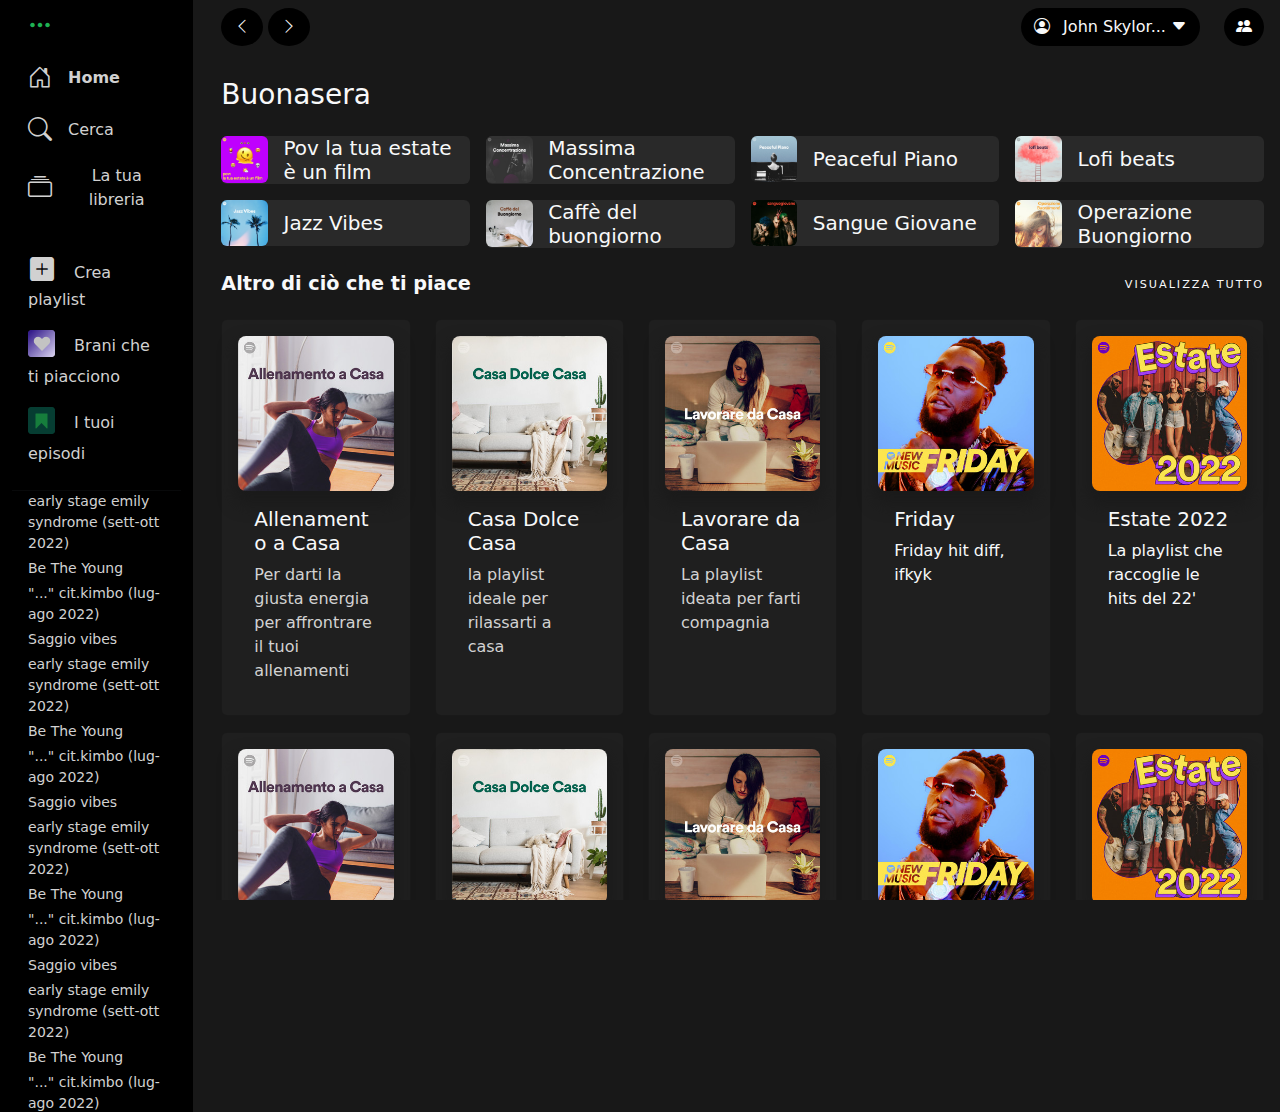
<file: index.html>
<!DOCTYPE html>
<html lang="en">
  <head>
    <meta charset="utf-8" />
    <meta name="viewport" content="width=device-width, initial-scale=1" />
    <title>Spotify-clone</title>
    <link rel="stylesheet" href="./assets/sass/costum-bootsrap.css" />
    <link rel="stylesheet" href="./assets/css/circular-font.css" />
    <link
      rel="stylesheet"
      href="https://cdn.jsdelivr.net/npm/bootstrap-icons@1.11.2/font/bootstrap-icons.min.css"
    />
    <link rel="icon" href="./assets/imgs/logo-toptop.png" />
  </head>
  <body class="container-fluid bg-secondary">
    <div class="row">
      <!-- sidebar -->
      <div class="col bg-black" id="sx-part">
        <div class="d-flex flex-sm-row flex-lg-column justify-content-center">
          <ul class="nav flex-row w-100 justify-content-around flex-lg-column">
            <li class="nav-item d-none d-lg-block">
              <a class="nav-link" href="#"
                ><i class="bi bi-three-dots fs-4 me-0 me-lg-3 text-primary"></i>
              </a>
            </li>
            <li class="nav-item">
              <a
                class="nav-link active nav-link text-fontB50 fw-bold d-flex flex-column text-center flex-lg-row align-items-center"
                href="./index.html"
                ><i class="bi bi-house-door me-0 me-lg-3 fs-4 text-fontB50"></i>
                <p class="d-flex flex-row m-0">Home</p>
              </a>
            </li>
            <li class="nav-item">
              <a
                class="nav-link nav-link text-fontB50 d-flex flex-column text-center flex-lg-row align-items-center"
                href="./search-revisited.html"
                ><i class="bi bi-search fs-4 me- me-lg-3 text-fontB50"></i>
                <p class="d-flex flex-row m-0">Cerca</p></a
              >
            </li>
            <li class="nav-item">
              <a
                class="nav-link nav-link text-fontB50 d-flex flex-column text-center flex-lg-row align-items-center"
                href="#"
                ><i class="bi bi-collection fs-4 me-3 text-fontB50"></i>
                <p class="d-flex flex-row m-0">La tua libreria</p>
              </a>
            </li>
            <li class="nav-item mt-4 d-none d-lg-block">
              <a class="nav-link text-fontB50" href="#"
                ><i
                  class="bi bi-plus-square-fill fs-4 text-fontB50"
                  style="margin-right: 20px; margin-left: 2px"
                ></i
                >Crea playlist</a
              >
            </li>
            <li class="nav-item d-none d-lg-block">
              <a class="nav-link text-fontB50" href="#"
                ><img
                  src="./assets/imgIcon/heart.png"
                  alt="heart icon"
                  class="sideBarIcon"
                />
                Brani che ti piacciono</a
              >
            </li>
            <li class="nav-item d-none d-lg-block">
              <a class="nav-link text-fontB50" href="#"
                ><img
                  src="./assets/imgIcon/Saved.png "
                  alt="saved icon"
                  class="sideBarIcon"
                />
                I tuoi episodi</a
              >
            </li>
          </ul>
          <!-- list sidebar -->
          <hr class="bg-grigino mb-0" />
          <div id="list-Side-Bar">
            <ul
              class="nav flex-column text-fontB fw-light ms-3 d-none d-lg-block"
              style="font-size: 14px"
            >
              <li class="nav-item mb-1">
                early stage emily syndrome (sett-ott 2022)
              </li>
              <li class="nav-item mb-1">Be The Young</li>
              <li class="nav-item mb-1">"..." cit.kimbo (lug-ago 2022)</li>
              <li class="nav-item mb-1">Saggio vibes</li>
              <li class="nav-item mb-1">
                early stage emily syndrome (sett-ott 2022)
              </li>
              <li class="nav-item mb-1">Be The Young</li>
              <li class="nav-item mb-1">"..." cit.kimbo (lug-ago 2022)</li>
              <li class="nav-item mb-1">Saggio vibes</li>
              <li class="nav-item mb-1">
                early stage emily syndrome (sett-ott 2022)
              </li>
              <li class="nav-item mb-1">Be The Young</li>
              <li class="nav-item mb-1">"..." cit.kimbo (lug-ago 2022)</li>
              <li class="nav-item mb-1">Saggio vibes</li>
              <li class="nav-item mb-1">
                early stage emily syndrome (sett-ott 2022)
              </li>
              <li class="nav-item mb-1">Be The Young</li>
              <li class="nav-item mb-1">"..." cit.kimbo (lug-ago 2022)</li>
              <li class="nav-item mb-1">Saggio vibes</li>
              <li class="nav-item mb-1">
                early stage emily syndrome (sett-ott 2022)
              </li>
              <li class="nav-item mb-1">Be The Young</li>
              <li class="nav-item mb-1">"..." cit.kimbo (lug-ago 2022)</li>
              <li class="nav-item mb-1">Saggio vibes</li>
              <li class="nav-item mb-1">
                early stage emily syndrome (sett-ott 2022)
              </li>
              <li class="nav-item mb-1">Be The Young</li>
              <li class="nav-item mb-1">"..." cit.kimbo (lug-ago 2022)</li>
              <li class="nav-item mb-1">Saggio vibes</li>
              <li class="nav-item mb-1">
                early stage emily syndrome (sett-ott 2022)
              </li>
              <li class="nav-item mb-1">Be The Young</li>
              <li class="nav-item mb-1">"..." cit.kimbo (lug-ago 2022)</li>
              <li class="nav-item mb-1">Saggio vibes</li>
              <li class="nav-item mb-1">
                early stage emily syndrome (sett-ott 2022)
              </li>
              <li class="nav-item mb-1">Be The Young</li>
              <li class="nav-item mb-1">"..." cit.kimbo (lug-ago 2022)</li>
              <li class="nav-item mb-1">Saggio vibes</li>
              <li class="nav-item mb-1">
                early stage emily syndrome (sett-ott 2022)
              </li>
              <li class="nav-item mb-1">Be The Young</li>
              <li class="nav-item mb-1">"..." cit.kimbo (lug-ago 2022)</li>
              <li class="nav-item mb-1">Saggio vibes</li>
              <li class="nav-item mb-1">
                early stage emily syndrome (sett-ott 2022)
              </li>
              <li class="nav-item mb-1">Be The Young</li>
              <li class="nav-item mb-1">"..." cit.kimbo (lug-ago 2022)</li>
              <li class="nav-item mb-1">Saggio vibes</li>
              <li class="nav-item mb-1">
                early stage emily syndrome (sett-ott 2022)
              </li>
              <li class="nav-item mb-1">Be The Young</li>
              <li class="nav-item mb-1">"..." cit.kimbo (lug-ago 2022)</li>
              <li class="nav-item mb-1">Saggio vibes</li>
              <li class="nav-item mb-1">Saggio vibes</li>
              <li class="nav-item mb-1">Be The Young</li>
              <li class="nav-item mb-1">"..." cit.kimbo (lug-ago 2022)</li>
              <li class="nav-item mb-1">Saggio vibes</li>
              <li class="nav-item mb-1">Saggio vibes</li>
              <li class="nav-item mb-1">Be The Young</li>
              <li class="nav-item mb-1">"..." cit.kimbo (lug-ago 2022)</li>
              <li class="nav-item mb-1">Saggio vibes</li>
              <li class="nav-item mb-1">Saggio vibes</li>
              <li class="nav-item mb-1">Be The Young</li>
              <li class="nav-item mb-1">"..." cit.kimbo (lug-ago 2022)</li>
              <li class="nav-item mb-1">Saggio vibes</li>
              <li class="nav-item mb-1">Saggio vibes</li>
              <li class="nav-item mb-1">Be The Young</li>
              <li class="nav-item mb-1">"..." cit.kimbo (lug-ago 2022)</li>
              <li class="nav-item mb-1">Saggio vibes</li>
              <li class="nav-item mb-1">Saggio vibes</li>
              <li class="nav-item mb-1">Be The Young</li>
              <li class="nav-item mb-1">"..." cit.kimbo (lug-ago 2022)</li>
              <li class="nav-item mb-1">Saggio vibes</li>
              <li class="nav-item mb-1">Saggio vibes</li>
              <li class="nav-item mb-1">Test vibes</li>
            </ul>
          </div>
        </div>
      </div>
      <!-- mid section -->
      <div class="col-lg-10 col-md-12 text-light ms-3 me-1" id="mid-part">
        <!-- mid top part -->
        <div class="nav d-flex justify-content-between mt-2">
          <div>
            <div class="btn bg-black text-light rounded-circle">
              <i class="bi bi-chevron-left"></i>
            </div>
            <div class="btn bg-black text-light rounded-circle">
              <i class="bi bi-chevron-right"></i>
            </div>
          </div>
          <div class="d-flex align-itmes-center">
            <div class="dropdown me-4">
              <button
                class="btn bg-black text-light rounded-5"
                type="button"
                id="dropdownMenuButton2"
                data-bs-toggle="dropdown"
                aria-expanded="false"
              >
                <i class="bi bi-person-circle me-2"></i>
                John Skylor...
                <i class="bi bi-caret-down-fill"></i>
              </button>
              <ul
                class="dropdown-menu dropdown-menu-dark"
                aria-labelledby="dropdownMenuButton2"
              >
                <li>
                  <a class="dropdown-item active" href="#"
                    ><b>Account</b><i class="bx bx-link-external"></i
                  ></a>
                </li>
                <li>
                  <a class="dropdown-item" href="#"><b>Profilo</b></a>
                </li>
                <li>
                  <a class="dropdown-item" href="#"><b>Sessione privata</b></a>
                </li>
                <li><a class="dropdown-item" href="#">Impostazioni</a></li>
                <li><hr class="dropdown-divider" /></li>
                <li><a class="dropdown-item text-danger" href="#">Esci</a></li>
              </ul>
            </div>
            <!-- <div
              class="btn btn-group bg-black text-light rounded-circle"
              id="friendBtn"
            > -->

            <!-- attivitá amici -->
            <button
              id="friendActivityButton"
              class="btn btn-dark bg-black circle border border-0"
              type="button"
              data-bs-toggle="offcanvas"
              data-bs-target="#offcanvasRight"
              aria-controls="offcanvasRight"
            >
              <i class="bi bi-people-fill"></i>
            </button>
            <!-- </div> -->
          </div>
        </div>

        <!-- banner of the mid section -->
        <div class="container-fluid mt-3 px-0">
          <div
            class="card px-3 rounded-0 text-white border border-0"
            id="bannerMid"
          ></div>
        </div>

        <!-- buonasera part for small screen-->
        <div class="d-flex justify-content-between align-items-center my-3 bg-">
          <h3 class="">Buonasera</h3>
          <span class="mx-5"
            ><ul class="list-unstyled d-flex flex-row mt-3 d-lg-none d-xl-none">
              <li>
                <a href="" class="text-fontB fs-1 position-relative me-4"
                  ><i class="bi bi-bell"></i
                  ><span
                    class="position-absolute top-0 start-100 translate-middle badge rounded-circle bg-badgeBlue"
                    ><p class="fs-7 m-0 p-0">1</p></span
                  ></a
                >
              </li>
              <li>
                <a href="" class="text-fontB fs-1 me-4"
                  ><i class="bi bi-clock-history"></i
                ></a>
              </li>
              <li>
                <a href="" class="text-fontB fs-1"
                  ><i class="bi bi-gear"></i
                ></a>
              </li></ul
          ></span>
        </div>
        <div class="d-lg-none row g-3 row-cols-1 row-cols-sm-2 row-cols-md-3">
          <!-- PRIMO DIV CAPRICCIOSO ------------------------------------>
          <div class="col">
            <div class="d-flex bg-grigino rounded-2 align-items-center">
              <div class="col">
                <img
                  src="./assets/imgs/main/image-2.jpg"
                  class="card-img w-50 rounded-2"
                  alt="Card Image"
                />
              </div>
              <h5 class="col card-title">La tua estate è un film</h5>
            </div>
          </div>
          <!-- SECONDO DIV CAPRICCIOSO -------------------------------->
          <div class="col">
            <div class="d-flex bg-grigino rounded-2 align-items-center">
              <div class="col">
                <img
                  src="./assets/imgs/main/image-3.jpg"
                  class="card-img w-50 rounded-2"
                  alt="Card Image"
                />
              </div>
              <h5 class="col card-title">Massima Concentrazione</h5>
            </div>
          </div>
          <div class="col">
            <div class="d-flex bg-grigino rounded-2 align-items-center">
              <div class="col">
                <img
                  src="./assets/imgs/main/image-4.jpg"
                  class="card-img w-50 rounded-2"
                  alt="Card Image"
                />
              </div>
              <h5 class="col card-title">Peaceful piano</h5>
            </div>
          </div>
          <div class="col">
            <div class="d-flex bg-grigino rounded-2 align-items-center g-0">
              <div class="col">
                <img
                  src="./assets/imgs/main/image-5.jpg"
                  class="card-img w-50 rounded-2"
                  alt="Card Image"
                />
              </div>
              <h5 class="col card-title playHover">Lofi beats</h5>
            </div>
          </div>
          <div class="col">
            <div class="d-flex bg-grigino rounded-2 align-items-center">
              <div class="col">
                <img
                  src="./assets/imgs/main/image-6.jpg"
                  class="card-img w-50 rounded-2"
                  alt="Card Image"
                />
              </div>
              <h5 class="col card-title">Jazz Vibes</h5>
            </div>
          </div>
          <div class="col">
            <div class="d-flex bg-grigino rounded-2 align-items-center">
              <div class="col">
                <img
                  src="./assets/imgs/main/image-7.jpg"
                  class="card-img w-50 rounded-2"
                  alt="Card Image"
                />
              </div>
              <h5 class="col card-title">Caffè del buongiorno</h5>
            </div>
          </div>
          <div class="col">
            <div class="d-flex bg-grigino rounded-2 align-items-center">
              <div class="col">
                <img
                  src="./assets/imgs/main/image-8.jpg"
                  class="card-img w-50 rounded-2"
                  alt="Card Image"
                />
              </div>
              <h5 class="col card-title">Sangue Giovane</h5>
            </div>
          </div>
          <div class="col">
            <div class="d-flex bg-grigino rounded-2 align-items-center">
              <div class="col">
                <img
                  src="./assets/imgs/main/image-10.jpg"
                  class="card-img w-50 rounded-2"
                  alt="Card Image"
                />
              </div>
              <h5 class="col card-title">Operazione Buongiorno</h5>
            </div>
          </div>
        </div>
        <!-- buonasera part for lg screen -->
        <div class="d-none d-md-none d-lg-flex row g-3 row-cols-lg-4">
          <div class="col">
            <div class="d-flex bg-grigino rounded-2 align-items-center">
              <div class="col">
                <img
                  src="./assets/imgs/main/image-2.jpg"
                  class="card-img w-75 rounded-2"
                  alt="Card Image"
                />
              </div>
              <h5 class="col-md-9 card-title playHover">
                Pov la tua estate è un film
              </h5>
            </div>
          </div>
          <div class="col">
            <div class="d-flex bg-grigino rounded-2 align-items-center">
              <div class="col">
                <img
                  src="./assets/imgs/main/image-3.jpg"
                  class="card-img w-75 rounded-2"
                  alt="Card Image"
                />
              </div>
              <h5 class="col-md-9 card-title playHover">
                Massima Concentrazione
              </h5>
            </div>
          </div>
          <div class="col">
            <div class="d-flex bg-grigino rounded-2 align-items-center">
              <div class="col">
                <img
                  src="./assets/imgs/main/image-4.jpg"
                  class="card-img w-75 rounded-2"
                  alt="Card Image"
                />
              </div>
              <h5 class="col-md-9 card-title playHover">Peaceful Piano</h5>
            </div>
          </div>
          <div class="col">
            <div class="d-flex bg-grigino rounded-2 align-items-center">
              <div class="col">
                <img
                  src="./assets/imgs/main/image-5.jpg"
                  class="card-img w-75 rounded-2"
                  alt="Card Image"
                />
              </div>
              <h5 class="col-md-9 card-title playHover">Lofi beats</h5>
            </div>
          </div>
          <div class="col">
            <div class="d-flex bg-grigino rounded-2 align-items-center">
              <div class="col">
                <img
                  src="./assets/imgs/main/image-6.jpg"
                  class="card-img w-75 rounded-2"
                  alt="Card Image"
                />
              </div>
              <h5 class="col-md-9 card-title playHover">Jazz Vibes</h5>
            </div>
          </div>
          <div class="col">
            <div class="d-flex bg-grigino rounded-2 align-items-center">
              <div class="col">
                <img
                  src="./assets/imgs/main/image-7.jpg"
                  class="card-img w-75 rounded-2"
                  alt="Card Image"
                />
              </div>
              <h5 class="col-md-9 card-title playHover">
                Caffè del buongiorno
              </h5>
            </div>
          </div>
          <div class="col">
            <div class="d-flex bg-grigino rounded-2 align-items-center">
              <div class="col">
                <img
                  src="./assets/imgs/main/image-8.jpg"
                  class="card-img w-75 rounded-2"
                  alt="Card Image"
                />
              </div>
              <h5 class="col-md-9 card-title playHover">Sangue Giovane</h5>
            </div>
          </div>
          <div class="col">
            <div class="d-flex bg-grigino rounded-2 align-items-center">
              <div class="col">
                <img
                  src="./assets/imgs/main/image-10.jpg"
                  class="card-img w-75 rounded-2"
                  alt="Card Image"
                />
              </div>
              <h5 class="col-md-9 card-title playHover">
                Operazione Buongiorno
              </h5>
            </div>
          </div>
        </div>

        <!-- other thing that you like part -->
        <div class="d-flex justify-content-between align-items-center my-2">
          <h3 class="my-3 fs-7 fw-bold">Altro di ciò che ti piace</h3>
          <span class="mt-1 custom-letter-spacing fs-small"
            >VISUALIZZA TUTTO</span
          >
        </div>
        <div
          class="row row-cols-2 row-cols-sm-3 row-cols-md-3 row-cols-lg-5 g-3 gx-4"
        >
          <div class="col">
            <div class="card p-3 bg-darkerBg text-light h-100">
              <img
                src="./assets/imgs/main/image-14.jpg"
                class="card-img-top rounded-3 shadowB"
                alt="card image"
              />
              <div class="card-body">
                <h5 class="card-title playHoverB">Allenamento a Casa</h5>
                <p class="card-text text-fontB">
                  Per darti la giusta energia per affrontrare il tuoi
                  allenamenti
                </p>
              </div>
            </div>
          </div>
          <div class="col">
            <div class="card p-3 bg-darkerBg text-light h-100">
              <img
                src="./assets/imgs/main/image-15.jpg"
                class="card-img-top rounded-3 shadowB"
                alt="card image"
              />
              <div class="card-body">
                <h5 class="card-title playHoverB">Casa Dolce Casa</h5>
                <p class="card-text text-fontB">
                  la playlist ideale per rilassarti a casa
                </p>
              </div>
            </div>
          </div>
          <div class="col">
            <div class="card p-3 bg-darkerBg text-light h-100">
              <img
                src="./assets/imgs/main/image-16.jpg"
                class="card-img-top rounded-3 shadowB"
                alt="card image"
              />
              <div class="card-body">
                <h5 class="card-title playHoverB">Lavorare da Casa</h5>
                <p class="card-text text-fontB">
                  La playlist ideata per farti compagnia
                </p>
              </div>
            </div>
          </div>
          <div class="col">
            <div class="card p-3 bg-darkerBg text-light h-100">
              <img
                src="./assets/imgs/main/image-17.jpg"
                class="card-img-top rounded-3 shadowB"
                alt="card image"
              />
              <div class="card-body">
                <h5 class="card-title playHoverB">Friday</h5>
                <p class="card-text">Friday hit diff, ifkyk</p>
              </div>
            </div>
          </div>
          <div class="col">
            <div class="card p-3 bg-darkerBg text-light h-100">
              <img
                src="./assets/imgs/main/image-18.jpg"
                class="card-img-top rounded-3 shadowB"
                alt="card image"
              />
              <div class="card-body">
                <h5 class="card-title playHoverB">Estate 2022</h5>
                <p class="card-text">
                  La playlist che raccoglie le hits del 22'
                </p>
              </div>
            </div>
          </div>
          <div class="col">
            <div class="card p-3 bg-darkerBg text-light h-100">
              <img
                src="./assets/imgs/main/image-14.jpg"
                class="card-img-top rounded-3 shadowB"
                alt="card image"
              />
              <div class="card-body">
                <h5 class="card-title playHoverB">Allenamento a Casa</h5>
                <p class="card-text text-fontB">
                  Per darti la giusta energia per affrontare il tui allenamenti
                </p>
              </div>
            </div>
          </div>
          <div class="col">
            <div class="card p-3 bg-darkerBg text-light h-100">
              <img
                src="./assets/imgs/main/image-15.jpg"
                class="card-img-top rounded-3 shadowB"
                alt="card image"
              />
              <div class="card-body">
                <h5 class="card-title playHoverB">Casa Dolce Casa</h5>
                <p class="card-text text-fontB">
                  la playlist ideale per rilassarti a casa
                </p>
              </div>
            </div>
          </div>
          <div class="col">
            <div class="card p-3 bg-darkerBg text-light h-100">
              <img
                src="./assets/imgs/main/image-16.jpg"
                class="card-img-top rounded-3 shadowB"
                alt="card image"
              />
              <div class="card-body">
                <h5 class="card-title playHoverB">Lavorare da Casa</h5>
                <p class="card-text text-fontB">
                  La playlist ideata per farti compagnia
                </p>
              </div>
            </div>
          </div>
          <div class="col">
            <div class="card p-3 bg-darkerBg text-light h-100">
              <img
                src="./assets/imgs/main/image-17.jpg"
                class="card-img-top rounded-3 shadowB"
                alt="card image"
              />
              <div class="card-body">
                <h5 class="card-title playHoverB">Friday</h5>
                <p class="card-text">Friday hit diff, ifkyk</p>
              </div>
            </div>
          </div>
          <div class="col">
            <div class="card p-3 bg-darkerBg text-light h-100">
              <img
                src="./assets/imgs/main/image-18.jpg"
                class="card-img-top rounded-3 shadowB"
                alt="card image"
              />
              <div class="card-body">
                <h5 class="card-title playHoverB">Estate 2022</h5>
                <p class="card-text">
                  La playlist che raccoglie le hits del 22'
                </p>
              </div>
            </div>
          </div>
          <div class="col">
            <div class="card p-3 bg-darkerBg text-light h-100">
              <img
                src="./assets/imgs/main/image-14.jpg"
                class="card-img-top rounded-3 shadowB"
                alt="card image"
              />
              <div class="card-body">
                <h5 class="card-title playHoverB">Allenamento a Casa</h5>
                <p class="card-text text-fontB">
                  Per darti la giusta energia per affrontrare il tuoi
                  allenamenti
                </p>
              </div>
            </div>
          </div>
          <div class="col">
            <div class="card p-3 bg-darkerBg text-light h-100">
              <img
                src="./assets/imgs/main/image-15.jpg"
                class="card-img-top rounded-3 shadowB"
                alt="card image"
              />
              <div class="card-body">
                <h5 class="card-title playHoverB">Casa Dolce Casa</h5>
                <p class="card-text text-fontB">
                  la playlist ideale per rilassarti a casa
                </p>
              </div>
            </div>
          </div>
          <div class="col">
            <div class="card p-3 bg-darkerBg text-light h-100">
              <img
                src="./assets/imgs/main/image-16.jpg"
                class="card-img-top rounded-3 shadowB"
                alt="card image"
              />
              <div class="card-body">
                <h5 class="card-title playHoverB">Lavorare da Casa</h5>
                <p class="card-text text-fontB">
                  La playlist ideata per farti compagnia
                </p>
              </div>
            </div>
          </div>
          <div class="col">
            <div class="card p-3 bg-darkerBg text-light h-100">
              <img
                src="./assets/imgs/main/image-17.jpg"
                class="card-img-top rounded-3 shadowB"
                alt="card image"
              />
              <div class="card-body">
                <h5 class="card-title playHoverB">Friday</h5>
                <p class="card-text">Friday hit diff, ifkyk</p>
              </div>
            </div>
          </div>
          <div class="col">
            <div class="card p-3 bg-darkerBg text-light h-100">
              <img
                src="./assets/imgs/main/image-18.jpg"
                class="card-img-top rounded-3 shadowB"
                alt="card image"
              />
              <div class="card-body">
                <h5 class="card-title playHoverB">Estate 2022</h5>
                <p class="card-text">
                  La playlist che raccoglie le hits del 22'
                </p>
              </div>
            </div>
          </div>
        </div>
      </div>
      <!-- right section -->
      <div
        class="offcanvas offcanvas-end bg-black text-white"
        tabindex="-1"
        id="offcanvasRight"
        aria-labelledby="offcanvasRightLabel"
        aria-modal="true"
        role="dialog"
      >
        <div class="offcanvas-header">
          <h5 id="offcanvasRightLabel" class="fs-6 fw-bold text-fontB">
            Attività amici
          </h5>
          <div>
            <button
              type="button"
              class="btn circle fs-6 text-light"
              aria-label="add friend"
            >
              <i class="bi bi-person-add"></i>
            </button>
            <button
              type="button"
              class="btn circle fs-6 text-light"
              data-bs-dismiss="offcanvas"
              aria-label="Close"
            >
              <i class="bi bi-x-lg"></i>
            </button>
          </div>
        </div>
        <div class="offcanvas-body" id="friendsActivity">
          <!-- -------------------------------------------------------------------- -->
          <div class="container-fluid mb-4">
            <div class="row">
              <div class="col-2">
                <a href="#" class="friendAnchors text-friendFeed"
                  ><img
                    src="./assets/friend-profile-img/james-brown-carl-gouveia.jpg"
                    alt="friend's image"
                    class="circle img-fluid"
                /></a>
              </div>
              <div class="col-7">
                <a href="#" class="friendAnchors"
                  ><p class="m-0 fw-bold text-fontB50">James Brown</p></a
                >
                <p class="m-0">
                  <a href="" class="friendAnchors text-friendFeed"
                    ><span>Riders Of The Storm</span></a
                  >
                  <i class="bi bi-dot"></i>
                  <a href="" class="friendAnchors text-friendFeed"
                    ><span>The Doors</span></a
                  >
                </p>
                <p class="m-0 fs-6 text-truncate text-friendFeed">
                  <a href="" class="friendAnchors text-friendFeed">
                    <i class="bi bi-disc"></i>
                    <span>L.A. Woman (1971)</span></a
                  >
                </p>
              </div>
              <div class="col-3">
                <p class="m-0 fs-6 text-friendFeed">2 min fa</p>
              </div>
            </div>
          </div>
          <!-- ---------------------------------------------------------------------------- -->
          <div class="container-fluid mb-4">
            <div class="row">
              <div class="col-2">
                <a href="#" class="friendAnchors text-friendFeed"
                  ><img
                    src="./assets/friend-profile-img/Gigi-Profile.jfif"
                    alt="friend's image"
                    class="circle img-fluid"
                /></a>
              </div>
              <div class="col-7">
                <a href="#" class="friendAnchors"
                  ><p class="m-0 fw-bold text-fontB50">Gigi D'Alessio</p></a
                >
                <p class="m-0">
                  <a href="" class="friendAnchors text-friendFeed"
                    ><span>O'Sarracino</span></a
                  >
                  <i class="bi bi-dot"></i>
                  <a href="" class="friendAnchors text-friendFeed"
                    ><span>Renato Carosone</span></a
                  >
                </p>
                <p class="m-0 fs-6 text-truncate text-friendFeed">
                  <a href="" class="friendAnchors text-friendFeed">
                    <i class="bi bi-disc"></i>
                    <span>O'Sarracino singolo (1958)</span></a
                  >
                </p>
              </div>
              <div class="col-3">
                <p class="m-0 fs-6 text-friendFeed">9 min fa</p>
              </div>
            </div>
          </div>

          <div class="container-fluid mb-4">
            <div class="row">
              <div class="col-2">
                <a href="#" class="friendAnchors text-friendFeed"
                  ><img
                    src="./assets/friend-profile-img/depositphotos_609401492-stock-photo-american-singer-actress-mary-blige.jpg"
                    alt="friend's image"
                    class="circle img-fluid"
                /></a>
              </div>
              <div class="col-7">
                <a href="#" class="friendAnchors"
                  ><p class="m-0 fw-bold text-fontB50">Mary J. Blige</p></a
                >
                <p class="m-0">
                  <a href="" class="friendAnchors text-friendFeed"
                    ><span>In Da Club </span></a
                  >
                  <i class="bi bi-dot"></i>
                  <a href="" class="friendAnchors text-friendFeed"
                    ><span>50 Cent</span></a
                  >
                </p>
                <p class="m-0 fs-6 text-truncate text-friendFeed">
                  <a href="" class="friendAnchors text-friendFeed">
                    <i class="bi bi-disc"></i>
                    <span>Get Rich or Die Tryin' (2003)</span></a
                  >
                </p>
              </div>
              <div class="col-3">
                <p class="m-0 fs-6 text-friendFeed">1 ora fa</p>
              </div>
            </div>
          </div>
          <div class="container-fluid mb-4">
            <div class="row">
              <div class="col-2">
                <a href="#" class="friendAnchors text-friendFeed"
                  ><img
                    src="./assets/friend-profile-img/Paul-Profile.jfif"
                    alt="friend's image"
                    class="circle img-fluid"
                /></a>
              </div>
              <div class="col-7">
                <a href="#" class="friendAnchors"
                  ><p class="m-0 fw-bold text-fontB50">Paul McCartney</p></a
                >
                <p class="m-0">
                  <a href="" class="friendAnchors text-friendFeed"
                    ><span>Paint It, Black</span></a
                  >
                  <i class="bi bi-dot"></i>
                  <a href="" class="friendAnchors text-friendFeed"
                    ><span>The Rolling Stones</span></a
                  >
                </p>
                <p class="m-0 fs-6 text-truncate text-friendFeed">
                  <a href="" class="friendAnchors text-friendFeed">
                    <i class="bi bi-disc"></i>
                    <span>Aftermath (1966)</span></a
                  >
                </p>
              </div>
              <div class="col-3">
                <p class="m-0 fs-6 text-friendFeed">3 ore fa</p>
              </div>
            </div>
          </div>
          <div class="container-fluid mb-4">
            <div class="row">
              <div class="col-2">
                <a href="#" class="friendAnchors text-friendFeed"
                  ><img
                    src="./assets/friend-profile-img/stevie-wonder-manish-mansinh.jpg"
                    alt="friend's image"
                    class="circle img-fluid"
                /></a>
              </div>
              <div class="col-7">
                <a href="#" class="friendAnchors"
                  ><p class="m-0 fw-bold text-fontB50">Stevie Wonder</p></a
                >
                <p class="m-0">
                  <a href="" class="friendAnchors text-friendFeed"
                    ><span>Never Too Much</span></a
                  >
                  <i class="bi bi-dot"></i>
                  <a href="" class="friendAnchors text-friendFeed"
                    ><span>Luther Vandross</span></a
                  >
                </p>
                <p class="m-0 fs-6 text-truncate text-friendFeed">
                  <a href="" class="friendAnchors text-friendFeed">
                    <i class="bi bi-disc"></i>
                    <span>Black Music Lounge, Pt.3 (1981)</span></a
                  >
                </p>
              </div>
              <div class="col-3">
                <p class="m-0 fs-6 text-friendFeed">6 ore fa</p>
              </div>
            </div>
          </div>

          <!---------------------------------------------------------------------------->
        </div>
      </div>
    </div>

    <!-- Sezione in fondo alla pagina (Bottom-player) -->

    <!-- BOTTOM PLAYER--schermi piccoli(responsive) --->

    <!-- player jovel -->
    <div
      id="player-bar"
      class="overlay z-2 bg-grigino text-light d-none border border-fontB border-bottom-0 border-start-0 border-end-0 position-fixed bottom-0 start-0 end-0"
    >
      <div class="container-fluid">
        <div class="row">
          <!-- parte a sx  player-->
          <div class="col d-flex align-items-center p-2">
            <img
              src="./assets/imgs/main/image-14.jpg"
              alt=""
              height="70px"
              id="album-cover"
              class="rounded-2 d-none d-lg-block"
            />
            <div class="d-flex flex-column ms-3">
              <p id="song-name" class="mt-3 mb-0"></p>
              <p id="artist-name" class="text-fontB"></p>
            </div>
            <img
              src="./assets/imgIcon/Like.png"
              alt="like"
              class="iconImg ms-5 d-none d-lg-block"
            />
          </div>
          <!-- parte centrale player -->
          <div class="col text-center mt-3 fs-3 mb-1">
            <audio id="audioDiv">
              <source src="" type="video/mp4" />
            </audio>

            <div
              id="centralPlayer"
              class="div d-flex justify-content-end align-items-center justify-content-lg-center"
            >
              <div class="btn d-none d-lg-block">
                <img
                  src="./assets/imgIcon/Shuffle.svg"
                  alt=""
                  class="iconImg d-none d-lg-block"
                />
              </div>
              <div class="btn d-none d-lg-block">
                <img
                  src="./assets/imgIcon/Previous.svg"
                  alt=""
                  class="iconImg"
                  id="previus-btn"
                />
              </div>
              <div class="d-lg-none"><i class="bi bi-heart"></i></div>
              <div class="d-lg-none"><i class="bi bi-speaker"></i></div>
              <div id="play-playerBar"></div>
              <div class="btn d-none d-lg-block">
                <img
                  src="./assets/imgIcon/Next.svg"
                  alt=""
                  class="iconImg"
                  id="next-btn"
                />
              </div>
              <div>
                <img
                  src="./assets/imgIcon/Repeat.png"
                  alt="Repeat"
                  class="iconImg ms-2 d-none d-lg-block mt-1"
                />
              </div>
            </div>
            <!-- progress bar e tempo -->
            <div
              class="d-none d-lg-flex justify-content-between align-items-center"
            >
              <div><p id="time-left" class="fs-6 mb-0 text-fontB">44</p></div>
              <!-- progress bar -->
              <div id="progress-container">
                <div id="progress-bar"></div>
              </div>
              <div><p id="time" class="fs-6 mb-0 text-fontB">22</p></div>
            </div>
          </div>
          <!-- player a destra -->
          <div
            class="col d-none d-lg-flex align-items-center justify-content-end fs-4"
          >
            <div class="btn">
              <img src="./assets/imgIcon/Lyrics.svg" alt="" class="iconImg" />
            </div>
            <div class="btn">
              <img src="./assets/imgIcon/Queue.svg" alt="" class="iconImg" />
            </div>
            <div class="btn">
              <img
                src="./assets/imgIcon/Connect to a device.svg"
                alt=""
                class="iconImg"
              />
            </div>

            <div id="mute-Unmute"></div>

            <input
              type="range"
              id="volumeSlider"
              class="sliderStyle rounded-1"
              min="0"
              max="1"
              step="0.1"
              value="1"
            />

            <div>
              <img
                src="./assets/imgIcon/Full screen.png"
                alt=""
                class="iconImg ms-3 d-none d-lg-block"
                height="15px"
              />
            </div>
          </div>
        </div>
      </div>
    </div>

    <script
      src="https://cdn.jsdelivr.net/npm/bootstrap@5.2.3/dist/js/bootstrap.bundle.min.js"
      integrity="sha384-kenU1KFdBIe4zVF0s0G1M5b4hcpxyD9F7jL+jjXkk+Q2h455rYXK/7HAuoJl+0I4"
      crossorigin="anonymous"
    ></script>
    <script src="./script/index-revisited.js"></script>
  </body>
</html>
</file>
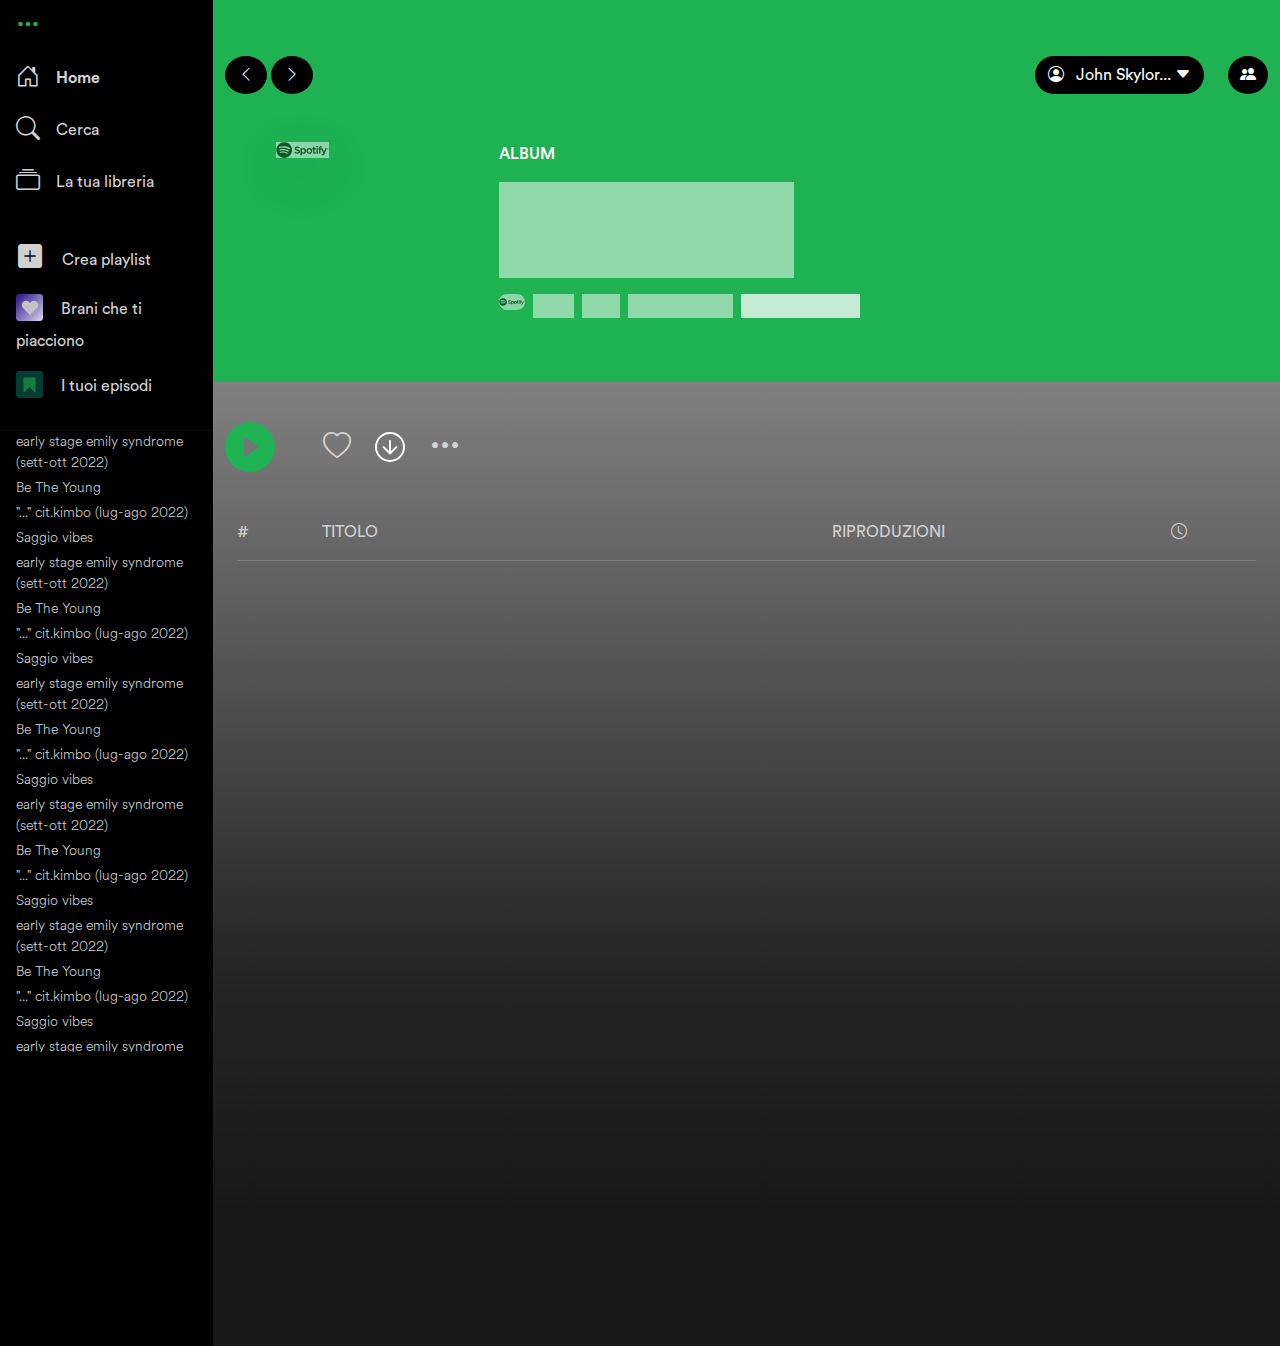
<file: album.html>
<!DOCTYPE html>
<html lang="en">
  <head>
    <meta charset="utf-8" />
    <meta name="viewport" content="width=device-width, initial-scale=1" />
    <title>Spotify-clone-Album</title>
    <link rel="stylesheet" href="./assets/sass/costum-bootsrap.css" />
    <link rel="stylesheet" href="./assets/css/circular-font.css" />
    <link rel="stylesheet" href="./assets/sass/album-style.css" />
    <link
      rel="stylesheet"
      href="https://cdn.jsdelivr.net/npm/bootstrap-icons@1.11.3/font/bootstrap-icons.min.css"
    />
    <link rel="icon" href="./assets/imgs/logo-toptop.png" />
  </head>

  <body style="font-family: Circular" class="position-relative">
    <div class="row gx-0">
      <!-- sidebar -->
      <div class="col bg-black" id="sx-part">
        <div class="d-flex flex-sm-row flex-lg-column justify-content-center">
          <ul class="nav flex-row w-100 justify-content-around flex-lg-column">
            <li class="nav-item d-none d-lg-block">
              <a class="nav-link" href="#"
                ><i class="bi bi-three-dots fs-4 me-0 me-lg-3 text-primary"></i>
              </a>
            </li>
            <li class="nav-item">
              <a
                class="nav-link active nav-link text-fontB50 fw-bold d-flex flex-column text-center flex-lg-row align-items-center"
                href="./index.html"
                ><i class="bi bi-house-door me-0 me-lg-3 fs-4 text-fontB50"></i>
                <p class="d-flex flex-row m-0">Home</p>
              </a>
            </li>
            <li class="nav-item">
              <a
                class="nav-link nav-link text-fontB50 d-flex flex-column text-center flex-lg-row align-items-center"
                href="./search-revisited.html"
                ><i class="bi bi-search fs-4 me- me-lg-3 text-fontB50"></i>
                <p class="d-flex flex-row m-0">Cerca</p></a
              >
            </li>
            <li class="nav-item">
              <a
                class="nav-link nav-link text-fontB50 d-flex flex-column text-center flex-lg-row align-items-center"
                href="#"
                ><i class="bi bi-collection fs-4 me-3 text-fontB50"></i>
                <p class="d-flex flex-row m-0">La tua libreria</p>
              </a>
            </li>
            <li class="nav-item mt-4 d-none d-lg-block">
              <a class="nav-link text-fontB50" href="#"
                ><i
                  class="bi bi-plus-square-fill fs-4 text-fontB50"
                  style="margin-right: 20px; margin-left: 2px"
                ></i
                >Crea playlist</a
              >
            </li>
            <li class="nav-item d-none d-lg-block">
              <a class="nav-link text-fontB50" href="#"
                ><img
                  src="./assets/imgIcon/heart.png"
                  alt="heart icon"
                  class="sideBarIcon"
                />
                Brani che ti piacciono</a
              >
            </li>
            <li class="nav-item d-none d-lg-block">
              <a class="nav-link text-fontB50" href="#"
                ><img
                  src="./assets/imgIcon/Saved.png "
                  alt="saved icon"
                  class="sideBarIcon"
                />
                I tuoi episodi</a
              >
            </li>
          </ul>
          <!-- list sidebar -->
          <hr class="bg-grigino mb-0" />
          <div id="list-Side-Bar">
            <ul
              class="nav flex-column text-fontB fw-light ms-3 d-none d-lg-block"
              style="font-size: 14px"
            >
              <li class="nav-item mb-1">
                early stage emily syndrome (sett-ott 2022)
              </li>
              <li class="nav-item mb-1">Be The Young</li>
              <li class="nav-item mb-1">"..." cit.kimbo (lug-ago 2022)</li>
              <li class="nav-item mb-1">Saggio vibes</li>
              <li class="nav-item mb-1">
                early stage emily syndrome (sett-ott 2022)
              </li>
              <li class="nav-item mb-1">Be The Young</li>
              <li class="nav-item mb-1">"..." cit.kimbo (lug-ago 2022)</li>
              <li class="nav-item mb-1">Saggio vibes</li>
              <li class="nav-item mb-1">
                early stage emily syndrome (sett-ott 2022)
              </li>
              <li class="nav-item mb-1">Be The Young</li>
              <li class="nav-item mb-1">"..." cit.kimbo (lug-ago 2022)</li>
              <li class="nav-item mb-1">Saggio vibes</li>
              <li class="nav-item mb-1">
                early stage emily syndrome (sett-ott 2022)
              </li>
              <li class="nav-item mb-1">Be The Young</li>
              <li class="nav-item mb-1">"..." cit.kimbo (lug-ago 2022)</li>
              <li class="nav-item mb-1">Saggio vibes</li>
              <li class="nav-item mb-1">
                early stage emily syndrome (sett-ott 2022)
              </li>
              <li class="nav-item mb-1">Be The Young</li>
              <li class="nav-item mb-1">"..." cit.kimbo (lug-ago 2022)</li>
              <li class="nav-item mb-1">Saggio vibes</li>
              <li class="nav-item mb-1">
                early stage emily syndrome (sett-ott 2022)
              </li>
              <li class="nav-item mb-1">Be The Young</li>
              <li class="nav-item mb-1">"..." cit.kimbo (lug-ago 2022)</li>
              <li class="nav-item mb-1">Saggio vibes</li>
              <li class="nav-item mb-1">
                early stage emily syndrome (sett-ott 2022)
              </li>
              <li class="nav-item mb-1">Be The Young</li>
              <li class="nav-item mb-1">"..." cit.kimbo (lug-ago 2022)</li>
              <li class="nav-item mb-1">Saggio vibes</li>
              <li class="nav-item mb-1">
                early stage emily syndrome (sett-ott 2022)
              </li>
              <li class="nav-item mb-1">Be The Young</li>
              <li class="nav-item mb-1">"..." cit.kimbo (lug-ago 2022)</li>
              <li class="nav-item mb-1">Saggio vibes</li>
              <li class="nav-item mb-1">
                early stage emily syndrome (sett-ott 2022)
              </li>
              <li class="nav-item mb-1">Be The Young</li>
              <li class="nav-item mb-1">"..." cit.kimbo (lug-ago 2022)</li>
              <li class="nav-item mb-1">Saggio vibes</li>
              <li class="nav-item mb-1">
                early stage emily syndrome (sett-ott 2022)
              </li>
              <li class="nav-item mb-1">Be The Young</li>
              <li class="nav-item mb-1">"..." cit.kimbo (lug-ago 2022)</li>
              <li class="nav-item mb-1">Saggio vibes</li>
              <li class="nav-item mb-1">
                early stage emily syndrome (sett-ott 2022)
              </li>
              <li class="nav-item mb-1">Be The Young</li>
              <li class="nav-item mb-1">"..." cit.kimbo (lug-ago 2022)</li>
              <li class="nav-item mb-1">Saggio vibes</li>
              <li class="nav-item mb-1">Saggio vibes</li>
              <li class="nav-item mb-1">Be The Young</li>
              <li class="nav-item mb-1">"..." cit.kimbo (lug-ago 2022)</li>
              <li class="nav-item mb-1">Saggio vibes</li>
              <li class="nav-item mb-1">Saggio vibes</li>
              <li class="nav-item mb-1">Be The Young</li>
              <li class="nav-item mb-1">"..." cit.kimbo (lug-ago 2022)</li>
              <li class="nav-item mb-1">Saggio vibes</li>
              <li class="nav-item mb-1">Saggio vibes</li>
              <li class="nav-item mb-1">Be The Young</li>
              <li class="nav-item mb-1">"..." cit.kimbo (lug-ago 2022)</li>
              <li class="nav-item mb-1">Saggio vibes</li>
              <li class="nav-item mb-1">Saggio vibes</li>
              <li class="nav-item mb-1">Be The Young</li>
              <li class="nav-item mb-1">"..." cit.kimbo (lug-ago 2022)</li>
              <li class="nav-item mb-1">Saggio vibes</li>
              <li class="nav-item mb-1">Saggio vibes</li>
              <li class="nav-item mb-1">Be The Young</li>
              <li class="nav-item mb-1">"..." cit.kimbo (lug-ago 2022)</li>
              <li class="nav-item mb-1">Saggio vibes</li>
              <li class="nav-item mb-1">Saggio vibes</li>
              <li class="nav-item mb-1">Test vibes</li>
            </ul>
          </div>
        </div>
      </div>
      <!-- Parte centrale -->
      <div class="col col-12 col-md-12 col-lg-10 text-light">
        <section class="section1 z-n1 bg-primary" id="contenitoreImgAlbum">
          <!-- INIZIO DEL CONTAINER DOVE CI SONO LE FRECCE E IL PROFILO UTENTE E LA SINTESI DELL'ALBUM -->
          <div class="container">
            <!-- INIZIO ROW DEL CONTAINER DOVE CI SONO LE FRECCE DI NAVIGAZIONE E IL PROFILO UTENTE-->
            <div class="row pt-5">
              <div class="col">
                <div class="nav d-flex justify-content-between mt-2">
                  <div>
                    <div class="btn bg-black text-light rounded-circle">
                      <a
                        href="./index.html"
                        class="text-decoration-none text-light"
                        ><i class="bi bi-chevron-left"></i
                      ></a>
                    </div>
                    <div class="btn bg-black text-light rounded-circle">
                      <a href="" class="text-decoration-none text-light"
                        ><i class="bi bi-chevron-right"></i
                      ></a>
                    </div>
                  </div>
                  <div class="d-flex align-itmes-center">
                    <div class="dropdown me-4">
                      <button
                        class="btn bg-black text-light rounded-5"
                        type="button"
                        id="dropdownMenuButton2"
                        data-bs-toggle="dropdown"
                        aria-expanded="false"
                      >
                        <i class="bi bi-person-circle me-2"></i>
                        John Skylor...
                        <i class="bi bi-caret-down-fill"></i>
                      </button>
                      <ul
                        class="dropdown-menu dropdown-menu-dark"
                        aria-labelledby="dropdownMenuButton2"
                      >
                        <li>
                          <a class="dropdown-item active" href="#"
                            ><b>Account</b><i class="bx bx-link-external"></i
                          ></a>
                        </li>
                        <li>
                          <a class="dropdown-item" href="#"><b>Profilo</b></a>
                        </li>
                        <li>
                          <a class="dropdown-item" href="#"
                            ><b>Sessione privata</b></a
                          >
                        </li>
                        <li>
                          <a class="dropdown-item" href="#">Impostazioni</a>
                        </li>
                        <li><hr class="dropdown-divider" /></li>
                        <li>
                          <a class="dropdown-item text-danger" href="#">Esci</a>
                        </li>
                      </ul>
                    </div>
                    <!-- <div
                      class="btn btn-group bg-black text-light rounded-circle"
                      id="friendBtn"
                    > -->

                    <!-- attivitá amci -->
                    <button
                      id="friendActivityButton"
                      class="btn btn-dark bg-black circle border border-0"
                      type="button"
                      data-bs-toggle="offcanvas"
                      data-bs-target="#offcanvasRight"
                      aria-controls="offcanvasRight"
                    >
                      <i class="bi bi-people-fill"></i>
                    </button>
                    <!-- </div> -->
                  </div>
                </div>
              </div>
            </div>
            <!-- FINE ROW DEL CONTAINER DOVE CI SONO LE FRECCE DI NAVIGAZIONE E IL PROFILO UTENTE-->
            <!-- ----------------------------- -->
            <!-- INIZIO ROW DEL CONTAINER DOCE C'E' L'IMMAGINE DELL'ALBUM E IL TITOLO -->
            <div class="row mt-5">
              <!-- INIZIO COLONNA CON IMMAGINE COPERTINA ALBUM-->
              <div class="col col-12 col-md-3 col-lg-2 d-flex">
                <div id="coverAlbum" class="me-auto ms-auto placeholder-glow">
                  <!-- Aggiunta classe ms-auto -->
                  <img
                    src="./assets/imgs/logo.svg"
                    alt="immagine album"
                    class="shadow-lg mb-5 imgAlbumTopSection placeholder"
                    id="imgAlbumTopSection"
                  />
                </div>
              </div>
              <!-- FINE COLONNA CON IMMAGINE COPERTINA ALBUM-->
              <!-- INIZIO COLONNA CON TITOLO ALBUM, ARTISTI ALBUM, ANNO ALBUM, DURATA ALBUM E NUMERO CANZONI-->
              <div class="col col-12 col-md-9 col-lg-10 d-flex align-items-end">
                <div class="me-auto placeholder-glow">
                  <div class="ms-5 align-self-end mb-5">
                    <p class="text-white fw-medium d-none d-md-block ms-5">
                      ALBUM
                    </p>
                    <p
                      class="display-1 fw-bolder text-white placeholder ms-5"
                      id="titoloAlbumTopSection"
                    >
                      TITOLO
                    </p>
                    <div class="d-flex ms-5">
                      <img
                        src="./assets/imgs/logo.svg"
                        alt=""
                        width="4%"
                        height="3%"
                        class="rounded-pill me-2 placeholder"
                        id="img2AlbumTopSection"
                      />
                      <p
                        class="me-2 text-white placeholder"
                        id="nomeArtistaTopSection"
                      >
                        Titolo
                      </p>
                      <p
                        class="me-2 text-white placeholder"
                        id="annoTopSection"
                      >
                        Anno
                      </p>
                      <p
                        class="me-2 text-white d-none d-md-block placeholder"
                        id="numeroBraniAlbumTopSection"
                      >
                        Numero Brano
                      </p>
                      <p
                        class="me-2 text-white opacity-75 d-none d-md-block placeholder"
                        id="totMinutiTopSection"
                      >
                        Totale ore album
                      </p>
                    </div>
                  </div>
                </div>
              </div>
              <!-- FINE COLONNA CON TITOLO ALBUM, ARTISTI ALBUM, ANNO ALBUM, DURATA ALBUM E NUMERO CANZONI-->
            </div>
            <!-- FINE ROW DEL CONTAINER DOVE C'E' L'IMMAGINE DELL'ALBUM E IL TITOLO -->
            <!-- ----------------------------- -->
          </div>
          <!-- FINE DEL CONTAINER DOVE CI SONO LE FRECCE E IL PROFILO UTENTE E LA SINTESI DELL'ALBUM -->
        </section>
        <!-- ------------------------------------------------>
        <section class="section2 pb-5 pt-3">
          <!-- INIZIO DEL CONTAINER DOVE CI SONO LE ICONE, E LE VARIE ROW GENERATE DINAMICAMENTE PER LE VARIE CANZONI-->
          <div class="container" id="mid-part-album">
            <!-- INIZIO ROW ICONE "PLAY" "SCARICA" ECC.-->
            <div class="row">
              <div class="col mt-4 d-flex align-items-center">
                <svg
                  xmlns="http://www.w3.org/2000/svg"
                  width="50"
                  height="50"
                  fill="currentColor"
                  id="play-album-btn"
                  class="bi bi-play-circle-fill text-primary me-5"
                  viewBox="0 0 16 16"
                >
                  <path
                    d="M16 8A8 8 0 1 1 0 8a8 8 0 0 1 16 0M6.79 5.093A.5.5 0 0 0 6 5.5v5a.5.5 0 0 0 .79.407l3.5-2.5a.5.5 0 0 0 0-.814z"
                  />
                </svg>
                <i class="bi bi-heart text-fontB fs-3 me-4"></i>
                <svg
                  width="30"
                  height="30"
                  viewBox="0 0 30 30"
                  fill="none"
                  xmlns="http://www.w3.org/2000/svg"
                  class="text-fontB me-4"
                >
                  <path
                    d="M16 9C16 8.44772 15.5523 8 15 8C14.4477 8 14 8.44772 14 9H16ZM14.2929 22.2071C14.6834 22.5976 15.3166 22.5976 15.7071 22.2071L22.0711 15.8431C22.4616 15.4526 22.4616 14.8195 22.0711 14.4289C21.6805 14.0384 21.0474 14.0384 20.6569 14.4289L15 20.0858L9.34315 14.4289C8.95262 14.0384 8.31946 14.0384 7.92893 14.4289C7.53841 14.8195 7.53841 15.4526 7.92893 15.8431L14.2929 22.2071ZM14 9V21.5H16V9H14Z"
                    fill="white"
                  />
                  <rect
                    x="1"
                    y="1"
                    width="28"
                    height="28"
                    rx="14"
                    stroke="white"
                    stroke-width="2"
                  />
                </svg>
                <i class="bi bi-three-dots text-fontB fs-2"></i>
              </div>
            </div>
            <!-- FINE ROW ICONE "PLAY" "SCARICA" ECC.-->
            <!--* INIZIO SUB-CONTAINER CONTENENTE UNA ROW CON "TITOLO", "DURATA", ETC.-->
            <div class="container-fluid">
              <!-- INIZIO ROW "TITOLO" "RIPRODUZIONI" ECC.-->
              <div class="row mt-5 g-0">
                <div class="col col-1 d-none d-md-block text-fontB50">
                  <p>#</p>
                </div>
                <div class="col col-6 d-none d-md-block text-fontB50">
                  <p>TITOLO</p>
                </div>
                <div class="col col-4 d-none d-md-block text-fontB50">
                  <p>RIPRODUZIONI</p>
                </div>
                <div class="col col-1 d-none d-md-block text-fontB50">
                  <i class="bi bi-clock"></i>
                </div>
              </div>
              <!-- FINE ROW "TITOLO" "RIPRODUZIONI" ECC.-->
              <hr class="mt-0 mb-3 text-fontB50 opacity-25 d-none d-md-block" />
            </div>
            <!--* INIZIO SUB-CONTAINER CONTENENTE UNA ROW CON "TITOLO", "DURATA", ETC.-->

            <!--* INIZIO SUB-CONTAINER DOVE VERRANNO INSERITE LE VARIE ROW GENERATE DINAMICAMENTE CONTENENTI I DATI DELLE CANZONI-->
            <div class="container-fluid" id="containerRowSongs"></div>
            <!--* FINE SUB-CONTAINER DOVE VERRANNO INSERITE LE VARIE ROW GENERATE DINAMICAMENTE CONTENENTI I DATI DELLE CANZONI-->
          </div>
          <!-- FINE DEL CONTAINER DOVE CI SONO LE ICONE, E LE VARIE ROW GENERATE DINAMICAMENTE PER LE VARIE CANZONI-->
          <!-- INIZIO PLAYER-->
          <div
            id="player-bar"
            class="overlay z-2 bg-grigino text-light d-none border border-fontB border-bottom-0 border-start-0 border-end-0 position-fixed bottom-0 start-0 end-0"
          >
            <div class="container-fluid">
              <div class="row">
                <!-- parte a sx  player-->
                <div class="col d-flex align-items-center p-2">
                  <img
                    src="./assets/imgs/main/image-14.jpg"
                    alt=""
                    height="70px"
                    id="album-cover"
                    class="rounded-2 d-none d-lg-block"
                  />
                  <div class="d-flex flex-column ms-3">
                    <p id="song-name" class="mt-3 mb-0"></p>
                    <p id="artist-name" class="text-fontB"></p>
                  </div>
                  <img
                    src="./assets/imgIcon/Like.png"
                    alt="like"
                    class="iconImg ms-5 d-none d-lg-block"
                  />
                </div>
                <!-- parte centrale player -->
                <div class="col text-center mt-3 fs-3 mb-1">
                  <audio id="audioDiv">
                    <source src="" type="video/mp4" />
                  </audio>

                  <div
                    id="centralPlayer"
                    class="div d-flex justify-content-end align-items-center justify-content-lg-center"
                  >
                    <div class="btn d-none d-lg-block">
                      <img
                        src="./assets/imgIcon/Shuffle.svg"
                        alt=""
                        class="iconImg"
                      />
                    </div>
                    <div class="btn d-none d-lg-block">
                      <img
                        src="./assets/imgIcon/Previous.svg"
                        alt=""
                        class="iconImg"
                        id="prev-btn"
                      />
                    </div>
                    <div class="d-lg-none"><i class="bi bi-heart"></i></div>
                    <div class="d-lg-none"><i class="bi bi-speaker"></i></div>
                    <div id="play-playerBar"></div>
                    <div class="btn d-none d-lg-block">
                      <img
                        src="./assets/imgIcon/Next.svg"
                        alt=""
                        class="iconImg d-none d-lg-block"
                        id="next-btn"
                      />
                    </div>
                    <div>
                      <img
                        src="./assets/imgIcon/Repeat.png"
                        alt="Repeat"
                        class="iconImg ms-2 d-none d-lg-block"
                      />
                    </div>
                  </div>
                  <div></div>
                  <!-- progress bar e tempo -->
                  <div
                    class="d-none d-lg-flex justify-content-between align-items-center"
                  >
                    <div>
                      <p id="time-left" class="fs-6 mb-0 text-fontB">44</p>
                    </div>
                    <!-- progress bar -->
                    <div id="progress-container">
                      <div id="progress-bar"></div>
                    </div>
                    <div><p id="time" class="fs-6 mb-0 text-fontB">22</p></div>
                  </div>
                </div>
                <!-- player a destra -->
                <div
                  class="col d-none d-lg-flex align-items-center justify-content-end fs-4"
                >
                  <div class="btn">
                    <img
                      src="./assets/imgIcon/Lyrics.svg"
                      alt=""
                      class="iconImg"
                    />
                  </div>
                  <div class="btn">
                    <img
                      src="./assets/imgIcon/Queue.svg"
                      alt=""
                      class="iconImg"
                    />
                  </div>
                  <div class="btn">
                    <img
                      src="./assets/imgIcon/Connect to a device.svg"
                      alt=""
                      class="iconImg"
                    />
                  </div>

                  <div id="mute-Unmute"></div>

                  <input
                    type="range"
                    id="volumeSlider"
                    class="sliderStyle rounded-1"
                    min="0"
                    max="1"
                    step="0.1"
                    value="1"
                  />
                  <div>
                    <img
                      src="./assets/imgIcon/Full screen.png"
                      alt=""
                      class="iconImg ms-3 d-none d-lg-block"
                      height="15px"
                    />
                  </div>
                </div>
              </div>
            </div>
          </div>

          <!-- FINE PLAYER-->

          <!-- FINE DEL CONTAINER DOVE CI SONO LE ICONE, E LE VARIE ROW GENERATE DINAMICAMENTE PER LE VARIE CANZONI-->
        </section>
      </div>
      <!-- right rection -->
      <div
        class="offcanvas offcanvas-end bg-black text-white"
        tabindex="-1"
        id="offcanvasRight"
        aria-labelledby="offcanvasRightLabel"
        aria-modal="true"
        role="dialog"
      >
        <div class="offcanvas-header">
          <h5 id="offcanvasRightLabel" class="fs-6 fw-bold text-fontB">
            Attività amici
          </h5>
          <div>
            <button
              type="button"
              class="btn circle fs-6 text-light"
              aria-label="add friend"
            >
              <i class="bi bi-person-add"></i>
            </button>
            <button
              type="button"
              class="btn circle fs-6 text-light"
              data-bs-dismiss="offcanvas"
              aria-label="Close"
            >
              <i class="bi bi-x-lg"></i>
            </button>
          </div>
        </div>
        <div class="offcanvas-body" id="friendsActivity">
          <!-- -------------------------------------------------------------------- -->
          <div class="container-fluid mb-4">
            <div class="row">
              <div class="col-2">
                <a href="#" class="friendAnchors text-friendFeed"
                  ><img
                    src="./assets/friend-profile-img/james-brown-carl-gouveia.jpg"
                    alt="friend's image"
                    class="circle img-fluid"
                /></a>
              </div>
              <div class="col-7">
                <a href="#" class="friendAnchors"
                  ><p class="m-0 fw-bold text-fontB50">James Brown</p></a
                >
                <p class="m-0">
                  <a href="" class="friendAnchors text-friendFeed"
                    ><span>Riders Of The Storm</span></a
                  >
                  <i class="bi bi-dot"></i>
                  <a href="" class="friendAnchors text-friendFeed"
                    ><span>The Doors</span></a
                  >
                </p>
                <p class="m-0 fs-6 text-truncate text-friendFeed">
                  <a href="" class="friendAnchors text-friendFeed">
                    <i class="bi bi-disc"></i>
                    <span>L.A. Woman (1971)</span></a
                  >
                </p>
              </div>
              <div class="col-3">
                <p class="m-0 fs-6 text-friendFeed">2 min fa</p>
              </div>
            </div>
          </div>
          <!-- ---------------------------------------------------------------------------- -->
          <div class="container-fluid mb-4">
            <div class="row">
              <div class="col-2">
                <a href="#" class="friendAnchors text-friendFeed"
                  ><img
                    src="./assets/friend-profile-img/Gigi-Profile.jfif"
                    alt="friend's image"
                    class="circle img-fluid"
                /></a>
              </div>
              <div class="col-7">
                <a href="#" class="friendAnchors"
                  ><p class="m-0 fw-bold text-fontB50">Gigi D'Alessio</p></a
                >
                <p class="m-0">
                  <a href="" class="friendAnchors text-friendFeed"
                    ><span>O'Sarracino</span></a
                  >
                  <i class="bi bi-dot"></i>
                  <a href="" class="friendAnchors text-friendFeed"
                    ><span>Renato Carosone</span></a
                  >
                </p>
                <p class="m-0 fs-6 text-truncate text-friendFeed">
                  <a href="" class="friendAnchors text-friendFeed">
                    <i class="bi bi-disc"></i>
                    <span>O'Sarracino singolo (1958)</span></a
                  >
                </p>
              </div>
              <div class="col-3">
                <p class="m-0 fs-6 text-friendFeed">9 min fa</p>
              </div>
            </div>
          </div>

          <div class="container-fluid mb-4">
            <div class="row">
              <div class="col-2">
                <a href="#" class="friendAnchors text-friendFeed"
                  ><img
                    src="./assets/friend-profile-img/depositphotos_609401492-stock-photo-american-singer-actress-mary-blige.jpg"
                    alt="friend's image"
                    class="circle img-fluid"
                /></a>
              </div>
              <div class="col-7">
                <a href="#" class="friendAnchors"
                  ><p class="m-0 fw-bold text-fontB50">Mary J. Blige</p></a
                >
                <p class="m-0">
                  <a href="" class="friendAnchors text-friendFeed"
                    ><span>In Da Club </span></a
                  >
                  <i class="bi bi-dot"></i>
                  <a href="" class="friendAnchors text-friendFeed"
                    ><span>50 Cent</span></a
                  >
                </p>
                <p class="m-0 fs-6 text-truncate text-friendFeed">
                  <a href="" class="friendAnchors text-friendFeed">
                    <i class="bi bi-disc"></i>
                    <span>Get Rich or Die Tryin' (2003)</span></a
                  >
                </p>
              </div>
              <div class="col-3">
                <p class="m-0 fs-6 text-friendFeed">1 ora fa</p>
              </div>
            </div>
          </div>
          <div class="container-fluid mb-4">
            <div class="row">
              <div class="col-2">
                <a href="#" class="friendAnchors text-friendFeed"
                  ><img
                    src="./assets/friend-profile-img/Paul-Profile.jfif"
                    alt="friend's image"
                    class="circle img-fluid"
                /></a>
              </div>
              <div class="col-7">
                <a href="#" class="friendAnchors"
                  ><p class="m-0 fw-bold text-fontB50">Paul McCartney</p></a
                >
                <p class="m-0">
                  <a href="" class="friendAnchors text-friendFeed"
                    ><span>Paint It, Black</span></a
                  >
                  <i class="bi bi-dot"></i>
                  <a href="" class="friendAnchors text-friendFeed"
                    ><span>The Rolling Stones</span></a
                  >
                </p>
                <p class="m-0 fs-6 text-truncate text-friendFeed">
                  <a href="" class="friendAnchors text-friendFeed">
                    <i class="bi bi-disc"></i>
                    <span>Aftermath (1966)</span></a
                  >
                </p>
              </div>
              <div class="col-3">
                <p class="m-0 fs-6 text-friendFeed">3 ore fa</p>
              </div>
            </div>
          </div>
          <div class="container-fluid mb-4">
            <div class="row">
              <div class="col-2">
                <a href="#" class="friendAnchors text-friendFeed"
                  ><img
                    src="./assets/friend-profile-img/stevie-wonder-manish-mansinh.jpg"
                    alt="friend's image"
                    class="circle img-fluid"
                /></a>
              </div>
              <div class="col-7">
                <a href="#" class="friendAnchors"
                  ><p class="m-0 fw-bold text-fontB50">Stevie Wonder</p></a
                >
                <p class="m-0">
                  <a href="" class="friendAnchors text-friendFeed"
                    ><span>Never Too Much</span></a
                  >
                  <i class="bi bi-dot"></i>
                  <a href="" class="friendAnchors text-friendFeed"
                    ><span>Luther Vandross</span></a
                  >
                </p>
                <p class="m-0 fs-6 text-truncate text-friendFeed">
                  <a href="" class="friendAnchors text-friendFeed">
                    <i class="bi bi-disc"></i>
                    <span>Black Music Lounge, Pt.3 (1981)</span></a
                  >
                </p>
              </div>
              <div class="col-3">
                <p class="m-0 fs-6 text-friendFeed">6 ore fa</p>
              </div>
            </div>
          </div>

          <!-- -------------------------------------------------------------------------->
        </div>
      </div>
      <!-- piccolo footer per mobile -->
    </div>
    <script
      src="https://cdn.jsdelivr.net/npm/bootstrap@5.3.2/dist/js/bootstrap.bundle.min.js"
      integrity="sha384-C6RzsynM9kWDrMNeT87bh95OGNyZPhcTNXj1NW7RuBCsyN/o0jlpcV8Qyq46cDfL"
      crossorigin="anonymous"
    ></script>
    <script src="./script/album.js"></script>
  </body>
</html>
</file>
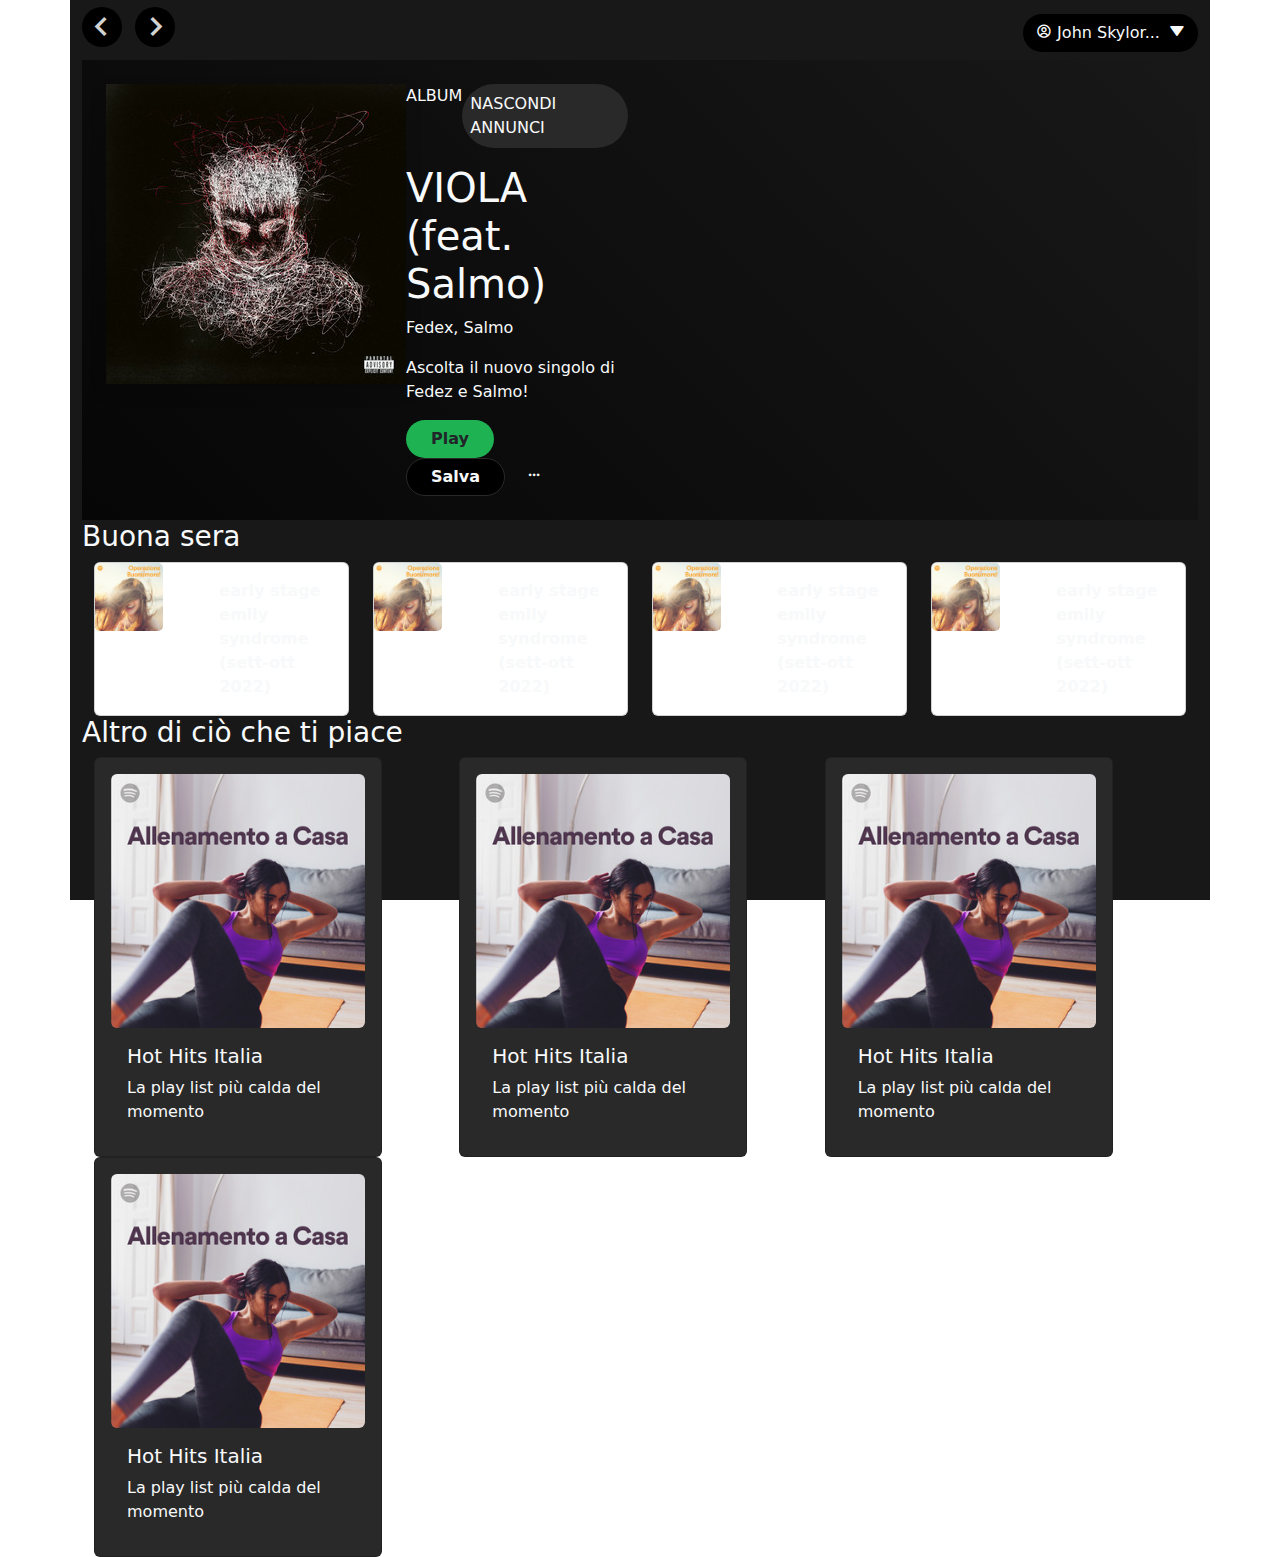
<file: midSection.html>
<!DOCTYPE html>
<html lang="en">
  <head>
    <meta charset="utf-8" />
    <meta name="viewport" content="width=device-width, initial-scale=1" />
    <title>Spotify-Clone-midSection</title>
    <link rel="stylesheet" href="./assets/sass/costum-bootsrap.css" />
    <link rel="stylesheet" href="./assets/css/circular-font.css" />
    <link
      href="https://unpkg.com/boxicons@2.1.4/css/boxicons.min.css"
      rel="stylesheet"
    />
  </head>
  <body>
    <main>
      <!-- mid section -->
      <section class="container"></section>
      <!-- mid section -->
      <section class="container bg-secondary text-light vh-100">
        <!-- top mid section -->
        <div class="row fs-1 text-fontB">
          <div class="col">
            <i class="bx bx-chevron-left bg-black rounded-circle"></i>
            <i class="bx bx-chevron-right bg-black rounded-circle"></i>
          </div>
          <div class="col text-end">
            <div class="dropdown">
              <button
                class="btn bg-black text-light rounded-5"
                type="button"
                id="dropdownMenuButton2"
                data-bs-toggle="dropdown"
                aria-expanded="false"
              >
                <i class="bx bx-user-circle"></i>
                John Skylor...
                <i class="bx bxs-down-arrow ms-1"></i>
              </button>
              <ul
                class="dropdown-menu dropdown-menu-dark"
                aria-labelledby="dropdownMenuButton2"
              >
                <li>
                  <a class="dropdown-item active" href="#"
                    >Account <i class="bx bx-link-external"></i
                  ></a>
                </li>
                <li><a class="dropdown-item" href="#">Profilo</a></li>
                <li>
                  <a class="dropdown-item" href="#">Sessione privata</a>
                </li>
                <li><a class="dropdown-item" href="#">Impostazioni</a></li>
                <li><hr class="dropdown-divider" /></li>
                <li><a class="dropdown-item text-danger" href="#">Esci</a></li>
              </ul>
            </div>
          </div>
        </div>
        <!-- banner mid -->
        <div class="jumbotron jumbotron-fluid p-4" id="bannerMid">
          <div class="container">
            <div class="row w-50">
              <div class="col p-0">
                <img
                  class="shadow"
                  src="./assets/imgs/main/image-1.jpg"
                  alt="banner image"
                />
              </div>
              <div class="col p-0 w-100">
                <div class="row d-flex flex-column">
                  <div
                    class="col d-flex justify-content-between align-content-center"
                  >
                    <p>ALBUM</p>
                    <p class="bg-grigino p-2 rounded-5">NASCONDI ANNUNCI</p>
                  </div>
                  <div class="col">
                    <h1>VIOLA (feat. Salmo)</h1>
                    <p>Fedex, Salmo</p>
                    <p>Ascolta il nuovo singolo di Fedez e Salmo!</p>
                    <a
                      href=""
                      class="btn bg-primary rounded-5 px-4 me-3 fw-bold"
                      >Play</a
                    >
                    <a
                      href=""
                      class="btn bg-black text-light rounded-5 px-4 border border-grigino me-3 fw-bold"
                      >Salva</a
                    >
                    <i class="bx bx-dots-horizontal-rounded"></i>
                  </div>
                </div>
              </div>
            </div>
          </div>
        </div>
        <!-- buona sera part -->
        <h3>Buona sera</h3>
        <div class="container">
          <div class="row">
            <div class="col">
              <div class="card text-light bg-cardBg">
                <div class="row">
                  <div class="col-md-4">
                    <img
                      src="./assets/imgs/main/image-10.jpg"
                      class="card-img m-0"
                      alt="Image"
                    />
                  </div>
                  <div class="col-md-8">
                    <div class="card-body">
                      <p class="card-text fw-semibold ms-3 mb-0">
                        early stage emily syndrome (sett-ott 2022)
                      </p>
                    </div>
                  </div>
                </div>
              </div>
            </div>
            <div class="col">
              <div class="card text-light bg-cardBg">
                <div class="row">
                  <div class="col-md-4">
                    <img
                      src="./assets/imgs/main/image-10.jpg"
                      class="card-img m-0"
                      alt="Image"
                    />
                  </div>
                  <div class="col-md-8">
                    <div class="card-body">
                      <p class="card-text fw-semibold ms-3 mb-0">
                        early stage emily syndrome (sett-ott 2022)
                      </p>
                    </div>
                  </div>
                </div>
              </div>
            </div>
            <div class="col">
              <div class="card text-light bg-cardBg">
                <div class="row">
                  <div class="col-md-4">
                    <img
                      src="./assets/imgs/main/image-10.jpg"
                      class="card-img m-0"
                      alt="Image"
                    />
                  </div>
                  <div class="col-md-8">
                    <div class="card-body">
                      <p class="card-text fw-semibold ms-3 mb-0">
                        early stage emily syndrome (sett-ott 2022)
                      </p>
                    </div>
                  </div>
                </div>
              </div>
            </div>
            <div class="col">
              <div class="card text-light bg-cardBg">
                <div class="row">
                  <div class="col-md-4">
                    <img
                      src="./assets/imgs/main/image-10.jpg"
                      class="card-img m-0"
                      alt="Image"
                    />
                  </div>
                  <div class="col-md-8">
                    <div class="card-body">
                      <p class="card-text fw-semibold ms-3 mb-0">
                        early stage emily syndrome (sett-ott 2022)
                      </p>
                    </div>
                  </div>
                </div>
              </div>
            </div>
          </div>
        </div>

        <h3>Altro di ciò che ti piace</h3>
        <div class="container">
          <div class="row gx-1">
            <div class="col">
              <div class="card bg-grigino p-3 text-light" style="width: 18rem">
                <img
                  src="./assets/imgs/main/image-14.jpg"
                  class="card-img-top rounded-2"
                  alt="card"
                />
                <div class="card-body">
                  <h5 class="card-title">Hot Hits Italia</h5>
                  <p class="card-text">La play list più calda del momento</p>
                </div>
              </div>
            </div>
            <div class="col">
              <div class="card bg-grigino p-3 text-light" style="width: 18rem">
                <img
                  src="./assets/imgs/main/image-14.jpg"
                  class="card-img-top rounded-2"
                  alt="card"
                />
                <div class="card-body">
                  <h5 class="card-title">Hot Hits Italia</h5>
                  <p class="card-text">La play list più calda del momento</p>
                </div>
              </div>
            </div>
            <div class="col">
              <div class="card bg-grigino p-3 text-light" style="width: 18rem">
                <img
                  src="./assets/imgs/main/image-14.jpg"
                  class="card-img-top rounded-2"
                  alt="card"
                />
                <div class="card-body">
                  <h5 class="card-title">Hot Hits Italia</h5>
                  <p class="card-text">La play list più calda del momento</p>
                </div>
              </div>
            </div>
            <div class="col">
              <div class="card bg-grigino p-3 text-light" style="width: 18rem">
                <img
                  src="./assets/imgs/main/image-14.jpg"
                  class="card-img-top rounded-2"
                  alt="card"
                />
                <div class="card-body">
                  <h5 class="card-title">Hot Hits Italia</h5>
                  <p class="card-text">La play list più calda del momento</p>
                </div>
              </div>
            </div>
          </div>
        </div>
      </section>
    </main>
    <script
      src="https://cdn.jsdelivr.net/npm/bootstrap@5.3.2/dist/js/bootstrap.bundle.min.js"
      integrity="sha384-C6RzsynM9kWDrMNeT87bh95OGNyZPhcTNXj1NW7RuBCsyN/o0jlpcV8Qyq46cDfL"
      crossorigin="anonymous"
    ></script>
  </body>
</html>
</file>
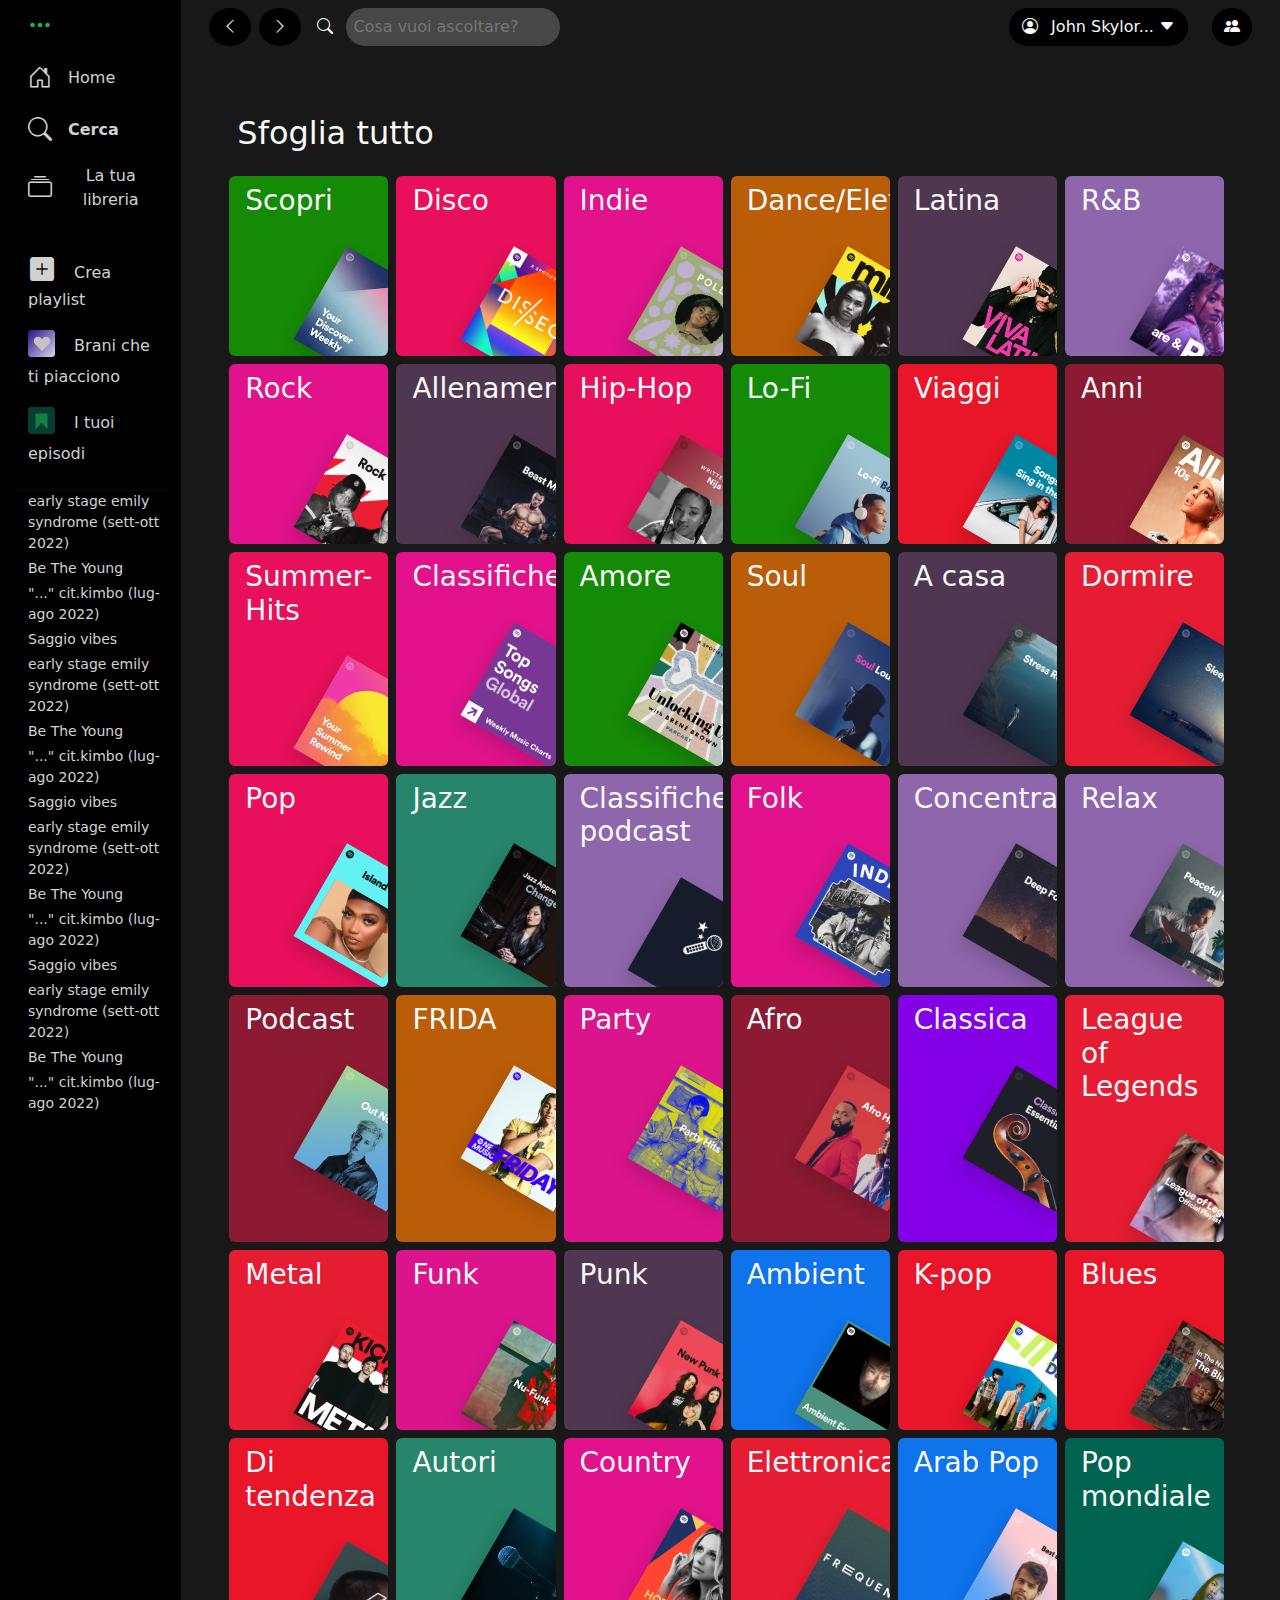
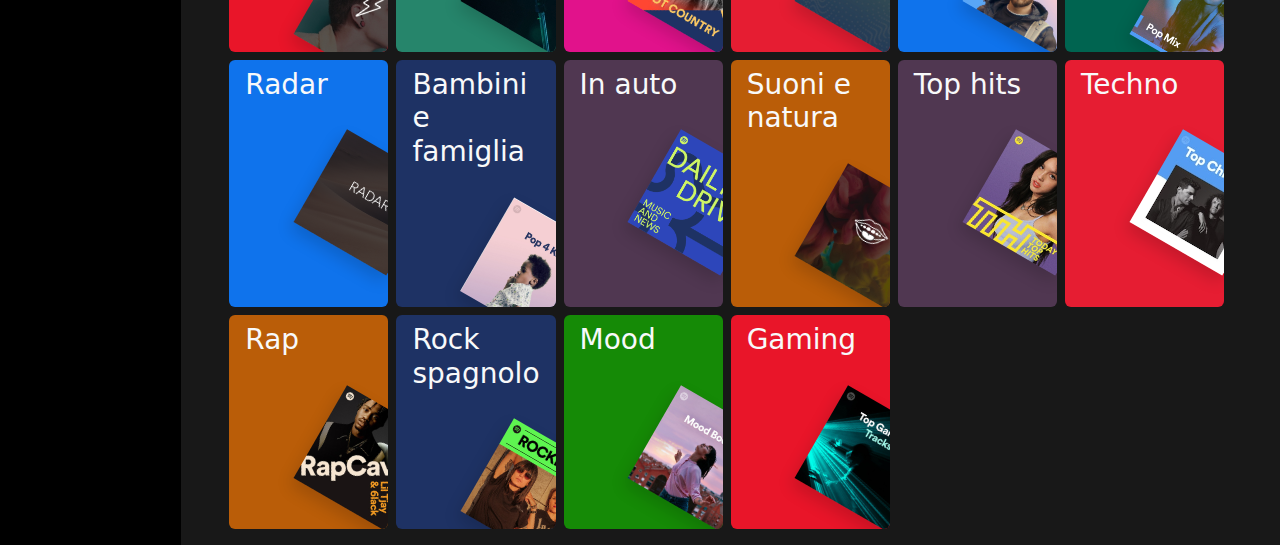
<file: search-revisited.html>
<!DOCTYPE html>
<html lang="en">
  <head>
    <meta charset="utf-8" />
    <meta name="viewport" content="width=device-width, initial-scale=1" />
    <title>Search</title>
    <link rel="stylesheet" href="./assets/css/style.css" />
    <link rel="stylesheet" href="./assets/sass/costum-bootsrap.css" />
    <link rel="stylesheet" href="./assets/css/circular-font.css" />
    <link
      rel="stylesheet"
      href="https://cdn.jsdelivr.net/npm/bootstrap-icons@1.11.2/font/bootstrap-icons.min.css"
    />
    <link rel="icon" href="./assets/imgs/logo-toptop.png" />
  </head>
  <body class="container-fluid bg-secondary">
    <div class="row justify-content-center">
      <!-- sidebar -->
      <div class="col bg-black" id="sx-part">
        <div class="d-flex flex-sm-row flex-lg-column justify-content-center">
          <ul class="nav flex-row w-100 justify-content-around flex-lg-column">
            <li class="nav-item d-none d-lg-block">
              <a class="nav-link" href="#"
                ><i class="bi bi-three-dots fs-4 me-0 me-lg-3 text-primary"></i>
              </a>
            </li>
            <li class="nav-item">
              <a
                class="nav-link active nav-link text-fontB50 d-flex flex-column text-center flex-lg-row align-items-center"
                href="./index.html"
                ><i class="bi bi-house-door me-0 me-lg-3 fs-4 text-fontB50"></i>
                <p class="d-flex flex-row m-0">Home</p>
              </a>
            </li>
            <li class="nav-item">
              <a
                class="nav-link nav-link text-fontB50 d-flex flex-column text-center flex-lg-row align-items-center fw-bold"
                href="./search-revisited.html"
                ><i class="bi bi-search fs-4 me- me-lg-3"></i>
                <p class="d-flex flex-row m-0">Cerca</p></a
              >
            </li>
            <li class="nav-item">
              <a
                class="nav-link nav-link text-fontB50 d-flex flex-column text-center flex-lg-row align-items-center"
                href="#"
                ><i class="bi bi-collection fs-4 me-3 text-fontB50"></i>
                <p class="d-flex flex-row m-0">La tua libreria</p>
              </a>
            </li>
            <li class="nav-item mt-4 d-none d-lg-block">
              <a class="nav-link text-fontB50" href="#"
                ><i
                  class="bi bi-plus-square-fill fs-4 text-fontB50"
                  style="margin-right: 20px; margin-left: 2px"
                ></i
                >Crea playlist</a
              >
            </li>
            <li class="nav-item d-none d-lg-block">
              <a class="nav-link text-fontB50" href="#"
                ><img
                  src="./assets/imgIcon/heart.png"
                  alt="heart icon"
                  class="sideBarIcon"
                />
                Brani che ti piacciono</a
              >
            </li>
            <li class="nav-item d-none d-lg-block">
              <a class="nav-link text-fontB50" href="#"
                ><img
                  src="./assets/imgIcon/Saved.png "
                  alt="saved icon"
                  class="sideBarIcon"
                />
                I tuoi episodi</a
              >
            </li>
          </ul>
          <!-- list sidebar -->
          <hr class="bg-grigino mb-0" />
          <div id="list-Side-Bar">
            <ul
              class="nav flex-column text-fontB fw-light ms-3 d-none d-lg-block"
              style="font-size: 14px"
            >
              <li class="nav-item mb-1">
                early stage emily syndrome (sett-ott 2022)
              </li>
              <li class="nav-item mb-1">Be The Young</li>
              <li class="nav-item mb-1">"..." cit.kimbo (lug-ago 2022)</li>
              <li class="nav-item mb-1">Saggio vibes</li>
              <li class="nav-item mb-1">
                early stage emily syndrome (sett-ott 2022)
              </li>
              <li class="nav-item mb-1">Be The Young</li>
              <li class="nav-item mb-1">"..." cit.kimbo (lug-ago 2022)</li>
              <li class="nav-item mb-1">Saggio vibes</li>
              <li class="nav-item mb-1">
                early stage emily syndrome (sett-ott 2022)
              </li>
              <li class="nav-item mb-1">Be The Young</li>
              <li class="nav-item mb-1">"..." cit.kimbo (lug-ago 2022)</li>
              <li class="nav-item mb-1">Saggio vibes</li>
              <li class="nav-item mb-1">
                early stage emily syndrome (sett-ott 2022)
              </li>
              <li class="nav-item mb-1">Be The Young</li>
              <li class="nav-item mb-1">"..." cit.kimbo (lug-ago 2022)</li>
              <li class="nav-item mb-1">Saggio vibes</li>
              <li class="nav-item mb-1">
                early stage emily syndrome (sett-ott 2022)
              </li>
              <li class="nav-item mb-1">Be The Young</li>
              <li class="nav-item mb-1">"..." cit.kimbo (lug-ago 2022)</li>
              <li class="nav-item mb-1">Saggio vibes</li>
              <li class="nav-item mb-1">
                early stage emily syndrome (sett-ott 2022)
              </li>
              <li class="nav-item mb-1">Be The Young</li>
              <li class="nav-item mb-1">"..." cit.kimbo (lug-ago 2022)</li>
              <li class="nav-item mb-1">Saggio vibes</li>
              <li class="nav-item mb-1">
                early stage emily syndrome (sett-ott 2022)
              </li>
              <li class="nav-item mb-1">Be The Young</li>
              <li class="nav-item mb-1">"..." cit.kimbo (lug-ago 2022)</li>
              <li class="nav-item mb-1">Saggio vibes</li>
              <li class="nav-item mb-1">
                early stage emily syndrome (sett-ott 2022)
              </li>
              <li class="nav-item mb-1">Be The Young</li>
              <li class="nav-item mb-1">"..." cit.kimbo (lug-ago 2022)</li>
              <li class="nav-item mb-1">Saggio vibes</li>
              <li class="nav-item mb-1">
                early stage emily syndrome (sett-ott 2022)
              </li>
              <li class="nav-item mb-1">Be The Young</li>
              <li class="nav-item mb-1">"..." cit.kimbo (lug-ago 2022)</li>
              <li class="nav-item mb-1">Saggio vibes</li>
              <li class="nav-item mb-1">
                early stage emily syndrome (sett-ott 2022)
              </li>
              <li class="nav-item mb-1">Be The Young</li>
              <li class="nav-item mb-1">"..." cit.kimbo (lug-ago 2022)</li>
              <li class="nav-item mb-1">Saggio vibes</li>
              <li class="nav-item mb-1">
                early stage emily syndrome (sett-ott 2022)
              </li>
              <li class="nav-item mb-1">Be The Young</li>
              <li class="nav-item mb-1">"..." cit.kimbo (lug-ago 2022)</li>
              <li class="nav-item mb-1">Saggio vibes</li>
              <li class="nav-item mb-1">Saggio vibes</li>
              <li class="nav-item mb-1">Be The Young</li>
              <li class="nav-item mb-1">"..." cit.kimbo (lug-ago 2022)</li>
              <li class="nav-item mb-1">Saggio vibes</li>
              <li class="nav-item mb-1">Saggio vibes</li>
              <li class="nav-item mb-1">Be The Young</li>
              <li class="nav-item mb-1">"..." cit.kimbo (lug-ago 2022)</li>
              <li class="nav-item mb-1">Saggio vibes</li>
              <li class="nav-item mb-1">Saggio vibes</li>
              <li class="nav-item mb-1">Be The Young</li>
              <li class="nav-item mb-1">"..." cit.kimbo (lug-ago 2022)</li>
              <li class="nav-item mb-1">Saggio vibes</li>
              <li class="nav-item mb-1">Saggio vibes</li>
              <li class="nav-item mb-1">Be The Young</li>
              <li class="nav-item mb-1">"..." cit.kimbo (lug-ago 2022)</li>
              <li class="nav-item mb-1">Saggio vibes</li>
              <li class="nav-item mb-1">Saggio vibes</li>
              <li class="nav-item mb-1">Be The Young</li>
              <li class="nav-item mb-1">"..." cit.kimbo (lug-ago 2022)</li>
              <li class="nav-item mb-1">Saggio vibes</li>
              <li class="nav-item mb-1">Saggio vibes</li>
              <li class="nav-item mb-1">Test vibes</li>
            </ul>
          </div>
        </div>
      </div>

      <!-- mid section -->
      <main class="col-10 text-light mx-3">
        <div class="nav d-flex justify-content-between mt-2">
          <!-- chevron -->
          <div class="d-flex align-items-center">
            <div class="btn bg-black text-light rounded-circle">
              <i class="bi bi-chevron-left"></i>
            </div>
            <div class="btn bg-black text-light rounded-circle ms-2">
              <i class="bi bi-chevron-right"></i>
            </div>
            <!-- search -->
            <div class="ms-3">
              <span><i class="bi bi-search"></i></span>
              <input
                class="rounded-5 text-white ms-2"
                type="text"
                id="search"
                placeholder="Cosa vuoi ascoltare?"
              />
            </div>
          </div>
          <!-- top part dx -->

          <div class="d-flex align-itmes-center">
            <div class="dropdown me-4 d-none d-md-block">
              <button
                class="btn bg-black text-light rounded-5"
                type="button"
                id="dropdownMenuButton2"
                data-bs-toggle="dropdown"
                aria-expanded="false"
              >
                <i class="bi bi-person-circle me-2"></i>
                John Skylor...
                <i class="bi bi-caret-down-fill"></i>
              </button>
              <ul
                class="dropdown-menu dropdown-menu-dark"
                aria-labelledby="dropdownMenuButton2"
              >
                <li>
                  <a class="dropdown-item active" href="#"
                    ><b>Account</b><i class="bx bx-link-external"></i
                  ></a>
                </li>
                <li>
                  <a class="dropdown-item" href="#"><b>Profilo</b></a>
                </li>
                <li>
                  <a class="dropdown-item" href="#"><b>Sessione privata</b></a>
                </li>
                <li><a class="dropdown-item" href="#">Impostazioni</a></li>
                <li><hr class="dropdown-divider" /></li>
                <li>
                  <a class="dropdown-item text-danger" href="#">Esci</a>
                </li>
              </ul>
            </div>
            <!-- attivitá amci -->
            <button
              id="friendActivityButton"
              class="btn btn-dark bg-black circle border border-0"
              type="button"
              data-bs-toggle="offcanvas"
              data-bs-target="#offcanvasRight"
              aria-controls="offcanvasRight"
            >
              <i class="bi bi-people-fill"></i>
            </button>
          </div>
        </div>
        <div>
          <section class="container-fluid">
            <div class="row bg-secondary p-4" id="results">
              <!-- QUI CI VANNO I RISULTATI DI RICERCA -->
            </div>

            <div class="row mt-6 mt-md-1 p-3">
              <div class="col-12">
                <h2>Sfoglia tutto</h2>
              </div>
              <div class="row g-2" id="rowSfoglia">
                <!-- QUI CI VANNO LE CARD  -->
              </div>
            </div>
          </section>
        </div>
      </main>
      <!-- right rection -->
      <div
        class="offcanvas offcanvas-end bg-black text-white"
        tabindex="-1"
        id="offcanvasRight"
        aria-labelledby="offcanvasRightLabel"
        aria-modal="true"
        role="dialog"
      >
        <div class="offcanvas-header">
          <h5 id="offcanvasRightLabel" class="fs-6 fw-bold text-fontB">
            Attività amici
          </h5>
          <div>
            <button
              type="button"
              class="btn circle fs-6 text-light"
              aria-label="add friend"
            >
              <i class="bi bi-person-add"></i>
            </button>
            <button
              type="button"
              class="btn circle fs-6 text-light"
              data-bs-dismiss="offcanvas"
              aria-label="Close"
            >
              <i class="bi bi-x-lg"></i>
            </button>
          </div>
        </div>
        <div class="offcanvas-body" id="friendsActivity">
          <!-- -------------------------------------------------------------------- -->
          <div class="container-fluid mb-4">
            <div class="row">
              <div class="col-2">
                <a href="#" class="friendAnchors text-friendFeed"
                  ><img
                    src="./assets/friend-profile-img/james-brown-carl-gouveia.jpg"
                    alt="friend's image"
                    class="circle img-fluid"
                /></a>
              </div>
              <div class="col-7">
                <a href="#" class="friendAnchors"
                  ><p class="m-0 fw-bold text-fontB50">James Brown</p></a
                >
                <p class="m-0">
                  <a href="" class="friendAnchors text-friendFeed"
                    ><span>Riders Of The Storm</span></a
                  >
                  <i class="bi bi-dot"></i>
                  <a href="" class="friendAnchors text-friendFeed"
                    ><span>The Doors</span></a
                  >
                </p>
                <p class="m-0 fs-6 text-truncate text-friendFeed">
                  <a href="" class="friendAnchors text-friendFeed">
                    <i class="bi bi-disc"></i>
                    <span>L.A. Woman (1971)</span></a
                  >
                </p>
              </div>
              <div class="col-3">
                <p class="m-0 fs-6 text-friendFeed">2 min fa</p>
              </div>
            </div>
          </div>
          <!-- ---------------------------------------------------------------------------- -->
          <div class="container-fluid mb-4">
            <div class="row">
              <div class="col-2">
                <a href="#" class="friendAnchors text-friendFeed"
                  ><img
                    src="./assets/friend-profile-img/Gigi-Profile.jfif"
                    alt="friend's image"
                    class="circle img-fluid"
                /></a>
              </div>
              <div class="col-7">
                <a href="#" class="friendAnchors"
                  ><p class="m-0 fw-bold text-fontB50">Gigi D'Alessio</p></a
                >
                <p class="m-0">
                  <a href="" class="friendAnchors text-friendFeed"
                    ><span>O'Sarracino</span></a
                  >
                  <i class="bi bi-dot"></i>
                  <a href="" class="friendAnchors text-friendFeed"
                    ><span>Renato Carosone</span></a
                  >
                </p>
                <p class="m-0 fs-6 text-truncate text-friendFeed">
                  <a href="" class="friendAnchors text-friendFeed">
                    <i class="bi bi-disc"></i>
                    <span>O'Sarracino singolo (1958)</span></a
                  >
                </p>
              </div>
              <div class="col-3">
                <p class="m-0 fs-6 text-friendFeed">9 min fa</p>
              </div>
            </div>
          </div>

          <div class="container-fluid mb-4">
            <div class="row">
              <div class="col-2">
                <a href="#" class="friendAnchors text-friendFeed"
                  ><img
                    src="./assets/friend-profile-img/depositphotos_609401492-stock-photo-american-singer-actress-mary-blige.jpg"
                    alt="friend's image"
                    class="circle img-fluid"
                /></a>
              </div>
              <div class="col-7">
                <a href="#" class="friendAnchors"
                  ><p class="m-0 fw-bold text-fontB50">Mary J. Blige</p></a
                >
                <p class="m-0">
                  <a href="" class="friendAnchors text-friendFeed"
                    ><span>In Da Club </span></a
                  >
                  <i class="bi bi-dot"></i>
                  <a href="" class="friendAnchors text-friendFeed"
                    ><span>50 Cent</span></a
                  >
                </p>
                <p class="m-0 fs-6 text-truncate text-friendFeed">
                  <a href="" class="friendAnchors text-friendFeed">
                    <i class="bi bi-disc"></i>
                    <span>Get Rich or Die Tryin' (2003)</span></a
                  >
                </p>
              </div>
              <div class="col-3">
                <p class="m-0 fs-6 text-friendFeed">1 ora fa</p>
              </div>
            </div>
          </div>
          <div class="container-fluid mb-4">
            <div class="row">
              <div class="col-2">
                <a href="#" class="friendAnchors text-friendFeed"
                  ><img
                    src="./assets/friend-profile-img/Paul-Profile.jfif"
                    alt="friend's image"
                    class="circle img-fluid"
                /></a>
              </div>
              <div class="col-7">
                <a href="#" class="friendAnchors"
                  ><p class="m-0 fw-bold text-fontB50">Paul McCartney</p></a
                >
                <p class="m-0">
                  <a href="" class="friendAnchors text-friendFeed"
                    ><span>Paint It, Black</span></a
                  >
                  <i class="bi bi-dot"></i>
                  <a href="" class="friendAnchors text-friendFeed"
                    ><span>The Rolling Stones</span></a
                  >
                </p>
                <p class="m-0 fs-6 text-truncate text-friendFeed">
                  <a href="" class="friendAnchors text-friendFeed">
                    <i class="bi bi-disc"></i>
                    <span>Aftermath (1966)</span></a
                  >
                </p>
              </div>
              <div class="col-3">
                <p class="m-0 fs-6 text-friendFeed">3 ore fa</p>
              </div>
            </div>
          </div>
          <div class="container-fluid mb-4">
            <div class="row">
              <div class="col-2">
                <a href="#" class="friendAnchors text-friendFeed"
                  ><img
                    src="./assets/friend-profile-img/stevie-wonder-manish-mansinh.jpg"
                    alt="friend's image"
                    class="circle img-fluid"
                /></a>
              </div>
              <div class="col-7">
                <a href="#" class="friendAnchors"
                  ><p class="m-0 fw-bold text-fontB50">Stevie Wonder</p></a
                >
                <p class="m-0">
                  <a href="" class="friendAnchors text-friendFeed"
                    ><span>Never Too Much</span></a
                  >
                  <i class="bi bi-dot"></i>
                  <a href="" class="friendAnchors text-friendFeed"
                    ><span>Luther Vandross</span></a
                  >
                </p>
                <p class="m-0 fs-6 text-truncate text-friendFeed">
                  <a href="" class="friendAnchors text-friendFeed">
                    <i class="bi bi-disc"></i>
                    <span>Black Music Lounge, Pt.3 (1981)</span></a
                  >
                </p>
              </div>
              <div class="col-3">
                <p class="m-0 fs-6 text-friendFeed">6 ore fa</p>
              </div>
            </div>
          </div>

          <!-- -------------------------------------------------------------------------->
        </div>
      </div>
    </div>

    <!-- Sezione in fondo alla pagina (Bottom-player) -->

    <!-- BOTTOM PLAYER--schermi piccoli(responsive) -
    <div
      id="playerMini"
      class="d-md-none container-fluid bg-black bg-opacity-50 py-3 fs-8 rounded-3 row fixed-bottom start-0 end-0 m-0 p-0"
      style="z-index: 2; bottom: 105px"
    >
      <div id="playerMiniData" class="col-7 d-flex">
        <div class="fs-6 pe-3 text-white">
          <a href="#" class="nav-link text-decoration-none"
            ><p class="my-0 fw-bold">Fat Funny Friend</p></a
          >
          <a href="#" class="nav-link text-decoration-none"
            ><p class="my-0">Maddie Zahm</p></a
          >
        </div>
      </div>

      <div class="col-5 px-0 d-flex justify-content-end">
        <button type="button" class="btn text-fontB p-0">
          <i class="bi bi-speaker pe-3"></i>
        </button>
        <button type="button" class="btn text-fontB p-0">
          <i class="bi bi-heart pe-3"></i>
        </button>
        <button
          id="playButtonMini"
          type="button"
          class="btn text-light p-0 playButtonClass"
        >
          <i class="bi bi-play-circle-fill me-4 fs-1 text-fontB"></i>
        </button>
      </div>
    </div> -->
    <!-- <div class="spugna d-md-none"></div> -->
    <!-- player jovel -->
    <div
      id="player-bar"
      class="overlay z-2 bg-grigino text-light d-none border border-fontB border-bottom-0 border-start-0 border-end-0 position-fixed bottom-0 start-0 end-0"
    >
      <div class="container-fluid">
        <div class="row">
          <!-- parte a sx  player-->
          <div class="col d-flex align-items-center p-2">
            <img
              src="./assets/imgs/main/image-14.jpg"
              alt=""
              height="70px"
              id="album-cover"
              class="rounded-2 d-none d-lg-block"
            />
            <div class="d-flex flex-column ms-3">
              <p id="song-name" class="mt-3 mb-0"></p>
              <p id="artist-name" class="text-fontB"></p>
            </div>
            <img
              src="./assets/imgIcon/Like.png"
              alt="like"
              class="iconImg ms-5 d-none d-lg-block"
            />
          </div>
          <!-- parte centrale player -->
          <div class="col text-center mt-3 fs-3 mb-1">
            <audio id="audioDiv">
              <source src="" type="video/mp4" />
            </audio>

            <div
              id="centralPlayer"
              class="div d-flex justify-content-end align-items-center justify-content-lg-center"
            >
              <div class="btn d-none d-lg-block">
                <img
                  src="./assets/imgIcon/Shuffle.svg"
                  alt=""
                  class="iconImg d-none d-lg-block"
                />
              </div>
              <div class="btn d-none d-lg-block">
                <img
                  src="./assets/imgIcon/Previous.svg"
                  alt=""
                  class="iconImg"
                  id="previus-btn"
                />
              </div>
              <div class="d-lg-none"><i class="bi bi-heart"></i></div>
              <div class="d-lg-none"><i class="bi bi-speaker"></i></div>
              <div id="play-playerBar"></div>
              <div class="btn d-none d-lg-block">
                <img
                  src="./assets/imgIcon/Next.svg"
                  alt=""
                  class="iconImg"
                  id="next-btn"
                />
              </div>
              <div>
                <img
                  src="./assets/imgIcon/Repeat.png"
                  alt="Repeat"
                  class="iconImg ms-2 d-none d-lg-block mt-1"
                />
              </div>
            </div>
            <!-- progress bar e tempo -->
            <div
              class="d-none d-lg-flex justify-content-between align-items-center"
            >
              <div><p id="time-left" class="fs-6 mb-0 text-fontB">44</p></div>
              <!-- progress bar -->
              <div id="progress-container">
                <div id="progress-bar"></div>
              </div>
              <div><p id="time" class="fs-6 mb-0 text-fontB">22</p></div>
            </div>
          </div>
          <!-- player a destra -->
          <div
            class="col d-none d-lg-flex align-items-center justify-content-end fs-4"
          >
            <div class="btn">
              <img src="./assets/imgIcon/Lyrics.svg" alt="" class="iconImg" />
            </div>
            <div class="btn">
              <img src="./assets/imgIcon/Queue.svg" alt="" class="iconImg" />
            </div>
            <div class="btn">
              <img
                src="./assets/imgIcon/Connect to a device.svg"
                alt=""
                class="iconImg"
              />
            </div>

            <div id="mute-Unmute"></div>

            <input
              type="range"
              id="volumeSlider"
              class="sliderStyle rounded-1"
              min="0"
              max="1"
              step="0.1"
              value="1"
            />

            <div>
              <img
                src="./assets/imgIcon/Full screen.png"
                alt=""
                class="iconImg ms-3 d-none d-lg-block"
                height="15px"
              />
            </div>
          </div>
        </div>
      </div>
    </div>
    <!-- BOTTOM NAVBAR--schermi piccoli(responsive) -->
    <!-- <div
      class="d-lg-none row bg-black opacity-50 py-4 fs-8 fixed-bottom start-0 end-0 text-white"
    >
      <div class="col-4">
        <a
          class="d-flex flex-column align-items-center nav-link text-light"
          href="./index-revisited.html"
        >
          <i class="bi bi-house-door fs-3"></i>Home
        </a>
      </div>
      <div class="col-4">
        <a
          class="d-flex flex-column align-items-center nav-link text-light"
          href="#"
        >
          <i class="bi bi-search fs-3"></i>Cerca
        </a>
      </div>
      <div class="col-4">
        <a
          class="d-flex flex-column align-items-center nav-link text-light"
          href="#"
        >
          <i class="bi bi-collection fs-3"></i>La tua libreria
        </a>
      </div>
    </div> -->

    <script
      src="https://cdn.jsdelivr.net/npm/bootstrap@5.2.3/dist/js/bootstrap.bundle.min.js"
      integrity="sha384-kenU1KFdBIe4zVF0s0G1M5b4hcpxyD9F7jL+jjXkk+Q2h455rYXK/7HAuoJl+0I4"
      crossorigin="anonymous"
    ></script>
    <script src="./script/search.js"></script>
  </body>
</html>
</file>
<file: assets/sass/costum-bootsrap.css>
@charset "UTF-8";
.fs-7 {
  font-size: 1.2rem;
}

.fs-small {
  font-size: 0.7rem;
}

.custom-letter-spacing {
  letter-spacing: 2px;
}

.sideBarIcon {
  margin-right: 14px;
  margin-bottom: 8px;
  margin-top: 2px;
}

#friendActivityButton {
  border-radius: 50%;
}

#usersDropdownButton {
  right: 80px;
  top: 15px;
  z-index: 9999;
}

.circle {
  border-radius: 50%;
}

#list-Side-Bar {
  max-height: 69vh;
  overflow-y: auto;
}
#list-Side-Bar::-webkit-scrollbar {
  width: 15px;
}
#list-Side-Bar::-webkit-scrollbar-thumb {
  background-color: #292929;
  height: 20%; /* Adjust the height as needed */
  min-height: 1px;
}
#list-Side-Bar::-webkit-scrollbar-thumb:hover {
  background-color: #d2d2d2;
}
#bannerMid {
  background: rgb(6, 6, 6);
  background: linear-gradient(45deg, rgb(6, 6, 6) 0%, rgba(246, 246, 246, 0) 100%);
}

#mid-part {
  max-height: 100vh;
  overflow-y: auto;
}
#mid-part::-webkit-scrollbar {
  width: 15px;
}
#mid-part::-webkit-scrollbar-thumb {
  background-color: #292929;
  height: 0.5%; /* Adjust the height as needed */
  min-height: 1px;
}
#mid-part::-webkit-scrollbar-thumb:hover {
  background-color: #d2d2d2;
}
.shadowB {
  box-shadow: 0px 10px 15px 4px #1b1b1b;
}

.friendAnchors {
  text-decoration: none !important;
}

#player-bar {
  display: flex;
  align-items: center;
}
#player-bar #play-btn {
  margin-right: 10px;
  padding: 5px 10px;
  cursor: pointer;
}
#player-bar #play-btn:hover {
  background-color: #ddd;
}

.overlay {
  position: absolute;
  bottom: 0;
  left: 0;
  width: 100%;
}

#player-container {
  max-width: 200px;
}

#progress-container {
  height: 5px;
  background-color: #313131;
  width: 90%;
}

#progress-bar {
  height: 100%;
  background-color: #e9e9e9;
  width: 0;
  border-radius: 20px;
  position: relative;
}
#progress-bar:hover, #progress-bar:active {
  background-color: #59d860;
}
#progress-bar:hover::after, #progress-bar:active::after {
  content: "";
  position: absolute;
  top: 50%;
  right: -10px;
  width: 10px;
  height: 10px;
  background-color: #fff;
  border-radius: 50%;
  transform: translate(-50%, -50%);
}

#volumeSlider {
  width: 150px;
  -webkit-appearance: none;
  -moz-appearance: none;
       appearance: none;
  height: 5px;
  border-radius: 20px;
  background: #e9e9e9;
  outline: none;
  transition: background-color 0.2s;
  overflow: hidden;
}
#volumeSlider::-webkit-slider-runnable-track {
  background: #a1a1a1;
  border-radius: 5px;
}
#volumeSlider::-webkit-slider-thumb {
  -webkit-appearance: none;
  appearance: none;
  width: 10px;
  height: 10px;
  border-radius: 50%;
  background: #fff;
  cursor: pointer;
  box-shadow: -407px 0 0 400px rgb(255, 255, 255);
}
#volumeSlider:hover::-webkit-slider-thumb, #volumeSlider:active::-webkit-slider-thumb {
  background: #59d860;
  box-shadow: -407px 0 0 400px #59d860;
}

.iconImg {
  width: 20px;
  opacity: 80%;
}
.iconImg:hover {
  opacity: 100%;
}

.Udiee {
  text-decoration: none;
}
.Udiee:hover {
  text-decoration: underline;
}

.playHover {
  position: relative;
}
.playHover::before {
  content: url(../imgIcon/playHover.png);
  position: absolute;
  top: 45%;
  left: 90%;
  transform: translate(-50%, -50%);
  opacity: 0;
  border-radius: 50%;
  box-shadow: 5px 5px 15px -5px #3b3939;
  transition: opacity 0.2s ease-in-out, top 0.2s ease-in-out;
}
.playHover:hover::before {
  opacity: 1;
  top: 40%;
}

.playHoverB {
  position: relative;
}
.playHoverB::before {
  content: url(../imgIcon/playHover.png);
  position: absolute;
  top: -190%;
  left: 90%;
  transform: translate(-50%, -50%);
  opacity: 0;
  border-radius: 50%;
  transition: opacity 0.2s ease-in-out, top 0.2s ease-in-out;
}
.playHoverB:hover::before {
  opacity: 1;
  top: -250%;
}

#traccia-album {
  height: 50vh;
  overflow-y: auto;
}
#traccia-album::-webkit-scrollbar {
  width: 15px;
}
#traccia-album::-webkit-scrollbar-thumb {
  background-color: #292929;
  height: 20%; /* Adjust the height as needed */
  min-height: 1px;
}
#traccia-album::-webkit-scrollbar-thumb:hover {
  background-color: #d2d2d2;
}
/* Media query per schermi small e medium */
@media (max-width: 768px) {
  #sx-part {
    position: fixed;
    bottom: 0;
    left: 0;
    right: 0;
    z-index: 3;
  }
  #player-bar {
    margin-bottom: 3.8em;
    background: none;
    background: linear-gradient(0deg, rgb(0, 0, 0) 0%, rgb(41, 41, 41) 26%, rgba(255, 255, 255, 0) 100%) !important;
    border-top: none;
  }
  #centralPlayer div {
    text-align: end;
    margin-right: 1em;
  }
}
/*!
 * Bootstrap  v5.3.2 (https://getbootstrap.com/)
 * Copyright 2011-2023 The Bootstrap Authors
 * Licensed under MIT (https://github.com/twbs/bootstrap/blob/main/LICENSE)
 */
:root,
[data-bs-theme=light] {
  --bs-blue: #0d6efd;
  --bs-indigo: #6610f2;
  --bs-purple: #6f42c1;
  --bs-pink: #d63384;
  --bs-red: #dc3545;
  --bs-orange: #fd7e14;
  --bs-yellow: #ffc107;
  --bs-green: #198754;
  --bs-teal: #20c997;
  --bs-cyan: #0dcaf0;
  --bs-black: #000;
  --bs-white: #fff;
  --bs-gray: #6c757d;
  --bs-gray-dark: #343a40;
  --bs-gray-100: #f8f9fa;
  --bs-gray-200: #e9ecef;
  --bs-gray-300: #dee2e6;
  --bs-gray-400: #ced4da;
  --bs-gray-500: #adb5bd;
  --bs-gray-600: #6c757d;
  --bs-gray-700: #495057;
  --bs-gray-800: #343a40;
  --bs-gray-900: #212529;
  --bs-primary: #1eb253;
  --bs-secondary: #181818;
  --bs-success: #198754;
  --bs-info: #0dcaf0;
  --bs-warning: #ffc107;
  --bs-danger: #dc3545;
  --bs-light: #f8f9fa;
  --bs-dark: #212529;
  --bs-grigino: #292929;
  --bs-tertiary: #242424;
  --bs-fontB: #d2d2d2;
  --bs-black: #060606;
  --bs-fontB50: rgba(209, 209, 209, 0.7);
  --bs-badgeBlue: #4485d6;
  --bs-playerButtonColor: rgba(138, 138, 138, 0.836);
  --bs-friendFeed: rgb(175, 175, 175);
  --bs-darkerBg: rgba(31, 31, 31, 0.462745098);
  --bs-primary-rgb: 30, 178, 83;
  --bs-secondary-rgb: 24, 24, 24;
  --bs-success-rgb: 25, 135, 84;
  --bs-info-rgb: 13, 202, 240;
  --bs-warning-rgb: 255, 193, 7;
  --bs-danger-rgb: 220, 53, 69;
  --bs-light-rgb: 248, 249, 250;
  --bs-dark-rgb: 33, 37, 41;
  --bs-grigino-rgb: 41, 41, 41;
  --bs-tertiary-rgb: 36, 36, 36;
  --bs-fontB-rgb: 210, 210, 210;
  --bs-black-rgb: 6, 6, 6;
  --bs-fontB50-rgb: 209, 209, 209;
  --bs-badgeBlue-rgb: 68, 133, 214;
  --bs-playerButtonColor-rgb: 138, 138, 138;
  --bs-friendFeed-rgb: 175, 175, 175;
  --bs-darkerBg-rgb: 31, 31, 31;
  --bs-primary-text-emphasis: #052c65;
  --bs-secondary-text-emphasis: #2b2f32;
  --bs-success-text-emphasis: #0a3622;
  --bs-info-text-emphasis: #055160;
  --bs-warning-text-emphasis: #664d03;
  --bs-danger-text-emphasis: #58151c;
  --bs-light-text-emphasis: #495057;
  --bs-dark-text-emphasis: #495057;
  --bs-primary-bg-subtle: #cfe2ff;
  --bs-secondary-bg-subtle: #e2e3e5;
  --bs-success-bg-subtle: #d1e7dd;
  --bs-info-bg-subtle: #cff4fc;
  --bs-warning-bg-subtle: #fff3cd;
  --bs-danger-bg-subtle: #f8d7da;
  --bs-light-bg-subtle: #fcfcfd;
  --bs-dark-bg-subtle: #ced4da;
  --bs-primary-border-subtle: #9ec5fe;
  --bs-secondary-border-subtle: #c4c8cb;
  --bs-success-border-subtle: #a3cfbb;
  --bs-info-border-subtle: #9eeaf9;
  --bs-warning-border-subtle: #ffe69c;
  --bs-danger-border-subtle: #f1aeb5;
  --bs-light-border-subtle: #e9ecef;
  --bs-dark-border-subtle: #adb5bd;
  --bs-white-rgb: 255, 255, 255;
  --bs-black-rgb: 0, 0, 0;
  --bs-font-sans-serif: system-ui, -apple-system, "Segoe UI", Roboto, "Helvetica Neue", "Noto Sans", "Liberation Sans", Arial, sans-serif, "Apple Color Emoji", "Segoe UI Emoji", "Segoe UI Symbol", "Noto Color Emoji";
  --bs-font-monospace: SFMono-Regular, Menlo, Monaco, Consolas, "Liberation Mono", "Courier New", monospace;
  --bs-gradient: linear-gradient(180deg, rgba(255, 255, 255, 0.15), rgba(255, 255, 255, 0));
  --bs-body-font-family: var(--bs-font-sans-serif);
  --bs-body-font-size: 1rem;
  --bs-body-font-weight: 400;
  --bs-body-line-height: 1.5;
  --bs-body-color: #212529;
  --bs-body-color-rgb: 33, 37, 41;
  --bs-body-bg: #fff;
  --bs-body-bg-rgb: 255, 255, 255;
  --bs-emphasis-color: #000;
  --bs-emphasis-color-rgb: 0, 0, 0;
  --bs-secondary-color: rgba(33, 37, 41, 0.75);
  --bs-secondary-color-rgb: 33, 37, 41;
  --bs-secondary-bg: #e9ecef;
  --bs-secondary-bg-rgb: 233, 236, 239;
  --bs-tertiary-color: rgba(33, 37, 41, 0.5);
  --bs-tertiary-color-rgb: 33, 37, 41;
  --bs-tertiary-bg: #f8f9fa;
  --bs-tertiary-bg-rgb: 248, 249, 250;
  --bs-heading-color: inherit;
  --bs-link-color: #0d6efd;
  --bs-link-color-rgb: 13, 110, 253;
  --bs-link-decoration: underline;
  --bs-link-hover-color: #0a58ca;
  --bs-link-hover-color-rgb: 10, 88, 202;
  --bs-code-color: #d63384;
  --bs-highlight-color: #212529;
  --bs-highlight-bg: #fff3cd;
  --bs-border-width: 1px;
  --bs-border-style: solid;
  --bs-border-color: #dee2e6;
  --bs-border-color-translucent: rgba(0, 0, 0, 0.175);
  --bs-border-radius: 0.375rem;
  --bs-border-radius-sm: 0.25rem;
  --bs-border-radius-lg: 0.5rem;
  --bs-border-radius-xl: 1rem;
  --bs-border-radius-xxl: 2rem;
  --bs-border-radius-2xl: var(--bs-border-radius-xxl);
  --bs-border-radius-pill: 50rem;
  --bs-box-shadow: 0 0.5rem 1rem rgba(0, 0, 0, 0.15);
  --bs-box-shadow-sm: 0 0.125rem 0.25rem rgba(0, 0, 0, 0.075);
  --bs-box-shadow-lg: 0 1rem 3rem rgba(0, 0, 0, 0.175);
  --bs-box-shadow-inset: inset 0 1px 2px rgba(0, 0, 0, 0.075);
  --bs-focus-ring-width: 0.25rem;
  --bs-focus-ring-opacity: 0.25;
  --bs-focus-ring-color: rgba(13, 110, 253, 0.25);
  --bs-form-valid-color: #198754;
  --bs-form-valid-border-color: #198754;
  --bs-form-invalid-color: #dc3545;
  --bs-form-invalid-border-color: #dc3545;
}

[data-bs-theme=dark] {
  color-scheme: dark;
  --bs-body-color: #dee2e6;
  --bs-body-color-rgb: 222, 226, 230;
  --bs-body-bg: #212529;
  --bs-body-bg-rgb: 33, 37, 41;
  --bs-emphasis-color: #fff;
  --bs-emphasis-color-rgb: 255, 255, 255;
  --bs-secondary-color: rgba(222, 226, 230, 0.75);
  --bs-secondary-color-rgb: 222, 226, 230;
  --bs-secondary-bg: #343a40;
  --bs-secondary-bg-rgb: 52, 58, 64;
  --bs-tertiary-color: rgba(222, 226, 230, 0.5);
  --bs-tertiary-color-rgb: 222, 226, 230;
  --bs-tertiary-bg: #2b3035;
  --bs-tertiary-bg-rgb: 43, 48, 53;
  --bs-primary-text-emphasis: #6ea8fe;
  --bs-secondary-text-emphasis: #a7acb1;
  --bs-success-text-emphasis: #75b798;
  --bs-info-text-emphasis: #6edff6;
  --bs-warning-text-emphasis: #ffda6a;
  --bs-danger-text-emphasis: #ea868f;
  --bs-light-text-emphasis: #f8f9fa;
  --bs-dark-text-emphasis: #dee2e6;
  --bs-primary-bg-subtle: #031633;
  --bs-secondary-bg-subtle: #161719;
  --bs-success-bg-subtle: #051b11;
  --bs-info-bg-subtle: #032830;
  --bs-warning-bg-subtle: #332701;
  --bs-danger-bg-subtle: #2c0b0e;
  --bs-light-bg-subtle: #343a40;
  --bs-dark-bg-subtle: #1a1d20;
  --bs-primary-border-subtle: #084298;
  --bs-secondary-border-subtle: #41464b;
  --bs-success-border-subtle: #0f5132;
  --bs-info-border-subtle: #087990;
  --bs-warning-border-subtle: #997404;
  --bs-danger-border-subtle: #842029;
  --bs-light-border-subtle: #495057;
  --bs-dark-border-subtle: #343a40;
  --bs-heading-color: inherit;
  --bs-link-color: #6ea8fe;
  --bs-link-hover-color: #8bb9fe;
  --bs-link-color-rgb: 110, 168, 254;
  --bs-link-hover-color-rgb: 139, 185, 254;
  --bs-code-color: #e685b5;
  --bs-highlight-color: #dee2e6;
  --bs-highlight-bg: #664d03;
  --bs-border-color: #495057;
  --bs-border-color-translucent: rgba(255, 255, 255, 0.15);
  --bs-form-valid-color: #75b798;
  --bs-form-valid-border-color: #75b798;
  --bs-form-invalid-color: #ea868f;
  --bs-form-invalid-border-color: #ea868f;
}

*,
*::before,
*::after {
  box-sizing: border-box;
}

@media (prefers-reduced-motion: no-preference) {
  :root {
    scroll-behavior: smooth;
  }
}

body {
  margin: 0;
  font-family: var(--bs-body-font-family);
  font-size: var(--bs-body-font-size);
  font-weight: var(--bs-body-font-weight);
  line-height: var(--bs-body-line-height);
  color: var(--bs-body-color);
  text-align: var(--bs-body-text-align);
  background-color: var(--bs-body-bg);
  -webkit-text-size-adjust: 100%;
  -webkit-tap-highlight-color: rgba(0, 0, 0, 0);
}

hr {
  margin: 1rem 0;
  color: inherit;
  border: 0;
  border-top: var(--bs-border-width) solid;
  opacity: 0.25;
}

h6, .h6, h5, .h5, h4, .h4, h3, .h3, h2, .h2, h1, .h1 {
  margin-top: 0;
  margin-bottom: 0.5rem;
  font-weight: 500;
  line-height: 1.2;
  color: var(--bs-heading-color);
}

h1, .h1 {
  font-size: calc(1.375rem + 1.5vw);
}
@media (min-width: 1200px) {
  h1, .h1 {
    font-size: 2.5rem;
  }
}

h2, .h2 {
  font-size: calc(1.325rem + 0.9vw);
}
@media (min-width: 1200px) {
  h2, .h2 {
    font-size: 2rem;
  }
}

h3, .h3 {
  font-size: calc(1.3rem + 0.6vw);
}
@media (min-width: 1200px) {
  h3, .h3 {
    font-size: 1.75rem;
  }
}

h4, .h4 {
  font-size: calc(1.275rem + 0.3vw);
}
@media (min-width: 1200px) {
  h4, .h4 {
    font-size: 1.5rem;
  }
}

h5, .h5 {
  font-size: 1.25rem;
}

h6, .h6 {
  font-size: 1rem;
}

p {
  margin-top: 0;
  margin-bottom: 1rem;
}

abbr[title] {
  -webkit-text-decoration: underline dotted;
          text-decoration: underline dotted;
  cursor: help;
  -webkit-text-decoration-skip-ink: none;
          text-decoration-skip-ink: none;
}

address {
  margin-bottom: 1rem;
  font-style: normal;
  line-height: inherit;
}

ol,
ul {
  padding-left: 2rem;
}

ol,
ul,
dl {
  margin-top: 0;
  margin-bottom: 1rem;
}

ol ol,
ul ul,
ol ul,
ul ol {
  margin-bottom: 0;
}

dt {
  font-weight: 700;
}

dd {
  margin-bottom: 0.5rem;
  margin-left: 0;
}

blockquote {
  margin: 0 0 1rem;
}

b,
strong {
  font-weight: bolder;
}

small, .small {
  font-size: 0.875em;
}

mark, .mark {
  padding: 0.1875em;
  color: var(--bs-highlight-color);
  background-color: var(--bs-highlight-bg);
}

sub,
sup {
  position: relative;
  font-size: 0.75em;
  line-height: 0;
  vertical-align: baseline;
}

sub {
  bottom: -0.25em;
}

sup {
  top: -0.5em;
}

a {
  color: rgba(var(--bs-link-color-rgb), var(--bs-link-opacity, 1));
  text-decoration: underline;
}
a:hover {
  --bs-link-color-rgb: var(--bs-link-hover-color-rgb);
}

a:not([href]):not([class]), a:not([href]):not([class]):hover {
  color: inherit;
  text-decoration: none;
}

pre,
code,
kbd,
samp {
  font-family: var(--bs-font-monospace);
  font-size: 1em;
}

pre {
  display: block;
  margin-top: 0;
  margin-bottom: 1rem;
  overflow: auto;
  font-size: 0.875em;
}
pre code {
  font-size: inherit;
  color: inherit;
  word-break: normal;
}

code {
  font-size: 0.875em;
  color: var(--bs-code-color);
  word-wrap: break-word;
}
a > code {
  color: inherit;
}

kbd {
  padding: 0.1875rem 0.375rem;
  font-size: 0.875em;
  color: var(--bs-body-bg);
  background-color: var(--bs-body-color);
  border-radius: 0.25rem;
}
kbd kbd {
  padding: 0;
  font-size: 1em;
}

figure {
  margin: 0 0 1rem;
}

img,
svg {
  vertical-align: middle;
}

table {
  caption-side: bottom;
  border-collapse: collapse;
}

caption {
  padding-top: 0.5rem;
  padding-bottom: 0.5rem;
  color: var(--bs-secondary-color);
  text-align: left;
}

th {
  text-align: inherit;
  text-align: -webkit-match-parent;
}

thead,
tbody,
tfoot,
tr,
td,
th {
  border-color: inherit;
  border-style: solid;
  border-width: 0;
}

label {
  display: inline-block;
}

button {
  border-radius: 0;
}

button:focus:not(:focus-visible) {
  outline: 0;
}

input,
button,
select,
optgroup,
textarea {
  margin: 0;
  font-family: inherit;
  font-size: inherit;
  line-height: inherit;
}

button,
select {
  text-transform: none;
}

[role=button] {
  cursor: pointer;
}

select {
  word-wrap: normal;
}
select:disabled {
  opacity: 1;
}

[list]:not([type=date]):not([type=datetime-local]):not([type=month]):not([type=week]):not([type=time])::-webkit-calendar-picker-indicator {
  display: none !important;
}

button,
[type=button],
[type=reset],
[type=submit] {
  -webkit-appearance: button;
}
button:not(:disabled),
[type=button]:not(:disabled),
[type=reset]:not(:disabled),
[type=submit]:not(:disabled) {
  cursor: pointer;
}

::-moz-focus-inner {
  padding: 0;
  border-style: none;
}

textarea {
  resize: vertical;
}

fieldset {
  min-width: 0;
  padding: 0;
  margin: 0;
  border: 0;
}

legend {
  float: left;
  width: 100%;
  padding: 0;
  margin-bottom: 0.5rem;
  font-size: calc(1.275rem + 0.3vw);
  line-height: inherit;
}
@media (min-width: 1200px) {
  legend {
    font-size: 1.5rem;
  }
}
legend + * {
  clear: left;
}

::-webkit-datetime-edit-fields-wrapper,
::-webkit-datetime-edit-text,
::-webkit-datetime-edit-minute,
::-webkit-datetime-edit-hour-field,
::-webkit-datetime-edit-day-field,
::-webkit-datetime-edit-month-field,
::-webkit-datetime-edit-year-field {
  padding: 0;
}

::-webkit-inner-spin-button {
  height: auto;
}

[type=search] {
  -webkit-appearance: textfield;
  outline-offset: -2px;
}

/* rtl:raw:
[type="tel"],
[type="url"],
[type="email"],
[type="number"] {
  direction: ltr;
}
*/
::-webkit-search-decoration {
  -webkit-appearance: none;
}

::-webkit-color-swatch-wrapper {
  padding: 0;
}

::file-selector-button {
  font: inherit;
  -webkit-appearance: button;
}

output {
  display: inline-block;
}

iframe {
  border: 0;
}

summary {
  display: list-item;
  cursor: pointer;
}

progress {
  vertical-align: baseline;
}

[hidden] {
  display: none !important;
}

.lead {
  font-size: 1.25rem;
  font-weight: 300;
}

.display-1 {
  font-size: calc(1.625rem + 4.5vw);
  font-weight: 300;
  line-height: 1.2;
}
@media (min-width: 1200px) {
  .display-1 {
    font-size: 5rem;
  }
}

.display-2 {
  font-size: calc(1.575rem + 3.9vw);
  font-weight: 300;
  line-height: 1.2;
}
@media (min-width: 1200px) {
  .display-2 {
    font-size: 4.5rem;
  }
}

.display-3 {
  font-size: calc(1.525rem + 3.3vw);
  font-weight: 300;
  line-height: 1.2;
}
@media (min-width: 1200px) {
  .display-3 {
    font-size: 4rem;
  }
}

.display-4 {
  font-size: calc(1.475rem + 2.7vw);
  font-weight: 300;
  line-height: 1.2;
}
@media (min-width: 1200px) {
  .display-4 {
    font-size: 3.5rem;
  }
}

.display-5 {
  font-size: calc(1.425rem + 2.1vw);
  font-weight: 300;
  line-height: 1.2;
}
@media (min-width: 1200px) {
  .display-5 {
    font-size: 3rem;
  }
}

.display-6 {
  font-size: calc(1.375rem + 1.5vw);
  font-weight: 300;
  line-height: 1.2;
}
@media (min-width: 1200px) {
  .display-6 {
    font-size: 2.5rem;
  }
}

.list-unstyled {
  padding-left: 0;
  list-style: none;
}

.list-inline {
  padding-left: 0;
  list-style: none;
}

.list-inline-item {
  display: inline-block;
}
.list-inline-item:not(:last-child) {
  margin-right: 0.5rem;
}

.initialism {
  font-size: 0.875em;
  text-transform: uppercase;
}

.blockquote {
  margin-bottom: 1rem;
  font-size: 1.25rem;
}
.blockquote > :last-child {
  margin-bottom: 0;
}

.blockquote-footer {
  margin-top: -1rem;
  margin-bottom: 1rem;
  font-size: 0.875em;
  color: #6c757d;
}
.blockquote-footer::before {
  content: "— ";
}

.img-fluid {
  max-width: 100%;
  height: auto;
}

.img-thumbnail {
  padding: 0.25rem;
  background-color: var(--bs-body-bg);
  border: var(--bs-border-width) solid var(--bs-border-color);
  border-radius: var(--bs-border-radius);
  max-width: 100%;
  height: auto;
}

.figure {
  display: inline-block;
}

.figure-img {
  margin-bottom: 0.5rem;
  line-height: 1;
}

.figure-caption {
  font-size: 0.875em;
  color: var(--bs-secondary-color);
}

.container,
.container-fluid,
.container-xxl,
.container-xl,
.container-lg,
.container-md,
.container-sm {
  --bs-gutter-x: 1.5rem;
  --bs-gutter-y: 0;
  width: 100%;
  padding-right: calc(var(--bs-gutter-x) * 0.5);
  padding-left: calc(var(--bs-gutter-x) * 0.5);
  margin-right: auto;
  margin-left: auto;
}

@media (min-width: 576px) {
  .container-sm, .container {
    max-width: 540px;
  }
}
@media (min-width: 768px) {
  .container-md, .container-sm, .container {
    max-width: 720px;
  }
}
@media (min-width: 992px) {
  .container-lg, .container-md, .container-sm, .container {
    max-width: 960px;
  }
}
@media (min-width: 1200px) {
  .container-xl, .container-lg, .container-md, .container-sm, .container {
    max-width: 1140px;
  }
}
@media (min-width: 1400px) {
  .container-xxl, .container-xl, .container-lg, .container-md, .container-sm, .container {
    max-width: 1320px;
  }
}
:root {
  --bs-breakpoint-xs: 0;
  --bs-breakpoint-sm: 576px;
  --bs-breakpoint-md: 768px;
  --bs-breakpoint-lg: 992px;
  --bs-breakpoint-xl: 1200px;
  --bs-breakpoint-xxl: 1400px;
}

.row {
  --bs-gutter-x: 1.5rem;
  --bs-gutter-y: 0;
  display: flex;
  flex-wrap: wrap;
  margin-top: calc(-1 * var(--bs-gutter-y));
  margin-right: calc(-0.5 * var(--bs-gutter-x));
  margin-left: calc(-0.5 * var(--bs-gutter-x));
}
.row > * {
  flex-shrink: 0;
  width: 100%;
  max-width: 100%;
  padding-right: calc(var(--bs-gutter-x) * 0.5);
  padding-left: calc(var(--bs-gutter-x) * 0.5);
  margin-top: var(--bs-gutter-y);
}

.col {
  flex: 1 0 0%;
}

.row-cols-auto > * {
  flex: 0 0 auto;
  width: auto;
}

.row-cols-1 > * {
  flex: 0 0 auto;
  width: 100%;
}

.row-cols-2 > * {
  flex: 0 0 auto;
  width: 50%;
}

.row-cols-3 > * {
  flex: 0 0 auto;
  width: 33.33333333%;
}

.row-cols-4 > * {
  flex: 0 0 auto;
  width: 25%;
}

.row-cols-5 > * {
  flex: 0 0 auto;
  width: 20%;
}

.row-cols-6 > * {
  flex: 0 0 auto;
  width: 16.66666667%;
}

.col-auto {
  flex: 0 0 auto;
  width: auto;
}

.col-1 {
  flex: 0 0 auto;
  width: 8.33333333%;
}

.col-2 {
  flex: 0 0 auto;
  width: 16.66666667%;
}

.col-3 {
  flex: 0 0 auto;
  width: 25%;
}

.col-4 {
  flex: 0 0 auto;
  width: 33.33333333%;
}

.col-5 {
  flex: 0 0 auto;
  width: 41.66666667%;
}

.col-6 {
  flex: 0 0 auto;
  width: 50%;
}

.col-7 {
  flex: 0 0 auto;
  width: 58.33333333%;
}

.col-8 {
  flex: 0 0 auto;
  width: 66.66666667%;
}

.col-9 {
  flex: 0 0 auto;
  width: 75%;
}

.col-10 {
  flex: 0 0 auto;
  width: 83.33333333%;
}

.col-11 {
  flex: 0 0 auto;
  width: 91.66666667%;
}

.col-12 {
  flex: 0 0 auto;
  width: 100%;
}

.offset-1 {
  margin-left: 8.33333333%;
}

.offset-2 {
  margin-left: 16.66666667%;
}

.offset-3 {
  margin-left: 25%;
}

.offset-4 {
  margin-left: 33.33333333%;
}

.offset-5 {
  margin-left: 41.66666667%;
}

.offset-6 {
  margin-left: 50%;
}

.offset-7 {
  margin-left: 58.33333333%;
}

.offset-8 {
  margin-left: 66.66666667%;
}

.offset-9 {
  margin-left: 75%;
}

.offset-10 {
  margin-left: 83.33333333%;
}

.offset-11 {
  margin-left: 91.66666667%;
}

.g-0,
.gx-0 {
  --bs-gutter-x: 0;
}

.g-0,
.gy-0 {
  --bs-gutter-y: 0;
}

.g-1,
.gx-1 {
  --bs-gutter-x: 0.25rem;
}

.g-1,
.gy-1 {
  --bs-gutter-y: 0.25rem;
}

.g-2,
.gx-2 {
  --bs-gutter-x: 0.5rem;
}

.g-2,
.gy-2 {
  --bs-gutter-y: 0.5rem;
}

.g-3,
.gx-3 {
  --bs-gutter-x: 1rem;
}

.g-3,
.gy-3 {
  --bs-gutter-y: 1rem;
}

.g-4,
.gx-4 {
  --bs-gutter-x: 1.5rem;
}

.g-4,
.gy-4 {
  --bs-gutter-y: 1.5rem;
}

.g-5,
.gx-5 {
  --bs-gutter-x: 3rem;
}

.g-5,
.gy-5 {
  --bs-gutter-y: 3rem;
}

@media (min-width: 576px) {
  .col-sm {
    flex: 1 0 0%;
  }
  .row-cols-sm-auto > * {
    flex: 0 0 auto;
    width: auto;
  }
  .row-cols-sm-1 > * {
    flex: 0 0 auto;
    width: 100%;
  }
  .row-cols-sm-2 > * {
    flex: 0 0 auto;
    width: 50%;
  }
  .row-cols-sm-3 > * {
    flex: 0 0 auto;
    width: 33.33333333%;
  }
  .row-cols-sm-4 > * {
    flex: 0 0 auto;
    width: 25%;
  }
  .row-cols-sm-5 > * {
    flex: 0 0 auto;
    width: 20%;
  }
  .row-cols-sm-6 > * {
    flex: 0 0 auto;
    width: 16.66666667%;
  }
  .col-sm-auto {
    flex: 0 0 auto;
    width: auto;
  }
  .col-sm-1 {
    flex: 0 0 auto;
    width: 8.33333333%;
  }
  .col-sm-2 {
    flex: 0 0 auto;
    width: 16.66666667%;
  }
  .col-sm-3 {
    flex: 0 0 auto;
    width: 25%;
  }
  .col-sm-4 {
    flex: 0 0 auto;
    width: 33.33333333%;
  }
  .col-sm-5 {
    flex: 0 0 auto;
    width: 41.66666667%;
  }
  .col-sm-6 {
    flex: 0 0 auto;
    width: 50%;
  }
  .col-sm-7 {
    flex: 0 0 auto;
    width: 58.33333333%;
  }
  .col-sm-8 {
    flex: 0 0 auto;
    width: 66.66666667%;
  }
  .col-sm-9 {
    flex: 0 0 auto;
    width: 75%;
  }
  .col-sm-10 {
    flex: 0 0 auto;
    width: 83.33333333%;
  }
  .col-sm-11 {
    flex: 0 0 auto;
    width: 91.66666667%;
  }
  .col-sm-12 {
    flex: 0 0 auto;
    width: 100%;
  }
  .offset-sm-0 {
    margin-left: 0;
  }
  .offset-sm-1 {
    margin-left: 8.33333333%;
  }
  .offset-sm-2 {
    margin-left: 16.66666667%;
  }
  .offset-sm-3 {
    margin-left: 25%;
  }
  .offset-sm-4 {
    margin-left: 33.33333333%;
  }
  .offset-sm-5 {
    margin-left: 41.66666667%;
  }
  .offset-sm-6 {
    margin-left: 50%;
  }
  .offset-sm-7 {
    margin-left: 58.33333333%;
  }
  .offset-sm-8 {
    margin-left: 66.66666667%;
  }
  .offset-sm-9 {
    margin-left: 75%;
  }
  .offset-sm-10 {
    margin-left: 83.33333333%;
  }
  .offset-sm-11 {
    margin-left: 91.66666667%;
  }
  .g-sm-0,
  .gx-sm-0 {
    --bs-gutter-x: 0;
  }
  .g-sm-0,
  .gy-sm-0 {
    --bs-gutter-y: 0;
  }
  .g-sm-1,
  .gx-sm-1 {
    --bs-gutter-x: 0.25rem;
  }
  .g-sm-1,
  .gy-sm-1 {
    --bs-gutter-y: 0.25rem;
  }
  .g-sm-2,
  .gx-sm-2 {
    --bs-gutter-x: 0.5rem;
  }
  .g-sm-2,
  .gy-sm-2 {
    --bs-gutter-y: 0.5rem;
  }
  .g-sm-3,
  .gx-sm-3 {
    --bs-gutter-x: 1rem;
  }
  .g-sm-3,
  .gy-sm-3 {
    --bs-gutter-y: 1rem;
  }
  .g-sm-4,
  .gx-sm-4 {
    --bs-gutter-x: 1.5rem;
  }
  .g-sm-4,
  .gy-sm-4 {
    --bs-gutter-y: 1.5rem;
  }
  .g-sm-5,
  .gx-sm-5 {
    --bs-gutter-x: 3rem;
  }
  .g-sm-5,
  .gy-sm-5 {
    --bs-gutter-y: 3rem;
  }
}
@media (min-width: 768px) {
  .col-md {
    flex: 1 0 0%;
  }
  .row-cols-md-auto > * {
    flex: 0 0 auto;
    width: auto;
  }
  .row-cols-md-1 > * {
    flex: 0 0 auto;
    width: 100%;
  }
  .row-cols-md-2 > * {
    flex: 0 0 auto;
    width: 50%;
  }
  .row-cols-md-3 > * {
    flex: 0 0 auto;
    width: 33.33333333%;
  }
  .row-cols-md-4 > * {
    flex: 0 0 auto;
    width: 25%;
  }
  .row-cols-md-5 > * {
    flex: 0 0 auto;
    width: 20%;
  }
  .row-cols-md-6 > * {
    flex: 0 0 auto;
    width: 16.66666667%;
  }
  .col-md-auto {
    flex: 0 0 auto;
    width: auto;
  }
  .col-md-1 {
    flex: 0 0 auto;
    width: 8.33333333%;
  }
  .col-md-2 {
    flex: 0 0 auto;
    width: 16.66666667%;
  }
  .col-md-3 {
    flex: 0 0 auto;
    width: 25%;
  }
  .col-md-4 {
    flex: 0 0 auto;
    width: 33.33333333%;
  }
  .col-md-5 {
    flex: 0 0 auto;
    width: 41.66666667%;
  }
  .col-md-6 {
    flex: 0 0 auto;
    width: 50%;
  }
  .col-md-7 {
    flex: 0 0 auto;
    width: 58.33333333%;
  }
  .col-md-8 {
    flex: 0 0 auto;
    width: 66.66666667%;
  }
  .col-md-9 {
    flex: 0 0 auto;
    width: 75%;
  }
  .col-md-10 {
    flex: 0 0 auto;
    width: 83.33333333%;
  }
  .col-md-11 {
    flex: 0 0 auto;
    width: 91.66666667%;
  }
  .col-md-12 {
    flex: 0 0 auto;
    width: 100%;
  }
  .offset-md-0 {
    margin-left: 0;
  }
  .offset-md-1 {
    margin-left: 8.33333333%;
  }
  .offset-md-2 {
    margin-left: 16.66666667%;
  }
  .offset-md-3 {
    margin-left: 25%;
  }
  .offset-md-4 {
    margin-left: 33.33333333%;
  }
  .offset-md-5 {
    margin-left: 41.66666667%;
  }
  .offset-md-6 {
    margin-left: 50%;
  }
  .offset-md-7 {
    margin-left: 58.33333333%;
  }
  .offset-md-8 {
    margin-left: 66.66666667%;
  }
  .offset-md-9 {
    margin-left: 75%;
  }
  .offset-md-10 {
    margin-left: 83.33333333%;
  }
  .offset-md-11 {
    margin-left: 91.66666667%;
  }
  .g-md-0,
  .gx-md-0 {
    --bs-gutter-x: 0;
  }
  .g-md-0,
  .gy-md-0 {
    --bs-gutter-y: 0;
  }
  .g-md-1,
  .gx-md-1 {
    --bs-gutter-x: 0.25rem;
  }
  .g-md-1,
  .gy-md-1 {
    --bs-gutter-y: 0.25rem;
  }
  .g-md-2,
  .gx-md-2 {
    --bs-gutter-x: 0.5rem;
  }
  .g-md-2,
  .gy-md-2 {
    --bs-gutter-y: 0.5rem;
  }
  .g-md-3,
  .gx-md-3 {
    --bs-gutter-x: 1rem;
  }
  .g-md-3,
  .gy-md-3 {
    --bs-gutter-y: 1rem;
  }
  .g-md-4,
  .gx-md-4 {
    --bs-gutter-x: 1.5rem;
  }
  .g-md-4,
  .gy-md-4 {
    --bs-gutter-y: 1.5rem;
  }
  .g-md-5,
  .gx-md-5 {
    --bs-gutter-x: 3rem;
  }
  .g-md-5,
  .gy-md-5 {
    --bs-gutter-y: 3rem;
  }
}
@media (min-width: 992px) {
  .col-lg {
    flex: 1 0 0%;
  }
  .row-cols-lg-auto > * {
    flex: 0 0 auto;
    width: auto;
  }
  .row-cols-lg-1 > * {
    flex: 0 0 auto;
    width: 100%;
  }
  .row-cols-lg-2 > * {
    flex: 0 0 auto;
    width: 50%;
  }
  .row-cols-lg-3 > * {
    flex: 0 0 auto;
    width: 33.33333333%;
  }
  .row-cols-lg-4 > * {
    flex: 0 0 auto;
    width: 25%;
  }
  .row-cols-lg-5 > * {
    flex: 0 0 auto;
    width: 20%;
  }
  .row-cols-lg-6 > * {
    flex: 0 0 auto;
    width: 16.66666667%;
  }
  .col-lg-auto {
    flex: 0 0 auto;
    width: auto;
  }
  .col-lg-1 {
    flex: 0 0 auto;
    width: 8.33333333%;
  }
  .col-lg-2 {
    flex: 0 0 auto;
    width: 16.66666667%;
  }
  .col-lg-3 {
    flex: 0 0 auto;
    width: 25%;
  }
  .col-lg-4 {
    flex: 0 0 auto;
    width: 33.33333333%;
  }
  .col-lg-5 {
    flex: 0 0 auto;
    width: 41.66666667%;
  }
  .col-lg-6 {
    flex: 0 0 auto;
    width: 50%;
  }
  .col-lg-7 {
    flex: 0 0 auto;
    width: 58.33333333%;
  }
  .col-lg-8 {
    flex: 0 0 auto;
    width: 66.66666667%;
  }
  .col-lg-9 {
    flex: 0 0 auto;
    width: 75%;
  }
  .col-lg-10 {
    flex: 0 0 auto;
    width: 83.33333333%;
  }
  .col-lg-11 {
    flex: 0 0 auto;
    width: 91.66666667%;
  }
  .col-lg-12 {
    flex: 0 0 auto;
    width: 100%;
  }
  .offset-lg-0 {
    margin-left: 0;
  }
  .offset-lg-1 {
    margin-left: 8.33333333%;
  }
  .offset-lg-2 {
    margin-left: 16.66666667%;
  }
  .offset-lg-3 {
    margin-left: 25%;
  }
  .offset-lg-4 {
    margin-left: 33.33333333%;
  }
  .offset-lg-5 {
    margin-left: 41.66666667%;
  }
  .offset-lg-6 {
    margin-left: 50%;
  }
  .offset-lg-7 {
    margin-left: 58.33333333%;
  }
  .offset-lg-8 {
    margin-left: 66.66666667%;
  }
  .offset-lg-9 {
    margin-left: 75%;
  }
  .offset-lg-10 {
    margin-left: 83.33333333%;
  }
  .offset-lg-11 {
    margin-left: 91.66666667%;
  }
  .g-lg-0,
  .gx-lg-0 {
    --bs-gutter-x: 0;
  }
  .g-lg-0,
  .gy-lg-0 {
    --bs-gutter-y: 0;
  }
  .g-lg-1,
  .gx-lg-1 {
    --bs-gutter-x: 0.25rem;
  }
  .g-lg-1,
  .gy-lg-1 {
    --bs-gutter-y: 0.25rem;
  }
  .g-lg-2,
  .gx-lg-2 {
    --bs-gutter-x: 0.5rem;
  }
  .g-lg-2,
  .gy-lg-2 {
    --bs-gutter-y: 0.5rem;
  }
  .g-lg-3,
  .gx-lg-3 {
    --bs-gutter-x: 1rem;
  }
  .g-lg-3,
  .gy-lg-3 {
    --bs-gutter-y: 1rem;
  }
  .g-lg-4,
  .gx-lg-4 {
    --bs-gutter-x: 1.5rem;
  }
  .g-lg-4,
  .gy-lg-4 {
    --bs-gutter-y: 1.5rem;
  }
  .g-lg-5,
  .gx-lg-5 {
    --bs-gutter-x: 3rem;
  }
  .g-lg-5,
  .gy-lg-5 {
    --bs-gutter-y: 3rem;
  }
}
@media (min-width: 1200px) {
  .col-xl {
    flex: 1 0 0%;
  }
  .row-cols-xl-auto > * {
    flex: 0 0 auto;
    width: auto;
  }
  .row-cols-xl-1 > * {
    flex: 0 0 auto;
    width: 100%;
  }
  .row-cols-xl-2 > * {
    flex: 0 0 auto;
    width: 50%;
  }
  .row-cols-xl-3 > * {
    flex: 0 0 auto;
    width: 33.33333333%;
  }
  .row-cols-xl-4 > * {
    flex: 0 0 auto;
    width: 25%;
  }
  .row-cols-xl-5 > * {
    flex: 0 0 auto;
    width: 20%;
  }
  .row-cols-xl-6 > * {
    flex: 0 0 auto;
    width: 16.66666667%;
  }
  .col-xl-auto {
    flex: 0 0 auto;
    width: auto;
  }
  .col-xl-1 {
    flex: 0 0 auto;
    width: 8.33333333%;
  }
  .col-xl-2 {
    flex: 0 0 auto;
    width: 16.66666667%;
  }
  .col-xl-3 {
    flex: 0 0 auto;
    width: 25%;
  }
  .col-xl-4 {
    flex: 0 0 auto;
    width: 33.33333333%;
  }
  .col-xl-5 {
    flex: 0 0 auto;
    width: 41.66666667%;
  }
  .col-xl-6 {
    flex: 0 0 auto;
    width: 50%;
  }
  .col-xl-7 {
    flex: 0 0 auto;
    width: 58.33333333%;
  }
  .col-xl-8 {
    flex: 0 0 auto;
    width: 66.66666667%;
  }
  .col-xl-9 {
    flex: 0 0 auto;
    width: 75%;
  }
  .col-xl-10 {
    flex: 0 0 auto;
    width: 83.33333333%;
  }
  .col-xl-11 {
    flex: 0 0 auto;
    width: 91.66666667%;
  }
  .col-xl-12 {
    flex: 0 0 auto;
    width: 100%;
  }
  .offset-xl-0 {
    margin-left: 0;
  }
  .offset-xl-1 {
    margin-left: 8.33333333%;
  }
  .offset-xl-2 {
    margin-left: 16.66666667%;
  }
  .offset-xl-3 {
    margin-left: 25%;
  }
  .offset-xl-4 {
    margin-left: 33.33333333%;
  }
  .offset-xl-5 {
    margin-left: 41.66666667%;
  }
  .offset-xl-6 {
    margin-left: 50%;
  }
  .offset-xl-7 {
    margin-left: 58.33333333%;
  }
  .offset-xl-8 {
    margin-left: 66.66666667%;
  }
  .offset-xl-9 {
    margin-left: 75%;
  }
  .offset-xl-10 {
    margin-left: 83.33333333%;
  }
  .offset-xl-11 {
    margin-left: 91.66666667%;
  }
  .g-xl-0,
  .gx-xl-0 {
    --bs-gutter-x: 0;
  }
  .g-xl-0,
  .gy-xl-0 {
    --bs-gutter-y: 0;
  }
  .g-xl-1,
  .gx-xl-1 {
    --bs-gutter-x: 0.25rem;
  }
  .g-xl-1,
  .gy-xl-1 {
    --bs-gutter-y: 0.25rem;
  }
  .g-xl-2,
  .gx-xl-2 {
    --bs-gutter-x: 0.5rem;
  }
  .g-xl-2,
  .gy-xl-2 {
    --bs-gutter-y: 0.5rem;
  }
  .g-xl-3,
  .gx-xl-3 {
    --bs-gutter-x: 1rem;
  }
  .g-xl-3,
  .gy-xl-3 {
    --bs-gutter-y: 1rem;
  }
  .g-xl-4,
  .gx-xl-4 {
    --bs-gutter-x: 1.5rem;
  }
  .g-xl-4,
  .gy-xl-4 {
    --bs-gutter-y: 1.5rem;
  }
  .g-xl-5,
  .gx-xl-5 {
    --bs-gutter-x: 3rem;
  }
  .g-xl-5,
  .gy-xl-5 {
    --bs-gutter-y: 3rem;
  }
}
@media (min-width: 1400px) {
  .col-xxl {
    flex: 1 0 0%;
  }
  .row-cols-xxl-auto > * {
    flex: 0 0 auto;
    width: auto;
  }
  .row-cols-xxl-1 > * {
    flex: 0 0 auto;
    width: 100%;
  }
  .row-cols-xxl-2 > * {
    flex: 0 0 auto;
    width: 50%;
  }
  .row-cols-xxl-3 > * {
    flex: 0 0 auto;
    width: 33.33333333%;
  }
  .row-cols-xxl-4 > * {
    flex: 0 0 auto;
    width: 25%;
  }
  .row-cols-xxl-5 > * {
    flex: 0 0 auto;
    width: 20%;
  }
  .row-cols-xxl-6 > * {
    flex: 0 0 auto;
    width: 16.66666667%;
  }
  .col-xxl-auto {
    flex: 0 0 auto;
    width: auto;
  }
  .col-xxl-1 {
    flex: 0 0 auto;
    width: 8.33333333%;
  }
  .col-xxl-2 {
    flex: 0 0 auto;
    width: 16.66666667%;
  }
  .col-xxl-3 {
    flex: 0 0 auto;
    width: 25%;
  }
  .col-xxl-4 {
    flex: 0 0 auto;
    width: 33.33333333%;
  }
  .col-xxl-5 {
    flex: 0 0 auto;
    width: 41.66666667%;
  }
  .col-xxl-6 {
    flex: 0 0 auto;
    width: 50%;
  }
  .col-xxl-7 {
    flex: 0 0 auto;
    width: 58.33333333%;
  }
  .col-xxl-8 {
    flex: 0 0 auto;
    width: 66.66666667%;
  }
  .col-xxl-9 {
    flex: 0 0 auto;
    width: 75%;
  }
  .col-xxl-10 {
    flex: 0 0 auto;
    width: 83.33333333%;
  }
  .col-xxl-11 {
    flex: 0 0 auto;
    width: 91.66666667%;
  }
  .col-xxl-12 {
    flex: 0 0 auto;
    width: 100%;
  }
  .offset-xxl-0 {
    margin-left: 0;
  }
  .offset-xxl-1 {
    margin-left: 8.33333333%;
  }
  .offset-xxl-2 {
    margin-left: 16.66666667%;
  }
  .offset-xxl-3 {
    margin-left: 25%;
  }
  .offset-xxl-4 {
    margin-left: 33.33333333%;
  }
  .offset-xxl-5 {
    margin-left: 41.66666667%;
  }
  .offset-xxl-6 {
    margin-left: 50%;
  }
  .offset-xxl-7 {
    margin-left: 58.33333333%;
  }
  .offset-xxl-8 {
    margin-left: 66.66666667%;
  }
  .offset-xxl-9 {
    margin-left: 75%;
  }
  .offset-xxl-10 {
    margin-left: 83.33333333%;
  }
  .offset-xxl-11 {
    margin-left: 91.66666667%;
  }
  .g-xxl-0,
  .gx-xxl-0 {
    --bs-gutter-x: 0;
  }
  .g-xxl-0,
  .gy-xxl-0 {
    --bs-gutter-y: 0;
  }
  .g-xxl-1,
  .gx-xxl-1 {
    --bs-gutter-x: 0.25rem;
  }
  .g-xxl-1,
  .gy-xxl-1 {
    --bs-gutter-y: 0.25rem;
  }
  .g-xxl-2,
  .gx-xxl-2 {
    --bs-gutter-x: 0.5rem;
  }
  .g-xxl-2,
  .gy-xxl-2 {
    --bs-gutter-y: 0.5rem;
  }
  .g-xxl-3,
  .gx-xxl-3 {
    --bs-gutter-x: 1rem;
  }
  .g-xxl-3,
  .gy-xxl-3 {
    --bs-gutter-y: 1rem;
  }
  .g-xxl-4,
  .gx-xxl-4 {
    --bs-gutter-x: 1.5rem;
  }
  .g-xxl-4,
  .gy-xxl-4 {
    --bs-gutter-y: 1.5rem;
  }
  .g-xxl-5,
  .gx-xxl-5 {
    --bs-gutter-x: 3rem;
  }
  .g-xxl-5,
  .gy-xxl-5 {
    --bs-gutter-y: 3rem;
  }
}
.table {
  --bs-table-color-type: initial;
  --bs-table-bg-type: initial;
  --bs-table-color-state: initial;
  --bs-table-bg-state: initial;
  --bs-table-color: var(--bs-emphasis-color);
  --bs-table-bg: var(--bs-body-bg);
  --bs-table-border-color: var(--bs-border-color);
  --bs-table-accent-bg: transparent;
  --bs-table-striped-color: var(--bs-emphasis-color);
  --bs-table-striped-bg: rgba(var(--bs-emphasis-color-rgb), 0.05);
  --bs-table-active-color: var(--bs-emphasis-color);
  --bs-table-active-bg: rgba(var(--bs-emphasis-color-rgb), 0.1);
  --bs-table-hover-color: var(--bs-emphasis-color);
  --bs-table-hover-bg: rgba(var(--bs-emphasis-color-rgb), 0.075);
  width: 100%;
  margin-bottom: 1rem;
  vertical-align: top;
  border-color: var(--bs-table-border-color);
}
.table > :not(caption) > * > * {
  padding: 0.5rem 0.5rem;
  color: var(--bs-table-color-state, var(--bs-table-color-type, var(--bs-table-color)));
  background-color: var(--bs-table-bg);
  border-bottom-width: var(--bs-border-width);
  box-shadow: inset 0 0 0 9999px var(--bs-table-bg-state, var(--bs-table-bg-type, var(--bs-table-accent-bg)));
}
.table > tbody {
  vertical-align: inherit;
}
.table > thead {
  vertical-align: bottom;
}

.table-group-divider {
  border-top: calc(var(--bs-border-width) * 2) solid currentcolor;
}

.caption-top {
  caption-side: top;
}

.table-sm > :not(caption) > * > * {
  padding: 0.25rem 0.25rem;
}

.table-bordered > :not(caption) > * {
  border-width: var(--bs-border-width) 0;
}
.table-bordered > :not(caption) > * > * {
  border-width: 0 var(--bs-border-width);
}

.table-borderless > :not(caption) > * > * {
  border-bottom-width: 0;
}
.table-borderless > :not(:first-child) {
  border-top-width: 0;
}

.table-striped > tbody > tr:nth-of-type(odd) > * {
  --bs-table-color-type: var(--bs-table-striped-color);
  --bs-table-bg-type: var(--bs-table-striped-bg);
}

.table-striped-columns > :not(caption) > tr > :nth-child(even) {
  --bs-table-color-type: var(--bs-table-striped-color);
  --bs-table-bg-type: var(--bs-table-striped-bg);
}

.table-active {
  --bs-table-color-state: var(--bs-table-active-color);
  --bs-table-bg-state: var(--bs-table-active-bg);
}

.table-hover > tbody > tr:hover > * {
  --bs-table-color-state: var(--bs-table-hover-color);
  --bs-table-bg-state: var(--bs-table-hover-bg);
}

.table-primary {
  --bs-table-color: #000;
  --bs-table-bg: #cfe2ff;
  --bs-table-border-color: #a6b5cc;
  --bs-table-striped-bg: #c5d7f2;
  --bs-table-striped-color: #000;
  --bs-table-active-bg: #bacbe6;
  --bs-table-active-color: #000;
  --bs-table-hover-bg: #bfd1ec;
  --bs-table-hover-color: #000;
  color: var(--bs-table-color);
  border-color: var(--bs-table-border-color);
}

.table-secondary {
  --bs-table-color: #000;
  --bs-table-bg: #e2e3e5;
  --bs-table-border-color: #b5b6b7;
  --bs-table-striped-bg: #d7d8da;
  --bs-table-striped-color: #000;
  --bs-table-active-bg: #cbccce;
  --bs-table-active-color: #000;
  --bs-table-hover-bg: #d1d2d4;
  --bs-table-hover-color: #000;
  color: var(--bs-table-color);
  border-color: var(--bs-table-border-color);
}

.table-success {
  --bs-table-color: #000;
  --bs-table-bg: #d1e7dd;
  --bs-table-border-color: #a7b9b1;
  --bs-table-striped-bg: #c7dbd2;
  --bs-table-striped-color: #000;
  --bs-table-active-bg: #bcd0c7;
  --bs-table-active-color: #000;
  --bs-table-hover-bg: #c1d6cc;
  --bs-table-hover-color: #000;
  color: var(--bs-table-color);
  border-color: var(--bs-table-border-color);
}

.table-info {
  --bs-table-color: #000;
  --bs-table-bg: #cff4fc;
  --bs-table-border-color: #a6c3ca;
  --bs-table-striped-bg: #c5e8ef;
  --bs-table-striped-color: #000;
  --bs-table-active-bg: #badce3;
  --bs-table-active-color: #000;
  --bs-table-hover-bg: #bfe2e9;
  --bs-table-hover-color: #000;
  color: var(--bs-table-color);
  border-color: var(--bs-table-border-color);
}

.table-warning {
  --bs-table-color: #000;
  --bs-table-bg: #fff3cd;
  --bs-table-border-color: #ccc2a4;
  --bs-table-striped-bg: #f2e7c3;
  --bs-table-striped-color: #000;
  --bs-table-active-bg: #e6dbb9;
  --bs-table-active-color: #000;
  --bs-table-hover-bg: #ece1be;
  --bs-table-hover-color: #000;
  color: var(--bs-table-color);
  border-color: var(--bs-table-border-color);
}

.table-danger {
  --bs-table-color: #000;
  --bs-table-bg: #f8d7da;
  --bs-table-border-color: #c6acae;
  --bs-table-striped-bg: #eccccf;
  --bs-table-striped-color: #000;
  --bs-table-active-bg: #dfc2c4;
  --bs-table-active-color: #000;
  --bs-table-hover-bg: #e5c7ca;
  --bs-table-hover-color: #000;
  color: var(--bs-table-color);
  border-color: var(--bs-table-border-color);
}

.table-light {
  --bs-table-color: #000;
  --bs-table-bg: #f8f9fa;
  --bs-table-border-color: #c6c7c8;
  --bs-table-striped-bg: #ecedee;
  --bs-table-striped-color: #000;
  --bs-table-active-bg: #dfe0e1;
  --bs-table-active-color: #000;
  --bs-table-hover-bg: #e5e6e7;
  --bs-table-hover-color: #000;
  color: var(--bs-table-color);
  border-color: var(--bs-table-border-color);
}

.table-dark {
  --bs-table-color: #fff;
  --bs-table-bg: #212529;
  --bs-table-border-color: #4d5154;
  --bs-table-striped-bg: #2c3034;
  --bs-table-striped-color: #fff;
  --bs-table-active-bg: #373b3e;
  --bs-table-active-color: #fff;
  --bs-table-hover-bg: #323539;
  --bs-table-hover-color: #fff;
  color: var(--bs-table-color);
  border-color: var(--bs-table-border-color);
}

.table-responsive {
  overflow-x: auto;
  -webkit-overflow-scrolling: touch;
}

@media (max-width: 575.98px) {
  .table-responsive-sm {
    overflow-x: auto;
    -webkit-overflow-scrolling: touch;
  }
}
@media (max-width: 767.98px) {
  .table-responsive-md {
    overflow-x: auto;
    -webkit-overflow-scrolling: touch;
  }
}
@media (max-width: 991.98px) {
  .table-responsive-lg {
    overflow-x: auto;
    -webkit-overflow-scrolling: touch;
  }
}
@media (max-width: 1199.98px) {
  .table-responsive-xl {
    overflow-x: auto;
    -webkit-overflow-scrolling: touch;
  }
}
@media (max-width: 1399.98px) {
  .table-responsive-xxl {
    overflow-x: auto;
    -webkit-overflow-scrolling: touch;
  }
}
.form-label {
  margin-bottom: 0.5rem;
}

.col-form-label {
  padding-top: calc(0.375rem + var(--bs-border-width));
  padding-bottom: calc(0.375rem + var(--bs-border-width));
  margin-bottom: 0;
  font-size: inherit;
  line-height: 1.5;
}

.col-form-label-lg {
  padding-top: calc(0.5rem + var(--bs-border-width));
  padding-bottom: calc(0.5rem + var(--bs-border-width));
  font-size: 1.25rem;
}

.col-form-label-sm {
  padding-top: calc(0.25rem + var(--bs-border-width));
  padding-bottom: calc(0.25rem + var(--bs-border-width));
  font-size: 0.875rem;
}

.form-text {
  margin-top: 0.25rem;
  font-size: 0.875em;
  color: var(--bs-secondary-color);
}

.form-control {
  display: block;
  width: 100%;
  padding: 0.375rem 0.75rem;
  font-size: 1rem;
  font-weight: 400;
  line-height: 1.5;
  color: var(--bs-body-color);
  -webkit-appearance: none;
     -moz-appearance: none;
          appearance: none;
  background-color: var(--bs-body-bg);
  background-clip: padding-box;
  border: var(--bs-border-width) solid var(--bs-border-color);
  border-radius: var(--bs-border-radius);
  transition: border-color 0.15s ease-in-out, box-shadow 0.15s ease-in-out;
}
@media (prefers-reduced-motion: reduce) {
  .form-control {
    transition: none;
  }
}
.form-control[type=file] {
  overflow: hidden;
}
.form-control[type=file]:not(:disabled):not([readonly]) {
  cursor: pointer;
}
.form-control:focus {
  color: var(--bs-body-color);
  background-color: var(--bs-body-bg);
  border-color: #86b7fe;
  outline: 0;
  box-shadow: 0 0 0 0.25rem rgba(13, 110, 253, 0.25);
}
.form-control::-webkit-date-and-time-value {
  min-width: 85px;
  height: 1.5em;
  margin: 0;
}
.form-control::-webkit-datetime-edit {
  display: block;
  padding: 0;
}
.form-control::-moz-placeholder {
  color: var(--bs-secondary-color);
  opacity: 1;
}
.form-control::placeholder {
  color: var(--bs-secondary-color);
  opacity: 1;
}
.form-control:disabled {
  background-color: var(--bs-secondary-bg);
  opacity: 1;
}
.form-control::file-selector-button {
  padding: 0.375rem 0.75rem;
  margin: -0.375rem -0.75rem;
  margin-inline-end: 0.75rem;
  color: var(--bs-body-color);
  background-color: var(--bs-tertiary-bg);
  pointer-events: none;
  border-color: inherit;
  border-style: solid;
  border-width: 0;
  border-inline-end-width: var(--bs-border-width);
  border-radius: 0;
  transition: color 0.15s ease-in-out, background-color 0.15s ease-in-out, border-color 0.15s ease-in-out, box-shadow 0.15s ease-in-out;
}
@media (prefers-reduced-motion: reduce) {
  .form-control::file-selector-button {
    transition: none;
  }
}
.form-control:hover:not(:disabled):not([readonly])::file-selector-button {
  background-color: var(--bs-secondary-bg);
}

.form-control-plaintext {
  display: block;
  width: 100%;
  padding: 0.375rem 0;
  margin-bottom: 0;
  line-height: 1.5;
  color: var(--bs-body-color);
  background-color: transparent;
  border: solid transparent;
  border-width: var(--bs-border-width) 0;
}
.form-control-plaintext:focus {
  outline: 0;
}
.form-control-plaintext.form-control-sm, .form-control-plaintext.form-control-lg {
  padding-right: 0;
  padding-left: 0;
}

.form-control-sm {
  min-height: calc(1.5em + 0.5rem + calc(var(--bs-border-width) * 2));
  padding: 0.25rem 0.5rem;
  font-size: 0.875rem;
  border-radius: var(--bs-border-radius-sm);
}
.form-control-sm::file-selector-button {
  padding: 0.25rem 0.5rem;
  margin: -0.25rem -0.5rem;
  margin-inline-end: 0.5rem;
}

.form-control-lg {
  min-height: calc(1.5em + 1rem + calc(var(--bs-border-width) * 2));
  padding: 0.5rem 1rem;
  font-size: 1.25rem;
  border-radius: var(--bs-border-radius-lg);
}
.form-control-lg::file-selector-button {
  padding: 0.5rem 1rem;
  margin: -0.5rem -1rem;
  margin-inline-end: 1rem;
}

textarea.form-control {
  min-height: calc(1.5em + 0.75rem + calc(var(--bs-border-width) * 2));
}
textarea.form-control-sm {
  min-height: calc(1.5em + 0.5rem + calc(var(--bs-border-width) * 2));
}
textarea.form-control-lg {
  min-height: calc(1.5em + 1rem + calc(var(--bs-border-width) * 2));
}

.form-control-color {
  width: 3rem;
  height: calc(1.5em + 0.75rem + calc(var(--bs-border-width) * 2));
  padding: 0.375rem;
}
.form-control-color:not(:disabled):not([readonly]) {
  cursor: pointer;
}
.form-control-color::-moz-color-swatch {
  border: 0 !important;
  border-radius: var(--bs-border-radius);
}
.form-control-color::-webkit-color-swatch {
  border: 0 !important;
  border-radius: var(--bs-border-radius);
}
.form-control-color.form-control-sm {
  height: calc(1.5em + 0.5rem + calc(var(--bs-border-width) * 2));
}
.form-control-color.form-control-lg {
  height: calc(1.5em + 1rem + calc(var(--bs-border-width) * 2));
}

.form-select {
  --bs-form-select-bg-img: url("data:image/svg+xml,%3csvg xmlns='http://www.w3.org/2000/svg' viewBox='0 0 16 16'%3e%3cpath fill='none' stroke='%23343a40' stroke-linecap='round' stroke-linejoin='round' stroke-width='2' d='m2 5 6 6 6-6'/%3e%3c/svg%3e");
  display: block;
  width: 100%;
  padding: 0.375rem 2.25rem 0.375rem 0.75rem;
  font-size: 1rem;
  font-weight: 400;
  line-height: 1.5;
  color: var(--bs-body-color);
  -webkit-appearance: none;
     -moz-appearance: none;
          appearance: none;
  background-color: var(--bs-body-bg);
  background-image: var(--bs-form-select-bg-img), var(--bs-form-select-bg-icon, none);
  background-repeat: no-repeat;
  background-position: right 0.75rem center;
  background-size: 16px 12px;
  border: var(--bs-border-width) solid var(--bs-border-color);
  border-radius: var(--bs-border-radius);
  transition: border-color 0.15s ease-in-out, box-shadow 0.15s ease-in-out;
}
@media (prefers-reduced-motion: reduce) {
  .form-select {
    transition: none;
  }
}
.form-select:focus {
  border-color: #86b7fe;
  outline: 0;
  box-shadow: 0 0 0 0.25rem rgba(13, 110, 253, 0.25);
}
.form-select[multiple], .form-select[size]:not([size="1"]) {
  padding-right: 0.75rem;
  background-image: none;
}
.form-select:disabled {
  background-color: var(--bs-secondary-bg);
}
.form-select:-moz-focusring {
  color: transparent;
  text-shadow: 0 0 0 var(--bs-body-color);
}

.form-select-sm {
  padding-top: 0.25rem;
  padding-bottom: 0.25rem;
  padding-left: 0.5rem;
  font-size: 0.875rem;
  border-radius: var(--bs-border-radius-sm);
}

.form-select-lg {
  padding-top: 0.5rem;
  padding-bottom: 0.5rem;
  padding-left: 1rem;
  font-size: 1.25rem;
  border-radius: var(--bs-border-radius-lg);
}

[data-bs-theme=dark] .form-select {
  --bs-form-select-bg-img: url("data:image/svg+xml,%3csvg xmlns='http://www.w3.org/2000/svg' viewBox='0 0 16 16'%3e%3cpath fill='none' stroke='%23dee2e6' stroke-linecap='round' stroke-linejoin='round' stroke-width='2' d='m2 5 6 6 6-6'/%3e%3c/svg%3e");
}

.form-check {
  display: block;
  min-height: 1.5rem;
  padding-left: 1.5em;
  margin-bottom: 0.125rem;
}
.form-check .form-check-input {
  float: left;
  margin-left: -1.5em;
}

.form-check-reverse {
  padding-right: 1.5em;
  padding-left: 0;
  text-align: right;
}
.form-check-reverse .form-check-input {
  float: right;
  margin-right: -1.5em;
  margin-left: 0;
}

.form-check-input {
  --bs-form-check-bg: var(--bs-body-bg);
  flex-shrink: 0;
  width: 1em;
  height: 1em;
  margin-top: 0.25em;
  vertical-align: top;
  -webkit-appearance: none;
     -moz-appearance: none;
          appearance: none;
  background-color: var(--bs-form-check-bg);
  background-image: var(--bs-form-check-bg-image);
  background-repeat: no-repeat;
  background-position: center;
  background-size: contain;
  border: var(--bs-border-width) solid var(--bs-border-color);
  -webkit-print-color-adjust: exact;
          print-color-adjust: exact;
}
.form-check-input[type=checkbox] {
  border-radius: 0.25em;
}
.form-check-input[type=radio] {
  border-radius: 50%;
}
.form-check-input:active {
  filter: brightness(90%);
}
.form-check-input:focus {
  border-color: #86b7fe;
  outline: 0;
  box-shadow: 0 0 0 0.25rem rgba(13, 110, 253, 0.25);
}
.form-check-input:checked {
  background-color: #0d6efd;
  border-color: #0d6efd;
}
.form-check-input:checked[type=checkbox] {
  --bs-form-check-bg-image: url("data:image/svg+xml,%3csvg xmlns='http://www.w3.org/2000/svg' viewBox='0 0 20 20'%3e%3cpath fill='none' stroke='%23fff' stroke-linecap='round' stroke-linejoin='round' stroke-width='3' d='m6 10 3 3 6-6'/%3e%3c/svg%3e");
}
.form-check-input:checked[type=radio] {
  --bs-form-check-bg-image: url("data:image/svg+xml,%3csvg xmlns='http://www.w3.org/2000/svg' viewBox='-4 -4 8 8'%3e%3ccircle r='2' fill='%23fff'/%3e%3c/svg%3e");
}
.form-check-input[type=checkbox]:indeterminate {
  background-color: #0d6efd;
  border-color: #0d6efd;
  --bs-form-check-bg-image: url("data:image/svg+xml,%3csvg xmlns='http://www.w3.org/2000/svg' viewBox='0 0 20 20'%3e%3cpath fill='none' stroke='%23fff' stroke-linecap='round' stroke-linejoin='round' stroke-width='3' d='M6 10h8'/%3e%3c/svg%3e");
}
.form-check-input:disabled {
  pointer-events: none;
  filter: none;
  opacity: 0.5;
}
.form-check-input[disabled] ~ .form-check-label, .form-check-input:disabled ~ .form-check-label {
  cursor: default;
  opacity: 0.5;
}

.form-switch {
  padding-left: 2.5em;
}
.form-switch .form-check-input {
  --bs-form-switch-bg: url("data:image/svg+xml,%3csvg xmlns='http://www.w3.org/2000/svg' viewBox='-4 -4 8 8'%3e%3ccircle r='3' fill='rgba%280, 0, 0, 0.25%29'/%3e%3c/svg%3e");
  width: 2em;
  margin-left: -2.5em;
  background-image: var(--bs-form-switch-bg);
  background-position: left center;
  border-radius: 2em;
  transition: background-position 0.15s ease-in-out;
}
@media (prefers-reduced-motion: reduce) {
  .form-switch .form-check-input {
    transition: none;
  }
}
.form-switch .form-check-input:focus {
  --bs-form-switch-bg: url("data:image/svg+xml,%3csvg xmlns='http://www.w3.org/2000/svg' viewBox='-4 -4 8 8'%3e%3ccircle r='3' fill='%2386b7fe'/%3e%3c/svg%3e");
}
.form-switch .form-check-input:checked {
  background-position: right center;
  --bs-form-switch-bg: url("data:image/svg+xml,%3csvg xmlns='http://www.w3.org/2000/svg' viewBox='-4 -4 8 8'%3e%3ccircle r='3' fill='%23fff'/%3e%3c/svg%3e");
}
.form-switch.form-check-reverse {
  padding-right: 2.5em;
  padding-left: 0;
}
.form-switch.form-check-reverse .form-check-input {
  margin-right: -2.5em;
  margin-left: 0;
}

.form-check-inline {
  display: inline-block;
  margin-right: 1rem;
}

.btn-check {
  position: absolute;
  clip: rect(0, 0, 0, 0);
  pointer-events: none;
}
.btn-check[disabled] + .btn, .btn-check:disabled + .btn {
  pointer-events: none;
  filter: none;
  opacity: 0.65;
}

[data-bs-theme=dark] .form-switch .form-check-input:not(:checked):not(:focus) {
  --bs-form-switch-bg: url("data:image/svg+xml,%3csvg xmlns='http://www.w3.org/2000/svg' viewBox='-4 -4 8 8'%3e%3ccircle r='3' fill='rgba%28255, 255, 255, 0.25%29'/%3e%3c/svg%3e");
}

.form-range {
  width: 100%;
  height: 1.5rem;
  padding: 0;
  -webkit-appearance: none;
     -moz-appearance: none;
          appearance: none;
  background-color: transparent;
}
.form-range:focus {
  outline: 0;
}
.form-range:focus::-webkit-slider-thumb {
  box-shadow: 0 0 0 1px #fff, 0 0 0 0.25rem rgba(13, 110, 253, 0.25);
}
.form-range:focus::-moz-range-thumb {
  box-shadow: 0 0 0 1px #fff, 0 0 0 0.25rem rgba(13, 110, 253, 0.25);
}
.form-range::-moz-focus-outer {
  border: 0;
}
.form-range::-webkit-slider-thumb {
  width: 1rem;
  height: 1rem;
  margin-top: -0.25rem;
  -webkit-appearance: none;
          appearance: none;
  background-color: #0d6efd;
  border: 0;
  border-radius: 1rem;
  -webkit-transition: background-color 0.15s ease-in-out, border-color 0.15s ease-in-out, box-shadow 0.15s ease-in-out;
  transition: background-color 0.15s ease-in-out, border-color 0.15s ease-in-out, box-shadow 0.15s ease-in-out;
}
@media (prefers-reduced-motion: reduce) {
  .form-range::-webkit-slider-thumb {
    -webkit-transition: none;
    transition: none;
  }
}
.form-range::-webkit-slider-thumb:active {
  background-color: #b6d4fe;
}
.form-range::-webkit-slider-runnable-track {
  width: 100%;
  height: 0.5rem;
  color: transparent;
  cursor: pointer;
  background-color: var(--bs-secondary-bg);
  border-color: transparent;
  border-radius: 1rem;
}
.form-range::-moz-range-thumb {
  width: 1rem;
  height: 1rem;
  -moz-appearance: none;
       appearance: none;
  background-color: #0d6efd;
  border: 0;
  border-radius: 1rem;
  -moz-transition: background-color 0.15s ease-in-out, border-color 0.15s ease-in-out, box-shadow 0.15s ease-in-out;
  transition: background-color 0.15s ease-in-out, border-color 0.15s ease-in-out, box-shadow 0.15s ease-in-out;
}
@media (prefers-reduced-motion: reduce) {
  .form-range::-moz-range-thumb {
    -moz-transition: none;
    transition: none;
  }
}
.form-range::-moz-range-thumb:active {
  background-color: #b6d4fe;
}
.form-range::-moz-range-track {
  width: 100%;
  height: 0.5rem;
  color: transparent;
  cursor: pointer;
  background-color: var(--bs-secondary-bg);
  border-color: transparent;
  border-radius: 1rem;
}
.form-range:disabled {
  pointer-events: none;
}
.form-range:disabled::-webkit-slider-thumb {
  background-color: var(--bs-secondary-color);
}
.form-range:disabled::-moz-range-thumb {
  background-color: var(--bs-secondary-color);
}

.form-floating {
  position: relative;
}
.form-floating > .form-control,
.form-floating > .form-control-plaintext,
.form-floating > .form-select {
  height: calc(3.5rem + calc(var(--bs-border-width) * 2));
  min-height: calc(3.5rem + calc(var(--bs-border-width) * 2));
  line-height: 1.25;
}
.form-floating > label {
  position: absolute;
  top: 0;
  left: 0;
  z-index: 2;
  height: 100%;
  padding: 1rem 0.75rem;
  overflow: hidden;
  text-align: start;
  text-overflow: ellipsis;
  white-space: nowrap;
  pointer-events: none;
  border: var(--bs-border-width) solid transparent;
  transform-origin: 0 0;
  transition: opacity 0.1s ease-in-out, transform 0.1s ease-in-out;
}
@media (prefers-reduced-motion: reduce) {
  .form-floating > label {
    transition: none;
  }
}
.form-floating > .form-control,
.form-floating > .form-control-plaintext {
  padding: 1rem 0.75rem;
}
.form-floating > .form-control::-moz-placeholder, .form-floating > .form-control-plaintext::-moz-placeholder {
  color: transparent;
}
.form-floating > .form-control::placeholder,
.form-floating > .form-control-plaintext::placeholder {
  color: transparent;
}
.form-floating > .form-control:not(:-moz-placeholder-shown), .form-floating > .form-control-plaintext:not(:-moz-placeholder-shown) {
  padding-top: 1.625rem;
  padding-bottom: 0.625rem;
}
.form-floating > .form-control:focus, .form-floating > .form-control:not(:placeholder-shown),
.form-floating > .form-control-plaintext:focus,
.form-floating > .form-control-plaintext:not(:placeholder-shown) {
  padding-top: 1.625rem;
  padding-bottom: 0.625rem;
}
.form-floating > .form-control:-webkit-autofill,
.form-floating > .form-control-plaintext:-webkit-autofill {
  padding-top: 1.625rem;
  padding-bottom: 0.625rem;
}
.form-floating > .form-select {
  padding-top: 1.625rem;
  padding-bottom: 0.625rem;
}
.form-floating > .form-control:not(:-moz-placeholder-shown) ~ label {
  color: rgba(var(--bs-body-color-rgb), 0.65);
  transform: scale(0.85) translateY(-0.5rem) translateX(0.15rem);
}
.form-floating > .form-control:focus ~ label,
.form-floating > .form-control:not(:placeholder-shown) ~ label,
.form-floating > .form-control-plaintext ~ label,
.form-floating > .form-select ~ label {
  color: rgba(var(--bs-body-color-rgb), 0.65);
  transform: scale(0.85) translateY(-0.5rem) translateX(0.15rem);
}
.form-floating > .form-control:not(:-moz-placeholder-shown) ~ label::after {
  position: absolute;
  inset: 1rem 0.375rem;
  z-index: -1;
  height: 1.5em;
  content: "";
  background-color: var(--bs-body-bg);
  border-radius: var(--bs-border-radius);
}
.form-floating > .form-control:focus ~ label::after,
.form-floating > .form-control:not(:placeholder-shown) ~ label::after,
.form-floating > .form-control-plaintext ~ label::after,
.form-floating > .form-select ~ label::after {
  position: absolute;
  inset: 1rem 0.375rem;
  z-index: -1;
  height: 1.5em;
  content: "";
  background-color: var(--bs-body-bg);
  border-radius: var(--bs-border-radius);
}
.form-floating > .form-control:-webkit-autofill ~ label {
  color: rgba(var(--bs-body-color-rgb), 0.65);
  transform: scale(0.85) translateY(-0.5rem) translateX(0.15rem);
}
.form-floating > .form-control-plaintext ~ label {
  border-width: var(--bs-border-width) 0;
}
.form-floating > :disabled ~ label,
.form-floating > .form-control:disabled ~ label {
  color: #6c757d;
}
.form-floating > :disabled ~ label::after,
.form-floating > .form-control:disabled ~ label::after {
  background-color: var(--bs-secondary-bg);
}

.input-group {
  position: relative;
  display: flex;
  flex-wrap: wrap;
  align-items: stretch;
  width: 100%;
}
.input-group > .form-control,
.input-group > .form-select,
.input-group > .form-floating {
  position: relative;
  flex: 1 1 auto;
  width: 1%;
  min-width: 0;
}
.input-group > .form-control:focus,
.input-group > .form-select:focus,
.input-group > .form-floating:focus-within {
  z-index: 5;
}
.input-group .btn {
  position: relative;
  z-index: 2;
}
.input-group .btn:focus {
  z-index: 5;
}

.input-group-text {
  display: flex;
  align-items: center;
  padding: 0.375rem 0.75rem;
  font-size: 1rem;
  font-weight: 400;
  line-height: 1.5;
  color: var(--bs-body-color);
  text-align: center;
  white-space: nowrap;
  background-color: var(--bs-tertiary-bg);
  border: var(--bs-border-width) solid var(--bs-border-color);
  border-radius: var(--bs-border-radius);
}

.input-group-lg > .form-control,
.input-group-lg > .form-select,
.input-group-lg > .input-group-text,
.input-group-lg > .btn {
  padding: 0.5rem 1rem;
  font-size: 1.25rem;
  border-radius: var(--bs-border-radius-lg);
}

.input-group-sm > .form-control,
.input-group-sm > .form-select,
.input-group-sm > .input-group-text,
.input-group-sm > .btn {
  padding: 0.25rem 0.5rem;
  font-size: 0.875rem;
  border-radius: var(--bs-border-radius-sm);
}

.input-group-lg > .form-select,
.input-group-sm > .form-select {
  padding-right: 3rem;
}

.input-group:not(.has-validation) > :not(:last-child):not(.dropdown-toggle):not(.dropdown-menu):not(.form-floating),
.input-group:not(.has-validation) > .dropdown-toggle:nth-last-child(n+3),
.input-group:not(.has-validation) > .form-floating:not(:last-child) > .form-control,
.input-group:not(.has-validation) > .form-floating:not(:last-child) > .form-select {
  border-top-right-radius: 0;
  border-bottom-right-radius: 0;
}
.input-group.has-validation > :nth-last-child(n+3):not(.dropdown-toggle):not(.dropdown-menu):not(.form-floating),
.input-group.has-validation > .dropdown-toggle:nth-last-child(n+4),
.input-group.has-validation > .form-floating:nth-last-child(n+3) > .form-control,
.input-group.has-validation > .form-floating:nth-last-child(n+3) > .form-select {
  border-top-right-radius: 0;
  border-bottom-right-radius: 0;
}
.input-group > :not(:first-child):not(.dropdown-menu):not(.valid-tooltip):not(.valid-feedback):not(.invalid-tooltip):not(.invalid-feedback) {
  margin-left: calc(var(--bs-border-width) * -1);
  border-top-left-radius: 0;
  border-bottom-left-radius: 0;
}
.input-group > .form-floating:not(:first-child) > .form-control,
.input-group > .form-floating:not(:first-child) > .form-select {
  border-top-left-radius: 0;
  border-bottom-left-radius: 0;
}

.valid-feedback {
  display: none;
  width: 100%;
  margin-top: 0.25rem;
  font-size: 0.875em;
  color: var(--bs-form-valid-color);
}

.valid-tooltip {
  position: absolute;
  top: 100%;
  z-index: 5;
  display: none;
  max-width: 100%;
  padding: 0.25rem 0.5rem;
  margin-top: 0.1rem;
  font-size: 0.875rem;
  color: #fff;
  background-color: var(--bs-success);
  border-radius: var(--bs-border-radius);
}

.was-validated :valid ~ .valid-feedback,
.was-validated :valid ~ .valid-tooltip,
.is-valid ~ .valid-feedback,
.is-valid ~ .valid-tooltip {
  display: block;
}

.was-validated .form-control:valid, .form-control.is-valid {
  border-color: var(--bs-form-valid-border-color);
  padding-right: calc(1.5em + 0.75rem);
  background-image: url("data:image/svg+xml,%3csvg xmlns='http://www.w3.org/2000/svg' viewBox='0 0 8 8'%3e%3cpath fill='%23198754' d='M2.3 6.73.6 4.53c-.4-1.04.46-1.4 1.1-.8l1.1 1.4 3.4-3.8c.6-.63 1.6-.27 1.2.7l-4 4.6c-.43.5-.8.4-1.1.1z'/%3e%3c/svg%3e");
  background-repeat: no-repeat;
  background-position: right calc(0.375em + 0.1875rem) center;
  background-size: calc(0.75em + 0.375rem) calc(0.75em + 0.375rem);
}
.was-validated .form-control:valid:focus, .form-control.is-valid:focus {
  border-color: var(--bs-form-valid-border-color);
  box-shadow: 0 0 0 0.25rem rgba(var(--bs-success-rgb), 0.25);
}

.was-validated textarea.form-control:valid, textarea.form-control.is-valid {
  padding-right: calc(1.5em + 0.75rem);
  background-position: top calc(0.375em + 0.1875rem) right calc(0.375em + 0.1875rem);
}

.was-validated .form-select:valid, .form-select.is-valid {
  border-color: var(--bs-form-valid-border-color);
}
.was-validated .form-select:valid:not([multiple]):not([size]), .was-validated .form-select:valid:not([multiple])[size="1"], .form-select.is-valid:not([multiple]):not([size]), .form-select.is-valid:not([multiple])[size="1"] {
  --bs-form-select-bg-icon: url("data:image/svg+xml,%3csvg xmlns='http://www.w3.org/2000/svg' viewBox='0 0 8 8'%3e%3cpath fill='%23198754' d='M2.3 6.73.6 4.53c-.4-1.04.46-1.4 1.1-.8l1.1 1.4 3.4-3.8c.6-.63 1.6-.27 1.2.7l-4 4.6c-.43.5-.8.4-1.1.1z'/%3e%3c/svg%3e");
  padding-right: 4.125rem;
  background-position: right 0.75rem center, center right 2.25rem;
  background-size: 16px 12px, calc(0.75em + 0.375rem) calc(0.75em + 0.375rem);
}
.was-validated .form-select:valid:focus, .form-select.is-valid:focus {
  border-color: var(--bs-form-valid-border-color);
  box-shadow: 0 0 0 0.25rem rgba(var(--bs-success-rgb), 0.25);
}

.was-validated .form-control-color:valid, .form-control-color.is-valid {
  width: calc(3rem + calc(1.5em + 0.75rem));
}

.was-validated .form-check-input:valid, .form-check-input.is-valid {
  border-color: var(--bs-form-valid-border-color);
}
.was-validated .form-check-input:valid:checked, .form-check-input.is-valid:checked {
  background-color: var(--bs-form-valid-color);
}
.was-validated .form-check-input:valid:focus, .form-check-input.is-valid:focus {
  box-shadow: 0 0 0 0.25rem rgba(var(--bs-success-rgb), 0.25);
}
.was-validated .form-check-input:valid ~ .form-check-label, .form-check-input.is-valid ~ .form-check-label {
  color: var(--bs-form-valid-color);
}

.form-check-inline .form-check-input ~ .valid-feedback {
  margin-left: 0.5em;
}

.was-validated .input-group > .form-control:not(:focus):valid, .input-group > .form-control:not(:focus).is-valid,
.was-validated .input-group > .form-select:not(:focus):valid,
.input-group > .form-select:not(:focus).is-valid,
.was-validated .input-group > .form-floating:not(:focus-within):valid,
.input-group > .form-floating:not(:focus-within).is-valid {
  z-index: 3;
}

.invalid-feedback {
  display: none;
  width: 100%;
  margin-top: 0.25rem;
  font-size: 0.875em;
  color: var(--bs-form-invalid-color);
}

.invalid-tooltip {
  position: absolute;
  top: 100%;
  z-index: 5;
  display: none;
  max-width: 100%;
  padding: 0.25rem 0.5rem;
  margin-top: 0.1rem;
  font-size: 0.875rem;
  color: #fff;
  background-color: var(--bs-danger);
  border-radius: var(--bs-border-radius);
}

.was-validated :invalid ~ .invalid-feedback,
.was-validated :invalid ~ .invalid-tooltip,
.is-invalid ~ .invalid-feedback,
.is-invalid ~ .invalid-tooltip {
  display: block;
}

.was-validated .form-control:invalid, .form-control.is-invalid {
  border-color: var(--bs-form-invalid-border-color);
  padding-right: calc(1.5em + 0.75rem);
  background-image: url("data:image/svg+xml,%3csvg xmlns='http://www.w3.org/2000/svg' viewBox='0 0 12 12' width='12' height='12' fill='none' stroke='%23dc3545'%3e%3ccircle cx='6' cy='6' r='4.5'/%3e%3cpath stroke-linejoin='round' d='M5.8 3.6h.4L6 6.5z'/%3e%3ccircle cx='6' cy='8.2' r='.6' fill='%23dc3545' stroke='none'/%3e%3c/svg%3e");
  background-repeat: no-repeat;
  background-position: right calc(0.375em + 0.1875rem) center;
  background-size: calc(0.75em + 0.375rem) calc(0.75em + 0.375rem);
}
.was-validated .form-control:invalid:focus, .form-control.is-invalid:focus {
  border-color: var(--bs-form-invalid-border-color);
  box-shadow: 0 0 0 0.25rem rgba(var(--bs-danger-rgb), 0.25);
}

.was-validated textarea.form-control:invalid, textarea.form-control.is-invalid {
  padding-right: calc(1.5em + 0.75rem);
  background-position: top calc(0.375em + 0.1875rem) right calc(0.375em + 0.1875rem);
}

.was-validated .form-select:invalid, .form-select.is-invalid {
  border-color: var(--bs-form-invalid-border-color);
}
.was-validated .form-select:invalid:not([multiple]):not([size]), .was-validated .form-select:invalid:not([multiple])[size="1"], .form-select.is-invalid:not([multiple]):not([size]), .form-select.is-invalid:not([multiple])[size="1"] {
  --bs-form-select-bg-icon: url("data:image/svg+xml,%3csvg xmlns='http://www.w3.org/2000/svg' viewBox='0 0 12 12' width='12' height='12' fill='none' stroke='%23dc3545'%3e%3ccircle cx='6' cy='6' r='4.5'/%3e%3cpath stroke-linejoin='round' d='M5.8 3.6h.4L6 6.5z'/%3e%3ccircle cx='6' cy='8.2' r='.6' fill='%23dc3545' stroke='none'/%3e%3c/svg%3e");
  padding-right: 4.125rem;
  background-position: right 0.75rem center, center right 2.25rem;
  background-size: 16px 12px, calc(0.75em + 0.375rem) calc(0.75em + 0.375rem);
}
.was-validated .form-select:invalid:focus, .form-select.is-invalid:focus {
  border-color: var(--bs-form-invalid-border-color);
  box-shadow: 0 0 0 0.25rem rgba(var(--bs-danger-rgb), 0.25);
}

.was-validated .form-control-color:invalid, .form-control-color.is-invalid {
  width: calc(3rem + calc(1.5em + 0.75rem));
}

.was-validated .form-check-input:invalid, .form-check-input.is-invalid {
  border-color: var(--bs-form-invalid-border-color);
}
.was-validated .form-check-input:invalid:checked, .form-check-input.is-invalid:checked {
  background-color: var(--bs-form-invalid-color);
}
.was-validated .form-check-input:invalid:focus, .form-check-input.is-invalid:focus {
  box-shadow: 0 0 0 0.25rem rgba(var(--bs-danger-rgb), 0.25);
}
.was-validated .form-check-input:invalid ~ .form-check-label, .form-check-input.is-invalid ~ .form-check-label {
  color: var(--bs-form-invalid-color);
}

.form-check-inline .form-check-input ~ .invalid-feedback {
  margin-left: 0.5em;
}

.was-validated .input-group > .form-control:not(:focus):invalid, .input-group > .form-control:not(:focus).is-invalid,
.was-validated .input-group > .form-select:not(:focus):invalid,
.input-group > .form-select:not(:focus).is-invalid,
.was-validated .input-group > .form-floating:not(:focus-within):invalid,
.input-group > .form-floating:not(:focus-within).is-invalid {
  z-index: 4;
}

.btn {
  --bs-btn-padding-x: 0.75rem;
  --bs-btn-padding-y: 0.375rem;
  --bs-btn-font-family: ;
  --bs-btn-font-size: 1rem;
  --bs-btn-font-weight: 400;
  --bs-btn-line-height: 1.5;
  --bs-btn-color: var(--bs-body-color);
  --bs-btn-bg: transparent;
  --bs-btn-border-width: var(--bs-border-width);
  --bs-btn-border-color: transparent;
  --bs-btn-border-radius: var(--bs-border-radius);
  --bs-btn-hover-border-color: transparent;
  --bs-btn-box-shadow: inset 0 1px 0 rgba(255, 255, 255, 0.15), 0 1px 1px rgba(0, 0, 0, 0.075);
  --bs-btn-disabled-opacity: 0.65;
  --bs-btn-focus-box-shadow: 0 0 0 0.25rem rgba(var(--bs-btn-focus-shadow-rgb), .5);
  display: inline-block;
  padding: var(--bs-btn-padding-y) var(--bs-btn-padding-x);
  font-family: var(--bs-btn-font-family);
  font-size: var(--bs-btn-font-size);
  font-weight: var(--bs-btn-font-weight);
  line-height: var(--bs-btn-line-height);
  color: var(--bs-btn-color);
  text-align: center;
  text-decoration: none;
  vertical-align: middle;
  cursor: pointer;
  -webkit-user-select: none;
     -moz-user-select: none;
          user-select: none;
  border: var(--bs-btn-border-width) solid var(--bs-btn-border-color);
  border-radius: var(--bs-btn-border-radius);
  background-color: var(--bs-btn-bg);
  transition: color 0.15s ease-in-out, background-color 0.15s ease-in-out, border-color 0.15s ease-in-out, box-shadow 0.15s ease-in-out;
}
@media (prefers-reduced-motion: reduce) {
  .btn {
    transition: none;
  }
}
.btn:hover {
  color: var(--bs-btn-hover-color);
  background-color: var(--bs-btn-hover-bg);
  border-color: var(--bs-btn-hover-border-color);
}
.btn-check + .btn:hover {
  color: var(--bs-btn-color);
  background-color: var(--bs-btn-bg);
  border-color: var(--bs-btn-border-color);
}
.btn:focus-visible {
  color: var(--bs-btn-hover-color);
  background-color: var(--bs-btn-hover-bg);
  border-color: var(--bs-btn-hover-border-color);
  outline: 0;
  box-shadow: var(--bs-btn-focus-box-shadow);
}
.btn-check:focus-visible + .btn {
  border-color: var(--bs-btn-hover-border-color);
  outline: 0;
  box-shadow: var(--bs-btn-focus-box-shadow);
}
.btn-check:checked + .btn, :not(.btn-check) + .btn:active, .btn:first-child:active, .btn.active, .btn.show {
  color: var(--bs-btn-active-color);
  background-color: var(--bs-btn-active-bg);
  border-color: var(--bs-btn-active-border-color);
}
.btn-check:checked + .btn:focus-visible, :not(.btn-check) + .btn:active:focus-visible, .btn:first-child:active:focus-visible, .btn.active:focus-visible, .btn.show:focus-visible {
  box-shadow: var(--bs-btn-focus-box-shadow);
}
.btn:disabled, .btn.disabled, fieldset:disabled .btn {
  color: var(--bs-btn-disabled-color);
  pointer-events: none;
  background-color: var(--bs-btn-disabled-bg);
  border-color: var(--bs-btn-disabled-border-color);
  opacity: var(--bs-btn-disabled-opacity);
}

.btn-primary {
  --bs-btn-color: #000;
  --bs-btn-bg: #1eb253;
  --bs-btn-border-color: #1eb253;
  --bs-btn-hover-color: #000;
  --bs-btn-hover-bg: #40be6d;
  --bs-btn-hover-border-color: #35ba64;
  --bs-btn-focus-shadow-rgb: 26, 151, 71;
  --bs-btn-active-color: #000;
  --bs-btn-active-bg: #4bc175;
  --bs-btn-active-border-color: #35ba64;
  --bs-btn-active-shadow: inset 0 3px 5px rgba(0, 0, 0, 0.125);
  --bs-btn-disabled-color: #000;
  --bs-btn-disabled-bg: #1eb253;
  --bs-btn-disabled-border-color: #1eb253;
}

.btn-secondary {
  --bs-btn-color: #fff;
  --bs-btn-bg: #181818;
  --bs-btn-border-color: #181818;
  --bs-btn-hover-color: #fff;
  --bs-btn-hover-bg: #141414;
  --bs-btn-hover-border-color: #131313;
  --bs-btn-focus-shadow-rgb: 59, 59, 59;
  --bs-btn-active-color: #fff;
  --bs-btn-active-bg: #131313;
  --bs-btn-active-border-color: #121212;
  --bs-btn-active-shadow: inset 0 3px 5px rgba(0, 0, 0, 0.125);
  --bs-btn-disabled-color: #fff;
  --bs-btn-disabled-bg: #181818;
  --bs-btn-disabled-border-color: #181818;
}

.btn-success {
  --bs-btn-color: #fff;
  --bs-btn-bg: #198754;
  --bs-btn-border-color: #198754;
  --bs-btn-hover-color: #fff;
  --bs-btn-hover-bg: #157347;
  --bs-btn-hover-border-color: #146c43;
  --bs-btn-focus-shadow-rgb: 60, 153, 110;
  --bs-btn-active-color: #fff;
  --bs-btn-active-bg: #146c43;
  --bs-btn-active-border-color: #13653f;
  --bs-btn-active-shadow: inset 0 3px 5px rgba(0, 0, 0, 0.125);
  --bs-btn-disabled-color: #fff;
  --bs-btn-disabled-bg: #198754;
  --bs-btn-disabled-border-color: #198754;
}

.btn-info {
  --bs-btn-color: #000;
  --bs-btn-bg: #0dcaf0;
  --bs-btn-border-color: #0dcaf0;
  --bs-btn-hover-color: #000;
  --bs-btn-hover-bg: #31d2f2;
  --bs-btn-hover-border-color: #25cff2;
  --bs-btn-focus-shadow-rgb: 11, 172, 204;
  --bs-btn-active-color: #000;
  --bs-btn-active-bg: #3dd5f3;
  --bs-btn-active-border-color: #25cff2;
  --bs-btn-active-shadow: inset 0 3px 5px rgba(0, 0, 0, 0.125);
  --bs-btn-disabled-color: #000;
  --bs-btn-disabled-bg: #0dcaf0;
  --bs-btn-disabled-border-color: #0dcaf0;
}

.btn-warning {
  --bs-btn-color: #000;
  --bs-btn-bg: #ffc107;
  --bs-btn-border-color: #ffc107;
  --bs-btn-hover-color: #000;
  --bs-btn-hover-bg: #ffca2c;
  --bs-btn-hover-border-color: #ffc720;
  --bs-btn-focus-shadow-rgb: 217, 164, 6;
  --bs-btn-active-color: #000;
  --bs-btn-active-bg: #ffcd39;
  --bs-btn-active-border-color: #ffc720;
  --bs-btn-active-shadow: inset 0 3px 5px rgba(0, 0, 0, 0.125);
  --bs-btn-disabled-color: #000;
  --bs-btn-disabled-bg: #ffc107;
  --bs-btn-disabled-border-color: #ffc107;
}

.btn-danger {
  --bs-btn-color: #fff;
  --bs-btn-bg: #dc3545;
  --bs-btn-border-color: #dc3545;
  --bs-btn-hover-color: #fff;
  --bs-btn-hover-bg: #bb2d3b;
  --bs-btn-hover-border-color: #b02a37;
  --bs-btn-focus-shadow-rgb: 225, 83, 97;
  --bs-btn-active-color: #fff;
  --bs-btn-active-bg: #b02a37;
  --bs-btn-active-border-color: #a52834;
  --bs-btn-active-shadow: inset 0 3px 5px rgba(0, 0, 0, 0.125);
  --bs-btn-disabled-color: #fff;
  --bs-btn-disabled-bg: #dc3545;
  --bs-btn-disabled-border-color: #dc3545;
}

.btn-light {
  --bs-btn-color: #000;
  --bs-btn-bg: #f8f9fa;
  --bs-btn-border-color: #f8f9fa;
  --bs-btn-hover-color: #000;
  --bs-btn-hover-bg: #d3d4d5;
  --bs-btn-hover-border-color: #c6c7c8;
  --bs-btn-focus-shadow-rgb: 211, 212, 213;
  --bs-btn-active-color: #000;
  --bs-btn-active-bg: #c6c7c8;
  --bs-btn-active-border-color: #babbbc;
  --bs-btn-active-shadow: inset 0 3px 5px rgba(0, 0, 0, 0.125);
  --bs-btn-disabled-color: #000;
  --bs-btn-disabled-bg: #f8f9fa;
  --bs-btn-disabled-border-color: #f8f9fa;
}

.btn-dark {
  --bs-btn-color: #fff;
  --bs-btn-bg: #212529;
  --bs-btn-border-color: #212529;
  --bs-btn-hover-color: #fff;
  --bs-btn-hover-bg: #424649;
  --bs-btn-hover-border-color: #373b3e;
  --bs-btn-focus-shadow-rgb: 66, 70, 73;
  --bs-btn-active-color: #fff;
  --bs-btn-active-bg: #4d5154;
  --bs-btn-active-border-color: #373b3e;
  --bs-btn-active-shadow: inset 0 3px 5px rgba(0, 0, 0, 0.125);
  --bs-btn-disabled-color: #fff;
  --bs-btn-disabled-bg: #212529;
  --bs-btn-disabled-border-color: #212529;
}

.btn-grigino {
  --bs-btn-color: #fff;
  --bs-btn-bg: #292929;
  --bs-btn-border-color: #292929;
  --bs-btn-hover-color: #fff;
  --bs-btn-hover-bg: #232323;
  --bs-btn-hover-border-color: #212121;
  --bs-btn-focus-shadow-rgb: 73, 73, 73;
  --bs-btn-active-color: #fff;
  --bs-btn-active-bg: #212121;
  --bs-btn-active-border-color: #1f1f1f;
  --bs-btn-active-shadow: inset 0 3px 5px rgba(0, 0, 0, 0.125);
  --bs-btn-disabled-color: #fff;
  --bs-btn-disabled-bg: #292929;
  --bs-btn-disabled-border-color: #292929;
}

.btn-tertiary {
  --bs-btn-color: #fff;
  --bs-btn-bg: #242424;
  --bs-btn-border-color: #242424;
  --bs-btn-hover-color: #fff;
  --bs-btn-hover-bg: #1f1f1f;
  --bs-btn-hover-border-color: #1d1d1d;
  --bs-btn-focus-shadow-rgb: 69, 69, 69;
  --bs-btn-active-color: #fff;
  --bs-btn-active-bg: #1d1d1d;
  --bs-btn-active-border-color: #1b1b1b;
  --bs-btn-active-shadow: inset 0 3px 5px rgba(0, 0, 0, 0.125);
  --bs-btn-disabled-color: #fff;
  --bs-btn-disabled-bg: #242424;
  --bs-btn-disabled-border-color: #242424;
}

.btn-fontB {
  --bs-btn-color: #000;
  --bs-btn-bg: #d2d2d2;
  --bs-btn-border-color: #d2d2d2;
  --bs-btn-hover-color: #000;
  --bs-btn-hover-bg: #d9d9d9;
  --bs-btn-hover-border-color: #d7d7d7;
  --bs-btn-focus-shadow-rgb: 179, 179, 179;
  --bs-btn-active-color: #000;
  --bs-btn-active-bg: #dbdbdb;
  --bs-btn-active-border-color: #d7d7d7;
  --bs-btn-active-shadow: inset 0 3px 5px rgba(0, 0, 0, 0.125);
  --bs-btn-disabled-color: #000;
  --bs-btn-disabled-bg: #d2d2d2;
  --bs-btn-disabled-border-color: #d2d2d2;
}

.btn-black {
  --bs-btn-color: #fff;
  --bs-btn-bg: #060606;
  --bs-btn-border-color: #060606;
  --bs-btn-hover-color: #fff;
  --bs-btn-hover-bg: #050505;
  --bs-btn-hover-border-color: #050505;
  --bs-btn-focus-shadow-rgb: 43, 43, 43;
  --bs-btn-active-color: #fff;
  --bs-btn-active-bg: #050505;
  --bs-btn-active-border-color: #050505;
  --bs-btn-active-shadow: inset 0 3px 5px rgba(0, 0, 0, 0.125);
  --bs-btn-disabled-color: #fff;
  --bs-btn-disabled-bg: #060606;
  --bs-btn-disabled-border-color: #060606;
}

.btn-fontB50 {
  --bs-btn-color: #000;
  --bs-btn-bg: rgba(209, 209, 209, 0.7);
  --bs-btn-border-color: rgba(209, 209, 209, 0.7);
  --bs-btn-hover-color: #000;
  --bs-btn-hover-bg: rgba(220, 220, 220, 0.745);
  --bs-btn-hover-border-color: rgba(217, 217, 217, 0.73);
  --bs-btn-focus-shadow-rgb: 157, 157, 157;
  --bs-btn-active-color: #000;
  --bs-btn-active-bg: rgba(224, 224, 224, 0.76);
  --bs-btn-active-border-color: rgba(217, 217, 217, 0.73);
  --bs-btn-active-shadow: inset 0 3px 5px rgba(0, 0, 0, 0.125);
  --bs-btn-disabled-color: #000;
  --bs-btn-disabled-bg: rgba(209, 209, 209, 0.7);
  --bs-btn-disabled-border-color: rgba(209, 209, 209, 0.7);
}

.btn-badgeBlue {
  --bs-btn-color: #000;
  --bs-btn-bg: #4485d6;
  --bs-btn-border-color: #4485d6;
  --bs-btn-hover-color: #000;
  --bs-btn-hover-bg: #6097dc;
  --bs-btn-hover-border-color: #5791da;
  --bs-btn-focus-shadow-rgb: 58, 113, 182;
  --bs-btn-active-color: #000;
  --bs-btn-active-bg: #699dde;
  --bs-btn-active-border-color: #5791da;
  --bs-btn-active-shadow: inset 0 3px 5px rgba(0, 0, 0, 0.125);
  --bs-btn-disabled-color: #000;
  --bs-btn-disabled-bg: #4485d6;
  --bs-btn-disabled-border-color: #4485d6;
}

.btn-playerButtonColor {
  --bs-btn-color: #000;
  --bs-btn-bg: rgba(138, 138, 138, 0.836);
  --bs-btn-border-color: rgba(138, 138, 138, 0.836);
  --bs-btn-hover-color: #000;
  --bs-btn-hover-bg: rgba(161, 161, 161, 0.8606);
  --bs-btn-hover-border-color: rgba(154, 154, 154, 0.8524);
  --bs-btn-focus-shadow-rgb: 111, 111, 111;
  --bs-btn-active-color: #000;
  --bs-btn-active-bg: rgba(168, 168, 168, 0.8688);
  --bs-btn-active-border-color: rgba(154, 154, 154, 0.8524);
  --bs-btn-active-shadow: inset 0 3px 5px rgba(0, 0, 0, 0.125);
  --bs-btn-disabled-color: #000;
  --bs-btn-disabled-bg: rgba(138, 138, 138, 0.836);
  --bs-btn-disabled-border-color: rgba(138, 138, 138, 0.836);
}

.btn-friendFeed {
  --bs-btn-color: #000;
  --bs-btn-bg: rgb(175, 175, 175);
  --bs-btn-border-color: rgb(175, 175, 175);
  --bs-btn-hover-color: #000;
  --bs-btn-hover-bg: #bbbbbb;
  --bs-btn-hover-border-color: #b7b7b7;
  --bs-btn-focus-shadow-rgb: 149, 149, 149;
  --bs-btn-active-color: #000;
  --bs-btn-active-bg: #bfbfbf;
  --bs-btn-active-border-color: #b7b7b7;
  --bs-btn-active-shadow: inset 0 3px 5px rgba(0, 0, 0, 0.125);
  --bs-btn-disabled-color: #000;
  --bs-btn-disabled-bg: rgb(175, 175, 175);
  --bs-btn-disabled-border-color: rgb(175, 175, 175);
}

.btn-darkerBg {
  --bs-btn-color: #fff;
  --bs-btn-bg: rgba(31, 31, 31, 0.462745098);
  --bs-btn-border-color: rgba(31, 31, 31, 0.462745098);
  --bs-btn-hover-color: #fff;
  --bs-btn-hover-bg: rgba(20, 20, 20, 0.5433333333);
  --bs-btn-hover-border-color: rgba(17, 17, 17, 0.5701960784);
  --bs-btn-focus-shadow-rgb: 114, 114, 114;
  --bs-btn-active-color: #fff;
  --bs-btn-active-bg: rgba(17, 17, 17, 0.5701960784);
  --bs-btn-active-border-color: rgba(15, 15, 15, 0.5970588235);
  --bs-btn-active-shadow: inset 0 3px 5px rgba(0, 0, 0, 0.125);
  --bs-btn-disabled-color: #fff;
  --bs-btn-disabled-bg: rgba(31, 31, 31, 0.462745098);
  --bs-btn-disabled-border-color: rgba(31, 31, 31, 0.462745098);
}

.btn-outline-primary {
  --bs-btn-color: #1eb253;
  --bs-btn-border-color: #1eb253;
  --bs-btn-hover-color: #000;
  --bs-btn-hover-bg: #1eb253;
  --bs-btn-hover-border-color: #1eb253;
  --bs-btn-focus-shadow-rgb: 30, 178, 83;
  --bs-btn-active-color: #000;
  --bs-btn-active-bg: #1eb253;
  --bs-btn-active-border-color: #1eb253;
  --bs-btn-active-shadow: inset 0 3px 5px rgba(0, 0, 0, 0.125);
  --bs-btn-disabled-color: #1eb253;
  --bs-btn-disabled-bg: transparent;
  --bs-btn-disabled-border-color: #1eb253;
  --bs-gradient: none;
}

.btn-outline-secondary {
  --bs-btn-color: #181818;
  --bs-btn-border-color: #181818;
  --bs-btn-hover-color: #fff;
  --bs-btn-hover-bg: #181818;
  --bs-btn-hover-border-color: #181818;
  --bs-btn-focus-shadow-rgb: 24, 24, 24;
  --bs-btn-active-color: #fff;
  --bs-btn-active-bg: #181818;
  --bs-btn-active-border-color: #181818;
  --bs-btn-active-shadow: inset 0 3px 5px rgba(0, 0, 0, 0.125);
  --bs-btn-disabled-color: #181818;
  --bs-btn-disabled-bg: transparent;
  --bs-btn-disabled-border-color: #181818;
  --bs-gradient: none;
}

.btn-outline-success {
  --bs-btn-color: #198754;
  --bs-btn-border-color: #198754;
  --bs-btn-hover-color: #fff;
  --bs-btn-hover-bg: #198754;
  --bs-btn-hover-border-color: #198754;
  --bs-btn-focus-shadow-rgb: 25, 135, 84;
  --bs-btn-active-color: #fff;
  --bs-btn-active-bg: #198754;
  --bs-btn-active-border-color: #198754;
  --bs-btn-active-shadow: inset 0 3px 5px rgba(0, 0, 0, 0.125);
  --bs-btn-disabled-color: #198754;
  --bs-btn-disabled-bg: transparent;
  --bs-btn-disabled-border-color: #198754;
  --bs-gradient: none;
}

.btn-outline-info {
  --bs-btn-color: #0dcaf0;
  --bs-btn-border-color: #0dcaf0;
  --bs-btn-hover-color: #000;
  --bs-btn-hover-bg: #0dcaf0;
  --bs-btn-hover-border-color: #0dcaf0;
  --bs-btn-focus-shadow-rgb: 13, 202, 240;
  --bs-btn-active-color: #000;
  --bs-btn-active-bg: #0dcaf0;
  --bs-btn-active-border-color: #0dcaf0;
  --bs-btn-active-shadow: inset 0 3px 5px rgba(0, 0, 0, 0.125);
  --bs-btn-disabled-color: #0dcaf0;
  --bs-btn-disabled-bg: transparent;
  --bs-btn-disabled-border-color: #0dcaf0;
  --bs-gradient: none;
}

.btn-outline-warning {
  --bs-btn-color: #ffc107;
  --bs-btn-border-color: #ffc107;
  --bs-btn-hover-color: #000;
  --bs-btn-hover-bg: #ffc107;
  --bs-btn-hover-border-color: #ffc107;
  --bs-btn-focus-shadow-rgb: 255, 193, 7;
  --bs-btn-active-color: #000;
  --bs-btn-active-bg: #ffc107;
  --bs-btn-active-border-color: #ffc107;
  --bs-btn-active-shadow: inset 0 3px 5px rgba(0, 0, 0, 0.125);
  --bs-btn-disabled-color: #ffc107;
  --bs-btn-disabled-bg: transparent;
  --bs-btn-disabled-border-color: #ffc107;
  --bs-gradient: none;
}

.btn-outline-danger {
  --bs-btn-color: #dc3545;
  --bs-btn-border-color: #dc3545;
  --bs-btn-hover-color: #fff;
  --bs-btn-hover-bg: #dc3545;
  --bs-btn-hover-border-color: #dc3545;
  --bs-btn-focus-shadow-rgb: 220, 53, 69;
  --bs-btn-active-color: #fff;
  --bs-btn-active-bg: #dc3545;
  --bs-btn-active-border-color: #dc3545;
  --bs-btn-active-shadow: inset 0 3px 5px rgba(0, 0, 0, 0.125);
  --bs-btn-disabled-color: #dc3545;
  --bs-btn-disabled-bg: transparent;
  --bs-btn-disabled-border-color: #dc3545;
  --bs-gradient: none;
}

.btn-outline-light {
  --bs-btn-color: #f8f9fa;
  --bs-btn-border-color: #f8f9fa;
  --bs-btn-hover-color: #000;
  --bs-btn-hover-bg: #f8f9fa;
  --bs-btn-hover-border-color: #f8f9fa;
  --bs-btn-focus-shadow-rgb: 248, 249, 250;
  --bs-btn-active-color: #000;
  --bs-btn-active-bg: #f8f9fa;
  --bs-btn-active-border-color: #f8f9fa;
  --bs-btn-active-shadow: inset 0 3px 5px rgba(0, 0, 0, 0.125);
  --bs-btn-disabled-color: #f8f9fa;
  --bs-btn-disabled-bg: transparent;
  --bs-btn-disabled-border-color: #f8f9fa;
  --bs-gradient: none;
}

.btn-outline-dark {
  --bs-btn-color: #212529;
  --bs-btn-border-color: #212529;
  --bs-btn-hover-color: #fff;
  --bs-btn-hover-bg: #212529;
  --bs-btn-hover-border-color: #212529;
  --bs-btn-focus-shadow-rgb: 33, 37, 41;
  --bs-btn-active-color: #fff;
  --bs-btn-active-bg: #212529;
  --bs-btn-active-border-color: #212529;
  --bs-btn-active-shadow: inset 0 3px 5px rgba(0, 0, 0, 0.125);
  --bs-btn-disabled-color: #212529;
  --bs-btn-disabled-bg: transparent;
  --bs-btn-disabled-border-color: #212529;
  --bs-gradient: none;
}

.btn-outline-grigino {
  --bs-btn-color: #292929;
  --bs-btn-border-color: #292929;
  --bs-btn-hover-color: #fff;
  --bs-btn-hover-bg: #292929;
  --bs-btn-hover-border-color: #292929;
  --bs-btn-focus-shadow-rgb: 41, 41, 41;
  --bs-btn-active-color: #fff;
  --bs-btn-active-bg: #292929;
  --bs-btn-active-border-color: #292929;
  --bs-btn-active-shadow: inset 0 3px 5px rgba(0, 0, 0, 0.125);
  --bs-btn-disabled-color: #292929;
  --bs-btn-disabled-bg: transparent;
  --bs-btn-disabled-border-color: #292929;
  --bs-gradient: none;
}

.btn-outline-tertiary {
  --bs-btn-color: #242424;
  --bs-btn-border-color: #242424;
  --bs-btn-hover-color: #fff;
  --bs-btn-hover-bg: #242424;
  --bs-btn-hover-border-color: #242424;
  --bs-btn-focus-shadow-rgb: 36, 36, 36;
  --bs-btn-active-color: #fff;
  --bs-btn-active-bg: #242424;
  --bs-btn-active-border-color: #242424;
  --bs-btn-active-shadow: inset 0 3px 5px rgba(0, 0, 0, 0.125);
  --bs-btn-disabled-color: #242424;
  --bs-btn-disabled-bg: transparent;
  --bs-btn-disabled-border-color: #242424;
  --bs-gradient: none;
}

.btn-outline-fontB {
  --bs-btn-color: #d2d2d2;
  --bs-btn-border-color: #d2d2d2;
  --bs-btn-hover-color: #000;
  --bs-btn-hover-bg: #d2d2d2;
  --bs-btn-hover-border-color: #d2d2d2;
  --bs-btn-focus-shadow-rgb: 210, 210, 210;
  --bs-btn-active-color: #000;
  --bs-btn-active-bg: #d2d2d2;
  --bs-btn-active-border-color: #d2d2d2;
  --bs-btn-active-shadow: inset 0 3px 5px rgba(0, 0, 0, 0.125);
  --bs-btn-disabled-color: #d2d2d2;
  --bs-btn-disabled-bg: transparent;
  --bs-btn-disabled-border-color: #d2d2d2;
  --bs-gradient: none;
}

.btn-outline-black {
  --bs-btn-color: #060606;
  --bs-btn-border-color: #060606;
  --bs-btn-hover-color: #fff;
  --bs-btn-hover-bg: #060606;
  --bs-btn-hover-border-color: #060606;
  --bs-btn-focus-shadow-rgb: 6, 6, 6;
  --bs-btn-active-color: #fff;
  --bs-btn-active-bg: #060606;
  --bs-btn-active-border-color: #060606;
  --bs-btn-active-shadow: inset 0 3px 5px rgba(0, 0, 0, 0.125);
  --bs-btn-disabled-color: #060606;
  --bs-btn-disabled-bg: transparent;
  --bs-btn-disabled-border-color: #060606;
  --bs-gradient: none;
}

.btn-outline-fontB50 {
  --bs-btn-color: rgba(209, 209, 209, 0.7);
  --bs-btn-border-color: rgba(209, 209, 209, 0.7);
  --bs-btn-hover-color: #000;
  --bs-btn-hover-bg: rgba(209, 209, 209, 0.7);
  --bs-btn-hover-border-color: rgba(209, 209, 209, 0.7);
  --bs-btn-focus-shadow-rgb: 209, 209, 209;
  --bs-btn-active-color: #000;
  --bs-btn-active-bg: rgba(209, 209, 209, 0.7);
  --bs-btn-active-border-color: rgba(209, 209, 209, 0.7);
  --bs-btn-active-shadow: inset 0 3px 5px rgba(0, 0, 0, 0.125);
  --bs-btn-disabled-color: rgba(209, 209, 209, 0.7);
  --bs-btn-disabled-bg: transparent;
  --bs-btn-disabled-border-color: rgba(209, 209, 209, 0.7);
  --bs-gradient: none;
}

.btn-outline-badgeBlue {
  --bs-btn-color: #4485d6;
  --bs-btn-border-color: #4485d6;
  --bs-btn-hover-color: #000;
  --bs-btn-hover-bg: #4485d6;
  --bs-btn-hover-border-color: #4485d6;
  --bs-btn-focus-shadow-rgb: 68, 133, 214;
  --bs-btn-active-color: #000;
  --bs-btn-active-bg: #4485d6;
  --bs-btn-active-border-color: #4485d6;
  --bs-btn-active-shadow: inset 0 3px 5px rgba(0, 0, 0, 0.125);
  --bs-btn-disabled-color: #4485d6;
  --bs-btn-disabled-bg: transparent;
  --bs-btn-disabled-border-color: #4485d6;
  --bs-gradient: none;
}

.btn-outline-playerButtonColor {
  --bs-btn-color: rgba(138, 138, 138, 0.836);
  --bs-btn-border-color: rgba(138, 138, 138, 0.836);
  --bs-btn-hover-color: #000;
  --bs-btn-hover-bg: rgba(138, 138, 138, 0.836);
  --bs-btn-hover-border-color: rgba(138, 138, 138, 0.836);
  --bs-btn-focus-shadow-rgb: 138, 138, 138;
  --bs-btn-active-color: #000;
  --bs-btn-active-bg: rgba(138, 138, 138, 0.836);
  --bs-btn-active-border-color: rgba(138, 138, 138, 0.836);
  --bs-btn-active-shadow: inset 0 3px 5px rgba(0, 0, 0, 0.125);
  --bs-btn-disabled-color: rgba(138, 138, 138, 0.836);
  --bs-btn-disabled-bg: transparent;
  --bs-btn-disabled-border-color: rgba(138, 138, 138, 0.836);
  --bs-gradient: none;
}

.btn-outline-friendFeed {
  --bs-btn-color: rgb(175, 175, 175);
  --bs-btn-border-color: rgb(175, 175, 175);
  --bs-btn-hover-color: #000;
  --bs-btn-hover-bg: rgb(175, 175, 175);
  --bs-btn-hover-border-color: rgb(175, 175, 175);
  --bs-btn-focus-shadow-rgb: 175, 175, 175;
  --bs-btn-active-color: #000;
  --bs-btn-active-bg: rgb(175, 175, 175);
  --bs-btn-active-border-color: rgb(175, 175, 175);
  --bs-btn-active-shadow: inset 0 3px 5px rgba(0, 0, 0, 0.125);
  --bs-btn-disabled-color: rgb(175, 175, 175);
  --bs-btn-disabled-bg: transparent;
  --bs-btn-disabled-border-color: rgb(175, 175, 175);
  --bs-gradient: none;
}

.btn-outline-darkerBg {
  --bs-btn-color: rgba(31, 31, 31, 0.462745098);
  --bs-btn-border-color: rgba(31, 31, 31, 0.462745098);
  --bs-btn-hover-color: #fff;
  --bs-btn-hover-bg: rgba(31, 31, 31, 0.462745098);
  --bs-btn-hover-border-color: rgba(31, 31, 31, 0.462745098);
  --bs-btn-focus-shadow-rgb: 31, 31, 31;
  --bs-btn-active-color: #fff;
  --bs-btn-active-bg: rgba(31, 31, 31, 0.462745098);
  --bs-btn-active-border-color: rgba(31, 31, 31, 0.462745098);
  --bs-btn-active-shadow: inset 0 3px 5px rgba(0, 0, 0, 0.125);
  --bs-btn-disabled-color: rgba(31, 31, 31, 0.462745098);
  --bs-btn-disabled-bg: transparent;
  --bs-btn-disabled-border-color: rgba(31, 31, 31, 0.462745098);
  --bs-gradient: none;
}

.btn-link {
  --bs-btn-font-weight: 400;
  --bs-btn-color: var(--bs-link-color);
  --bs-btn-bg: transparent;
  --bs-btn-border-color: transparent;
  --bs-btn-hover-color: var(--bs-link-hover-color);
  --bs-btn-hover-border-color: transparent;
  --bs-btn-active-color: var(--bs-link-hover-color);
  --bs-btn-active-border-color: transparent;
  --bs-btn-disabled-color: #6c757d;
  --bs-btn-disabled-border-color: transparent;
  --bs-btn-box-shadow: 0 0 0 #000;
  --bs-btn-focus-shadow-rgb: 49, 132, 253;
  text-decoration: underline;
}
.btn-link:focus-visible {
  color: var(--bs-btn-color);
}
.btn-link:hover {
  color: var(--bs-btn-hover-color);
}

.btn-lg, .btn-group-lg > .btn {
  --bs-btn-padding-y: 0.5rem;
  --bs-btn-padding-x: 1rem;
  --bs-btn-font-size: 1.25rem;
  --bs-btn-border-radius: var(--bs-border-radius-lg);
}

.btn-sm, .btn-group-sm > .btn {
  --bs-btn-padding-y: 0.25rem;
  --bs-btn-padding-x: 0.5rem;
  --bs-btn-font-size: 0.875rem;
  --bs-btn-border-radius: var(--bs-border-radius-sm);
}

.fade {
  transition: opacity 0.15s linear;
}
@media (prefers-reduced-motion: reduce) {
  .fade {
    transition: none;
  }
}
.fade:not(.show) {
  opacity: 0;
}

.collapse:not(.show) {
  display: none;
}

.collapsing {
  height: 0;
  overflow: hidden;
  transition: height 0.35s ease;
}
@media (prefers-reduced-motion: reduce) {
  .collapsing {
    transition: none;
  }
}
.collapsing.collapse-horizontal {
  width: 0;
  height: auto;
  transition: width 0.35s ease;
}
@media (prefers-reduced-motion: reduce) {
  .collapsing.collapse-horizontal {
    transition: none;
  }
}

.dropup,
.dropend,
.dropdown,
.dropstart,
.dropup-center,
.dropdown-center {
  position: relative;
}

.dropdown-toggle {
  white-space: nowrap;
}
.dropdown-toggle::after {
  display: inline-block;
  margin-left: 0.255em;
  vertical-align: 0.255em;
  content: "";
  border-top: 0.3em solid;
  border-right: 0.3em solid transparent;
  border-bottom: 0;
  border-left: 0.3em solid transparent;
}
.dropdown-toggle:empty::after {
  margin-left: 0;
}

.dropdown-menu {
  --bs-dropdown-zindex: 1000;
  --bs-dropdown-min-width: 10rem;
  --bs-dropdown-padding-x: 0;
  --bs-dropdown-padding-y: 0.5rem;
  --bs-dropdown-spacer: 0.125rem;
  --bs-dropdown-font-size: 1rem;
  --bs-dropdown-color: var(--bs-body-color);
  --bs-dropdown-bg: var(--bs-body-bg);
  --bs-dropdown-border-color: var(--bs-border-color-translucent);
  --bs-dropdown-border-radius: var(--bs-border-radius);
  --bs-dropdown-border-width: var(--bs-border-width);
  --bs-dropdown-inner-border-radius: calc(var(--bs-border-radius) - var(--bs-border-width));
  --bs-dropdown-divider-bg: var(--bs-border-color-translucent);
  --bs-dropdown-divider-margin-y: 0.5rem;
  --bs-dropdown-box-shadow: var(--bs-box-shadow);
  --bs-dropdown-link-color: var(--bs-body-color);
  --bs-dropdown-link-hover-color: var(--bs-body-color);
  --bs-dropdown-link-hover-bg: var(--bs-tertiary-bg);
  --bs-dropdown-link-active-color: #fff;
  --bs-dropdown-link-active-bg: #0d6efd;
  --bs-dropdown-link-disabled-color: var(--bs-tertiary-color);
  --bs-dropdown-item-padding-x: 1rem;
  --bs-dropdown-item-padding-y: 0.25rem;
  --bs-dropdown-header-color: #6c757d;
  --bs-dropdown-header-padding-x: 1rem;
  --bs-dropdown-header-padding-y: 0.5rem;
  position: absolute;
  z-index: var(--bs-dropdown-zindex);
  display: none;
  min-width: var(--bs-dropdown-min-width);
  padding: var(--bs-dropdown-padding-y) var(--bs-dropdown-padding-x);
  margin: 0;
  font-size: var(--bs-dropdown-font-size);
  color: var(--bs-dropdown-color);
  text-align: left;
  list-style: none;
  background-color: var(--bs-dropdown-bg);
  background-clip: padding-box;
  border: var(--bs-dropdown-border-width) solid var(--bs-dropdown-border-color);
  border-radius: var(--bs-dropdown-border-radius);
}
.dropdown-menu[data-bs-popper] {
  top: 100%;
  left: 0;
  margin-top: var(--bs-dropdown-spacer);
}

.dropdown-menu-start {
  --bs-position: start;
}
.dropdown-menu-start[data-bs-popper] {
  right: auto;
  left: 0;
}

.dropdown-menu-end {
  --bs-position: end;
}
.dropdown-menu-end[data-bs-popper] {
  right: 0;
  left: auto;
}

@media (min-width: 576px) {
  .dropdown-menu-sm-start {
    --bs-position: start;
  }
  .dropdown-menu-sm-start[data-bs-popper] {
    right: auto;
    left: 0;
  }
  .dropdown-menu-sm-end {
    --bs-position: end;
  }
  .dropdown-menu-sm-end[data-bs-popper] {
    right: 0;
    left: auto;
  }
}
@media (min-width: 768px) {
  .dropdown-menu-md-start {
    --bs-position: start;
  }
  .dropdown-menu-md-start[data-bs-popper] {
    right: auto;
    left: 0;
  }
  .dropdown-menu-md-end {
    --bs-position: end;
  }
  .dropdown-menu-md-end[data-bs-popper] {
    right: 0;
    left: auto;
  }
}
@media (min-width: 992px) {
  .dropdown-menu-lg-start {
    --bs-position: start;
  }
  .dropdown-menu-lg-start[data-bs-popper] {
    right: auto;
    left: 0;
  }
  .dropdown-menu-lg-end {
    --bs-position: end;
  }
  .dropdown-menu-lg-end[data-bs-popper] {
    right: 0;
    left: auto;
  }
}
@media (min-width: 1200px) {
  .dropdown-menu-xl-start {
    --bs-position: start;
  }
  .dropdown-menu-xl-start[data-bs-popper] {
    right: auto;
    left: 0;
  }
  .dropdown-menu-xl-end {
    --bs-position: end;
  }
  .dropdown-menu-xl-end[data-bs-popper] {
    right: 0;
    left: auto;
  }
}
@media (min-width: 1400px) {
  .dropdown-menu-xxl-start {
    --bs-position: start;
  }
  .dropdown-menu-xxl-start[data-bs-popper] {
    right: auto;
    left: 0;
  }
  .dropdown-menu-xxl-end {
    --bs-position: end;
  }
  .dropdown-menu-xxl-end[data-bs-popper] {
    right: 0;
    left: auto;
  }
}
.dropup .dropdown-menu[data-bs-popper] {
  top: auto;
  bottom: 100%;
  margin-top: 0;
  margin-bottom: var(--bs-dropdown-spacer);
}
.dropup .dropdown-toggle::after {
  display: inline-block;
  margin-left: 0.255em;
  vertical-align: 0.255em;
  content: "";
  border-top: 0;
  border-right: 0.3em solid transparent;
  border-bottom: 0.3em solid;
  border-left: 0.3em solid transparent;
}
.dropup .dropdown-toggle:empty::after {
  margin-left: 0;
}

.dropend .dropdown-menu[data-bs-popper] {
  top: 0;
  right: auto;
  left: 100%;
  margin-top: 0;
  margin-left: var(--bs-dropdown-spacer);
}
.dropend .dropdown-toggle::after {
  display: inline-block;
  margin-left: 0.255em;
  vertical-align: 0.255em;
  content: "";
  border-top: 0.3em solid transparent;
  border-right: 0;
  border-bottom: 0.3em solid transparent;
  border-left: 0.3em solid;
}
.dropend .dropdown-toggle:empty::after {
  margin-left: 0;
}
.dropend .dropdown-toggle::after {
  vertical-align: 0;
}

.dropstart .dropdown-menu[data-bs-popper] {
  top: 0;
  right: 100%;
  left: auto;
  margin-top: 0;
  margin-right: var(--bs-dropdown-spacer);
}
.dropstart .dropdown-toggle::after {
  display: inline-block;
  margin-left: 0.255em;
  vertical-align: 0.255em;
  content: "";
}
.dropstart .dropdown-toggle::after {
  display: none;
}
.dropstart .dropdown-toggle::before {
  display: inline-block;
  margin-right: 0.255em;
  vertical-align: 0.255em;
  content: "";
  border-top: 0.3em solid transparent;
  border-right: 0.3em solid;
  border-bottom: 0.3em solid transparent;
}
.dropstart .dropdown-toggle:empty::after {
  margin-left: 0;
}
.dropstart .dropdown-toggle::before {
  vertical-align: 0;
}

.dropdown-divider {
  height: 0;
  margin: var(--bs-dropdown-divider-margin-y) 0;
  overflow: hidden;
  border-top: 1px solid var(--bs-dropdown-divider-bg);
  opacity: 1;
}

.dropdown-item {
  display: block;
  width: 100%;
  padding: var(--bs-dropdown-item-padding-y) var(--bs-dropdown-item-padding-x);
  clear: both;
  font-weight: 400;
  color: var(--bs-dropdown-link-color);
  text-align: inherit;
  text-decoration: none;
  white-space: nowrap;
  background-color: transparent;
  border: 0;
  border-radius: var(--bs-dropdown-item-border-radius, 0);
}
.dropdown-item:hover, .dropdown-item:focus {
  color: var(--bs-dropdown-link-hover-color);
  background-color: var(--bs-dropdown-link-hover-bg);
}
.dropdown-item.active, .dropdown-item:active {
  color: var(--bs-dropdown-link-active-color);
  text-decoration: none;
  background-color: var(--bs-dropdown-link-active-bg);
}
.dropdown-item.disabled, .dropdown-item:disabled {
  color: var(--bs-dropdown-link-disabled-color);
  pointer-events: none;
  background-color: transparent;
}

.dropdown-menu.show {
  display: block;
}

.dropdown-header {
  display: block;
  padding: var(--bs-dropdown-header-padding-y) var(--bs-dropdown-header-padding-x);
  margin-bottom: 0;
  font-size: 0.875rem;
  color: var(--bs-dropdown-header-color);
  white-space: nowrap;
}

.dropdown-item-text {
  display: block;
  padding: var(--bs-dropdown-item-padding-y) var(--bs-dropdown-item-padding-x);
  color: var(--bs-dropdown-link-color);
}

.dropdown-menu-dark {
  --bs-dropdown-color: #dee2e6;
  --bs-dropdown-bg: #343a40;
  --bs-dropdown-border-color: var(--bs-border-color-translucent);
  --bs-dropdown-box-shadow: ;
  --bs-dropdown-link-color: #dee2e6;
  --bs-dropdown-link-hover-color: #fff;
  --bs-dropdown-divider-bg: var(--bs-border-color-translucent);
  --bs-dropdown-link-hover-bg: rgba(255, 255, 255, 0.15);
  --bs-dropdown-link-active-color: #fff;
  --bs-dropdown-link-active-bg: #0d6efd;
  --bs-dropdown-link-disabled-color: #adb5bd;
  --bs-dropdown-header-color: #adb5bd;
}

.btn-group,
.btn-group-vertical {
  position: relative;
  display: inline-flex;
  vertical-align: middle;
}
.btn-group > .btn,
.btn-group-vertical > .btn {
  position: relative;
  flex: 1 1 auto;
}
.btn-group > .btn-check:checked + .btn,
.btn-group > .btn-check:focus + .btn,
.btn-group > .btn:hover,
.btn-group > .btn:focus,
.btn-group > .btn:active,
.btn-group > .btn.active,
.btn-group-vertical > .btn-check:checked + .btn,
.btn-group-vertical > .btn-check:focus + .btn,
.btn-group-vertical > .btn:hover,
.btn-group-vertical > .btn:focus,
.btn-group-vertical > .btn:active,
.btn-group-vertical > .btn.active {
  z-index: 1;
}

.btn-toolbar {
  display: flex;
  flex-wrap: wrap;
  justify-content: flex-start;
}
.btn-toolbar .input-group {
  width: auto;
}

.btn-group {
  border-radius: var(--bs-border-radius);
}
.btn-group > :not(.btn-check:first-child) + .btn,
.btn-group > .btn-group:not(:first-child) {
  margin-left: calc(var(--bs-border-width) * -1);
}
.btn-group > .btn:not(:last-child):not(.dropdown-toggle),
.btn-group > .btn.dropdown-toggle-split:first-child,
.btn-group > .btn-group:not(:last-child) > .btn {
  border-top-right-radius: 0;
  border-bottom-right-radius: 0;
}
.btn-group > .btn:nth-child(n+3),
.btn-group > :not(.btn-check) + .btn,
.btn-group > .btn-group:not(:first-child) > .btn {
  border-top-left-radius: 0;
  border-bottom-left-radius: 0;
}

.dropdown-toggle-split {
  padding-right: 0.5625rem;
  padding-left: 0.5625rem;
}
.dropdown-toggle-split::after, .dropup .dropdown-toggle-split::after, .dropend .dropdown-toggle-split::after {
  margin-left: 0;
}
.dropstart .dropdown-toggle-split::before {
  margin-right: 0;
}

.btn-sm + .dropdown-toggle-split, .btn-group-sm > .btn + .dropdown-toggle-split {
  padding-right: 0.375rem;
  padding-left: 0.375rem;
}

.btn-lg + .dropdown-toggle-split, .btn-group-lg > .btn + .dropdown-toggle-split {
  padding-right: 0.75rem;
  padding-left: 0.75rem;
}

.btn-group-vertical {
  flex-direction: column;
  align-items: flex-start;
  justify-content: center;
}
.btn-group-vertical > .btn,
.btn-group-vertical > .btn-group {
  width: 100%;
}
.btn-group-vertical > .btn:not(:first-child),
.btn-group-vertical > .btn-group:not(:first-child) {
  margin-top: calc(var(--bs-border-width) * -1);
}
.btn-group-vertical > .btn:not(:last-child):not(.dropdown-toggle),
.btn-group-vertical > .btn-group:not(:last-child) > .btn {
  border-bottom-right-radius: 0;
  border-bottom-left-radius: 0;
}
.btn-group-vertical > .btn ~ .btn,
.btn-group-vertical > .btn-group:not(:first-child) > .btn {
  border-top-left-radius: 0;
  border-top-right-radius: 0;
}

.nav {
  --bs-nav-link-padding-x: 1rem;
  --bs-nav-link-padding-y: 0.5rem;
  --bs-nav-link-font-weight: ;
  --bs-nav-link-color: var(--bs-link-color);
  --bs-nav-link-hover-color: var(--bs-link-hover-color);
  --bs-nav-link-disabled-color: var(--bs-secondary-color);
  display: flex;
  flex-wrap: wrap;
  padding-left: 0;
  margin-bottom: 0;
  list-style: none;
}

.nav-link {
  display: block;
  padding: var(--bs-nav-link-padding-y) var(--bs-nav-link-padding-x);
  font-size: var(--bs-nav-link-font-size);
  font-weight: var(--bs-nav-link-font-weight);
  color: var(--bs-nav-link-color);
  text-decoration: none;
  background: none;
  border: 0;
  transition: color 0.15s ease-in-out, background-color 0.15s ease-in-out, border-color 0.15s ease-in-out;
}
@media (prefers-reduced-motion: reduce) {
  .nav-link {
    transition: none;
  }
}
.nav-link:hover, .nav-link:focus {
  color: var(--bs-nav-link-hover-color);
}
.nav-link:focus-visible {
  outline: 0;
  box-shadow: 0 0 0 0.25rem rgba(13, 110, 253, 0.25);
}
.nav-link.disabled, .nav-link:disabled {
  color: var(--bs-nav-link-disabled-color);
  pointer-events: none;
  cursor: default;
}

.nav-tabs {
  --bs-nav-tabs-border-width: var(--bs-border-width);
  --bs-nav-tabs-border-color: var(--bs-border-color);
  --bs-nav-tabs-border-radius: var(--bs-border-radius);
  --bs-nav-tabs-link-hover-border-color: var(--bs-secondary-bg) var(--bs-secondary-bg) var(--bs-border-color);
  --bs-nav-tabs-link-active-color: var(--bs-emphasis-color);
  --bs-nav-tabs-link-active-bg: var(--bs-body-bg);
  --bs-nav-tabs-link-active-border-color: var(--bs-border-color) var(--bs-border-color) var(--bs-body-bg);
  border-bottom: var(--bs-nav-tabs-border-width) solid var(--bs-nav-tabs-border-color);
}
.nav-tabs .nav-link {
  margin-bottom: calc(-1 * var(--bs-nav-tabs-border-width));
  border: var(--bs-nav-tabs-border-width) solid transparent;
  border-top-left-radius: var(--bs-nav-tabs-border-radius);
  border-top-right-radius: var(--bs-nav-tabs-border-radius);
}
.nav-tabs .nav-link:hover, .nav-tabs .nav-link:focus {
  isolation: isolate;
  border-color: var(--bs-nav-tabs-link-hover-border-color);
}
.nav-tabs .nav-link.active,
.nav-tabs .nav-item.show .nav-link {
  color: var(--bs-nav-tabs-link-active-color);
  background-color: var(--bs-nav-tabs-link-active-bg);
  border-color: var(--bs-nav-tabs-link-active-border-color);
}
.nav-tabs .dropdown-menu {
  margin-top: calc(-1 * var(--bs-nav-tabs-border-width));
  border-top-left-radius: 0;
  border-top-right-radius: 0;
}

.nav-pills {
  --bs-nav-pills-border-radius: var(--bs-border-radius);
  --bs-nav-pills-link-active-color: #fff;
  --bs-nav-pills-link-active-bg: #0d6efd;
}
.nav-pills .nav-link {
  border-radius: var(--bs-nav-pills-border-radius);
}
.nav-pills .nav-link.active,
.nav-pills .show > .nav-link {
  color: var(--bs-nav-pills-link-active-color);
  background-color: var(--bs-nav-pills-link-active-bg);
}

.nav-underline {
  --bs-nav-underline-gap: 1rem;
  --bs-nav-underline-border-width: 0.125rem;
  --bs-nav-underline-link-active-color: var(--bs-emphasis-color);
  gap: var(--bs-nav-underline-gap);
}
.nav-underline .nav-link {
  padding-right: 0;
  padding-left: 0;
  border-bottom: var(--bs-nav-underline-border-width) solid transparent;
}
.nav-underline .nav-link:hover, .nav-underline .nav-link:focus {
  border-bottom-color: currentcolor;
}
.nav-underline .nav-link.active,
.nav-underline .show > .nav-link {
  font-weight: 700;
  color: var(--bs-nav-underline-link-active-color);
  border-bottom-color: currentcolor;
}

.nav-fill > .nav-link,
.nav-fill .nav-item {
  flex: 1 1 auto;
  text-align: center;
}

.nav-justified > .nav-link,
.nav-justified .nav-item {
  flex-basis: 0;
  flex-grow: 1;
  text-align: center;
}

.nav-fill .nav-item .nav-link,
.nav-justified .nav-item .nav-link {
  width: 100%;
}

.tab-content > .tab-pane {
  display: none;
}
.tab-content > .active {
  display: block;
}

.navbar {
  --bs-navbar-padding-x: 0;
  --bs-navbar-padding-y: 0.5rem;
  --bs-navbar-color: rgba(var(--bs-emphasis-color-rgb), 0.65);
  --bs-navbar-hover-color: rgba(var(--bs-emphasis-color-rgb), 0.8);
  --bs-navbar-disabled-color: rgba(var(--bs-emphasis-color-rgb), 0.3);
  --bs-navbar-active-color: rgba(var(--bs-emphasis-color-rgb), 1);
  --bs-navbar-brand-padding-y: 0.3125rem;
  --bs-navbar-brand-margin-end: 1rem;
  --bs-navbar-brand-font-size: 1.25rem;
  --bs-navbar-brand-color: rgba(var(--bs-emphasis-color-rgb), 1);
  --bs-navbar-brand-hover-color: rgba(var(--bs-emphasis-color-rgb), 1);
  --bs-navbar-nav-link-padding-x: 0.5rem;
  --bs-navbar-toggler-padding-y: 0.25rem;
  --bs-navbar-toggler-padding-x: 0.75rem;
  --bs-navbar-toggler-font-size: 1.25rem;
  --bs-navbar-toggler-icon-bg: url("data:image/svg+xml,%3csvg xmlns='http://www.w3.org/2000/svg' viewBox='0 0 30 30'%3e%3cpath stroke='rgba%2833, 37, 41, 0.75%29' stroke-linecap='round' stroke-miterlimit='10' stroke-width='2' d='M4 7h22M4 15h22M4 23h22'/%3e%3c/svg%3e");
  --bs-navbar-toggler-border-color: rgba(var(--bs-emphasis-color-rgb), 0.15);
  --bs-navbar-toggler-border-radius: var(--bs-border-radius);
  --bs-navbar-toggler-focus-width: 0.25rem;
  --bs-navbar-toggler-transition: box-shadow 0.15s ease-in-out;
  position: relative;
  display: flex;
  flex-wrap: wrap;
  align-items: center;
  justify-content: space-between;
  padding: var(--bs-navbar-padding-y) var(--bs-navbar-padding-x);
}
.navbar > .container,
.navbar > .container-fluid,
.navbar > .container-sm,
.navbar > .container-md,
.navbar > .container-lg,
.navbar > .container-xl,
.navbar > .container-xxl {
  display: flex;
  flex-wrap: inherit;
  align-items: center;
  justify-content: space-between;
}
.navbar-brand {
  padding-top: var(--bs-navbar-brand-padding-y);
  padding-bottom: var(--bs-navbar-brand-padding-y);
  margin-right: var(--bs-navbar-brand-margin-end);
  font-size: var(--bs-navbar-brand-font-size);
  color: var(--bs-navbar-brand-color);
  text-decoration: none;
  white-space: nowrap;
}
.navbar-brand:hover, .navbar-brand:focus {
  color: var(--bs-navbar-brand-hover-color);
}

.navbar-nav {
  --bs-nav-link-padding-x: 0;
  --bs-nav-link-padding-y: 0.5rem;
  --bs-nav-link-font-weight: ;
  --bs-nav-link-color: var(--bs-navbar-color);
  --bs-nav-link-hover-color: var(--bs-navbar-hover-color);
  --bs-nav-link-disabled-color: var(--bs-navbar-disabled-color);
  display: flex;
  flex-direction: column;
  padding-left: 0;
  margin-bottom: 0;
  list-style: none;
}
.navbar-nav .nav-link.active, .navbar-nav .nav-link.show {
  color: var(--bs-navbar-active-color);
}
.navbar-nav .dropdown-menu {
  position: static;
}

.navbar-text {
  padding-top: 0.5rem;
  padding-bottom: 0.5rem;
  color: var(--bs-navbar-color);
}
.navbar-text a,
.navbar-text a:hover,
.navbar-text a:focus {
  color: var(--bs-navbar-active-color);
}

.navbar-collapse {
  flex-basis: 100%;
  flex-grow: 1;
  align-items: center;
}

.navbar-toggler {
  padding: var(--bs-navbar-toggler-padding-y) var(--bs-navbar-toggler-padding-x);
  font-size: var(--bs-navbar-toggler-font-size);
  line-height: 1;
  color: var(--bs-navbar-color);
  background-color: transparent;
  border: var(--bs-border-width) solid var(--bs-navbar-toggler-border-color);
  border-radius: var(--bs-navbar-toggler-border-radius);
  transition: var(--bs-navbar-toggler-transition);
}
@media (prefers-reduced-motion: reduce) {
  .navbar-toggler {
    transition: none;
  }
}
.navbar-toggler:hover {
  text-decoration: none;
}
.navbar-toggler:focus {
  text-decoration: none;
  outline: 0;
  box-shadow: 0 0 0 var(--bs-navbar-toggler-focus-width);
}

.navbar-toggler-icon {
  display: inline-block;
  width: 1.5em;
  height: 1.5em;
  vertical-align: middle;
  background-image: var(--bs-navbar-toggler-icon-bg);
  background-repeat: no-repeat;
  background-position: center;
  background-size: 100%;
}

.navbar-nav-scroll {
  max-height: var(--bs-scroll-height, 75vh);
  overflow-y: auto;
}

@media (min-width: 576px) {
  .navbar-expand-sm {
    flex-wrap: nowrap;
    justify-content: flex-start;
  }
  .navbar-expand-sm .navbar-nav {
    flex-direction: row;
  }
  .navbar-expand-sm .navbar-nav .dropdown-menu {
    position: absolute;
  }
  .navbar-expand-sm .navbar-nav .nav-link {
    padding-right: var(--bs-navbar-nav-link-padding-x);
    padding-left: var(--bs-navbar-nav-link-padding-x);
  }
  .navbar-expand-sm .navbar-nav-scroll {
    overflow: visible;
  }
  .navbar-expand-sm .navbar-collapse {
    display: flex !important;
    flex-basis: auto;
  }
  .navbar-expand-sm .navbar-toggler {
    display: none;
  }
  .navbar-expand-sm .offcanvas {
    position: static;
    z-index: auto;
    flex-grow: 1;
    width: auto !important;
    height: auto !important;
    visibility: visible !important;
    background-color: transparent !important;
    border: 0 !important;
    transform: none !important;
    transition: none;
  }
  .navbar-expand-sm .offcanvas .offcanvas-header {
    display: none;
  }
  .navbar-expand-sm .offcanvas .offcanvas-body {
    display: flex;
    flex-grow: 0;
    padding: 0;
    overflow-y: visible;
  }
}
@media (min-width: 768px) {
  .navbar-expand-md {
    flex-wrap: nowrap;
    justify-content: flex-start;
  }
  .navbar-expand-md .navbar-nav {
    flex-direction: row;
  }
  .navbar-expand-md .navbar-nav .dropdown-menu {
    position: absolute;
  }
  .navbar-expand-md .navbar-nav .nav-link {
    padding-right: var(--bs-navbar-nav-link-padding-x);
    padding-left: var(--bs-navbar-nav-link-padding-x);
  }
  .navbar-expand-md .navbar-nav-scroll {
    overflow: visible;
  }
  .navbar-expand-md .navbar-collapse {
    display: flex !important;
    flex-basis: auto;
  }
  .navbar-expand-md .navbar-toggler {
    display: none;
  }
  .navbar-expand-md .offcanvas {
    position: static;
    z-index: auto;
    flex-grow: 1;
    width: auto !important;
    height: auto !important;
    visibility: visible !important;
    background-color: transparent !important;
    border: 0 !important;
    transform: none !important;
    transition: none;
  }
  .navbar-expand-md .offcanvas .offcanvas-header {
    display: none;
  }
  .navbar-expand-md .offcanvas .offcanvas-body {
    display: flex;
    flex-grow: 0;
    padding: 0;
    overflow-y: visible;
  }
}
@media (min-width: 992px) {
  .navbar-expand-lg {
    flex-wrap: nowrap;
    justify-content: flex-start;
  }
  .navbar-expand-lg .navbar-nav {
    flex-direction: row;
  }
  .navbar-expand-lg .navbar-nav .dropdown-menu {
    position: absolute;
  }
  .navbar-expand-lg .navbar-nav .nav-link {
    padding-right: var(--bs-navbar-nav-link-padding-x);
    padding-left: var(--bs-navbar-nav-link-padding-x);
  }
  .navbar-expand-lg .navbar-nav-scroll {
    overflow: visible;
  }
  .navbar-expand-lg .navbar-collapse {
    display: flex !important;
    flex-basis: auto;
  }
  .navbar-expand-lg .navbar-toggler {
    display: none;
  }
  .navbar-expand-lg .offcanvas {
    position: static;
    z-index: auto;
    flex-grow: 1;
    width: auto !important;
    height: auto !important;
    visibility: visible !important;
    background-color: transparent !important;
    border: 0 !important;
    transform: none !important;
    transition: none;
  }
  .navbar-expand-lg .offcanvas .offcanvas-header {
    display: none;
  }
  .navbar-expand-lg .offcanvas .offcanvas-body {
    display: flex;
    flex-grow: 0;
    padding: 0;
    overflow-y: visible;
  }
}
@media (min-width: 1200px) {
  .navbar-expand-xl {
    flex-wrap: nowrap;
    justify-content: flex-start;
  }
  .navbar-expand-xl .navbar-nav {
    flex-direction: row;
  }
  .navbar-expand-xl .navbar-nav .dropdown-menu {
    position: absolute;
  }
  .navbar-expand-xl .navbar-nav .nav-link {
    padding-right: var(--bs-navbar-nav-link-padding-x);
    padding-left: var(--bs-navbar-nav-link-padding-x);
  }
  .navbar-expand-xl .navbar-nav-scroll {
    overflow: visible;
  }
  .navbar-expand-xl .navbar-collapse {
    display: flex !important;
    flex-basis: auto;
  }
  .navbar-expand-xl .navbar-toggler {
    display: none;
  }
  .navbar-expand-xl .offcanvas {
    position: static;
    z-index: auto;
    flex-grow: 1;
    width: auto !important;
    height: auto !important;
    visibility: visible !important;
    background-color: transparent !important;
    border: 0 !important;
    transform: none !important;
    transition: none;
  }
  .navbar-expand-xl .offcanvas .offcanvas-header {
    display: none;
  }
  .navbar-expand-xl .offcanvas .offcanvas-body {
    display: flex;
    flex-grow: 0;
    padding: 0;
    overflow-y: visible;
  }
}
@media (min-width: 1400px) {
  .navbar-expand-xxl {
    flex-wrap: nowrap;
    justify-content: flex-start;
  }
  .navbar-expand-xxl .navbar-nav {
    flex-direction: row;
  }
  .navbar-expand-xxl .navbar-nav .dropdown-menu {
    position: absolute;
  }
  .navbar-expand-xxl .navbar-nav .nav-link {
    padding-right: var(--bs-navbar-nav-link-padding-x);
    padding-left: var(--bs-navbar-nav-link-padding-x);
  }
  .navbar-expand-xxl .navbar-nav-scroll {
    overflow: visible;
  }
  .navbar-expand-xxl .navbar-collapse {
    display: flex !important;
    flex-basis: auto;
  }
  .navbar-expand-xxl .navbar-toggler {
    display: none;
  }
  .navbar-expand-xxl .offcanvas {
    position: static;
    z-index: auto;
    flex-grow: 1;
    width: auto !important;
    height: auto !important;
    visibility: visible !important;
    background-color: transparent !important;
    border: 0 !important;
    transform: none !important;
    transition: none;
  }
  .navbar-expand-xxl .offcanvas .offcanvas-header {
    display: none;
  }
  .navbar-expand-xxl .offcanvas .offcanvas-body {
    display: flex;
    flex-grow: 0;
    padding: 0;
    overflow-y: visible;
  }
}
.navbar-expand {
  flex-wrap: nowrap;
  justify-content: flex-start;
}
.navbar-expand .navbar-nav {
  flex-direction: row;
}
.navbar-expand .navbar-nav .dropdown-menu {
  position: absolute;
}
.navbar-expand .navbar-nav .nav-link {
  padding-right: var(--bs-navbar-nav-link-padding-x);
  padding-left: var(--bs-navbar-nav-link-padding-x);
}
.navbar-expand .navbar-nav-scroll {
  overflow: visible;
}
.navbar-expand .navbar-collapse {
  display: flex !important;
  flex-basis: auto;
}
.navbar-expand .navbar-toggler {
  display: none;
}
.navbar-expand .offcanvas {
  position: static;
  z-index: auto;
  flex-grow: 1;
  width: auto !important;
  height: auto !important;
  visibility: visible !important;
  background-color: transparent !important;
  border: 0 !important;
  transform: none !important;
  transition: none;
}
.navbar-expand .offcanvas .offcanvas-header {
  display: none;
}
.navbar-expand .offcanvas .offcanvas-body {
  display: flex;
  flex-grow: 0;
  padding: 0;
  overflow-y: visible;
}

.navbar-dark,
.navbar[data-bs-theme=dark] {
  --bs-navbar-color: rgba(255, 255, 255, 0.55);
  --bs-navbar-hover-color: rgba(255, 255, 255, 0.75);
  --bs-navbar-disabled-color: rgba(255, 255, 255, 0.25);
  --bs-navbar-active-color: #fff;
  --bs-navbar-brand-color: #fff;
  --bs-navbar-brand-hover-color: #fff;
  --bs-navbar-toggler-border-color: rgba(255, 255, 255, 0.1);
  --bs-navbar-toggler-icon-bg: url("data:image/svg+xml,%3csvg xmlns='http://www.w3.org/2000/svg' viewBox='0 0 30 30'%3e%3cpath stroke='rgba%28255, 255, 255, 0.55%29' stroke-linecap='round' stroke-miterlimit='10' stroke-width='2' d='M4 7h22M4 15h22M4 23h22'/%3e%3c/svg%3e");
}

[data-bs-theme=dark] .navbar-toggler-icon {
  --bs-navbar-toggler-icon-bg: url("data:image/svg+xml,%3csvg xmlns='http://www.w3.org/2000/svg' viewBox='0 0 30 30'%3e%3cpath stroke='rgba%28255, 255, 255, 0.55%29' stroke-linecap='round' stroke-miterlimit='10' stroke-width='2' d='M4 7h22M4 15h22M4 23h22'/%3e%3c/svg%3e");
}

.card {
  --bs-card-spacer-y: 1rem;
  --bs-card-spacer-x: 1rem;
  --bs-card-title-spacer-y: 0.5rem;
  --bs-card-title-color: ;
  --bs-card-subtitle-color: ;
  --bs-card-border-width: var(--bs-border-width);
  --bs-card-border-color: var(--bs-border-color-translucent);
  --bs-card-border-radius: var(--bs-border-radius);
  --bs-card-box-shadow: ;
  --bs-card-inner-border-radius: calc(var(--bs-border-radius) - (var(--bs-border-width)));
  --bs-card-cap-padding-y: 0.5rem;
  --bs-card-cap-padding-x: 1rem;
  --bs-card-cap-bg: rgba(var(--bs-body-color-rgb), 0.03);
  --bs-card-cap-color: ;
  --bs-card-height: ;
  --bs-card-color: ;
  --bs-card-bg: var(--bs-body-bg);
  --bs-card-img-overlay-padding: 1rem;
  --bs-card-group-margin: 0.75rem;
  position: relative;
  display: flex;
  flex-direction: column;
  min-width: 0;
  height: var(--bs-card-height);
  color: var(--bs-body-color);
  word-wrap: break-word;
  background-color: var(--bs-card-bg);
  background-clip: border-box;
  border: var(--bs-card-border-width) solid var(--bs-card-border-color);
  border-radius: var(--bs-card-border-radius);
}
.card > hr {
  margin-right: 0;
  margin-left: 0;
}
.card > .list-group {
  border-top: inherit;
  border-bottom: inherit;
}
.card > .list-group:first-child {
  border-top-width: 0;
  border-top-left-radius: var(--bs-card-inner-border-radius);
  border-top-right-radius: var(--bs-card-inner-border-radius);
}
.card > .list-group:last-child {
  border-bottom-width: 0;
  border-bottom-right-radius: var(--bs-card-inner-border-radius);
  border-bottom-left-radius: var(--bs-card-inner-border-radius);
}
.card > .card-header + .list-group,
.card > .list-group + .card-footer {
  border-top: 0;
}

.card-body {
  flex: 1 1 auto;
  padding: var(--bs-card-spacer-y) var(--bs-card-spacer-x);
  color: var(--bs-card-color);
}

.card-title {
  margin-bottom: var(--bs-card-title-spacer-y);
  color: var(--bs-card-title-color);
}

.card-subtitle {
  margin-top: calc(-0.5 * var(--bs-card-title-spacer-y));
  margin-bottom: 0;
  color: var(--bs-card-subtitle-color);
}

.card-text:last-child {
  margin-bottom: 0;
}

.card-link + .card-link {
  margin-left: var(--bs-card-spacer-x);
}

.card-header {
  padding: var(--bs-card-cap-padding-y) var(--bs-card-cap-padding-x);
  margin-bottom: 0;
  color: var(--bs-card-cap-color);
  background-color: var(--bs-card-cap-bg);
  border-bottom: var(--bs-card-border-width) solid var(--bs-card-border-color);
}
.card-header:first-child {
  border-radius: var(--bs-card-inner-border-radius) var(--bs-card-inner-border-radius) 0 0;
}

.card-footer {
  padding: var(--bs-card-cap-padding-y) var(--bs-card-cap-padding-x);
  color: var(--bs-card-cap-color);
  background-color: var(--bs-card-cap-bg);
  border-top: var(--bs-card-border-width) solid var(--bs-card-border-color);
}
.card-footer:last-child {
  border-radius: 0 0 var(--bs-card-inner-border-radius) var(--bs-card-inner-border-radius);
}

.card-header-tabs {
  margin-right: calc(-0.5 * var(--bs-card-cap-padding-x));
  margin-bottom: calc(-1 * var(--bs-card-cap-padding-y));
  margin-left: calc(-0.5 * var(--bs-card-cap-padding-x));
  border-bottom: 0;
}
.card-header-tabs .nav-link.active {
  background-color: var(--bs-card-bg);
  border-bottom-color: var(--bs-card-bg);
}

.card-header-pills {
  margin-right: calc(-0.5 * var(--bs-card-cap-padding-x));
  margin-left: calc(-0.5 * var(--bs-card-cap-padding-x));
}

.card-img-overlay {
  position: absolute;
  top: 0;
  right: 0;
  bottom: 0;
  left: 0;
  padding: var(--bs-card-img-overlay-padding);
  border-radius: var(--bs-card-inner-border-radius);
}

.card-img,
.card-img-top,
.card-img-bottom {
  width: 100%;
}

.card-img,
.card-img-top {
  border-top-left-radius: var(--bs-card-inner-border-radius);
  border-top-right-radius: var(--bs-card-inner-border-radius);
}

.card-img,
.card-img-bottom {
  border-bottom-right-radius: var(--bs-card-inner-border-radius);
  border-bottom-left-radius: var(--bs-card-inner-border-radius);
}

.card-group > .card {
  margin-bottom: var(--bs-card-group-margin);
}
@media (min-width: 576px) {
  .card-group {
    display: flex;
    flex-flow: row wrap;
  }
  .card-group > .card {
    flex: 1 0 0%;
    margin-bottom: 0;
  }
  .card-group > .card + .card {
    margin-left: 0;
    border-left: 0;
  }
  .card-group > .card:not(:last-child) {
    border-top-right-radius: 0;
    border-bottom-right-radius: 0;
  }
  .card-group > .card:not(:last-child) .card-img-top,
  .card-group > .card:not(:last-child) .card-header {
    border-top-right-radius: 0;
  }
  .card-group > .card:not(:last-child) .card-img-bottom,
  .card-group > .card:not(:last-child) .card-footer {
    border-bottom-right-radius: 0;
  }
  .card-group > .card:not(:first-child) {
    border-top-left-radius: 0;
    border-bottom-left-radius: 0;
  }
  .card-group > .card:not(:first-child) .card-img-top,
  .card-group > .card:not(:first-child) .card-header {
    border-top-left-radius: 0;
  }
  .card-group > .card:not(:first-child) .card-img-bottom,
  .card-group > .card:not(:first-child) .card-footer {
    border-bottom-left-radius: 0;
  }
}

.accordion {
  --bs-accordion-color: var(--bs-body-color);
  --bs-accordion-bg: var(--bs-body-bg);
  --bs-accordion-transition: color 0.15s ease-in-out, background-color 0.15s ease-in-out, border-color 0.15s ease-in-out, box-shadow 0.15s ease-in-out, border-radius 0.15s ease;
  --bs-accordion-border-color: var(--bs-border-color);
  --bs-accordion-border-width: var(--bs-border-width);
  --bs-accordion-border-radius: var(--bs-border-radius);
  --bs-accordion-inner-border-radius: calc(var(--bs-border-radius) - (var(--bs-border-width)));
  --bs-accordion-btn-padding-x: 1.25rem;
  --bs-accordion-btn-padding-y: 1rem;
  --bs-accordion-btn-color: var(--bs-body-color);
  --bs-accordion-btn-bg: var(--bs-accordion-bg);
  --bs-accordion-btn-icon: url("data:image/svg+xml,%3csvg xmlns='http://www.w3.org/2000/svg' viewBox='0 0 16 16' fill='%23212529'%3e%3cpath fill-rule='evenodd' d='M1.646 4.646a.5.5 0 0 1 .708 0L8 10.293l5.646-5.647a.5.5 0 0 1 .708.708l-6 6a.5.5 0 0 1-.708 0l-6-6a.5.5 0 0 1 0-.708z'/%3e%3c/svg%3e");
  --bs-accordion-btn-icon-width: 1.25rem;
  --bs-accordion-btn-icon-transform: rotate(-180deg);
  --bs-accordion-btn-icon-transition: transform 0.2s ease-in-out;
  --bs-accordion-btn-active-icon: url("data:image/svg+xml,%3csvg xmlns='http://www.w3.org/2000/svg' viewBox='0 0 16 16' fill='%23052c65'%3e%3cpath fill-rule='evenodd' d='M1.646 4.646a.5.5 0 0 1 .708 0L8 10.293l5.646-5.647a.5.5 0 0 1 .708.708l-6 6a.5.5 0 0 1-.708 0l-6-6a.5.5 0 0 1 0-.708z'/%3e%3c/svg%3e");
  --bs-accordion-btn-focus-border-color: #86b7fe;
  --bs-accordion-btn-focus-box-shadow: 0 0 0 0.25rem rgba(13, 110, 253, 0.25);
  --bs-accordion-body-padding-x: 1.25rem;
  --bs-accordion-body-padding-y: 1rem;
  --bs-accordion-active-color: var(--bs-primary-text-emphasis);
  --bs-accordion-active-bg: var(--bs-primary-bg-subtle);
}

.accordion-button {
  position: relative;
  display: flex;
  align-items: center;
  width: 100%;
  padding: var(--bs-accordion-btn-padding-y) var(--bs-accordion-btn-padding-x);
  font-size: 1rem;
  color: var(--bs-accordion-btn-color);
  text-align: left;
  background-color: var(--bs-accordion-btn-bg);
  border: 0;
  border-radius: 0;
  overflow-anchor: none;
  transition: var(--bs-accordion-transition);
}
@media (prefers-reduced-motion: reduce) {
  .accordion-button {
    transition: none;
  }
}
.accordion-button:not(.collapsed) {
  color: var(--bs-accordion-active-color);
  background-color: var(--bs-accordion-active-bg);
  box-shadow: inset 0 calc(-1 * var(--bs-accordion-border-width)) 0 var(--bs-accordion-border-color);
}
.accordion-button:not(.collapsed)::after {
  background-image: var(--bs-accordion-btn-active-icon);
  transform: var(--bs-accordion-btn-icon-transform);
}
.accordion-button::after {
  flex-shrink: 0;
  width: var(--bs-accordion-btn-icon-width);
  height: var(--bs-accordion-btn-icon-width);
  margin-left: auto;
  content: "";
  background-image: var(--bs-accordion-btn-icon);
  background-repeat: no-repeat;
  background-size: var(--bs-accordion-btn-icon-width);
  transition: var(--bs-accordion-btn-icon-transition);
}
@media (prefers-reduced-motion: reduce) {
  .accordion-button::after {
    transition: none;
  }
}
.accordion-button:hover {
  z-index: 2;
}
.accordion-button:focus {
  z-index: 3;
  border-color: var(--bs-accordion-btn-focus-border-color);
  outline: 0;
  box-shadow: var(--bs-accordion-btn-focus-box-shadow);
}

.accordion-header {
  margin-bottom: 0;
}

.accordion-item {
  color: var(--bs-accordion-color);
  background-color: var(--bs-accordion-bg);
  border: var(--bs-accordion-border-width) solid var(--bs-accordion-border-color);
}
.accordion-item:first-of-type {
  border-top-left-radius: var(--bs-accordion-border-radius);
  border-top-right-radius: var(--bs-accordion-border-radius);
}
.accordion-item:first-of-type .accordion-button {
  border-top-left-radius: var(--bs-accordion-inner-border-radius);
  border-top-right-radius: var(--bs-accordion-inner-border-radius);
}
.accordion-item:not(:first-of-type) {
  border-top: 0;
}
.accordion-item:last-of-type {
  border-bottom-right-radius: var(--bs-accordion-border-radius);
  border-bottom-left-radius: var(--bs-accordion-border-radius);
}
.accordion-item:last-of-type .accordion-button.collapsed {
  border-bottom-right-radius: var(--bs-accordion-inner-border-radius);
  border-bottom-left-radius: var(--bs-accordion-inner-border-radius);
}
.accordion-item:last-of-type .accordion-collapse {
  border-bottom-right-radius: var(--bs-accordion-border-radius);
  border-bottom-left-radius: var(--bs-accordion-border-radius);
}

.accordion-body {
  padding: var(--bs-accordion-body-padding-y) var(--bs-accordion-body-padding-x);
}

.accordion-flush .accordion-collapse {
  border-width: 0;
}
.accordion-flush .accordion-item {
  border-right: 0;
  border-left: 0;
  border-radius: 0;
}
.accordion-flush .accordion-item:first-child {
  border-top: 0;
}
.accordion-flush .accordion-item:last-child {
  border-bottom: 0;
}
.accordion-flush .accordion-item .accordion-button, .accordion-flush .accordion-item .accordion-button.collapsed {
  border-radius: 0;
}

[data-bs-theme=dark] .accordion-button::after {
  --bs-accordion-btn-icon: url("data:image/svg+xml,%3csvg xmlns='http://www.w3.org/2000/svg' viewBox='0 0 16 16' fill='%236ea8fe'%3e%3cpath fill-rule='evenodd' d='M1.646 4.646a.5.5 0 0 1 .708 0L8 10.293l5.646-5.647a.5.5 0 0 1 .708.708l-6 6a.5.5 0 0 1-.708 0l-6-6a.5.5 0 0 1 0-.708z'/%3e%3c/svg%3e");
  --bs-accordion-btn-active-icon: url("data:image/svg+xml,%3csvg xmlns='http://www.w3.org/2000/svg' viewBox='0 0 16 16' fill='%236ea8fe'%3e%3cpath fill-rule='evenodd' d='M1.646 4.646a.5.5 0 0 1 .708 0L8 10.293l5.646-5.647a.5.5 0 0 1 .708.708l-6 6a.5.5 0 0 1-.708 0l-6-6a.5.5 0 0 1 0-.708z'/%3e%3c/svg%3e");
}

.breadcrumb {
  --bs-breadcrumb-padding-x: 0;
  --bs-breadcrumb-padding-y: 0;
  --bs-breadcrumb-margin-bottom: 1rem;
  --bs-breadcrumb-bg: ;
  --bs-breadcrumb-border-radius: ;
  --bs-breadcrumb-divider-color: var(--bs-secondary-color);
  --bs-breadcrumb-item-padding-x: 0.5rem;
  --bs-breadcrumb-item-active-color: var(--bs-secondary-color);
  display: flex;
  flex-wrap: wrap;
  padding: var(--bs-breadcrumb-padding-y) var(--bs-breadcrumb-padding-x);
  margin-bottom: var(--bs-breadcrumb-margin-bottom);
  font-size: var(--bs-breadcrumb-font-size);
  list-style: none;
  background-color: var(--bs-breadcrumb-bg);
  border-radius: var(--bs-breadcrumb-border-radius);
}

.breadcrumb-item + .breadcrumb-item {
  padding-left: var(--bs-breadcrumb-item-padding-x);
}
.breadcrumb-item + .breadcrumb-item::before {
  float: left;
  padding-right: var(--bs-breadcrumb-item-padding-x);
  color: var(--bs-breadcrumb-divider-color);
  content: var(--bs-breadcrumb-divider, "/") /* rtl: var(--bs-breadcrumb-divider, "/") */;
}
.breadcrumb-item.active {
  color: var(--bs-breadcrumb-item-active-color);
}

.pagination {
  --bs-pagination-padding-x: 0.75rem;
  --bs-pagination-padding-y: 0.375rem;
  --bs-pagination-font-size: 1rem;
  --bs-pagination-color: var(--bs-link-color);
  --bs-pagination-bg: var(--bs-body-bg);
  --bs-pagination-border-width: var(--bs-border-width);
  --bs-pagination-border-color: var(--bs-border-color);
  --bs-pagination-border-radius: var(--bs-border-radius);
  --bs-pagination-hover-color: var(--bs-link-hover-color);
  --bs-pagination-hover-bg: var(--bs-tertiary-bg);
  --bs-pagination-hover-border-color: var(--bs-border-color);
  --bs-pagination-focus-color: var(--bs-link-hover-color);
  --bs-pagination-focus-bg: var(--bs-secondary-bg);
  --bs-pagination-focus-box-shadow: 0 0 0 0.25rem rgba(13, 110, 253, 0.25);
  --bs-pagination-active-color: #fff;
  --bs-pagination-active-bg: #0d6efd;
  --bs-pagination-active-border-color: #0d6efd;
  --bs-pagination-disabled-color: var(--bs-secondary-color);
  --bs-pagination-disabled-bg: var(--bs-secondary-bg);
  --bs-pagination-disabled-border-color: var(--bs-border-color);
  display: flex;
  padding-left: 0;
  list-style: none;
}

.page-link {
  position: relative;
  display: block;
  padding: var(--bs-pagination-padding-y) var(--bs-pagination-padding-x);
  font-size: var(--bs-pagination-font-size);
  color: var(--bs-pagination-color);
  text-decoration: none;
  background-color: var(--bs-pagination-bg);
  border: var(--bs-pagination-border-width) solid var(--bs-pagination-border-color);
  transition: color 0.15s ease-in-out, background-color 0.15s ease-in-out, border-color 0.15s ease-in-out, box-shadow 0.15s ease-in-out;
}
@media (prefers-reduced-motion: reduce) {
  .page-link {
    transition: none;
  }
}
.page-link:hover {
  z-index: 2;
  color: var(--bs-pagination-hover-color);
  background-color: var(--bs-pagination-hover-bg);
  border-color: var(--bs-pagination-hover-border-color);
}
.page-link:focus {
  z-index: 3;
  color: var(--bs-pagination-focus-color);
  background-color: var(--bs-pagination-focus-bg);
  outline: 0;
  box-shadow: var(--bs-pagination-focus-box-shadow);
}
.page-link.active, .active > .page-link {
  z-index: 3;
  color: var(--bs-pagination-active-color);
  background-color: var(--bs-pagination-active-bg);
  border-color: var(--bs-pagination-active-border-color);
}
.page-link.disabled, .disabled > .page-link {
  color: var(--bs-pagination-disabled-color);
  pointer-events: none;
  background-color: var(--bs-pagination-disabled-bg);
  border-color: var(--bs-pagination-disabled-border-color);
}

.page-item:not(:first-child) .page-link {
  margin-left: calc(var(--bs-border-width) * -1);
}
.page-item:first-child .page-link {
  border-top-left-radius: var(--bs-pagination-border-radius);
  border-bottom-left-radius: var(--bs-pagination-border-radius);
}
.page-item:last-child .page-link {
  border-top-right-radius: var(--bs-pagination-border-radius);
  border-bottom-right-radius: var(--bs-pagination-border-radius);
}

.pagination-lg {
  --bs-pagination-padding-x: 1.5rem;
  --bs-pagination-padding-y: 0.75rem;
  --bs-pagination-font-size: 1.25rem;
  --bs-pagination-border-radius: var(--bs-border-radius-lg);
}

.pagination-sm {
  --bs-pagination-padding-x: 0.5rem;
  --bs-pagination-padding-y: 0.25rem;
  --bs-pagination-font-size: 0.875rem;
  --bs-pagination-border-radius: var(--bs-border-radius-sm);
}

.badge {
  --bs-badge-padding-x: 0.65em;
  --bs-badge-padding-y: 0.35em;
  --bs-badge-font-size: 0.75em;
  --bs-badge-font-weight: 700;
  --bs-badge-color: #fff;
  --bs-badge-border-radius: var(--bs-border-radius);
  display: inline-block;
  padding: var(--bs-badge-padding-y) var(--bs-badge-padding-x);
  font-size: var(--bs-badge-font-size);
  font-weight: var(--bs-badge-font-weight);
  line-height: 1;
  color: var(--bs-badge-color);
  text-align: center;
  white-space: nowrap;
  vertical-align: baseline;
  border-radius: var(--bs-badge-border-radius);
}
.badge:empty {
  display: none;
}

.btn .badge {
  position: relative;
  top: -1px;
}

.alert {
  --bs-alert-bg: transparent;
  --bs-alert-padding-x: 1rem;
  --bs-alert-padding-y: 1rem;
  --bs-alert-margin-bottom: 1rem;
  --bs-alert-color: inherit;
  --bs-alert-border-color: transparent;
  --bs-alert-border: var(--bs-border-width) solid var(--bs-alert-border-color);
  --bs-alert-border-radius: var(--bs-border-radius);
  --bs-alert-link-color: inherit;
  position: relative;
  padding: var(--bs-alert-padding-y) var(--bs-alert-padding-x);
  margin-bottom: var(--bs-alert-margin-bottom);
  color: var(--bs-alert-color);
  background-color: var(--bs-alert-bg);
  border: var(--bs-alert-border);
  border-radius: var(--bs-alert-border-radius);
}

.alert-heading {
  color: inherit;
}

.alert-link {
  font-weight: 700;
  color: var(--bs-alert-link-color);
}

.alert-dismissible {
  padding-right: 3rem;
}
.alert-dismissible .btn-close {
  position: absolute;
  top: 0;
  right: 0;
  z-index: 2;
  padding: 1.25rem 1rem;
}

.alert-primary {
  --bs-alert-color: var(--bs-primary-text-emphasis);
  --bs-alert-bg: var(--bs-primary-bg-subtle);
  --bs-alert-border-color: var(--bs-primary-border-subtle);
  --bs-alert-link-color: var(--bs-primary-text-emphasis);
}

.alert-secondary {
  --bs-alert-color: var(--bs-secondary-text-emphasis);
  --bs-alert-bg: var(--bs-secondary-bg-subtle);
  --bs-alert-border-color: var(--bs-secondary-border-subtle);
  --bs-alert-link-color: var(--bs-secondary-text-emphasis);
}

.alert-success {
  --bs-alert-color: var(--bs-success-text-emphasis);
  --bs-alert-bg: var(--bs-success-bg-subtle);
  --bs-alert-border-color: var(--bs-success-border-subtle);
  --bs-alert-link-color: var(--bs-success-text-emphasis);
}

.alert-info {
  --bs-alert-color: var(--bs-info-text-emphasis);
  --bs-alert-bg: var(--bs-info-bg-subtle);
  --bs-alert-border-color: var(--bs-info-border-subtle);
  --bs-alert-link-color: var(--bs-info-text-emphasis);
}

.alert-warning {
  --bs-alert-color: var(--bs-warning-text-emphasis);
  --bs-alert-bg: var(--bs-warning-bg-subtle);
  --bs-alert-border-color: var(--bs-warning-border-subtle);
  --bs-alert-link-color: var(--bs-warning-text-emphasis);
}

.alert-danger {
  --bs-alert-color: var(--bs-danger-text-emphasis);
  --bs-alert-bg: var(--bs-danger-bg-subtle);
  --bs-alert-border-color: var(--bs-danger-border-subtle);
  --bs-alert-link-color: var(--bs-danger-text-emphasis);
}

.alert-light {
  --bs-alert-color: var(--bs-light-text-emphasis);
  --bs-alert-bg: var(--bs-light-bg-subtle);
  --bs-alert-border-color: var(--bs-light-border-subtle);
  --bs-alert-link-color: var(--bs-light-text-emphasis);
}

.alert-dark {
  --bs-alert-color: var(--bs-dark-text-emphasis);
  --bs-alert-bg: var(--bs-dark-bg-subtle);
  --bs-alert-border-color: var(--bs-dark-border-subtle);
  --bs-alert-link-color: var(--bs-dark-text-emphasis);
}

.alert-grigino {
  --bs-alert-color: var(--bs-grigino-text-emphasis);
  --bs-alert-bg: var(--bs-grigino-bg-subtle);
  --bs-alert-border-color: var(--bs-grigino-border-subtle);
  --bs-alert-link-color: var(--bs-grigino-text-emphasis);
}

.alert-tertiary {
  --bs-alert-color: var(--bs-tertiary-text-emphasis);
  --bs-alert-bg: var(--bs-tertiary-bg-subtle);
  --bs-alert-border-color: var(--bs-tertiary-border-subtle);
  --bs-alert-link-color: var(--bs-tertiary-text-emphasis);
}

.alert-fontB {
  --bs-alert-color: var(--bs-fontB-text-emphasis);
  --bs-alert-bg: var(--bs-fontB-bg-subtle);
  --bs-alert-border-color: var(--bs-fontB-border-subtle);
  --bs-alert-link-color: var(--bs-fontB-text-emphasis);
}

.alert-black {
  --bs-alert-color: var(--bs-black-text-emphasis);
  --bs-alert-bg: var(--bs-black-bg-subtle);
  --bs-alert-border-color: var(--bs-black-border-subtle);
  --bs-alert-link-color: var(--bs-black-text-emphasis);
}

.alert-fontB50 {
  --bs-alert-color: var(--bs-fontB50-text-emphasis);
  --bs-alert-bg: var(--bs-fontB50-bg-subtle);
  --bs-alert-border-color: var(--bs-fontB50-border-subtle);
  --bs-alert-link-color: var(--bs-fontB50-text-emphasis);
}

.alert-badgeBlue {
  --bs-alert-color: var(--bs-badgeBlue-text-emphasis);
  --bs-alert-bg: var(--bs-badgeBlue-bg-subtle);
  --bs-alert-border-color: var(--bs-badgeBlue-border-subtle);
  --bs-alert-link-color: var(--bs-badgeBlue-text-emphasis);
}

.alert-playerButtonColor {
  --bs-alert-color: var(--bs-playerButtonColor-text-emphasis);
  --bs-alert-bg: var(--bs-playerButtonColor-bg-subtle);
  --bs-alert-border-color: var(--bs-playerButtonColor-border-subtle);
  --bs-alert-link-color: var(--bs-playerButtonColor-text-emphasis);
}

.alert-friendFeed {
  --bs-alert-color: var(--bs-friendFeed-text-emphasis);
  --bs-alert-bg: var(--bs-friendFeed-bg-subtle);
  --bs-alert-border-color: var(--bs-friendFeed-border-subtle);
  --bs-alert-link-color: var(--bs-friendFeed-text-emphasis);
}

.alert-darkerBg {
  --bs-alert-color: var(--bs-darkerBg-text-emphasis);
  --bs-alert-bg: var(--bs-darkerBg-bg-subtle);
  --bs-alert-border-color: var(--bs-darkerBg-border-subtle);
  --bs-alert-link-color: var(--bs-darkerBg-text-emphasis);
}

@keyframes progress-bar-stripes {
  0% {
    background-position-x: 1rem;
  }
}
.progress,
.progress-stacked {
  --bs-progress-height: 1rem;
  --bs-progress-font-size: 0.75rem;
  --bs-progress-bg: var(--bs-secondary-bg);
  --bs-progress-border-radius: var(--bs-border-radius);
  --bs-progress-box-shadow: var(--bs-box-shadow-inset);
  --bs-progress-bar-color: #fff;
  --bs-progress-bar-bg: #0d6efd;
  --bs-progress-bar-transition: width 0.6s ease;
  display: flex;
  height: var(--bs-progress-height);
  overflow: hidden;
  font-size: var(--bs-progress-font-size);
  background-color: var(--bs-progress-bg);
  border-radius: var(--bs-progress-border-radius);
}

.progress-bar {
  display: flex;
  flex-direction: column;
  justify-content: center;
  overflow: hidden;
  color: var(--bs-progress-bar-color);
  text-align: center;
  white-space: nowrap;
  background-color: var(--bs-progress-bar-bg);
  transition: var(--bs-progress-bar-transition);
}
@media (prefers-reduced-motion: reduce) {
  .progress-bar {
    transition: none;
  }
}

.progress-bar-striped {
  background-image: linear-gradient(45deg, rgba(255, 255, 255, 0.15) 25%, transparent 25%, transparent 50%, rgba(255, 255, 255, 0.15) 50%, rgba(255, 255, 255, 0.15) 75%, transparent 75%, transparent);
  background-size: var(--bs-progress-height) var(--bs-progress-height);
}

.progress-stacked > .progress {
  overflow: visible;
}

.progress-stacked > .progress > .progress-bar {
  width: 100%;
}

.progress-bar-animated {
  animation: 1s linear infinite progress-bar-stripes;
}
@media (prefers-reduced-motion: reduce) {
  .progress-bar-animated {
    animation: none;
  }
}

.list-group {
  --bs-list-group-color: var(--bs-body-color);
  --bs-list-group-bg: var(--bs-body-bg);
  --bs-list-group-border-color: var(--bs-border-color);
  --bs-list-group-border-width: var(--bs-border-width);
  --bs-list-group-border-radius: var(--bs-border-radius);
  --bs-list-group-item-padding-x: 1rem;
  --bs-list-group-item-padding-y: 0.5rem;
  --bs-list-group-action-color: var(--bs-secondary-color);
  --bs-list-group-action-hover-color: var(--bs-emphasis-color);
  --bs-list-group-action-hover-bg: var(--bs-tertiary-bg);
  --bs-list-group-action-active-color: var(--bs-body-color);
  --bs-list-group-action-active-bg: var(--bs-secondary-bg);
  --bs-list-group-disabled-color: var(--bs-secondary-color);
  --bs-list-group-disabled-bg: var(--bs-body-bg);
  --bs-list-group-active-color: #fff;
  --bs-list-group-active-bg: #0d6efd;
  --bs-list-group-active-border-color: #0d6efd;
  display: flex;
  flex-direction: column;
  padding-left: 0;
  margin-bottom: 0;
  border-radius: var(--bs-list-group-border-radius);
}

.list-group-numbered {
  list-style-type: none;
  counter-reset: section;
}
.list-group-numbered > .list-group-item::before {
  content: counters(section, ".") ". ";
  counter-increment: section;
}

.list-group-item-action {
  width: 100%;
  color: var(--bs-list-group-action-color);
  text-align: inherit;
}
.list-group-item-action:hover, .list-group-item-action:focus {
  z-index: 1;
  color: var(--bs-list-group-action-hover-color);
  text-decoration: none;
  background-color: var(--bs-list-group-action-hover-bg);
}
.list-group-item-action:active {
  color: var(--bs-list-group-action-active-color);
  background-color: var(--bs-list-group-action-active-bg);
}

.list-group-item {
  position: relative;
  display: block;
  padding: var(--bs-list-group-item-padding-y) var(--bs-list-group-item-padding-x);
  color: var(--bs-list-group-color);
  text-decoration: none;
  background-color: var(--bs-list-group-bg);
  border: var(--bs-list-group-border-width) solid var(--bs-list-group-border-color);
}
.list-group-item:first-child {
  border-top-left-radius: inherit;
  border-top-right-radius: inherit;
}
.list-group-item:last-child {
  border-bottom-right-radius: inherit;
  border-bottom-left-radius: inherit;
}
.list-group-item.disabled, .list-group-item:disabled {
  color: var(--bs-list-group-disabled-color);
  pointer-events: none;
  background-color: var(--bs-list-group-disabled-bg);
}
.list-group-item.active {
  z-index: 2;
  color: var(--bs-list-group-active-color);
  background-color: var(--bs-list-group-active-bg);
  border-color: var(--bs-list-group-active-border-color);
}
.list-group-item + .list-group-item {
  border-top-width: 0;
}
.list-group-item + .list-group-item.active {
  margin-top: calc(-1 * var(--bs-list-group-border-width));
  border-top-width: var(--bs-list-group-border-width);
}

.list-group-horizontal {
  flex-direction: row;
}
.list-group-horizontal > .list-group-item:first-child:not(:last-child) {
  border-bottom-left-radius: var(--bs-list-group-border-radius);
  border-top-right-radius: 0;
}
.list-group-horizontal > .list-group-item:last-child:not(:first-child) {
  border-top-right-radius: var(--bs-list-group-border-radius);
  border-bottom-left-radius: 0;
}
.list-group-horizontal > .list-group-item.active {
  margin-top: 0;
}
.list-group-horizontal > .list-group-item + .list-group-item {
  border-top-width: var(--bs-list-group-border-width);
  border-left-width: 0;
}
.list-group-horizontal > .list-group-item + .list-group-item.active {
  margin-left: calc(-1 * var(--bs-list-group-border-width));
  border-left-width: var(--bs-list-group-border-width);
}

@media (min-width: 576px) {
  .list-group-horizontal-sm {
    flex-direction: row;
  }
  .list-group-horizontal-sm > .list-group-item:first-child:not(:last-child) {
    border-bottom-left-radius: var(--bs-list-group-border-radius);
    border-top-right-radius: 0;
  }
  .list-group-horizontal-sm > .list-group-item:last-child:not(:first-child) {
    border-top-right-radius: var(--bs-list-group-border-radius);
    border-bottom-left-radius: 0;
  }
  .list-group-horizontal-sm > .list-group-item.active {
    margin-top: 0;
  }
  .list-group-horizontal-sm > .list-group-item + .list-group-item {
    border-top-width: var(--bs-list-group-border-width);
    border-left-width: 0;
  }
  .list-group-horizontal-sm > .list-group-item + .list-group-item.active {
    margin-left: calc(-1 * var(--bs-list-group-border-width));
    border-left-width: var(--bs-list-group-border-width);
  }
}
@media (min-width: 768px) {
  .list-group-horizontal-md {
    flex-direction: row;
  }
  .list-group-horizontal-md > .list-group-item:first-child:not(:last-child) {
    border-bottom-left-radius: var(--bs-list-group-border-radius);
    border-top-right-radius: 0;
  }
  .list-group-horizontal-md > .list-group-item:last-child:not(:first-child) {
    border-top-right-radius: var(--bs-list-group-border-radius);
    border-bottom-left-radius: 0;
  }
  .list-group-horizontal-md > .list-group-item.active {
    margin-top: 0;
  }
  .list-group-horizontal-md > .list-group-item + .list-group-item {
    border-top-width: var(--bs-list-group-border-width);
    border-left-width: 0;
  }
  .list-group-horizontal-md > .list-group-item + .list-group-item.active {
    margin-left: calc(-1 * var(--bs-list-group-border-width));
    border-left-width: var(--bs-list-group-border-width);
  }
}
@media (min-width: 992px) {
  .list-group-horizontal-lg {
    flex-direction: row;
  }
  .list-group-horizontal-lg > .list-group-item:first-child:not(:last-child) {
    border-bottom-left-radius: var(--bs-list-group-border-radius);
    border-top-right-radius: 0;
  }
  .list-group-horizontal-lg > .list-group-item:last-child:not(:first-child) {
    border-top-right-radius: var(--bs-list-group-border-radius);
    border-bottom-left-radius: 0;
  }
  .list-group-horizontal-lg > .list-group-item.active {
    margin-top: 0;
  }
  .list-group-horizontal-lg > .list-group-item + .list-group-item {
    border-top-width: var(--bs-list-group-border-width);
    border-left-width: 0;
  }
  .list-group-horizontal-lg > .list-group-item + .list-group-item.active {
    margin-left: calc(-1 * var(--bs-list-group-border-width));
    border-left-width: var(--bs-list-group-border-width);
  }
}
@media (min-width: 1200px) {
  .list-group-horizontal-xl {
    flex-direction: row;
  }
  .list-group-horizontal-xl > .list-group-item:first-child:not(:last-child) {
    border-bottom-left-radius: var(--bs-list-group-border-radius);
    border-top-right-radius: 0;
  }
  .list-group-horizontal-xl > .list-group-item:last-child:not(:first-child) {
    border-top-right-radius: var(--bs-list-group-border-radius);
    border-bottom-left-radius: 0;
  }
  .list-group-horizontal-xl > .list-group-item.active {
    margin-top: 0;
  }
  .list-group-horizontal-xl > .list-group-item + .list-group-item {
    border-top-width: var(--bs-list-group-border-width);
    border-left-width: 0;
  }
  .list-group-horizontal-xl > .list-group-item + .list-group-item.active {
    margin-left: calc(-1 * var(--bs-list-group-border-width));
    border-left-width: var(--bs-list-group-border-width);
  }
}
@media (min-width: 1400px) {
  .list-group-horizontal-xxl {
    flex-direction: row;
  }
  .list-group-horizontal-xxl > .list-group-item:first-child:not(:last-child) {
    border-bottom-left-radius: var(--bs-list-group-border-radius);
    border-top-right-radius: 0;
  }
  .list-group-horizontal-xxl > .list-group-item:last-child:not(:first-child) {
    border-top-right-radius: var(--bs-list-group-border-radius);
    border-bottom-left-radius: 0;
  }
  .list-group-horizontal-xxl > .list-group-item.active {
    margin-top: 0;
  }
  .list-group-horizontal-xxl > .list-group-item + .list-group-item {
    border-top-width: var(--bs-list-group-border-width);
    border-left-width: 0;
  }
  .list-group-horizontal-xxl > .list-group-item + .list-group-item.active {
    margin-left: calc(-1 * var(--bs-list-group-border-width));
    border-left-width: var(--bs-list-group-border-width);
  }
}
.list-group-flush {
  border-radius: 0;
}
.list-group-flush > .list-group-item {
  border-width: 0 0 var(--bs-list-group-border-width);
}
.list-group-flush > .list-group-item:last-child {
  border-bottom-width: 0;
}

.list-group-item-primary {
  --bs-list-group-color: var(--bs-primary-text-emphasis);
  --bs-list-group-bg: var(--bs-primary-bg-subtle);
  --bs-list-group-border-color: var(--bs-primary-border-subtle);
  --bs-list-group-action-hover-color: var(--bs-emphasis-color);
  --bs-list-group-action-hover-bg: var(--bs-primary-border-subtle);
  --bs-list-group-action-active-color: var(--bs-emphasis-color);
  --bs-list-group-action-active-bg: var(--bs-primary-border-subtle);
  --bs-list-group-active-color: var(--bs-primary-bg-subtle);
  --bs-list-group-active-bg: var(--bs-primary-text-emphasis);
  --bs-list-group-active-border-color: var(--bs-primary-text-emphasis);
}

.list-group-item-secondary {
  --bs-list-group-color: var(--bs-secondary-text-emphasis);
  --bs-list-group-bg: var(--bs-secondary-bg-subtle);
  --bs-list-group-border-color: var(--bs-secondary-border-subtle);
  --bs-list-group-action-hover-color: var(--bs-emphasis-color);
  --bs-list-group-action-hover-bg: var(--bs-secondary-border-subtle);
  --bs-list-group-action-active-color: var(--bs-emphasis-color);
  --bs-list-group-action-active-bg: var(--bs-secondary-border-subtle);
  --bs-list-group-active-color: var(--bs-secondary-bg-subtle);
  --bs-list-group-active-bg: var(--bs-secondary-text-emphasis);
  --bs-list-group-active-border-color: var(--bs-secondary-text-emphasis);
}

.list-group-item-success {
  --bs-list-group-color: var(--bs-success-text-emphasis);
  --bs-list-group-bg: var(--bs-success-bg-subtle);
  --bs-list-group-border-color: var(--bs-success-border-subtle);
  --bs-list-group-action-hover-color: var(--bs-emphasis-color);
  --bs-list-group-action-hover-bg: var(--bs-success-border-subtle);
  --bs-list-group-action-active-color: var(--bs-emphasis-color);
  --bs-list-group-action-active-bg: var(--bs-success-border-subtle);
  --bs-list-group-active-color: var(--bs-success-bg-subtle);
  --bs-list-group-active-bg: var(--bs-success-text-emphasis);
  --bs-list-group-active-border-color: var(--bs-success-text-emphasis);
}

.list-group-item-info {
  --bs-list-group-color: var(--bs-info-text-emphasis);
  --bs-list-group-bg: var(--bs-info-bg-subtle);
  --bs-list-group-border-color: var(--bs-info-border-subtle);
  --bs-list-group-action-hover-color: var(--bs-emphasis-color);
  --bs-list-group-action-hover-bg: var(--bs-info-border-subtle);
  --bs-list-group-action-active-color: var(--bs-emphasis-color);
  --bs-list-group-action-active-bg: var(--bs-info-border-subtle);
  --bs-list-group-active-color: var(--bs-info-bg-subtle);
  --bs-list-group-active-bg: var(--bs-info-text-emphasis);
  --bs-list-group-active-border-color: var(--bs-info-text-emphasis);
}

.list-group-item-warning {
  --bs-list-group-color: var(--bs-warning-text-emphasis);
  --bs-list-group-bg: var(--bs-warning-bg-subtle);
  --bs-list-group-border-color: var(--bs-warning-border-subtle);
  --bs-list-group-action-hover-color: var(--bs-emphasis-color);
  --bs-list-group-action-hover-bg: var(--bs-warning-border-subtle);
  --bs-list-group-action-active-color: var(--bs-emphasis-color);
  --bs-list-group-action-active-bg: var(--bs-warning-border-subtle);
  --bs-list-group-active-color: var(--bs-warning-bg-subtle);
  --bs-list-group-active-bg: var(--bs-warning-text-emphasis);
  --bs-list-group-active-border-color: var(--bs-warning-text-emphasis);
}

.list-group-item-danger {
  --bs-list-group-color: var(--bs-danger-text-emphasis);
  --bs-list-group-bg: var(--bs-danger-bg-subtle);
  --bs-list-group-border-color: var(--bs-danger-border-subtle);
  --bs-list-group-action-hover-color: var(--bs-emphasis-color);
  --bs-list-group-action-hover-bg: var(--bs-danger-border-subtle);
  --bs-list-group-action-active-color: var(--bs-emphasis-color);
  --bs-list-group-action-active-bg: var(--bs-danger-border-subtle);
  --bs-list-group-active-color: var(--bs-danger-bg-subtle);
  --bs-list-group-active-bg: var(--bs-danger-text-emphasis);
  --bs-list-group-active-border-color: var(--bs-danger-text-emphasis);
}

.list-group-item-light {
  --bs-list-group-color: var(--bs-light-text-emphasis);
  --bs-list-group-bg: var(--bs-light-bg-subtle);
  --bs-list-group-border-color: var(--bs-light-border-subtle);
  --bs-list-group-action-hover-color: var(--bs-emphasis-color);
  --bs-list-group-action-hover-bg: var(--bs-light-border-subtle);
  --bs-list-group-action-active-color: var(--bs-emphasis-color);
  --bs-list-group-action-active-bg: var(--bs-light-border-subtle);
  --bs-list-group-active-color: var(--bs-light-bg-subtle);
  --bs-list-group-active-bg: var(--bs-light-text-emphasis);
  --bs-list-group-active-border-color: var(--bs-light-text-emphasis);
}

.list-group-item-dark {
  --bs-list-group-color: var(--bs-dark-text-emphasis);
  --bs-list-group-bg: var(--bs-dark-bg-subtle);
  --bs-list-group-border-color: var(--bs-dark-border-subtle);
  --bs-list-group-action-hover-color: var(--bs-emphasis-color);
  --bs-list-group-action-hover-bg: var(--bs-dark-border-subtle);
  --bs-list-group-action-active-color: var(--bs-emphasis-color);
  --bs-list-group-action-active-bg: var(--bs-dark-border-subtle);
  --bs-list-group-active-color: var(--bs-dark-bg-subtle);
  --bs-list-group-active-bg: var(--bs-dark-text-emphasis);
  --bs-list-group-active-border-color: var(--bs-dark-text-emphasis);
}

.list-group-item-grigino {
  --bs-list-group-color: var(--bs-grigino-text-emphasis);
  --bs-list-group-bg: var(--bs-grigino-bg-subtle);
  --bs-list-group-border-color: var(--bs-grigino-border-subtle);
  --bs-list-group-action-hover-color: var(--bs-emphasis-color);
  --bs-list-group-action-hover-bg: var(--bs-grigino-border-subtle);
  --bs-list-group-action-active-color: var(--bs-emphasis-color);
  --bs-list-group-action-active-bg: var(--bs-grigino-border-subtle);
  --bs-list-group-active-color: var(--bs-grigino-bg-subtle);
  --bs-list-group-active-bg: var(--bs-grigino-text-emphasis);
  --bs-list-group-active-border-color: var(--bs-grigino-text-emphasis);
}

.list-group-item-tertiary {
  --bs-list-group-color: var(--bs-tertiary-text-emphasis);
  --bs-list-group-bg: var(--bs-tertiary-bg-subtle);
  --bs-list-group-border-color: var(--bs-tertiary-border-subtle);
  --bs-list-group-action-hover-color: var(--bs-emphasis-color);
  --bs-list-group-action-hover-bg: var(--bs-tertiary-border-subtle);
  --bs-list-group-action-active-color: var(--bs-emphasis-color);
  --bs-list-group-action-active-bg: var(--bs-tertiary-border-subtle);
  --bs-list-group-active-color: var(--bs-tertiary-bg-subtle);
  --bs-list-group-active-bg: var(--bs-tertiary-text-emphasis);
  --bs-list-group-active-border-color: var(--bs-tertiary-text-emphasis);
}

.list-group-item-fontB {
  --bs-list-group-color: var(--bs-fontB-text-emphasis);
  --bs-list-group-bg: var(--bs-fontB-bg-subtle);
  --bs-list-group-border-color: var(--bs-fontB-border-subtle);
  --bs-list-group-action-hover-color: var(--bs-emphasis-color);
  --bs-list-group-action-hover-bg: var(--bs-fontB-border-subtle);
  --bs-list-group-action-active-color: var(--bs-emphasis-color);
  --bs-list-group-action-active-bg: var(--bs-fontB-border-subtle);
  --bs-list-group-active-color: var(--bs-fontB-bg-subtle);
  --bs-list-group-active-bg: var(--bs-fontB-text-emphasis);
  --bs-list-group-active-border-color: var(--bs-fontB-text-emphasis);
}

.list-group-item-black {
  --bs-list-group-color: var(--bs-black-text-emphasis);
  --bs-list-group-bg: var(--bs-black-bg-subtle);
  --bs-list-group-border-color: var(--bs-black-border-subtle);
  --bs-list-group-action-hover-color: var(--bs-emphasis-color);
  --bs-list-group-action-hover-bg: var(--bs-black-border-subtle);
  --bs-list-group-action-active-color: var(--bs-emphasis-color);
  --bs-list-group-action-active-bg: var(--bs-black-border-subtle);
  --bs-list-group-active-color: var(--bs-black-bg-subtle);
  --bs-list-group-active-bg: var(--bs-black-text-emphasis);
  --bs-list-group-active-border-color: var(--bs-black-text-emphasis);
}

.list-group-item-fontB50 {
  --bs-list-group-color: var(--bs-fontB50-text-emphasis);
  --bs-list-group-bg: var(--bs-fontB50-bg-subtle);
  --bs-list-group-border-color: var(--bs-fontB50-border-subtle);
  --bs-list-group-action-hover-color: var(--bs-emphasis-color);
  --bs-list-group-action-hover-bg: var(--bs-fontB50-border-subtle);
  --bs-list-group-action-active-color: var(--bs-emphasis-color);
  --bs-list-group-action-active-bg: var(--bs-fontB50-border-subtle);
  --bs-list-group-active-color: var(--bs-fontB50-bg-subtle);
  --bs-list-group-active-bg: var(--bs-fontB50-text-emphasis);
  --bs-list-group-active-border-color: var(--bs-fontB50-text-emphasis);
}

.list-group-item-badgeBlue {
  --bs-list-group-color: var(--bs-badgeBlue-text-emphasis);
  --bs-list-group-bg: var(--bs-badgeBlue-bg-subtle);
  --bs-list-group-border-color: var(--bs-badgeBlue-border-subtle);
  --bs-list-group-action-hover-color: var(--bs-emphasis-color);
  --bs-list-group-action-hover-bg: var(--bs-badgeBlue-border-subtle);
  --bs-list-group-action-active-color: var(--bs-emphasis-color);
  --bs-list-group-action-active-bg: var(--bs-badgeBlue-border-subtle);
  --bs-list-group-active-color: var(--bs-badgeBlue-bg-subtle);
  --bs-list-group-active-bg: var(--bs-badgeBlue-text-emphasis);
  --bs-list-group-active-border-color: var(--bs-badgeBlue-text-emphasis);
}

.list-group-item-playerButtonColor {
  --bs-list-group-color: var(--bs-playerButtonColor-text-emphasis);
  --bs-list-group-bg: var(--bs-playerButtonColor-bg-subtle);
  --bs-list-group-border-color: var(--bs-playerButtonColor-border-subtle);
  --bs-list-group-action-hover-color: var(--bs-emphasis-color);
  --bs-list-group-action-hover-bg: var(--bs-playerButtonColor-border-subtle);
  --bs-list-group-action-active-color: var(--bs-emphasis-color);
  --bs-list-group-action-active-bg: var(--bs-playerButtonColor-border-subtle);
  --bs-list-group-active-color: var(--bs-playerButtonColor-bg-subtle);
  --bs-list-group-active-bg: var(--bs-playerButtonColor-text-emphasis);
  --bs-list-group-active-border-color: var(--bs-playerButtonColor-text-emphasis);
}

.list-group-item-friendFeed {
  --bs-list-group-color: var(--bs-friendFeed-text-emphasis);
  --bs-list-group-bg: var(--bs-friendFeed-bg-subtle);
  --bs-list-group-border-color: var(--bs-friendFeed-border-subtle);
  --bs-list-group-action-hover-color: var(--bs-emphasis-color);
  --bs-list-group-action-hover-bg: var(--bs-friendFeed-border-subtle);
  --bs-list-group-action-active-color: var(--bs-emphasis-color);
  --bs-list-group-action-active-bg: var(--bs-friendFeed-border-subtle);
  --bs-list-group-active-color: var(--bs-friendFeed-bg-subtle);
  --bs-list-group-active-bg: var(--bs-friendFeed-text-emphasis);
  --bs-list-group-active-border-color: var(--bs-friendFeed-text-emphasis);
}

.list-group-item-darkerBg {
  --bs-list-group-color: var(--bs-darkerBg-text-emphasis);
  --bs-list-group-bg: var(--bs-darkerBg-bg-subtle);
  --bs-list-group-border-color: var(--bs-darkerBg-border-subtle);
  --bs-list-group-action-hover-color: var(--bs-emphasis-color);
  --bs-list-group-action-hover-bg: var(--bs-darkerBg-border-subtle);
  --bs-list-group-action-active-color: var(--bs-emphasis-color);
  --bs-list-group-action-active-bg: var(--bs-darkerBg-border-subtle);
  --bs-list-group-active-color: var(--bs-darkerBg-bg-subtle);
  --bs-list-group-active-bg: var(--bs-darkerBg-text-emphasis);
  --bs-list-group-active-border-color: var(--bs-darkerBg-text-emphasis);
}

.btn-close {
  --bs-btn-close-color: #000;
  --bs-btn-close-bg: url("data:image/svg+xml,%3csvg xmlns='http://www.w3.org/2000/svg' viewBox='0 0 16 16' fill='%23000'%3e%3cpath d='M.293.293a1 1 0 0 1 1.414 0L8 6.586 14.293.293a1 1 0 1 1 1.414 1.414L9.414 8l6.293 6.293a1 1 0 0 1-1.414 1.414L8 9.414l-6.293 6.293a1 1 0 0 1-1.414-1.414L6.586 8 .293 1.707a1 1 0 0 1 0-1.414z'/%3e%3c/svg%3e");
  --bs-btn-close-opacity: 0.5;
  --bs-btn-close-hover-opacity: 0.75;
  --bs-btn-close-focus-shadow: 0 0 0 0.25rem rgba(13, 110, 253, 0.25);
  --bs-btn-close-focus-opacity: 1;
  --bs-btn-close-disabled-opacity: 0.25;
  --bs-btn-close-white-filter: invert(1) grayscale(100%) brightness(200%);
  box-sizing: content-box;
  width: 1em;
  height: 1em;
  padding: 0.25em 0.25em;
  color: var(--bs-btn-close-color);
  background: transparent var(--bs-btn-close-bg) center/1em auto no-repeat;
  border: 0;
  border-radius: 0.375rem;
  opacity: var(--bs-btn-close-opacity);
}
.btn-close:hover {
  color: var(--bs-btn-close-color);
  text-decoration: none;
  opacity: var(--bs-btn-close-hover-opacity);
}
.btn-close:focus {
  outline: 0;
  box-shadow: var(--bs-btn-close-focus-shadow);
  opacity: var(--bs-btn-close-focus-opacity);
}
.btn-close:disabled, .btn-close.disabled {
  pointer-events: none;
  -webkit-user-select: none;
     -moz-user-select: none;
          user-select: none;
  opacity: var(--bs-btn-close-disabled-opacity);
}

.btn-close-white {
  filter: var(--bs-btn-close-white-filter);
}

[data-bs-theme=dark] .btn-close {
  filter: var(--bs-btn-close-white-filter);
}

.toast {
  --bs-toast-zindex: 1090;
  --bs-toast-padding-x: 0.75rem;
  --bs-toast-padding-y: 0.5rem;
  --bs-toast-spacing: 1.5rem;
  --bs-toast-max-width: 350px;
  --bs-toast-font-size: 0.875rem;
  --bs-toast-color: ;
  --bs-toast-bg: rgba(var(--bs-body-bg-rgb), 0.85);
  --bs-toast-border-width: var(--bs-border-width);
  --bs-toast-border-color: var(--bs-border-color-translucent);
  --bs-toast-border-radius: var(--bs-border-radius);
  --bs-toast-box-shadow: var(--bs-box-shadow);
  --bs-toast-header-color: var(--bs-secondary-color);
  --bs-toast-header-bg: rgba(var(--bs-body-bg-rgb), 0.85);
  --bs-toast-header-border-color: var(--bs-border-color-translucent);
  width: var(--bs-toast-max-width);
  max-width: 100%;
  font-size: var(--bs-toast-font-size);
  color: var(--bs-toast-color);
  pointer-events: auto;
  background-color: var(--bs-toast-bg);
  background-clip: padding-box;
  border: var(--bs-toast-border-width) solid var(--bs-toast-border-color);
  box-shadow: var(--bs-toast-box-shadow);
  border-radius: var(--bs-toast-border-radius);
}
.toast.showing {
  opacity: 0;
}
.toast:not(.show) {
  display: none;
}

.toast-container {
  --bs-toast-zindex: 1090;
  position: absolute;
  z-index: var(--bs-toast-zindex);
  width: -moz-max-content;
  width: max-content;
  max-width: 100%;
  pointer-events: none;
}
.toast-container > :not(:last-child) {
  margin-bottom: var(--bs-toast-spacing);
}

.toast-header {
  display: flex;
  align-items: center;
  padding: var(--bs-toast-padding-y) var(--bs-toast-padding-x);
  color: var(--bs-toast-header-color);
  background-color: var(--bs-toast-header-bg);
  background-clip: padding-box;
  border-bottom: var(--bs-toast-border-width) solid var(--bs-toast-header-border-color);
  border-top-left-radius: calc(var(--bs-toast-border-radius) - var(--bs-toast-border-width));
  border-top-right-radius: calc(var(--bs-toast-border-radius) - var(--bs-toast-border-width));
}
.toast-header .btn-close {
  margin-right: calc(-0.5 * var(--bs-toast-padding-x));
  margin-left: var(--bs-toast-padding-x);
}

.toast-body {
  padding: var(--bs-toast-padding-x);
  word-wrap: break-word;
}

.modal {
  --bs-modal-zindex: 1055;
  --bs-modal-width: 500px;
  --bs-modal-padding: 1rem;
  --bs-modal-margin: 0.5rem;
  --bs-modal-color: ;
  --bs-modal-bg: var(--bs-body-bg);
  --bs-modal-border-color: var(--bs-border-color-translucent);
  --bs-modal-border-width: var(--bs-border-width);
  --bs-modal-border-radius: var(--bs-border-radius-lg);
  --bs-modal-box-shadow: var(--bs-box-shadow-sm);
  --bs-modal-inner-border-radius: calc(var(--bs-border-radius-lg) - (var(--bs-border-width)));
  --bs-modal-header-padding-x: 1rem;
  --bs-modal-header-padding-y: 1rem;
  --bs-modal-header-padding: 1rem 1rem;
  --bs-modal-header-border-color: var(--bs-border-color);
  --bs-modal-header-border-width: var(--bs-border-width);
  --bs-modal-title-line-height: 1.5;
  --bs-modal-footer-gap: 0.5rem;
  --bs-modal-footer-bg: ;
  --bs-modal-footer-border-color: var(--bs-border-color);
  --bs-modal-footer-border-width: var(--bs-border-width);
  position: fixed;
  top: 0;
  left: 0;
  z-index: var(--bs-modal-zindex);
  display: none;
  width: 100%;
  height: 100%;
  overflow-x: hidden;
  overflow-y: auto;
  outline: 0;
}

.modal-dialog {
  position: relative;
  width: auto;
  margin: var(--bs-modal-margin);
  pointer-events: none;
}
.modal.fade .modal-dialog {
  transition: transform 0.3s ease-out;
  transform: translate(0, -50px);
}
@media (prefers-reduced-motion: reduce) {
  .modal.fade .modal-dialog {
    transition: none;
  }
}
.modal.show .modal-dialog {
  transform: none;
}
.modal.modal-static .modal-dialog {
  transform: scale(1.02);
}

.modal-dialog-scrollable {
  height: calc(100% - var(--bs-modal-margin) * 2);
}
.modal-dialog-scrollable .modal-content {
  max-height: 100%;
  overflow: hidden;
}
.modal-dialog-scrollable .modal-body {
  overflow-y: auto;
}

.modal-dialog-centered {
  display: flex;
  align-items: center;
  min-height: calc(100% - var(--bs-modal-margin) * 2);
}

.modal-content {
  position: relative;
  display: flex;
  flex-direction: column;
  width: 100%;
  color: var(--bs-modal-color);
  pointer-events: auto;
  background-color: var(--bs-modal-bg);
  background-clip: padding-box;
  border: var(--bs-modal-border-width) solid var(--bs-modal-border-color);
  border-radius: var(--bs-modal-border-radius);
  outline: 0;
}

.modal-backdrop {
  --bs-backdrop-zindex: 1050;
  --bs-backdrop-bg: #000;
  --bs-backdrop-opacity: 0.5;
  position: fixed;
  top: 0;
  left: 0;
  z-index: var(--bs-backdrop-zindex);
  width: 100vw;
  height: 100vh;
  background-color: var(--bs-backdrop-bg);
}
.modal-backdrop.fade {
  opacity: 0;
}
.modal-backdrop.show {
  opacity: var(--bs-backdrop-opacity);
}

.modal-header {
  display: flex;
  flex-shrink: 0;
  align-items: center;
  justify-content: space-between;
  padding: var(--bs-modal-header-padding);
  border-bottom: var(--bs-modal-header-border-width) solid var(--bs-modal-header-border-color);
  border-top-left-radius: var(--bs-modal-inner-border-radius);
  border-top-right-radius: var(--bs-modal-inner-border-radius);
}
.modal-header .btn-close {
  padding: calc(var(--bs-modal-header-padding-y) * 0.5) calc(var(--bs-modal-header-padding-x) * 0.5);
  margin: calc(-0.5 * var(--bs-modal-header-padding-y)) calc(-0.5 * var(--bs-modal-header-padding-x)) calc(-0.5 * var(--bs-modal-header-padding-y)) auto;
}

.modal-title {
  margin-bottom: 0;
  line-height: var(--bs-modal-title-line-height);
}

.modal-body {
  position: relative;
  flex: 1 1 auto;
  padding: var(--bs-modal-padding);
}

.modal-footer {
  display: flex;
  flex-shrink: 0;
  flex-wrap: wrap;
  align-items: center;
  justify-content: flex-end;
  padding: calc(var(--bs-modal-padding) - var(--bs-modal-footer-gap) * 0.5);
  background-color: var(--bs-modal-footer-bg);
  border-top: var(--bs-modal-footer-border-width) solid var(--bs-modal-footer-border-color);
  border-bottom-right-radius: var(--bs-modal-inner-border-radius);
  border-bottom-left-radius: var(--bs-modal-inner-border-radius);
}
.modal-footer > * {
  margin: calc(var(--bs-modal-footer-gap) * 0.5);
}

@media (min-width: 576px) {
  .modal {
    --bs-modal-margin: 1.75rem;
    --bs-modal-box-shadow: var(--bs-box-shadow);
  }
  .modal-dialog {
    max-width: var(--bs-modal-width);
    margin-right: auto;
    margin-left: auto;
  }
  .modal-sm {
    --bs-modal-width: 300px;
  }
}
@media (min-width: 992px) {
  .modal-lg,
  .modal-xl {
    --bs-modal-width: 800px;
  }
}
@media (min-width: 1200px) {
  .modal-xl {
    --bs-modal-width: 1140px;
  }
}
.modal-fullscreen {
  width: 100vw;
  max-width: none;
  height: 100%;
  margin: 0;
}
.modal-fullscreen .modal-content {
  height: 100%;
  border: 0;
  border-radius: 0;
}
.modal-fullscreen .modal-header,
.modal-fullscreen .modal-footer {
  border-radius: 0;
}
.modal-fullscreen .modal-body {
  overflow-y: auto;
}

@media (max-width: 575.98px) {
  .modal-fullscreen-sm-down {
    width: 100vw;
    max-width: none;
    height: 100%;
    margin: 0;
  }
  .modal-fullscreen-sm-down .modal-content {
    height: 100%;
    border: 0;
    border-radius: 0;
  }
  .modal-fullscreen-sm-down .modal-header,
  .modal-fullscreen-sm-down .modal-footer {
    border-radius: 0;
  }
  .modal-fullscreen-sm-down .modal-body {
    overflow-y: auto;
  }
}
@media (max-width: 767.98px) {
  .modal-fullscreen-md-down {
    width: 100vw;
    max-width: none;
    height: 100%;
    margin: 0;
  }
  .modal-fullscreen-md-down .modal-content {
    height: 100%;
    border: 0;
    border-radius: 0;
  }
  .modal-fullscreen-md-down .modal-header,
  .modal-fullscreen-md-down .modal-footer {
    border-radius: 0;
  }
  .modal-fullscreen-md-down .modal-body {
    overflow-y: auto;
  }
}
@media (max-width: 991.98px) {
  .modal-fullscreen-lg-down {
    width: 100vw;
    max-width: none;
    height: 100%;
    margin: 0;
  }
  .modal-fullscreen-lg-down .modal-content {
    height: 100%;
    border: 0;
    border-radius: 0;
  }
  .modal-fullscreen-lg-down .modal-header,
  .modal-fullscreen-lg-down .modal-footer {
    border-radius: 0;
  }
  .modal-fullscreen-lg-down .modal-body {
    overflow-y: auto;
  }
}
@media (max-width: 1199.98px) {
  .modal-fullscreen-xl-down {
    width: 100vw;
    max-width: none;
    height: 100%;
    margin: 0;
  }
  .modal-fullscreen-xl-down .modal-content {
    height: 100%;
    border: 0;
    border-radius: 0;
  }
  .modal-fullscreen-xl-down .modal-header,
  .modal-fullscreen-xl-down .modal-footer {
    border-radius: 0;
  }
  .modal-fullscreen-xl-down .modal-body {
    overflow-y: auto;
  }
}
@media (max-width: 1399.98px) {
  .modal-fullscreen-xxl-down {
    width: 100vw;
    max-width: none;
    height: 100%;
    margin: 0;
  }
  .modal-fullscreen-xxl-down .modal-content {
    height: 100%;
    border: 0;
    border-radius: 0;
  }
  .modal-fullscreen-xxl-down .modal-header,
  .modal-fullscreen-xxl-down .modal-footer {
    border-radius: 0;
  }
  .modal-fullscreen-xxl-down .modal-body {
    overflow-y: auto;
  }
}
.tooltip {
  --bs-tooltip-zindex: 1080;
  --bs-tooltip-max-width: 200px;
  --bs-tooltip-padding-x: 0.5rem;
  --bs-tooltip-padding-y: 0.25rem;
  --bs-tooltip-margin: ;
  --bs-tooltip-font-size: 0.875rem;
  --bs-tooltip-color: var(--bs-body-bg);
  --bs-tooltip-bg: var(--bs-emphasis-color);
  --bs-tooltip-border-radius: var(--bs-border-radius);
  --bs-tooltip-opacity: 0.9;
  --bs-tooltip-arrow-width: 0.8rem;
  --bs-tooltip-arrow-height: 0.4rem;
  z-index: var(--bs-tooltip-zindex);
  display: block;
  margin: var(--bs-tooltip-margin);
  font-family: var(--bs-font-sans-serif);
  font-style: normal;
  font-weight: 400;
  line-height: 1.5;
  text-align: left;
  text-align: start;
  text-decoration: none;
  text-shadow: none;
  text-transform: none;
  letter-spacing: normal;
  word-break: normal;
  white-space: normal;
  word-spacing: normal;
  line-break: auto;
  font-size: var(--bs-tooltip-font-size);
  word-wrap: break-word;
  opacity: 0;
}
.tooltip.show {
  opacity: var(--bs-tooltip-opacity);
}
.tooltip .tooltip-arrow {
  display: block;
  width: var(--bs-tooltip-arrow-width);
  height: var(--bs-tooltip-arrow-height);
}
.tooltip .tooltip-arrow::before {
  position: absolute;
  content: "";
  border-color: transparent;
  border-style: solid;
}

.bs-tooltip-top .tooltip-arrow, .bs-tooltip-auto[data-popper-placement^=top] .tooltip-arrow {
  bottom: calc(-1 * var(--bs-tooltip-arrow-height));
}
.bs-tooltip-top .tooltip-arrow::before, .bs-tooltip-auto[data-popper-placement^=top] .tooltip-arrow::before {
  top: -1px;
  border-width: var(--bs-tooltip-arrow-height) calc(var(--bs-tooltip-arrow-width) * 0.5) 0;
  border-top-color: var(--bs-tooltip-bg);
}

/* rtl:begin:ignore */
.bs-tooltip-end .tooltip-arrow, .bs-tooltip-auto[data-popper-placement^=right] .tooltip-arrow {
  left: calc(-1 * var(--bs-tooltip-arrow-height));
  width: var(--bs-tooltip-arrow-height);
  height: var(--bs-tooltip-arrow-width);
}
.bs-tooltip-end .tooltip-arrow::before, .bs-tooltip-auto[data-popper-placement^=right] .tooltip-arrow::before {
  right: -1px;
  border-width: calc(var(--bs-tooltip-arrow-width) * 0.5) var(--bs-tooltip-arrow-height) calc(var(--bs-tooltip-arrow-width) * 0.5) 0;
  border-right-color: var(--bs-tooltip-bg);
}

/* rtl:end:ignore */
.bs-tooltip-bottom .tooltip-arrow, .bs-tooltip-auto[data-popper-placement^=bottom] .tooltip-arrow {
  top: calc(-1 * var(--bs-tooltip-arrow-height));
}
.bs-tooltip-bottom .tooltip-arrow::before, .bs-tooltip-auto[data-popper-placement^=bottom] .tooltip-arrow::before {
  bottom: -1px;
  border-width: 0 calc(var(--bs-tooltip-arrow-width) * 0.5) var(--bs-tooltip-arrow-height);
  border-bottom-color: var(--bs-tooltip-bg);
}

/* rtl:begin:ignore */
.bs-tooltip-start .tooltip-arrow, .bs-tooltip-auto[data-popper-placement^=left] .tooltip-arrow {
  right: calc(-1 * var(--bs-tooltip-arrow-height));
  width: var(--bs-tooltip-arrow-height);
  height: var(--bs-tooltip-arrow-width);
}
.bs-tooltip-start .tooltip-arrow::before, .bs-tooltip-auto[data-popper-placement^=left] .tooltip-arrow::before {
  left: -1px;
  border-width: calc(var(--bs-tooltip-arrow-width) * 0.5) 0 calc(var(--bs-tooltip-arrow-width) * 0.5) var(--bs-tooltip-arrow-height);
  border-left-color: var(--bs-tooltip-bg);
}

/* rtl:end:ignore */
.tooltip-inner {
  max-width: var(--bs-tooltip-max-width);
  padding: var(--bs-tooltip-padding-y) var(--bs-tooltip-padding-x);
  color: var(--bs-tooltip-color);
  text-align: center;
  background-color: var(--bs-tooltip-bg);
  border-radius: var(--bs-tooltip-border-radius);
}

.popover {
  --bs-popover-zindex: 1070;
  --bs-popover-max-width: 276px;
  --bs-popover-font-size: 0.875rem;
  --bs-popover-bg: var(--bs-body-bg);
  --bs-popover-border-width: var(--bs-border-width);
  --bs-popover-border-color: var(--bs-border-color-translucent);
  --bs-popover-border-radius: var(--bs-border-radius-lg);
  --bs-popover-inner-border-radius: calc(var(--bs-border-radius-lg) - var(--bs-border-width));
  --bs-popover-box-shadow: var(--bs-box-shadow);
  --bs-popover-header-padding-x: 1rem;
  --bs-popover-header-padding-y: 0.5rem;
  --bs-popover-header-font-size: 1rem;
  --bs-popover-header-color: inherit;
  --bs-popover-header-bg: var(--bs-secondary-bg);
  --bs-popover-body-padding-x: 1rem;
  --bs-popover-body-padding-y: 1rem;
  --bs-popover-body-color: var(--bs-body-color);
  --bs-popover-arrow-width: 1rem;
  --bs-popover-arrow-height: 0.5rem;
  --bs-popover-arrow-border: var(--bs-popover-border-color);
  z-index: var(--bs-popover-zindex);
  display: block;
  max-width: var(--bs-popover-max-width);
  font-family: var(--bs-font-sans-serif);
  font-style: normal;
  font-weight: 400;
  line-height: 1.5;
  text-align: left;
  text-align: start;
  text-decoration: none;
  text-shadow: none;
  text-transform: none;
  letter-spacing: normal;
  word-break: normal;
  white-space: normal;
  word-spacing: normal;
  line-break: auto;
  font-size: var(--bs-popover-font-size);
  word-wrap: break-word;
  background-color: var(--bs-popover-bg);
  background-clip: padding-box;
  border: var(--bs-popover-border-width) solid var(--bs-popover-border-color);
  border-radius: var(--bs-popover-border-radius);
}
.popover .popover-arrow {
  display: block;
  width: var(--bs-popover-arrow-width);
  height: var(--bs-popover-arrow-height);
}
.popover .popover-arrow::before, .popover .popover-arrow::after {
  position: absolute;
  display: block;
  content: "";
  border-color: transparent;
  border-style: solid;
  border-width: 0;
}

.bs-popover-top > .popover-arrow, .bs-popover-auto[data-popper-placement^=top] > .popover-arrow {
  bottom: calc(-1 * (var(--bs-popover-arrow-height)) - var(--bs-popover-border-width));
}
.bs-popover-top > .popover-arrow::before, .bs-popover-auto[data-popper-placement^=top] > .popover-arrow::before, .bs-popover-top > .popover-arrow::after, .bs-popover-auto[data-popper-placement^=top] > .popover-arrow::after {
  border-width: var(--bs-popover-arrow-height) calc(var(--bs-popover-arrow-width) * 0.5) 0;
}
.bs-popover-top > .popover-arrow::before, .bs-popover-auto[data-popper-placement^=top] > .popover-arrow::before {
  bottom: 0;
  border-top-color: var(--bs-popover-arrow-border);
}
.bs-popover-top > .popover-arrow::after, .bs-popover-auto[data-popper-placement^=top] > .popover-arrow::after {
  bottom: var(--bs-popover-border-width);
  border-top-color: var(--bs-popover-bg);
}

/* rtl:begin:ignore */
.bs-popover-end > .popover-arrow, .bs-popover-auto[data-popper-placement^=right] > .popover-arrow {
  left: calc(-1 * (var(--bs-popover-arrow-height)) - var(--bs-popover-border-width));
  width: var(--bs-popover-arrow-height);
  height: var(--bs-popover-arrow-width);
}
.bs-popover-end > .popover-arrow::before, .bs-popover-auto[data-popper-placement^=right] > .popover-arrow::before, .bs-popover-end > .popover-arrow::after, .bs-popover-auto[data-popper-placement^=right] > .popover-arrow::after {
  border-width: calc(var(--bs-popover-arrow-width) * 0.5) var(--bs-popover-arrow-height) calc(var(--bs-popover-arrow-width) * 0.5) 0;
}
.bs-popover-end > .popover-arrow::before, .bs-popover-auto[data-popper-placement^=right] > .popover-arrow::before {
  left: 0;
  border-right-color: var(--bs-popover-arrow-border);
}
.bs-popover-end > .popover-arrow::after, .bs-popover-auto[data-popper-placement^=right] > .popover-arrow::after {
  left: var(--bs-popover-border-width);
  border-right-color: var(--bs-popover-bg);
}

/* rtl:end:ignore */
.bs-popover-bottom > .popover-arrow, .bs-popover-auto[data-popper-placement^=bottom] > .popover-arrow {
  top: calc(-1 * (var(--bs-popover-arrow-height)) - var(--bs-popover-border-width));
}
.bs-popover-bottom > .popover-arrow::before, .bs-popover-auto[data-popper-placement^=bottom] > .popover-arrow::before, .bs-popover-bottom > .popover-arrow::after, .bs-popover-auto[data-popper-placement^=bottom] > .popover-arrow::after {
  border-width: 0 calc(var(--bs-popover-arrow-width) * 0.5) var(--bs-popover-arrow-height);
}
.bs-popover-bottom > .popover-arrow::before, .bs-popover-auto[data-popper-placement^=bottom] > .popover-arrow::before {
  top: 0;
  border-bottom-color: var(--bs-popover-arrow-border);
}
.bs-popover-bottom > .popover-arrow::after, .bs-popover-auto[data-popper-placement^=bottom] > .popover-arrow::after {
  top: var(--bs-popover-border-width);
  border-bottom-color: var(--bs-popover-bg);
}
.bs-popover-bottom .popover-header::before, .bs-popover-auto[data-popper-placement^=bottom] .popover-header::before {
  position: absolute;
  top: 0;
  left: 50%;
  display: block;
  width: var(--bs-popover-arrow-width);
  margin-left: calc(-0.5 * var(--bs-popover-arrow-width));
  content: "";
  border-bottom: var(--bs-popover-border-width) solid var(--bs-popover-header-bg);
}

/* rtl:begin:ignore */
.bs-popover-start > .popover-arrow, .bs-popover-auto[data-popper-placement^=left] > .popover-arrow {
  right: calc(-1 * (var(--bs-popover-arrow-height)) - var(--bs-popover-border-width));
  width: var(--bs-popover-arrow-height);
  height: var(--bs-popover-arrow-width);
}
.bs-popover-start > .popover-arrow::before, .bs-popover-auto[data-popper-placement^=left] > .popover-arrow::before, .bs-popover-start > .popover-arrow::after, .bs-popover-auto[data-popper-placement^=left] > .popover-arrow::after {
  border-width: calc(var(--bs-popover-arrow-width) * 0.5) 0 calc(var(--bs-popover-arrow-width) * 0.5) var(--bs-popover-arrow-height);
}
.bs-popover-start > .popover-arrow::before, .bs-popover-auto[data-popper-placement^=left] > .popover-arrow::before {
  right: 0;
  border-left-color: var(--bs-popover-arrow-border);
}
.bs-popover-start > .popover-arrow::after, .bs-popover-auto[data-popper-placement^=left] > .popover-arrow::after {
  right: var(--bs-popover-border-width);
  border-left-color: var(--bs-popover-bg);
}

/* rtl:end:ignore */
.popover-header {
  padding: var(--bs-popover-header-padding-y) var(--bs-popover-header-padding-x);
  margin-bottom: 0;
  font-size: var(--bs-popover-header-font-size);
  color: var(--bs-popover-header-color);
  background-color: var(--bs-popover-header-bg);
  border-bottom: var(--bs-popover-border-width) solid var(--bs-popover-border-color);
  border-top-left-radius: var(--bs-popover-inner-border-radius);
  border-top-right-radius: var(--bs-popover-inner-border-radius);
}
.popover-header:empty {
  display: none;
}

.popover-body {
  padding: var(--bs-popover-body-padding-y) var(--bs-popover-body-padding-x);
  color: var(--bs-popover-body-color);
}

.carousel {
  position: relative;
}

.carousel.pointer-event {
  touch-action: pan-y;
}

.carousel-inner {
  position: relative;
  width: 100%;
  overflow: hidden;
}
.carousel-inner::after {
  display: block;
  clear: both;
  content: "";
}

.carousel-item {
  position: relative;
  display: none;
  float: left;
  width: 100%;
  margin-right: -100%;
  backface-visibility: hidden;
  transition: transform 0.6s ease-in-out;
}
@media (prefers-reduced-motion: reduce) {
  .carousel-item {
    transition: none;
  }
}

.carousel-item.active,
.carousel-item-next,
.carousel-item-prev {
  display: block;
}

.carousel-item-next:not(.carousel-item-start),
.active.carousel-item-end {
  transform: translateX(100%);
}

.carousel-item-prev:not(.carousel-item-end),
.active.carousel-item-start {
  transform: translateX(-100%);
}

.carousel-fade .carousel-item {
  opacity: 0;
  transition-property: opacity;
  transform: none;
}
.carousel-fade .carousel-item.active,
.carousel-fade .carousel-item-next.carousel-item-start,
.carousel-fade .carousel-item-prev.carousel-item-end {
  z-index: 1;
  opacity: 1;
}
.carousel-fade .active.carousel-item-start,
.carousel-fade .active.carousel-item-end {
  z-index: 0;
  opacity: 0;
  transition: opacity 0s 0.6s;
}
@media (prefers-reduced-motion: reduce) {
  .carousel-fade .active.carousel-item-start,
  .carousel-fade .active.carousel-item-end {
    transition: none;
  }
}

.carousel-control-prev,
.carousel-control-next {
  position: absolute;
  top: 0;
  bottom: 0;
  z-index: 1;
  display: flex;
  align-items: center;
  justify-content: center;
  width: 15%;
  padding: 0;
  color: #fff;
  text-align: center;
  background: none;
  border: 0;
  opacity: 0.5;
  transition: opacity 0.15s ease;
}
@media (prefers-reduced-motion: reduce) {
  .carousel-control-prev,
  .carousel-control-next {
    transition: none;
  }
}
.carousel-control-prev:hover, .carousel-control-prev:focus,
.carousel-control-next:hover,
.carousel-control-next:focus {
  color: #fff;
  text-decoration: none;
  outline: 0;
  opacity: 0.9;
}

.carousel-control-prev {
  left: 0;
}

.carousel-control-next {
  right: 0;
}

.carousel-control-prev-icon,
.carousel-control-next-icon {
  display: inline-block;
  width: 2rem;
  height: 2rem;
  background-repeat: no-repeat;
  background-position: 50%;
  background-size: 100% 100%;
}

/* rtl:options: {
  "autoRename": true,
  "stringMap":[ {
    "name"    : "prev-next",
    "search"  : "prev",
    "replace" : "next"
  } ]
} */
.carousel-control-prev-icon {
  background-image: url("data:image/svg+xml,%3csvg xmlns='http://www.w3.org/2000/svg' viewBox='0 0 16 16' fill='%23fff'%3e%3cpath d='M11.354 1.646a.5.5 0 0 1 0 .708L5.707 8l5.647 5.646a.5.5 0 0 1-.708.708l-6-6a.5.5 0 0 1 0-.708l6-6a.5.5 0 0 1 .708 0z'/%3e%3c/svg%3e");
}

.carousel-control-next-icon {
  background-image: url("data:image/svg+xml,%3csvg xmlns='http://www.w3.org/2000/svg' viewBox='0 0 16 16' fill='%23fff'%3e%3cpath d='M4.646 1.646a.5.5 0 0 1 .708 0l6 6a.5.5 0 0 1 0 .708l-6 6a.5.5 0 0 1-.708-.708L10.293 8 4.646 2.354a.5.5 0 0 1 0-.708z'/%3e%3c/svg%3e");
}

.carousel-indicators {
  position: absolute;
  right: 0;
  bottom: 0;
  left: 0;
  z-index: 2;
  display: flex;
  justify-content: center;
  padding: 0;
  margin-right: 15%;
  margin-bottom: 1rem;
  margin-left: 15%;
}
.carousel-indicators [data-bs-target] {
  box-sizing: content-box;
  flex: 0 1 auto;
  width: 30px;
  height: 3px;
  padding: 0;
  margin-right: 3px;
  margin-left: 3px;
  text-indent: -999px;
  cursor: pointer;
  background-color: #fff;
  background-clip: padding-box;
  border: 0;
  border-top: 10px solid transparent;
  border-bottom: 10px solid transparent;
  opacity: 0.5;
  transition: opacity 0.6s ease;
}
@media (prefers-reduced-motion: reduce) {
  .carousel-indicators [data-bs-target] {
    transition: none;
  }
}
.carousel-indicators .active {
  opacity: 1;
}

.carousel-caption {
  position: absolute;
  right: 15%;
  bottom: 1.25rem;
  left: 15%;
  padding-top: 1.25rem;
  padding-bottom: 1.25rem;
  color: #fff;
  text-align: center;
}

.carousel-dark .carousel-control-prev-icon,
.carousel-dark .carousel-control-next-icon {
  filter: invert(1) grayscale(100);
}
.carousel-dark .carousel-indicators [data-bs-target] {
  background-color: #000;
}
.carousel-dark .carousel-caption {
  color: #000;
}

[data-bs-theme=dark] .carousel .carousel-control-prev-icon,
[data-bs-theme=dark] .carousel .carousel-control-next-icon, [data-bs-theme=dark].carousel .carousel-control-prev-icon,
[data-bs-theme=dark].carousel .carousel-control-next-icon {
  filter: invert(1) grayscale(100);
}
[data-bs-theme=dark] .carousel .carousel-indicators [data-bs-target], [data-bs-theme=dark].carousel .carousel-indicators [data-bs-target] {
  background-color: #000;
}
[data-bs-theme=dark] .carousel .carousel-caption, [data-bs-theme=dark].carousel .carousel-caption {
  color: #000;
}

.spinner-grow,
.spinner-border {
  display: inline-block;
  width: var(--bs-spinner-width);
  height: var(--bs-spinner-height);
  vertical-align: var(--bs-spinner-vertical-align);
  border-radius: 50%;
  animation: var(--bs-spinner-animation-speed) linear infinite var(--bs-spinner-animation-name);
}

@keyframes spinner-border {
  to {
    transform: rotate(360deg) /* rtl:ignore */;
  }
}
.spinner-border {
  --bs-spinner-width: 2rem;
  --bs-spinner-height: 2rem;
  --bs-spinner-vertical-align: -0.125em;
  --bs-spinner-border-width: 0.25em;
  --bs-spinner-animation-speed: 0.75s;
  --bs-spinner-animation-name: spinner-border;
  border: var(--bs-spinner-border-width) solid currentcolor;
  border-right-color: transparent;
}

.spinner-border-sm {
  --bs-spinner-width: 1rem;
  --bs-spinner-height: 1rem;
  --bs-spinner-border-width: 0.2em;
}

@keyframes spinner-grow {
  0% {
    transform: scale(0);
  }
  50% {
    opacity: 1;
    transform: none;
  }
}
.spinner-grow {
  --bs-spinner-width: 2rem;
  --bs-spinner-height: 2rem;
  --bs-spinner-vertical-align: -0.125em;
  --bs-spinner-animation-speed: 0.75s;
  --bs-spinner-animation-name: spinner-grow;
  background-color: currentcolor;
  opacity: 0;
}

.spinner-grow-sm {
  --bs-spinner-width: 1rem;
  --bs-spinner-height: 1rem;
}

@media (prefers-reduced-motion: reduce) {
  .spinner-border,
  .spinner-grow {
    --bs-spinner-animation-speed: 1.5s;
  }
}
.offcanvas, .offcanvas-xxl, .offcanvas-xl, .offcanvas-lg, .offcanvas-md, .offcanvas-sm {
  --bs-offcanvas-zindex: 1045;
  --bs-offcanvas-width: 400px;
  --bs-offcanvas-height: 30vh;
  --bs-offcanvas-padding-x: 1rem;
  --bs-offcanvas-padding-y: 1rem;
  --bs-offcanvas-color: var(--bs-body-color);
  --bs-offcanvas-bg: var(--bs-body-bg);
  --bs-offcanvas-border-width: var(--bs-border-width);
  --bs-offcanvas-border-color: var(--bs-border-color-translucent);
  --bs-offcanvas-box-shadow: var(--bs-box-shadow-sm);
  --bs-offcanvas-transition: transform 0.3s ease-in-out;
  --bs-offcanvas-title-line-height: 1.5;
}

@media (max-width: 575.98px) {
  .offcanvas-sm {
    position: fixed;
    bottom: 0;
    z-index: var(--bs-offcanvas-zindex);
    display: flex;
    flex-direction: column;
    max-width: 100%;
    color: var(--bs-offcanvas-color);
    visibility: hidden;
    background-color: var(--bs-offcanvas-bg);
    background-clip: padding-box;
    outline: 0;
    transition: var(--bs-offcanvas-transition);
  }
}
@media (max-width: 575.98px) and (prefers-reduced-motion: reduce) {
  .offcanvas-sm {
    transition: none;
  }
}
@media (max-width: 575.98px) {
  .offcanvas-sm.offcanvas-start {
    top: 0;
    left: 0;
    width: var(--bs-offcanvas-width);
    border-right: var(--bs-offcanvas-border-width) solid var(--bs-offcanvas-border-color);
    transform: translateX(-100%);
  }
  .offcanvas-sm.offcanvas-end {
    top: 0;
    right: 0;
    width: var(--bs-offcanvas-width);
    border-left: var(--bs-offcanvas-border-width) solid var(--bs-offcanvas-border-color);
    transform: translateX(100%);
  }
  .offcanvas-sm.offcanvas-top {
    top: 0;
    right: 0;
    left: 0;
    height: var(--bs-offcanvas-height);
    max-height: 100%;
    border-bottom: var(--bs-offcanvas-border-width) solid var(--bs-offcanvas-border-color);
    transform: translateY(-100%);
  }
  .offcanvas-sm.offcanvas-bottom {
    right: 0;
    left: 0;
    height: var(--bs-offcanvas-height);
    max-height: 100%;
    border-top: var(--bs-offcanvas-border-width) solid var(--bs-offcanvas-border-color);
    transform: translateY(100%);
  }
  .offcanvas-sm.showing, .offcanvas-sm.show:not(.hiding) {
    transform: none;
  }
  .offcanvas-sm.showing, .offcanvas-sm.hiding, .offcanvas-sm.show {
    visibility: visible;
  }
}
@media (min-width: 576px) {
  .offcanvas-sm {
    --bs-offcanvas-height: auto;
    --bs-offcanvas-border-width: 0;
    background-color: transparent !important;
  }
  .offcanvas-sm .offcanvas-header {
    display: none;
  }
  .offcanvas-sm .offcanvas-body {
    display: flex;
    flex-grow: 0;
    padding: 0;
    overflow-y: visible;
    background-color: transparent !important;
  }
}

@media (max-width: 767.98px) {
  .offcanvas-md {
    position: fixed;
    bottom: 0;
    z-index: var(--bs-offcanvas-zindex);
    display: flex;
    flex-direction: column;
    max-width: 100%;
    color: var(--bs-offcanvas-color);
    visibility: hidden;
    background-color: var(--bs-offcanvas-bg);
    background-clip: padding-box;
    outline: 0;
    transition: var(--bs-offcanvas-transition);
  }
}
@media (max-width: 767.98px) and (prefers-reduced-motion: reduce) {
  .offcanvas-md {
    transition: none;
  }
}
@media (max-width: 767.98px) {
  .offcanvas-md.offcanvas-start {
    top: 0;
    left: 0;
    width: var(--bs-offcanvas-width);
    border-right: var(--bs-offcanvas-border-width) solid var(--bs-offcanvas-border-color);
    transform: translateX(-100%);
  }
  .offcanvas-md.offcanvas-end {
    top: 0;
    right: 0;
    width: var(--bs-offcanvas-width);
    border-left: var(--bs-offcanvas-border-width) solid var(--bs-offcanvas-border-color);
    transform: translateX(100%);
  }
  .offcanvas-md.offcanvas-top {
    top: 0;
    right: 0;
    left: 0;
    height: var(--bs-offcanvas-height);
    max-height: 100%;
    border-bottom: var(--bs-offcanvas-border-width) solid var(--bs-offcanvas-border-color);
    transform: translateY(-100%);
  }
  .offcanvas-md.offcanvas-bottom {
    right: 0;
    left: 0;
    height: var(--bs-offcanvas-height);
    max-height: 100%;
    border-top: var(--bs-offcanvas-border-width) solid var(--bs-offcanvas-border-color);
    transform: translateY(100%);
  }
  .offcanvas-md.showing, .offcanvas-md.show:not(.hiding) {
    transform: none;
  }
  .offcanvas-md.showing, .offcanvas-md.hiding, .offcanvas-md.show {
    visibility: visible;
  }
}
@media (min-width: 768px) {
  .offcanvas-md {
    --bs-offcanvas-height: auto;
    --bs-offcanvas-border-width: 0;
    background-color: transparent !important;
  }
  .offcanvas-md .offcanvas-header {
    display: none;
  }
  .offcanvas-md .offcanvas-body {
    display: flex;
    flex-grow: 0;
    padding: 0;
    overflow-y: visible;
    background-color: transparent !important;
  }
}

@media (max-width: 991.98px) {
  .offcanvas-lg {
    position: fixed;
    bottom: 0;
    z-index: var(--bs-offcanvas-zindex);
    display: flex;
    flex-direction: column;
    max-width: 100%;
    color: var(--bs-offcanvas-color);
    visibility: hidden;
    background-color: var(--bs-offcanvas-bg);
    background-clip: padding-box;
    outline: 0;
    transition: var(--bs-offcanvas-transition);
  }
}
@media (max-width: 991.98px) and (prefers-reduced-motion: reduce) {
  .offcanvas-lg {
    transition: none;
  }
}
@media (max-width: 991.98px) {
  .offcanvas-lg.offcanvas-start {
    top: 0;
    left: 0;
    width: var(--bs-offcanvas-width);
    border-right: var(--bs-offcanvas-border-width) solid var(--bs-offcanvas-border-color);
    transform: translateX(-100%);
  }
  .offcanvas-lg.offcanvas-end {
    top: 0;
    right: 0;
    width: var(--bs-offcanvas-width);
    border-left: var(--bs-offcanvas-border-width) solid var(--bs-offcanvas-border-color);
    transform: translateX(100%);
  }
  .offcanvas-lg.offcanvas-top {
    top: 0;
    right: 0;
    left: 0;
    height: var(--bs-offcanvas-height);
    max-height: 100%;
    border-bottom: var(--bs-offcanvas-border-width) solid var(--bs-offcanvas-border-color);
    transform: translateY(-100%);
  }
  .offcanvas-lg.offcanvas-bottom {
    right: 0;
    left: 0;
    height: var(--bs-offcanvas-height);
    max-height: 100%;
    border-top: var(--bs-offcanvas-border-width) solid var(--bs-offcanvas-border-color);
    transform: translateY(100%);
  }
  .offcanvas-lg.showing, .offcanvas-lg.show:not(.hiding) {
    transform: none;
  }
  .offcanvas-lg.showing, .offcanvas-lg.hiding, .offcanvas-lg.show {
    visibility: visible;
  }
}
@media (min-width: 992px) {
  .offcanvas-lg {
    --bs-offcanvas-height: auto;
    --bs-offcanvas-border-width: 0;
    background-color: transparent !important;
  }
  .offcanvas-lg .offcanvas-header {
    display: none;
  }
  .offcanvas-lg .offcanvas-body {
    display: flex;
    flex-grow: 0;
    padding: 0;
    overflow-y: visible;
    background-color: transparent !important;
  }
}

@media (max-width: 1199.98px) {
  .offcanvas-xl {
    position: fixed;
    bottom: 0;
    z-index: var(--bs-offcanvas-zindex);
    display: flex;
    flex-direction: column;
    max-width: 100%;
    color: var(--bs-offcanvas-color);
    visibility: hidden;
    background-color: var(--bs-offcanvas-bg);
    background-clip: padding-box;
    outline: 0;
    transition: var(--bs-offcanvas-transition);
  }
}
@media (max-width: 1199.98px) and (prefers-reduced-motion: reduce) {
  .offcanvas-xl {
    transition: none;
  }
}
@media (max-width: 1199.98px) {
  .offcanvas-xl.offcanvas-start {
    top: 0;
    left: 0;
    width: var(--bs-offcanvas-width);
    border-right: var(--bs-offcanvas-border-width) solid var(--bs-offcanvas-border-color);
    transform: translateX(-100%);
  }
  .offcanvas-xl.offcanvas-end {
    top: 0;
    right: 0;
    width: var(--bs-offcanvas-width);
    border-left: var(--bs-offcanvas-border-width) solid var(--bs-offcanvas-border-color);
    transform: translateX(100%);
  }
  .offcanvas-xl.offcanvas-top {
    top: 0;
    right: 0;
    left: 0;
    height: var(--bs-offcanvas-height);
    max-height: 100%;
    border-bottom: var(--bs-offcanvas-border-width) solid var(--bs-offcanvas-border-color);
    transform: translateY(-100%);
  }
  .offcanvas-xl.offcanvas-bottom {
    right: 0;
    left: 0;
    height: var(--bs-offcanvas-height);
    max-height: 100%;
    border-top: var(--bs-offcanvas-border-width) solid var(--bs-offcanvas-border-color);
    transform: translateY(100%);
  }
  .offcanvas-xl.showing, .offcanvas-xl.show:not(.hiding) {
    transform: none;
  }
  .offcanvas-xl.showing, .offcanvas-xl.hiding, .offcanvas-xl.show {
    visibility: visible;
  }
}
@media (min-width: 1200px) {
  .offcanvas-xl {
    --bs-offcanvas-height: auto;
    --bs-offcanvas-border-width: 0;
    background-color: transparent !important;
  }
  .offcanvas-xl .offcanvas-header {
    display: none;
  }
  .offcanvas-xl .offcanvas-body {
    display: flex;
    flex-grow: 0;
    padding: 0;
    overflow-y: visible;
    background-color: transparent !important;
  }
}

@media (max-width: 1399.98px) {
  .offcanvas-xxl {
    position: fixed;
    bottom: 0;
    z-index: var(--bs-offcanvas-zindex);
    display: flex;
    flex-direction: column;
    max-width: 100%;
    color: var(--bs-offcanvas-color);
    visibility: hidden;
    background-color: var(--bs-offcanvas-bg);
    background-clip: padding-box;
    outline: 0;
    transition: var(--bs-offcanvas-transition);
  }
}
@media (max-width: 1399.98px) and (prefers-reduced-motion: reduce) {
  .offcanvas-xxl {
    transition: none;
  }
}
@media (max-width: 1399.98px) {
  .offcanvas-xxl.offcanvas-start {
    top: 0;
    left: 0;
    width: var(--bs-offcanvas-width);
    border-right: var(--bs-offcanvas-border-width) solid var(--bs-offcanvas-border-color);
    transform: translateX(-100%);
  }
  .offcanvas-xxl.offcanvas-end {
    top: 0;
    right: 0;
    width: var(--bs-offcanvas-width);
    border-left: var(--bs-offcanvas-border-width) solid var(--bs-offcanvas-border-color);
    transform: translateX(100%);
  }
  .offcanvas-xxl.offcanvas-top {
    top: 0;
    right: 0;
    left: 0;
    height: var(--bs-offcanvas-height);
    max-height: 100%;
    border-bottom: var(--bs-offcanvas-border-width) solid var(--bs-offcanvas-border-color);
    transform: translateY(-100%);
  }
  .offcanvas-xxl.offcanvas-bottom {
    right: 0;
    left: 0;
    height: var(--bs-offcanvas-height);
    max-height: 100%;
    border-top: var(--bs-offcanvas-border-width) solid var(--bs-offcanvas-border-color);
    transform: translateY(100%);
  }
  .offcanvas-xxl.showing, .offcanvas-xxl.show:not(.hiding) {
    transform: none;
  }
  .offcanvas-xxl.showing, .offcanvas-xxl.hiding, .offcanvas-xxl.show {
    visibility: visible;
  }
}
@media (min-width: 1400px) {
  .offcanvas-xxl {
    --bs-offcanvas-height: auto;
    --bs-offcanvas-border-width: 0;
    background-color: transparent !important;
  }
  .offcanvas-xxl .offcanvas-header {
    display: none;
  }
  .offcanvas-xxl .offcanvas-body {
    display: flex;
    flex-grow: 0;
    padding: 0;
    overflow-y: visible;
    background-color: transparent !important;
  }
}

.offcanvas {
  position: fixed;
  bottom: 0;
  z-index: var(--bs-offcanvas-zindex);
  display: flex;
  flex-direction: column;
  max-width: 100%;
  color: var(--bs-offcanvas-color);
  visibility: hidden;
  background-color: var(--bs-offcanvas-bg);
  background-clip: padding-box;
  outline: 0;
  transition: var(--bs-offcanvas-transition);
}
@media (prefers-reduced-motion: reduce) {
  .offcanvas {
    transition: none;
  }
}
.offcanvas.offcanvas-start {
  top: 0;
  left: 0;
  width: var(--bs-offcanvas-width);
  border-right: var(--bs-offcanvas-border-width) solid var(--bs-offcanvas-border-color);
  transform: translateX(-100%);
}
.offcanvas.offcanvas-end {
  top: 0;
  right: 0;
  width: var(--bs-offcanvas-width);
  border-left: var(--bs-offcanvas-border-width) solid var(--bs-offcanvas-border-color);
  transform: translateX(100%);
}
.offcanvas.offcanvas-top {
  top: 0;
  right: 0;
  left: 0;
  height: var(--bs-offcanvas-height);
  max-height: 100%;
  border-bottom: var(--bs-offcanvas-border-width) solid var(--bs-offcanvas-border-color);
  transform: translateY(-100%);
}
.offcanvas.offcanvas-bottom {
  right: 0;
  left: 0;
  height: var(--bs-offcanvas-height);
  max-height: 100%;
  border-top: var(--bs-offcanvas-border-width) solid var(--bs-offcanvas-border-color);
  transform: translateY(100%);
}
.offcanvas.showing, .offcanvas.show:not(.hiding) {
  transform: none;
}
.offcanvas.showing, .offcanvas.hiding, .offcanvas.show {
  visibility: visible;
}

.offcanvas-backdrop {
  position: fixed;
  top: 0;
  left: 0;
  z-index: 1040;
  width: 100vw;
  height: 100vh;
  background-color: #000;
}
.offcanvas-backdrop.fade {
  opacity: 0;
}
.offcanvas-backdrop.show {
  opacity: 0.5;
}

.offcanvas-header {
  display: flex;
  align-items: center;
  justify-content: space-between;
  padding: var(--bs-offcanvas-padding-y) var(--bs-offcanvas-padding-x);
}
.offcanvas-header .btn-close {
  padding: calc(var(--bs-offcanvas-padding-y) * 0.5) calc(var(--bs-offcanvas-padding-x) * 0.5);
  margin-top: calc(-0.5 * var(--bs-offcanvas-padding-y));
  margin-right: calc(-0.5 * var(--bs-offcanvas-padding-x));
  margin-bottom: calc(-0.5 * var(--bs-offcanvas-padding-y));
}

.offcanvas-title {
  margin-bottom: 0;
  line-height: var(--bs-offcanvas-title-line-height);
}

.offcanvas-body {
  flex-grow: 1;
  padding: var(--bs-offcanvas-padding-y) var(--bs-offcanvas-padding-x);
  overflow-y: auto;
}

.placeholder {
  display: inline-block;
  min-height: 1em;
  vertical-align: middle;
  cursor: wait;
  background-color: currentcolor;
  opacity: 0.5;
}
.placeholder.btn::before {
  display: inline-block;
  content: "";
}

.placeholder-xs {
  min-height: 0.6em;
}

.placeholder-sm {
  min-height: 0.8em;
}

.placeholder-lg {
  min-height: 1.2em;
}

.placeholder-glow .placeholder {
  animation: placeholder-glow 2s ease-in-out infinite;
}

@keyframes placeholder-glow {
  50% {
    opacity: 0.2;
  }
}
.placeholder-wave {
  -webkit-mask-image: linear-gradient(130deg, #000 55%, rgba(0, 0, 0, 0.8) 75%, #000 95%);
          mask-image: linear-gradient(130deg, #000 55%, rgba(0, 0, 0, 0.8) 75%, #000 95%);
  -webkit-mask-size: 200% 100%;
          mask-size: 200% 100%;
  animation: placeholder-wave 2s linear infinite;
}

@keyframes placeholder-wave {
  100% {
    -webkit-mask-position: -200% 0%;
            mask-position: -200% 0%;
  }
}
.clearfix::after {
  display: block;
  clear: both;
  content: "";
}

.text-bg-primary {
  color: #000 !important;
  background-color: RGBA(var(--bs-primary-rgb), var(--bs-bg-opacity, 1)) !important;
}

.text-bg-secondary {
  color: #fff !important;
  background-color: RGBA(var(--bs-secondary-rgb), var(--bs-bg-opacity, 1)) !important;
}

.text-bg-success {
  color: #fff !important;
  background-color: RGBA(var(--bs-success-rgb), var(--bs-bg-opacity, 1)) !important;
}

.text-bg-info {
  color: #000 !important;
  background-color: RGBA(var(--bs-info-rgb), var(--bs-bg-opacity, 1)) !important;
}

.text-bg-warning {
  color: #000 !important;
  background-color: RGBA(var(--bs-warning-rgb), var(--bs-bg-opacity, 1)) !important;
}

.text-bg-danger {
  color: #fff !important;
  background-color: RGBA(var(--bs-danger-rgb), var(--bs-bg-opacity, 1)) !important;
}

.text-bg-light {
  color: #000 !important;
  background-color: RGBA(var(--bs-light-rgb), var(--bs-bg-opacity, 1)) !important;
}

.text-bg-dark {
  color: #fff !important;
  background-color: RGBA(var(--bs-dark-rgb), var(--bs-bg-opacity, 1)) !important;
}

.text-bg-grigino {
  color: #fff !important;
  background-color: RGBA(var(--bs-grigino-rgb), var(--bs-bg-opacity, 1)) !important;
}

.text-bg-tertiary {
  color: #fff !important;
  background-color: RGBA(var(--bs-tertiary-rgb), var(--bs-bg-opacity, 1)) !important;
}

.text-bg-fontB {
  color: #000 !important;
  background-color: RGBA(var(--bs-fontB-rgb), var(--bs-bg-opacity, 1)) !important;
}

.text-bg-black {
  color: #fff !important;
  background-color: RGBA(var(--bs-black-rgb), var(--bs-bg-opacity, 1)) !important;
}

.text-bg-fontB50 {
  color: #000 !important;
  background-color: RGBA(var(--bs-fontB50-rgb), var(--bs-bg-opacity, 1)) !important;
}

.text-bg-badgeBlue {
  color: #000 !important;
  background-color: RGBA(var(--bs-badgeBlue-rgb), var(--bs-bg-opacity, 1)) !important;
}

.text-bg-playerButtonColor {
  color: #000 !important;
  background-color: RGBA(var(--bs-playerButtonColor-rgb), var(--bs-bg-opacity, 1)) !important;
}

.text-bg-friendFeed {
  color: #000 !important;
  background-color: RGBA(var(--bs-friendFeed-rgb), var(--bs-bg-opacity, 1)) !important;
}

.text-bg-darkerBg {
  color: #fff !important;
  background-color: RGBA(var(--bs-darkerBg-rgb), var(--bs-bg-opacity, 1)) !important;
}

.link-primary {
  color: RGBA(var(--bs-primary-rgb), var(--bs-link-opacity, 1)) !important;
  text-decoration-color: RGBA(var(--bs-primary-rgb), var(--bs-link-underline-opacity, 1)) !important;
}
.link-primary:hover, .link-primary:focus {
  color: RGBA(75, 193, 117, var(--bs-link-opacity, 1)) !important;
  text-decoration-color: RGBA(75, 193, 117, var(--bs-link-underline-opacity, 1)) !important;
}

.link-secondary {
  color: RGBA(var(--bs-secondary-rgb), var(--bs-link-opacity, 1)) !important;
  text-decoration-color: RGBA(var(--bs-secondary-rgb), var(--bs-link-underline-opacity, 1)) !important;
}
.link-secondary:hover, .link-secondary:focus {
  color: RGBA(19, 19, 19, var(--bs-link-opacity, 1)) !important;
  text-decoration-color: RGBA(19, 19, 19, var(--bs-link-underline-opacity, 1)) !important;
}

.link-success {
  color: RGBA(var(--bs-success-rgb), var(--bs-link-opacity, 1)) !important;
  text-decoration-color: RGBA(var(--bs-success-rgb), var(--bs-link-underline-opacity, 1)) !important;
}
.link-success:hover, .link-success:focus {
  color: RGBA(20, 108, 67, var(--bs-link-opacity, 1)) !important;
  text-decoration-color: RGBA(20, 108, 67, var(--bs-link-underline-opacity, 1)) !important;
}

.link-info {
  color: RGBA(var(--bs-info-rgb), var(--bs-link-opacity, 1)) !important;
  text-decoration-color: RGBA(var(--bs-info-rgb), var(--bs-link-underline-opacity, 1)) !important;
}
.link-info:hover, .link-info:focus {
  color: RGBA(61, 213, 243, var(--bs-link-opacity, 1)) !important;
  text-decoration-color: RGBA(61, 213, 243, var(--bs-link-underline-opacity, 1)) !important;
}

.link-warning {
  color: RGBA(var(--bs-warning-rgb), var(--bs-link-opacity, 1)) !important;
  text-decoration-color: RGBA(var(--bs-warning-rgb), var(--bs-link-underline-opacity, 1)) !important;
}
.link-warning:hover, .link-warning:focus {
  color: RGBA(255, 205, 57, var(--bs-link-opacity, 1)) !important;
  text-decoration-color: RGBA(255, 205, 57, var(--bs-link-underline-opacity, 1)) !important;
}

.link-danger {
  color: RGBA(var(--bs-danger-rgb), var(--bs-link-opacity, 1)) !important;
  text-decoration-color: RGBA(var(--bs-danger-rgb), var(--bs-link-underline-opacity, 1)) !important;
}
.link-danger:hover, .link-danger:focus {
  color: RGBA(176, 42, 55, var(--bs-link-opacity, 1)) !important;
  text-decoration-color: RGBA(176, 42, 55, var(--bs-link-underline-opacity, 1)) !important;
}

.link-light {
  color: RGBA(var(--bs-light-rgb), var(--bs-link-opacity, 1)) !important;
  text-decoration-color: RGBA(var(--bs-light-rgb), var(--bs-link-underline-opacity, 1)) !important;
}
.link-light:hover, .link-light:focus {
  color: RGBA(249, 250, 251, var(--bs-link-opacity, 1)) !important;
  text-decoration-color: RGBA(249, 250, 251, var(--bs-link-underline-opacity, 1)) !important;
}

.link-dark {
  color: RGBA(var(--bs-dark-rgb), var(--bs-link-opacity, 1)) !important;
  text-decoration-color: RGBA(var(--bs-dark-rgb), var(--bs-link-underline-opacity, 1)) !important;
}
.link-dark:hover, .link-dark:focus {
  color: RGBA(26, 30, 33, var(--bs-link-opacity, 1)) !important;
  text-decoration-color: RGBA(26, 30, 33, var(--bs-link-underline-opacity, 1)) !important;
}

.link-grigino {
  color: RGBA(var(--bs-grigino-rgb), var(--bs-link-opacity, 1)) !important;
  text-decoration-color: RGBA(var(--bs-grigino-rgb), var(--bs-link-underline-opacity, 1)) !important;
}
.link-grigino:hover, .link-grigino:focus {
  color: RGBA(33, 33, 33, var(--bs-link-opacity, 1)) !important;
  text-decoration-color: RGBA(33, 33, 33, var(--bs-link-underline-opacity, 1)) !important;
}

.link-tertiary {
  color: RGBA(var(--bs-tertiary-rgb), var(--bs-link-opacity, 1)) !important;
  text-decoration-color: RGBA(var(--bs-tertiary-rgb), var(--bs-link-underline-opacity, 1)) !important;
}
.link-tertiary:hover, .link-tertiary:focus {
  color: RGBA(29, 29, 29, var(--bs-link-opacity, 1)) !important;
  text-decoration-color: RGBA(29, 29, 29, var(--bs-link-underline-opacity, 1)) !important;
}

.link-fontB {
  color: RGBA(var(--bs-fontB-rgb), var(--bs-link-opacity, 1)) !important;
  text-decoration-color: RGBA(var(--bs-fontB-rgb), var(--bs-link-underline-opacity, 1)) !important;
}
.link-fontB:hover, .link-fontB:focus {
  color: RGBA(219, 219, 219, var(--bs-link-opacity, 1)) !important;
  text-decoration-color: RGBA(219, 219, 219, var(--bs-link-underline-opacity, 1)) !important;
}

.link-black {
  color: RGBA(var(--bs-black-rgb), var(--bs-link-opacity, 1)) !important;
  text-decoration-color: RGBA(var(--bs-black-rgb), var(--bs-link-underline-opacity, 1)) !important;
}
.link-black:hover, .link-black:focus {
  color: RGBA(5, 5, 5, var(--bs-link-opacity, 1)) !important;
  text-decoration-color: RGBA(5, 5, 5, var(--bs-link-underline-opacity, 1)) !important;
}

.link-fontB50 {
  color: RGBA(var(--bs-fontB50-rgb), var(--bs-link-opacity, 1)) !important;
  text-decoration-color: RGBA(var(--bs-fontB50-rgb), var(--bs-link-underline-opacity, 1)) !important;
}
.link-fontB50:hover, .link-fontB50:focus {
  color: RGBA(224, 224, 224, var(--bs-link-opacity, 1)) !important;
  text-decoration-color: RGBA(224, 224, 224, var(--bs-link-underline-opacity, 1)) !important;
}

.link-badgeBlue {
  color: RGBA(var(--bs-badgeBlue-rgb), var(--bs-link-opacity, 1)) !important;
  text-decoration-color: RGBA(var(--bs-badgeBlue-rgb), var(--bs-link-underline-opacity, 1)) !important;
}
.link-badgeBlue:hover, .link-badgeBlue:focus {
  color: RGBA(105, 157, 222, var(--bs-link-opacity, 1)) !important;
  text-decoration-color: RGBA(105, 157, 222, var(--bs-link-underline-opacity, 1)) !important;
}

.link-playerButtonColor {
  color: RGBA(var(--bs-playerButtonColor-rgb), var(--bs-link-opacity, 1)) !important;
  text-decoration-color: RGBA(var(--bs-playerButtonColor-rgb), var(--bs-link-underline-opacity, 1)) !important;
}
.link-playerButtonColor:hover, .link-playerButtonColor:focus {
  color: RGBA(168, 168, 168, var(--bs-link-opacity, 1)) !important;
  text-decoration-color: RGBA(168, 168, 168, var(--bs-link-underline-opacity, 1)) !important;
}

.link-friendFeed {
  color: RGBA(var(--bs-friendFeed-rgb), var(--bs-link-opacity, 1)) !important;
  text-decoration-color: RGBA(var(--bs-friendFeed-rgb), var(--bs-link-underline-opacity, 1)) !important;
}
.link-friendFeed:hover, .link-friendFeed:focus {
  color: RGBA(191, 191, 191, var(--bs-link-opacity, 1)) !important;
  text-decoration-color: RGBA(191, 191, 191, var(--bs-link-underline-opacity, 1)) !important;
}

.link-darkerBg {
  color: RGBA(var(--bs-darkerBg-rgb), var(--bs-link-opacity, 1)) !important;
  text-decoration-color: RGBA(var(--bs-darkerBg-rgb), var(--bs-link-underline-opacity, 1)) !important;
}
.link-darkerBg:hover, .link-darkerBg:focus {
  color: RGBA(17, 17, 17, var(--bs-link-opacity, 1)) !important;
  text-decoration-color: RGBA(17, 17, 17, var(--bs-link-underline-opacity, 1)) !important;
}

.link-body-emphasis {
  color: RGBA(var(--bs-emphasis-color-rgb), var(--bs-link-opacity, 1)) !important;
  text-decoration-color: RGBA(var(--bs-emphasis-color-rgb), var(--bs-link-underline-opacity, 1)) !important;
}
.link-body-emphasis:hover, .link-body-emphasis:focus {
  color: RGBA(var(--bs-emphasis-color-rgb), var(--bs-link-opacity, 0.75)) !important;
  text-decoration-color: RGBA(var(--bs-emphasis-color-rgb), var(--bs-link-underline-opacity, 0.75)) !important;
}

.focus-ring:focus {
  outline: 0;
  box-shadow: var(--bs-focus-ring-x, 0) var(--bs-focus-ring-y, 0) var(--bs-focus-ring-blur, 0) var(--bs-focus-ring-width) var(--bs-focus-ring-color);
}

.icon-link {
  display: inline-flex;
  gap: 0.375rem;
  align-items: center;
  text-decoration-color: rgba(var(--bs-link-color-rgb), var(--bs-link-opacity, 0.5));
  text-underline-offset: 0.25em;
  backface-visibility: hidden;
}
.icon-link > .bi {
  flex-shrink: 0;
  width: 1em;
  height: 1em;
  fill: currentcolor;
  transition: 0.2s ease-in-out transform;
}
@media (prefers-reduced-motion: reduce) {
  .icon-link > .bi {
    transition: none;
  }
}

.icon-link-hover:hover > .bi, .icon-link-hover:focus-visible > .bi {
  transform: var(--bs-icon-link-transform, translate3d(0.25em, 0, 0));
}

.ratio {
  position: relative;
  width: 100%;
}
.ratio::before {
  display: block;
  padding-top: var(--bs-aspect-ratio);
  content: "";
}
.ratio > * {
  position: absolute;
  top: 0;
  left: 0;
  width: 100%;
  height: 100%;
}

.ratio-1x1 {
  --bs-aspect-ratio: 100%;
}

.ratio-4x3 {
  --bs-aspect-ratio: 75%;
}

.ratio-16x9 {
  --bs-aspect-ratio: 56.25%;
}

.ratio-21x9 {
  --bs-aspect-ratio: 42.8571428571%;
}

.fixed-top {
  position: fixed;
  top: 0;
  right: 0;
  left: 0;
  z-index: 1030;
}

.fixed-bottom {
  position: fixed;
  right: 0;
  bottom: 0;
  left: 0;
  z-index: 1030;
}

.sticky-top {
  position: sticky;
  top: 0;
  z-index: 1020;
}

.sticky-bottom {
  position: sticky;
  bottom: 0;
  z-index: 1020;
}

@media (min-width: 576px) {
  .sticky-sm-top {
    position: sticky;
    top: 0;
    z-index: 1020;
  }
  .sticky-sm-bottom {
    position: sticky;
    bottom: 0;
    z-index: 1020;
  }
}
@media (min-width: 768px) {
  .sticky-md-top {
    position: sticky;
    top: 0;
    z-index: 1020;
  }
  .sticky-md-bottom {
    position: sticky;
    bottom: 0;
    z-index: 1020;
  }
}
@media (min-width: 992px) {
  .sticky-lg-top {
    position: sticky;
    top: 0;
    z-index: 1020;
  }
  .sticky-lg-bottom {
    position: sticky;
    bottom: 0;
    z-index: 1020;
  }
}
@media (min-width: 1200px) {
  .sticky-xl-top {
    position: sticky;
    top: 0;
    z-index: 1020;
  }
  .sticky-xl-bottom {
    position: sticky;
    bottom: 0;
    z-index: 1020;
  }
}
@media (min-width: 1400px) {
  .sticky-xxl-top {
    position: sticky;
    top: 0;
    z-index: 1020;
  }
  .sticky-xxl-bottom {
    position: sticky;
    bottom: 0;
    z-index: 1020;
  }
}
.hstack {
  display: flex;
  flex-direction: row;
  align-items: center;
  align-self: stretch;
}

.vstack {
  display: flex;
  flex: 1 1 auto;
  flex-direction: column;
  align-self: stretch;
}

.visually-hidden,
.visually-hidden-focusable:not(:focus):not(:focus-within) {
  width: 1px !important;
  height: 1px !important;
  padding: 0 !important;
  margin: -1px !important;
  overflow: hidden !important;
  clip: rect(0, 0, 0, 0) !important;
  white-space: nowrap !important;
  border: 0 !important;
}
.visually-hidden:not(caption),
.visually-hidden-focusable:not(:focus):not(:focus-within):not(caption) {
  position: absolute !important;
}

.stretched-link::after {
  position: absolute;
  top: 0;
  right: 0;
  bottom: 0;
  left: 0;
  z-index: 1;
  content: "";
}

.text-truncate {
  overflow: hidden;
  text-overflow: ellipsis;
  white-space: nowrap;
}

.vr {
  display: inline-block;
  align-self: stretch;
  width: var(--bs-border-width);
  min-height: 1em;
  background-color: currentcolor;
  opacity: 0.25;
}

.align-baseline {
  vertical-align: baseline !important;
}

.align-top {
  vertical-align: top !important;
}

.align-middle {
  vertical-align: middle !important;
}

.align-bottom {
  vertical-align: bottom !important;
}

.align-text-bottom {
  vertical-align: text-bottom !important;
}

.align-text-top {
  vertical-align: text-top !important;
}

.float-start {
  float: left !important;
}

.float-end {
  float: right !important;
}

.float-none {
  float: none !important;
}

.object-fit-contain {
  -o-object-fit: contain !important;
     object-fit: contain !important;
}

.object-fit-cover {
  -o-object-fit: cover !important;
     object-fit: cover !important;
}

.object-fit-fill {
  -o-object-fit: fill !important;
     object-fit: fill !important;
}

.object-fit-scale {
  -o-object-fit: scale-down !important;
     object-fit: scale-down !important;
}

.object-fit-none {
  -o-object-fit: none !important;
     object-fit: none !important;
}

.opacity-0 {
  opacity: 0 !important;
}

.opacity-25 {
  opacity: 0.25 !important;
}

.opacity-50 {
  opacity: 0.5 !important;
}

.opacity-75 {
  opacity: 0.75 !important;
}

.opacity-100 {
  opacity: 1 !important;
}

.overflow-auto {
  overflow: auto !important;
}

.overflow-hidden {
  overflow: hidden !important;
}

.overflow-visible {
  overflow: visible !important;
}

.overflow-scroll {
  overflow: scroll !important;
}

.overflow-x-auto {
  overflow-x: auto !important;
}

.overflow-x-hidden {
  overflow-x: hidden !important;
}

.overflow-x-visible {
  overflow-x: visible !important;
}

.overflow-x-scroll {
  overflow-x: scroll !important;
}

.overflow-y-auto {
  overflow-y: auto !important;
}

.overflow-y-hidden {
  overflow-y: hidden !important;
}

.overflow-y-visible {
  overflow-y: visible !important;
}

.overflow-y-scroll {
  overflow-y: scroll !important;
}

.d-inline {
  display: inline !important;
}

.d-inline-block {
  display: inline-block !important;
}

.d-block {
  display: block !important;
}

.d-grid {
  display: grid !important;
}

.d-inline-grid {
  display: inline-grid !important;
}

.d-table {
  display: table !important;
}

.d-table-row {
  display: table-row !important;
}

.d-table-cell {
  display: table-cell !important;
}

.d-flex {
  display: flex !important;
}

.d-inline-flex {
  display: inline-flex !important;
}

.d-none {
  display: none !important;
}

.shadow {
  box-shadow: var(--bs-box-shadow) !important;
}

.shadow-sm {
  box-shadow: var(--bs-box-shadow-sm) !important;
}

.shadow-lg {
  box-shadow: var(--bs-box-shadow-lg) !important;
}

.shadow-none {
  box-shadow: none !important;
}

.focus-ring-primary {
  --bs-focus-ring-color: rgba(var(--bs-primary-rgb), var(--bs-focus-ring-opacity));
}

.focus-ring-secondary {
  --bs-focus-ring-color: rgba(var(--bs-secondary-rgb), var(--bs-focus-ring-opacity));
}

.focus-ring-success {
  --bs-focus-ring-color: rgba(var(--bs-success-rgb), var(--bs-focus-ring-opacity));
}

.focus-ring-info {
  --bs-focus-ring-color: rgba(var(--bs-info-rgb), var(--bs-focus-ring-opacity));
}

.focus-ring-warning {
  --bs-focus-ring-color: rgba(var(--bs-warning-rgb), var(--bs-focus-ring-opacity));
}

.focus-ring-danger {
  --bs-focus-ring-color: rgba(var(--bs-danger-rgb), var(--bs-focus-ring-opacity));
}

.focus-ring-light {
  --bs-focus-ring-color: rgba(var(--bs-light-rgb), var(--bs-focus-ring-opacity));
}

.focus-ring-dark {
  --bs-focus-ring-color: rgba(var(--bs-dark-rgb), var(--bs-focus-ring-opacity));
}

.focus-ring-grigino {
  --bs-focus-ring-color: rgba(var(--bs-grigino-rgb), var(--bs-focus-ring-opacity));
}

.focus-ring-tertiary {
  --bs-focus-ring-color: rgba(var(--bs-tertiary-rgb), var(--bs-focus-ring-opacity));
}

.focus-ring-fontB {
  --bs-focus-ring-color: rgba(var(--bs-fontB-rgb), var(--bs-focus-ring-opacity));
}

.focus-ring-black {
  --bs-focus-ring-color: rgba(var(--bs-black-rgb), var(--bs-focus-ring-opacity));
}

.focus-ring-fontB50 {
  --bs-focus-ring-color: rgba(var(--bs-fontB50-rgb), var(--bs-focus-ring-opacity));
}

.focus-ring-badgeBlue {
  --bs-focus-ring-color: rgba(var(--bs-badgeBlue-rgb), var(--bs-focus-ring-opacity));
}

.focus-ring-playerButtonColor {
  --bs-focus-ring-color: rgba(var(--bs-playerButtonColor-rgb), var(--bs-focus-ring-opacity));
}

.focus-ring-friendFeed {
  --bs-focus-ring-color: rgba(var(--bs-friendFeed-rgb), var(--bs-focus-ring-opacity));
}

.focus-ring-darkerBg {
  --bs-focus-ring-color: rgba(var(--bs-darkerBg-rgb), var(--bs-focus-ring-opacity));
}

.position-static {
  position: static !important;
}

.position-relative {
  position: relative !important;
}

.position-absolute {
  position: absolute !important;
}

.position-fixed {
  position: fixed !important;
}

.position-sticky {
  position: sticky !important;
}

.top-0 {
  top: 0 !important;
}

.top-50 {
  top: 50% !important;
}

.top-100 {
  top: 100% !important;
}

.bottom-0 {
  bottom: 0 !important;
}

.bottom-50 {
  bottom: 50% !important;
}

.bottom-100 {
  bottom: 100% !important;
}

.start-0 {
  left: 0 !important;
}

.start-50 {
  left: 50% !important;
}

.start-100 {
  left: 100% !important;
}

.end-0 {
  right: 0 !important;
}

.end-50 {
  right: 50% !important;
}

.end-100 {
  right: 100% !important;
}

.translate-middle {
  transform: translate(-50%, -50%) !important;
}

.translate-middle-x {
  transform: translateX(-50%) !important;
}

.translate-middle-y {
  transform: translateY(-50%) !important;
}

.border {
  border: var(--bs-border-width) var(--bs-border-style) var(--bs-border-color) !important;
}

.border-0 {
  border: 0 !important;
}

.border-top {
  border-top: var(--bs-border-width) var(--bs-border-style) var(--bs-border-color) !important;
}

.border-top-0 {
  border-top: 0 !important;
}

.border-end {
  border-right: var(--bs-border-width) var(--bs-border-style) var(--bs-border-color) !important;
}

.border-end-0 {
  border-right: 0 !important;
}

.border-bottom {
  border-bottom: var(--bs-border-width) var(--bs-border-style) var(--bs-border-color) !important;
}

.border-bottom-0 {
  border-bottom: 0 !important;
}

.border-start {
  border-left: var(--bs-border-width) var(--bs-border-style) var(--bs-border-color) !important;
}

.border-start-0 {
  border-left: 0 !important;
}

.border-primary {
  --bs-border-opacity: 1;
  border-color: rgba(var(--bs-primary-rgb), var(--bs-border-opacity)) !important;
}

.border-secondary {
  --bs-border-opacity: 1;
  border-color: rgba(var(--bs-secondary-rgb), var(--bs-border-opacity)) !important;
}

.border-success {
  --bs-border-opacity: 1;
  border-color: rgba(var(--bs-success-rgb), var(--bs-border-opacity)) !important;
}

.border-info {
  --bs-border-opacity: 1;
  border-color: rgba(var(--bs-info-rgb), var(--bs-border-opacity)) !important;
}

.border-warning {
  --bs-border-opacity: 1;
  border-color: rgba(var(--bs-warning-rgb), var(--bs-border-opacity)) !important;
}

.border-danger {
  --bs-border-opacity: 1;
  border-color: rgba(var(--bs-danger-rgb), var(--bs-border-opacity)) !important;
}

.border-light {
  --bs-border-opacity: 1;
  border-color: rgba(var(--bs-light-rgb), var(--bs-border-opacity)) !important;
}

.border-dark {
  --bs-border-opacity: 1;
  border-color: rgba(var(--bs-dark-rgb), var(--bs-border-opacity)) !important;
}

.border-grigino {
  --bs-border-opacity: 1;
  border-color: rgba(var(--bs-grigino-rgb), var(--bs-border-opacity)) !important;
}

.border-tertiary {
  --bs-border-opacity: 1;
  border-color: rgba(var(--bs-tertiary-rgb), var(--bs-border-opacity)) !important;
}

.border-fontB {
  --bs-border-opacity: 1;
  border-color: rgba(var(--bs-fontB-rgb), var(--bs-border-opacity)) !important;
}

.border-black {
  --bs-border-opacity: 1;
  border-color: rgba(var(--bs-black-rgb), var(--bs-border-opacity)) !important;
}

.border-fontB50 {
  --bs-border-opacity: 1;
  border-color: rgba(var(--bs-fontB50-rgb), var(--bs-border-opacity)) !important;
}

.border-badgeBlue {
  --bs-border-opacity: 1;
  border-color: rgba(var(--bs-badgeBlue-rgb), var(--bs-border-opacity)) !important;
}

.border-playerButtonColor {
  --bs-border-opacity: 1;
  border-color: rgba(var(--bs-playerButtonColor-rgb), var(--bs-border-opacity)) !important;
}

.border-friendFeed {
  --bs-border-opacity: 1;
  border-color: rgba(var(--bs-friendFeed-rgb), var(--bs-border-opacity)) !important;
}

.border-darkerBg {
  --bs-border-opacity: 1;
  border-color: rgba(var(--bs-darkerBg-rgb), var(--bs-border-opacity)) !important;
}

.border-white {
  --bs-border-opacity: 1;
  border-color: rgba(var(--bs-white-rgb), var(--bs-border-opacity)) !important;
}

.border-primary-subtle {
  border-color: var(--bs-primary-border-subtle) !important;
}

.border-secondary-subtle {
  border-color: var(--bs-secondary-border-subtle) !important;
}

.border-success-subtle {
  border-color: var(--bs-success-border-subtle) !important;
}

.border-info-subtle {
  border-color: var(--bs-info-border-subtle) !important;
}

.border-warning-subtle {
  border-color: var(--bs-warning-border-subtle) !important;
}

.border-danger-subtle {
  border-color: var(--bs-danger-border-subtle) !important;
}

.border-light-subtle {
  border-color: var(--bs-light-border-subtle) !important;
}

.border-dark-subtle {
  border-color: var(--bs-dark-border-subtle) !important;
}

.border-1 {
  border-width: 1px !important;
}

.border-2 {
  border-width: 2px !important;
}

.border-3 {
  border-width: 3px !important;
}

.border-4 {
  border-width: 4px !important;
}

.border-5 {
  border-width: 5px !important;
}

.border-opacity-10 {
  --bs-border-opacity: 0.1;
}

.border-opacity-25 {
  --bs-border-opacity: 0.25;
}

.border-opacity-50 {
  --bs-border-opacity: 0.5;
}

.border-opacity-75 {
  --bs-border-opacity: 0.75;
}

.border-opacity-100 {
  --bs-border-opacity: 1;
}

.w-25 {
  width: 25% !important;
}

.w-50 {
  width: 50% !important;
}

.w-75 {
  width: 75% !important;
}

.w-100 {
  width: 100% !important;
}

.w-auto {
  width: auto !important;
}

.mw-100 {
  max-width: 100% !important;
}

.vw-100 {
  width: 100vw !important;
}

.min-vw-100 {
  min-width: 100vw !important;
}

.h-25 {
  height: 25% !important;
}

.h-50 {
  height: 50% !important;
}

.h-75 {
  height: 75% !important;
}

.h-100 {
  height: 100% !important;
}

.h-auto {
  height: auto !important;
}

.mh-100 {
  max-height: 100% !important;
}

.vh-100 {
  height: 100vh !important;
}

.min-vh-100 {
  min-height: 100vh !important;
}

.flex-fill {
  flex: 1 1 auto !important;
}

.flex-row {
  flex-direction: row !important;
}

.flex-column {
  flex-direction: column !important;
}

.flex-row-reverse {
  flex-direction: row-reverse !important;
}

.flex-column-reverse {
  flex-direction: column-reverse !important;
}

.flex-grow-0 {
  flex-grow: 0 !important;
}

.flex-grow-1 {
  flex-grow: 1 !important;
}

.flex-shrink-0 {
  flex-shrink: 0 !important;
}

.flex-shrink-1 {
  flex-shrink: 1 !important;
}

.flex-wrap {
  flex-wrap: wrap !important;
}

.flex-nowrap {
  flex-wrap: nowrap !important;
}

.flex-wrap-reverse {
  flex-wrap: wrap-reverse !important;
}

.justify-content-start {
  justify-content: flex-start !important;
}

.justify-content-end {
  justify-content: flex-end !important;
}

.justify-content-center {
  justify-content: center !important;
}

.justify-content-between {
  justify-content: space-between !important;
}

.justify-content-around {
  justify-content: space-around !important;
}

.justify-content-evenly {
  justify-content: space-evenly !important;
}

.align-items-start {
  align-items: flex-start !important;
}

.align-items-end {
  align-items: flex-end !important;
}

.align-items-center {
  align-items: center !important;
}

.align-items-baseline {
  align-items: baseline !important;
}

.align-items-stretch {
  align-items: stretch !important;
}

.align-content-start {
  align-content: flex-start !important;
}

.align-content-end {
  align-content: flex-end !important;
}

.align-content-center {
  align-content: center !important;
}

.align-content-between {
  align-content: space-between !important;
}

.align-content-around {
  align-content: space-around !important;
}

.align-content-stretch {
  align-content: stretch !important;
}

.align-self-auto {
  align-self: auto !important;
}

.align-self-start {
  align-self: flex-start !important;
}

.align-self-end {
  align-self: flex-end !important;
}

.align-self-center {
  align-self: center !important;
}

.align-self-baseline {
  align-self: baseline !important;
}

.align-self-stretch {
  align-self: stretch !important;
}

.order-first {
  order: -1 !important;
}

.order-0 {
  order: 0 !important;
}

.order-1 {
  order: 1 !important;
}

.order-2 {
  order: 2 !important;
}

.order-3 {
  order: 3 !important;
}

.order-4 {
  order: 4 !important;
}

.order-5 {
  order: 5 !important;
}

.order-last {
  order: 6 !important;
}

.m-0 {
  margin: 0 !important;
}

.m-1 {
  margin: 0.25rem !important;
}

.m-2 {
  margin: 0.5rem !important;
}

.m-3 {
  margin: 1rem !important;
}

.m-4 {
  margin: 1.5rem !important;
}

.m-5 {
  margin: 3rem !important;
}

.m-auto {
  margin: auto !important;
}

.mx-0 {
  margin-right: 0 !important;
  margin-left: 0 !important;
}

.mx-1 {
  margin-right: 0.25rem !important;
  margin-left: 0.25rem !important;
}

.mx-2 {
  margin-right: 0.5rem !important;
  margin-left: 0.5rem !important;
}

.mx-3 {
  margin-right: 1rem !important;
  margin-left: 1rem !important;
}

.mx-4 {
  margin-right: 1.5rem !important;
  margin-left: 1.5rem !important;
}

.mx-5 {
  margin-right: 3rem !important;
  margin-left: 3rem !important;
}

.mx-auto {
  margin-right: auto !important;
  margin-left: auto !important;
}

.my-0 {
  margin-top: 0 !important;
  margin-bottom: 0 !important;
}

.my-1 {
  margin-top: 0.25rem !important;
  margin-bottom: 0.25rem !important;
}

.my-2 {
  margin-top: 0.5rem !important;
  margin-bottom: 0.5rem !important;
}

.my-3 {
  margin-top: 1rem !important;
  margin-bottom: 1rem !important;
}

.my-4 {
  margin-top: 1.5rem !important;
  margin-bottom: 1.5rem !important;
}

.my-5 {
  margin-top: 3rem !important;
  margin-bottom: 3rem !important;
}

.my-auto {
  margin-top: auto !important;
  margin-bottom: auto !important;
}

.mt-0 {
  margin-top: 0 !important;
}

.mt-1 {
  margin-top: 0.25rem !important;
}

.mt-2 {
  margin-top: 0.5rem !important;
}

.mt-3 {
  margin-top: 1rem !important;
}

.mt-4 {
  margin-top: 1.5rem !important;
}

.mt-5 {
  margin-top: 3rem !important;
}

.mt-auto {
  margin-top: auto !important;
}

.me-0 {
  margin-right: 0 !important;
}

.me-1 {
  margin-right: 0.25rem !important;
}

.me-2 {
  margin-right: 0.5rem !important;
}

.me-3 {
  margin-right: 1rem !important;
}

.me-4 {
  margin-right: 1.5rem !important;
}

.me-5 {
  margin-right: 3rem !important;
}

.me-auto {
  margin-right: auto !important;
}

.mb-0 {
  margin-bottom: 0 !important;
}

.mb-1 {
  margin-bottom: 0.25rem !important;
}

.mb-2 {
  margin-bottom: 0.5rem !important;
}

.mb-3 {
  margin-bottom: 1rem !important;
}

.mb-4 {
  margin-bottom: 1.5rem !important;
}

.mb-5 {
  margin-bottom: 3rem !important;
}

.mb-auto {
  margin-bottom: auto !important;
}

.ms-0 {
  margin-left: 0 !important;
}

.ms-1 {
  margin-left: 0.25rem !important;
}

.ms-2 {
  margin-left: 0.5rem !important;
}

.ms-3 {
  margin-left: 1rem !important;
}

.ms-4 {
  margin-left: 1.5rem !important;
}

.ms-5 {
  margin-left: 3rem !important;
}

.ms-auto {
  margin-left: auto !important;
}

.p-0 {
  padding: 0 !important;
}

.p-1 {
  padding: 0.25rem !important;
}

.p-2 {
  padding: 0.5rem !important;
}

.p-3 {
  padding: 1rem !important;
}

.p-4 {
  padding: 1.5rem !important;
}

.p-5 {
  padding: 3rem !important;
}

.px-0 {
  padding-right: 0 !important;
  padding-left: 0 !important;
}

.px-1 {
  padding-right: 0.25rem !important;
  padding-left: 0.25rem !important;
}

.px-2 {
  padding-right: 0.5rem !important;
  padding-left: 0.5rem !important;
}

.px-3 {
  padding-right: 1rem !important;
  padding-left: 1rem !important;
}

.px-4 {
  padding-right: 1.5rem !important;
  padding-left: 1.5rem !important;
}

.px-5 {
  padding-right: 3rem !important;
  padding-left: 3rem !important;
}

.py-0 {
  padding-top: 0 !important;
  padding-bottom: 0 !important;
}

.py-1 {
  padding-top: 0.25rem !important;
  padding-bottom: 0.25rem !important;
}

.py-2 {
  padding-top: 0.5rem !important;
  padding-bottom: 0.5rem !important;
}

.py-3 {
  padding-top: 1rem !important;
  padding-bottom: 1rem !important;
}

.py-4 {
  padding-top: 1.5rem !important;
  padding-bottom: 1.5rem !important;
}

.py-5 {
  padding-top: 3rem !important;
  padding-bottom: 3rem !important;
}

.pt-0 {
  padding-top: 0 !important;
}

.pt-1 {
  padding-top: 0.25rem !important;
}

.pt-2 {
  padding-top: 0.5rem !important;
}

.pt-3 {
  padding-top: 1rem !important;
}

.pt-4 {
  padding-top: 1.5rem !important;
}

.pt-5 {
  padding-top: 3rem !important;
}

.pe-0 {
  padding-right: 0 !important;
}

.pe-1 {
  padding-right: 0.25rem !important;
}

.pe-2 {
  padding-right: 0.5rem !important;
}

.pe-3 {
  padding-right: 1rem !important;
}

.pe-4 {
  padding-right: 1.5rem !important;
}

.pe-5 {
  padding-right: 3rem !important;
}

.pb-0 {
  padding-bottom: 0 !important;
}

.pb-1 {
  padding-bottom: 0.25rem !important;
}

.pb-2 {
  padding-bottom: 0.5rem !important;
}

.pb-3 {
  padding-bottom: 1rem !important;
}

.pb-4 {
  padding-bottom: 1.5rem !important;
}

.pb-5 {
  padding-bottom: 3rem !important;
}

.ps-0 {
  padding-left: 0 !important;
}

.ps-1 {
  padding-left: 0.25rem !important;
}

.ps-2 {
  padding-left: 0.5rem !important;
}

.ps-3 {
  padding-left: 1rem !important;
}

.ps-4 {
  padding-left: 1.5rem !important;
}

.ps-5 {
  padding-left: 3rem !important;
}

.gap-0 {
  gap: 0 !important;
}

.gap-1 {
  gap: 0.25rem !important;
}

.gap-2 {
  gap: 0.5rem !important;
}

.gap-3 {
  gap: 1rem !important;
}

.gap-4 {
  gap: 1.5rem !important;
}

.gap-5 {
  gap: 3rem !important;
}

.row-gap-0 {
  row-gap: 0 !important;
}

.row-gap-1 {
  row-gap: 0.25rem !important;
}

.row-gap-2 {
  row-gap: 0.5rem !important;
}

.row-gap-3 {
  row-gap: 1rem !important;
}

.row-gap-4 {
  row-gap: 1.5rem !important;
}

.row-gap-5 {
  row-gap: 3rem !important;
}

.column-gap-0 {
  -moz-column-gap: 0 !important;
       column-gap: 0 !important;
}

.column-gap-1 {
  -moz-column-gap: 0.25rem !important;
       column-gap: 0.25rem !important;
}

.column-gap-2 {
  -moz-column-gap: 0.5rem !important;
       column-gap: 0.5rem !important;
}

.column-gap-3 {
  -moz-column-gap: 1rem !important;
       column-gap: 1rem !important;
}

.column-gap-4 {
  -moz-column-gap: 1.5rem !important;
       column-gap: 1.5rem !important;
}

.column-gap-5 {
  -moz-column-gap: 3rem !important;
       column-gap: 3rem !important;
}

.font-monospace {
  font-family: var(--bs-font-monospace) !important;
}

.fs-1 {
  font-size: calc(1.375rem + 1.5vw) !important;
}

.fs-2 {
  font-size: calc(1.325rem + 0.9vw) !important;
}

.fs-3 {
  font-size: calc(1.3rem + 0.6vw) !important;
}

.fs-4 {
  font-size: calc(1.275rem + 0.3vw) !important;
}

.fs-5 {
  font-size: 1.25rem !important;
}

.fs-6 {
  font-size: 1rem !important;
}

.fst-italic {
  font-style: italic !important;
}

.fst-normal {
  font-style: normal !important;
}

.fw-lighter {
  font-weight: lighter !important;
}

.fw-light {
  font-weight: 300 !important;
}

.fw-normal {
  font-weight: 400 !important;
}

.fw-medium {
  font-weight: 500 !important;
}

.fw-semibold {
  font-weight: 600 !important;
}

.fw-bold {
  font-weight: 700 !important;
}

.fw-bolder {
  font-weight: bolder !important;
}

.lh-1 {
  line-height: 1 !important;
}

.lh-sm {
  line-height: 1.25 !important;
}

.lh-base {
  line-height: 1.5 !important;
}

.lh-lg {
  line-height: 2 !important;
}

.text-start {
  text-align: left !important;
}

.text-end {
  text-align: right !important;
}

.text-center {
  text-align: center !important;
}

.text-decoration-none {
  text-decoration: none !important;
}

.text-decoration-underline {
  text-decoration: underline !important;
}

.text-decoration-line-through {
  text-decoration: line-through !important;
}

.text-lowercase {
  text-transform: lowercase !important;
}

.text-uppercase {
  text-transform: uppercase !important;
}

.text-capitalize {
  text-transform: capitalize !important;
}

.text-wrap {
  white-space: normal !important;
}

.text-nowrap {
  white-space: nowrap !important;
}

/* rtl:begin:remove */
.text-break {
  word-wrap: break-word !important;
  word-break: break-word !important;
}

/* rtl:end:remove */
.text-primary {
  --bs-text-opacity: 1;
  color: rgba(var(--bs-primary-rgb), var(--bs-text-opacity)) !important;
}

.text-secondary {
  --bs-text-opacity: 1;
  color: rgba(var(--bs-secondary-rgb), var(--bs-text-opacity)) !important;
}

.text-success {
  --bs-text-opacity: 1;
  color: rgba(var(--bs-success-rgb), var(--bs-text-opacity)) !important;
}

.text-info {
  --bs-text-opacity: 1;
  color: rgba(var(--bs-info-rgb), var(--bs-text-opacity)) !important;
}

.text-warning {
  --bs-text-opacity: 1;
  color: rgba(var(--bs-warning-rgb), var(--bs-text-opacity)) !important;
}

.text-danger {
  --bs-text-opacity: 1;
  color: rgba(var(--bs-danger-rgb), var(--bs-text-opacity)) !important;
}

.text-light {
  --bs-text-opacity: 1;
  color: rgba(var(--bs-light-rgb), var(--bs-text-opacity)) !important;
}

.text-dark {
  --bs-text-opacity: 1;
  color: rgba(var(--bs-dark-rgb), var(--bs-text-opacity)) !important;
}

.text-grigino {
  --bs-text-opacity: 1;
  color: rgba(var(--bs-grigino-rgb), var(--bs-text-opacity)) !important;
}

.text-tertiary {
  --bs-text-opacity: 1;
  color: rgba(var(--bs-tertiary-rgb), var(--bs-text-opacity)) !important;
}

.text-fontB {
  --bs-text-opacity: 1;
  color: rgba(var(--bs-fontB-rgb), var(--bs-text-opacity)) !important;
}

.text-black {
  --bs-text-opacity: 1;
  color: rgba(var(--bs-black-rgb), var(--bs-text-opacity)) !important;
}

.text-fontB50 {
  --bs-text-opacity: 1;
  color: rgba(var(--bs-fontB50-rgb), var(--bs-text-opacity)) !important;
}

.text-badgeBlue {
  --bs-text-opacity: 1;
  color: rgba(var(--bs-badgeBlue-rgb), var(--bs-text-opacity)) !important;
}

.text-playerButtonColor {
  --bs-text-opacity: 1;
  color: rgba(var(--bs-playerButtonColor-rgb), var(--bs-text-opacity)) !important;
}

.text-friendFeed {
  --bs-text-opacity: 1;
  color: rgba(var(--bs-friendFeed-rgb), var(--bs-text-opacity)) !important;
}

.text-darkerBg {
  --bs-text-opacity: 1;
  color: rgba(var(--bs-darkerBg-rgb), var(--bs-text-opacity)) !important;
}

.text-white {
  --bs-text-opacity: 1;
  color: rgba(var(--bs-white-rgb), var(--bs-text-opacity)) !important;
}

.text-body {
  --bs-text-opacity: 1;
  color: rgba(var(--bs-body-color-rgb), var(--bs-text-opacity)) !important;
}

.text-muted {
  --bs-text-opacity: 1;
  color: var(--bs-secondary-color) !important;
}

.text-black-50 {
  --bs-text-opacity: 1;
  color: rgba(0, 0, 0, 0.5) !important;
}

.text-white-50 {
  --bs-text-opacity: 1;
  color: rgba(255, 255, 255, 0.5) !important;
}

.text-body-secondary {
  --bs-text-opacity: 1;
  color: var(--bs-secondary-color) !important;
}

.text-body-tertiary {
  --bs-text-opacity: 1;
  color: var(--bs-tertiary-color) !important;
}

.text-body-emphasis {
  --bs-text-opacity: 1;
  color: var(--bs-emphasis-color) !important;
}

.text-reset {
  --bs-text-opacity: 1;
  color: inherit !important;
}

.text-opacity-25 {
  --bs-text-opacity: 0.25;
}

.text-opacity-50 {
  --bs-text-opacity: 0.5;
}

.text-opacity-75 {
  --bs-text-opacity: 0.75;
}

.text-opacity-100 {
  --bs-text-opacity: 1;
}

.text-primary-emphasis {
  color: var(--bs-primary-text-emphasis) !important;
}

.text-secondary-emphasis {
  color: var(--bs-secondary-text-emphasis) !important;
}

.text-success-emphasis {
  color: var(--bs-success-text-emphasis) !important;
}

.text-info-emphasis {
  color: var(--bs-info-text-emphasis) !important;
}

.text-warning-emphasis {
  color: var(--bs-warning-text-emphasis) !important;
}

.text-danger-emphasis {
  color: var(--bs-danger-text-emphasis) !important;
}

.text-light-emphasis {
  color: var(--bs-light-text-emphasis) !important;
}

.text-dark-emphasis {
  color: var(--bs-dark-text-emphasis) !important;
}

.link-opacity-10 {
  --bs-link-opacity: 0.1;
}

.link-opacity-10-hover:hover {
  --bs-link-opacity: 0.1;
}

.link-opacity-25 {
  --bs-link-opacity: 0.25;
}

.link-opacity-25-hover:hover {
  --bs-link-opacity: 0.25;
}

.link-opacity-50 {
  --bs-link-opacity: 0.5;
}

.link-opacity-50-hover:hover {
  --bs-link-opacity: 0.5;
}

.link-opacity-75 {
  --bs-link-opacity: 0.75;
}

.link-opacity-75-hover:hover {
  --bs-link-opacity: 0.75;
}

.link-opacity-100 {
  --bs-link-opacity: 1;
}

.link-opacity-100-hover:hover {
  --bs-link-opacity: 1;
}

.link-offset-1 {
  text-underline-offset: 0.125em !important;
}

.link-offset-1-hover:hover {
  text-underline-offset: 0.125em !important;
}

.link-offset-2 {
  text-underline-offset: 0.25em !important;
}

.link-offset-2-hover:hover {
  text-underline-offset: 0.25em !important;
}

.link-offset-3 {
  text-underline-offset: 0.375em !important;
}

.link-offset-3-hover:hover {
  text-underline-offset: 0.375em !important;
}

.link-underline-primary {
  --bs-link-underline-opacity: 1;
  text-decoration-color: rgba(var(--bs-primary-rgb), var(--bs-link-underline-opacity)) !important;
}

.link-underline-secondary {
  --bs-link-underline-opacity: 1;
  text-decoration-color: rgba(var(--bs-secondary-rgb), var(--bs-link-underline-opacity)) !important;
}

.link-underline-success {
  --bs-link-underline-opacity: 1;
  text-decoration-color: rgba(var(--bs-success-rgb), var(--bs-link-underline-opacity)) !important;
}

.link-underline-info {
  --bs-link-underline-opacity: 1;
  text-decoration-color: rgba(var(--bs-info-rgb), var(--bs-link-underline-opacity)) !important;
}

.link-underline-warning {
  --bs-link-underline-opacity: 1;
  text-decoration-color: rgba(var(--bs-warning-rgb), var(--bs-link-underline-opacity)) !important;
}

.link-underline-danger {
  --bs-link-underline-opacity: 1;
  text-decoration-color: rgba(var(--bs-danger-rgb), var(--bs-link-underline-opacity)) !important;
}

.link-underline-light {
  --bs-link-underline-opacity: 1;
  text-decoration-color: rgba(var(--bs-light-rgb), var(--bs-link-underline-opacity)) !important;
}

.link-underline-dark {
  --bs-link-underline-opacity: 1;
  text-decoration-color: rgba(var(--bs-dark-rgb), var(--bs-link-underline-opacity)) !important;
}

.link-underline-grigino {
  --bs-link-underline-opacity: 1;
  text-decoration-color: rgba(var(--bs-grigino-rgb), var(--bs-link-underline-opacity)) !important;
}

.link-underline-tertiary {
  --bs-link-underline-opacity: 1;
  text-decoration-color: rgba(var(--bs-tertiary-rgb), var(--bs-link-underline-opacity)) !important;
}

.link-underline-fontB {
  --bs-link-underline-opacity: 1;
  text-decoration-color: rgba(var(--bs-fontB-rgb), var(--bs-link-underline-opacity)) !important;
}

.link-underline-black {
  --bs-link-underline-opacity: 1;
  text-decoration-color: rgba(var(--bs-black-rgb), var(--bs-link-underline-opacity)) !important;
}

.link-underline-fontB50 {
  --bs-link-underline-opacity: 1;
  text-decoration-color: rgba(var(--bs-fontB50-rgb), var(--bs-link-underline-opacity)) !important;
}

.link-underline-badgeBlue {
  --bs-link-underline-opacity: 1;
  text-decoration-color: rgba(var(--bs-badgeBlue-rgb), var(--bs-link-underline-opacity)) !important;
}

.link-underline-playerButtonColor {
  --bs-link-underline-opacity: 1;
  text-decoration-color: rgba(var(--bs-playerButtonColor-rgb), var(--bs-link-underline-opacity)) !important;
}

.link-underline-friendFeed {
  --bs-link-underline-opacity: 1;
  text-decoration-color: rgba(var(--bs-friendFeed-rgb), var(--bs-link-underline-opacity)) !important;
}

.link-underline-darkerBg {
  --bs-link-underline-opacity: 1;
  text-decoration-color: rgba(var(--bs-darkerBg-rgb), var(--bs-link-underline-opacity)) !important;
}

.link-underline {
  --bs-link-underline-opacity: 1;
  text-decoration-color: rgba(var(--bs-link-color-rgb), var(--bs-link-underline-opacity, 1)) !important;
}

.link-underline-opacity-0 {
  --bs-link-underline-opacity: 0;
}

.link-underline-opacity-0-hover:hover {
  --bs-link-underline-opacity: 0;
}

.link-underline-opacity-10 {
  --bs-link-underline-opacity: 0.1;
}

.link-underline-opacity-10-hover:hover {
  --bs-link-underline-opacity: 0.1;
}

.link-underline-opacity-25 {
  --bs-link-underline-opacity: 0.25;
}

.link-underline-opacity-25-hover:hover {
  --bs-link-underline-opacity: 0.25;
}

.link-underline-opacity-50 {
  --bs-link-underline-opacity: 0.5;
}

.link-underline-opacity-50-hover:hover {
  --bs-link-underline-opacity: 0.5;
}

.link-underline-opacity-75 {
  --bs-link-underline-opacity: 0.75;
}

.link-underline-opacity-75-hover:hover {
  --bs-link-underline-opacity: 0.75;
}

.link-underline-opacity-100 {
  --bs-link-underline-opacity: 1;
}

.link-underline-opacity-100-hover:hover {
  --bs-link-underline-opacity: 1;
}

.bg-primary {
  --bs-bg-opacity: 1;
  background-color: rgba(var(--bs-primary-rgb), var(--bs-bg-opacity)) !important;
}

.bg-secondary {
  --bs-bg-opacity: 1;
  background-color: rgba(var(--bs-secondary-rgb), var(--bs-bg-opacity)) !important;
}

.bg-success {
  --bs-bg-opacity: 1;
  background-color: rgba(var(--bs-success-rgb), var(--bs-bg-opacity)) !important;
}

.bg-info {
  --bs-bg-opacity: 1;
  background-color: rgba(var(--bs-info-rgb), var(--bs-bg-opacity)) !important;
}

.bg-warning {
  --bs-bg-opacity: 1;
  background-color: rgba(var(--bs-warning-rgb), var(--bs-bg-opacity)) !important;
}

.bg-danger {
  --bs-bg-opacity: 1;
  background-color: rgba(var(--bs-danger-rgb), var(--bs-bg-opacity)) !important;
}

.bg-light {
  --bs-bg-opacity: 1;
  background-color: rgba(var(--bs-light-rgb), var(--bs-bg-opacity)) !important;
}

.bg-dark {
  --bs-bg-opacity: 1;
  background-color: rgba(var(--bs-dark-rgb), var(--bs-bg-opacity)) !important;
}

.bg-grigino {
  --bs-bg-opacity: 1;
  background-color: rgba(var(--bs-grigino-rgb), var(--bs-bg-opacity)) !important;
}

.bg-tertiary {
  --bs-bg-opacity: 1;
  background-color: rgba(var(--bs-tertiary-rgb), var(--bs-bg-opacity)) !important;
}

.bg-fontB {
  --bs-bg-opacity: 1;
  background-color: rgba(var(--bs-fontB-rgb), var(--bs-bg-opacity)) !important;
}

.bg-black {
  --bs-bg-opacity: 1;
  background-color: rgba(var(--bs-black-rgb), var(--bs-bg-opacity)) !important;
}

.bg-fontB50 {
  --bs-bg-opacity: 1;
  background-color: rgba(var(--bs-fontB50-rgb), var(--bs-bg-opacity)) !important;
}

.bg-badgeBlue {
  --bs-bg-opacity: 1;
  background-color: rgba(var(--bs-badgeBlue-rgb), var(--bs-bg-opacity)) !important;
}

.bg-playerButtonColor {
  --bs-bg-opacity: 1;
  background-color: rgba(var(--bs-playerButtonColor-rgb), var(--bs-bg-opacity)) !important;
}

.bg-friendFeed {
  --bs-bg-opacity: 1;
  background-color: rgba(var(--bs-friendFeed-rgb), var(--bs-bg-opacity)) !important;
}

.bg-darkerBg {
  --bs-bg-opacity: 1;
  background-color: rgba(var(--bs-darkerBg-rgb), var(--bs-bg-opacity)) !important;
}

.bg-white {
  --bs-bg-opacity: 1;
  background-color: rgba(var(--bs-white-rgb), var(--bs-bg-opacity)) !important;
}

.bg-body {
  --bs-bg-opacity: 1;
  background-color: rgba(var(--bs-body-bg-rgb), var(--bs-bg-opacity)) !important;
}

.bg-transparent {
  --bs-bg-opacity: 1;
  background-color: transparent !important;
}

.bg-body-secondary {
  --bs-bg-opacity: 1;
  background-color: rgba(var(--bs-secondary-bg-rgb), var(--bs-bg-opacity)) !important;
}

.bg-body-tertiary {
  --bs-bg-opacity: 1;
  background-color: rgba(var(--bs-tertiary-bg-rgb), var(--bs-bg-opacity)) !important;
}

.bg-opacity-10 {
  --bs-bg-opacity: 0.1;
}

.bg-opacity-25 {
  --bs-bg-opacity: 0.25;
}

.bg-opacity-50 {
  --bs-bg-opacity: 0.5;
}

.bg-opacity-75 {
  --bs-bg-opacity: 0.75;
}

.bg-opacity-100 {
  --bs-bg-opacity: 1;
}

.bg-primary-subtle {
  background-color: var(--bs-primary-bg-subtle) !important;
}

.bg-secondary-subtle {
  background-color: var(--bs-secondary-bg-subtle) !important;
}

.bg-success-subtle {
  background-color: var(--bs-success-bg-subtle) !important;
}

.bg-info-subtle {
  background-color: var(--bs-info-bg-subtle) !important;
}

.bg-warning-subtle {
  background-color: var(--bs-warning-bg-subtle) !important;
}

.bg-danger-subtle {
  background-color: var(--bs-danger-bg-subtle) !important;
}

.bg-light-subtle {
  background-color: var(--bs-light-bg-subtle) !important;
}

.bg-dark-subtle {
  background-color: var(--bs-dark-bg-subtle) !important;
}

.bg-gradient {
  background-image: var(--bs-gradient) !important;
}

.user-select-all {
  -webkit-user-select: all !important;
     -moz-user-select: all !important;
          user-select: all !important;
}

.user-select-auto {
  -webkit-user-select: auto !important;
     -moz-user-select: auto !important;
          user-select: auto !important;
}

.user-select-none {
  -webkit-user-select: none !important;
     -moz-user-select: none !important;
          user-select: none !important;
}

.pe-none {
  pointer-events: none !important;
}

.pe-auto {
  pointer-events: auto !important;
}

.rounded {
  border-radius: var(--bs-border-radius) !important;
}

.rounded-0 {
  border-radius: 0 !important;
}

.rounded-1 {
  border-radius: var(--bs-border-radius-sm) !important;
}

.rounded-2 {
  border-radius: var(--bs-border-radius) !important;
}

.rounded-3 {
  border-radius: var(--bs-border-radius-lg) !important;
}

.rounded-4 {
  border-radius: var(--bs-border-radius-xl) !important;
}

.rounded-5 {
  border-radius: var(--bs-border-radius-xxl) !important;
}

.rounded-circle {
  border-radius: 50% !important;
}

.rounded-pill {
  border-radius: var(--bs-border-radius-pill) !important;
}

.rounded-top {
  border-top-left-radius: var(--bs-border-radius) !important;
  border-top-right-radius: var(--bs-border-radius) !important;
}

.rounded-top-0 {
  border-top-left-radius: 0 !important;
  border-top-right-radius: 0 !important;
}

.rounded-top-1 {
  border-top-left-radius: var(--bs-border-radius-sm) !important;
  border-top-right-radius: var(--bs-border-radius-sm) !important;
}

.rounded-top-2 {
  border-top-left-radius: var(--bs-border-radius) !important;
  border-top-right-radius: var(--bs-border-radius) !important;
}

.rounded-top-3 {
  border-top-left-radius: var(--bs-border-radius-lg) !important;
  border-top-right-radius: var(--bs-border-radius-lg) !important;
}

.rounded-top-4 {
  border-top-left-radius: var(--bs-border-radius-xl) !important;
  border-top-right-radius: var(--bs-border-radius-xl) !important;
}

.rounded-top-5 {
  border-top-left-radius: var(--bs-border-radius-xxl) !important;
  border-top-right-radius: var(--bs-border-radius-xxl) !important;
}

.rounded-top-circle {
  border-top-left-radius: 50% !important;
  border-top-right-radius: 50% !important;
}

.rounded-top-pill {
  border-top-left-radius: var(--bs-border-radius-pill) !important;
  border-top-right-radius: var(--bs-border-radius-pill) !important;
}

.rounded-end {
  border-top-right-radius: var(--bs-border-radius) !important;
  border-bottom-right-radius: var(--bs-border-radius) !important;
}

.rounded-end-0 {
  border-top-right-radius: 0 !important;
  border-bottom-right-radius: 0 !important;
}

.rounded-end-1 {
  border-top-right-radius: var(--bs-border-radius-sm) !important;
  border-bottom-right-radius: var(--bs-border-radius-sm) !important;
}

.rounded-end-2 {
  border-top-right-radius: var(--bs-border-radius) !important;
  border-bottom-right-radius: var(--bs-border-radius) !important;
}

.rounded-end-3 {
  border-top-right-radius: var(--bs-border-radius-lg) !important;
  border-bottom-right-radius: var(--bs-border-radius-lg) !important;
}

.rounded-end-4 {
  border-top-right-radius: var(--bs-border-radius-xl) !important;
  border-bottom-right-radius: var(--bs-border-radius-xl) !important;
}

.rounded-end-5 {
  border-top-right-radius: var(--bs-border-radius-xxl) !important;
  border-bottom-right-radius: var(--bs-border-radius-xxl) !important;
}

.rounded-end-circle {
  border-top-right-radius: 50% !important;
  border-bottom-right-radius: 50% !important;
}

.rounded-end-pill {
  border-top-right-radius: var(--bs-border-radius-pill) !important;
  border-bottom-right-radius: var(--bs-border-radius-pill) !important;
}

.rounded-bottom {
  border-bottom-right-radius: var(--bs-border-radius) !important;
  border-bottom-left-radius: var(--bs-border-radius) !important;
}

.rounded-bottom-0 {
  border-bottom-right-radius: 0 !important;
  border-bottom-left-radius: 0 !important;
}

.rounded-bottom-1 {
  border-bottom-right-radius: var(--bs-border-radius-sm) !important;
  border-bottom-left-radius: var(--bs-border-radius-sm) !important;
}

.rounded-bottom-2 {
  border-bottom-right-radius: var(--bs-border-radius) !important;
  border-bottom-left-radius: var(--bs-border-radius) !important;
}

.rounded-bottom-3 {
  border-bottom-right-radius: var(--bs-border-radius-lg) !important;
  border-bottom-left-radius: var(--bs-border-radius-lg) !important;
}

.rounded-bottom-4 {
  border-bottom-right-radius: var(--bs-border-radius-xl) !important;
  border-bottom-left-radius: var(--bs-border-radius-xl) !important;
}

.rounded-bottom-5 {
  border-bottom-right-radius: var(--bs-border-radius-xxl) !important;
  border-bottom-left-radius: var(--bs-border-radius-xxl) !important;
}

.rounded-bottom-circle {
  border-bottom-right-radius: 50% !important;
  border-bottom-left-radius: 50% !important;
}

.rounded-bottom-pill {
  border-bottom-right-radius: var(--bs-border-radius-pill) !important;
  border-bottom-left-radius: var(--bs-border-radius-pill) !important;
}

.rounded-start {
  border-bottom-left-radius: var(--bs-border-radius) !important;
  border-top-left-radius: var(--bs-border-radius) !important;
}

.rounded-start-0 {
  border-bottom-left-radius: 0 !important;
  border-top-left-radius: 0 !important;
}

.rounded-start-1 {
  border-bottom-left-radius: var(--bs-border-radius-sm) !important;
  border-top-left-radius: var(--bs-border-radius-sm) !important;
}

.rounded-start-2 {
  border-bottom-left-radius: var(--bs-border-radius) !important;
  border-top-left-radius: var(--bs-border-radius) !important;
}

.rounded-start-3 {
  border-bottom-left-radius: var(--bs-border-radius-lg) !important;
  border-top-left-radius: var(--bs-border-radius-lg) !important;
}

.rounded-start-4 {
  border-bottom-left-radius: var(--bs-border-radius-xl) !important;
  border-top-left-radius: var(--bs-border-radius-xl) !important;
}

.rounded-start-5 {
  border-bottom-left-radius: var(--bs-border-radius-xxl) !important;
  border-top-left-radius: var(--bs-border-radius-xxl) !important;
}

.rounded-start-circle {
  border-bottom-left-radius: 50% !important;
  border-top-left-radius: 50% !important;
}

.rounded-start-pill {
  border-bottom-left-radius: var(--bs-border-radius-pill) !important;
  border-top-left-radius: var(--bs-border-radius-pill) !important;
}

.visible {
  visibility: visible !important;
}

.invisible {
  visibility: hidden !important;
}

.z-n1 {
  z-index: -1 !important;
}

.z-0 {
  z-index: 0 !important;
}

.z-1 {
  z-index: 1 !important;
}

.z-2 {
  z-index: 2 !important;
}

.z-3 {
  z-index: 3 !important;
}

@media (min-width: 576px) {
  .float-sm-start {
    float: left !important;
  }
  .float-sm-end {
    float: right !important;
  }
  .float-sm-none {
    float: none !important;
  }
  .object-fit-sm-contain {
    -o-object-fit: contain !important;
       object-fit: contain !important;
  }
  .object-fit-sm-cover {
    -o-object-fit: cover !important;
       object-fit: cover !important;
  }
  .object-fit-sm-fill {
    -o-object-fit: fill !important;
       object-fit: fill !important;
  }
  .object-fit-sm-scale {
    -o-object-fit: scale-down !important;
       object-fit: scale-down !important;
  }
  .object-fit-sm-none {
    -o-object-fit: none !important;
       object-fit: none !important;
  }
  .d-sm-inline {
    display: inline !important;
  }
  .d-sm-inline-block {
    display: inline-block !important;
  }
  .d-sm-block {
    display: block !important;
  }
  .d-sm-grid {
    display: grid !important;
  }
  .d-sm-inline-grid {
    display: inline-grid !important;
  }
  .d-sm-table {
    display: table !important;
  }
  .d-sm-table-row {
    display: table-row !important;
  }
  .d-sm-table-cell {
    display: table-cell !important;
  }
  .d-sm-flex {
    display: flex !important;
  }
  .d-sm-inline-flex {
    display: inline-flex !important;
  }
  .d-sm-none {
    display: none !important;
  }
  .flex-sm-fill {
    flex: 1 1 auto !important;
  }
  .flex-sm-row {
    flex-direction: row !important;
  }
  .flex-sm-column {
    flex-direction: column !important;
  }
  .flex-sm-row-reverse {
    flex-direction: row-reverse !important;
  }
  .flex-sm-column-reverse {
    flex-direction: column-reverse !important;
  }
  .flex-sm-grow-0 {
    flex-grow: 0 !important;
  }
  .flex-sm-grow-1 {
    flex-grow: 1 !important;
  }
  .flex-sm-shrink-0 {
    flex-shrink: 0 !important;
  }
  .flex-sm-shrink-1 {
    flex-shrink: 1 !important;
  }
  .flex-sm-wrap {
    flex-wrap: wrap !important;
  }
  .flex-sm-nowrap {
    flex-wrap: nowrap !important;
  }
  .flex-sm-wrap-reverse {
    flex-wrap: wrap-reverse !important;
  }
  .justify-content-sm-start {
    justify-content: flex-start !important;
  }
  .justify-content-sm-end {
    justify-content: flex-end !important;
  }
  .justify-content-sm-center {
    justify-content: center !important;
  }
  .justify-content-sm-between {
    justify-content: space-between !important;
  }
  .justify-content-sm-around {
    justify-content: space-around !important;
  }
  .justify-content-sm-evenly {
    justify-content: space-evenly !important;
  }
  .align-items-sm-start {
    align-items: flex-start !important;
  }
  .align-items-sm-end {
    align-items: flex-end !important;
  }
  .align-items-sm-center {
    align-items: center !important;
  }
  .align-items-sm-baseline {
    align-items: baseline !important;
  }
  .align-items-sm-stretch {
    align-items: stretch !important;
  }
  .align-content-sm-start {
    align-content: flex-start !important;
  }
  .align-content-sm-end {
    align-content: flex-end !important;
  }
  .align-content-sm-center {
    align-content: center !important;
  }
  .align-content-sm-between {
    align-content: space-between !important;
  }
  .align-content-sm-around {
    align-content: space-around !important;
  }
  .align-content-sm-stretch {
    align-content: stretch !important;
  }
  .align-self-sm-auto {
    align-self: auto !important;
  }
  .align-self-sm-start {
    align-self: flex-start !important;
  }
  .align-self-sm-end {
    align-self: flex-end !important;
  }
  .align-self-sm-center {
    align-self: center !important;
  }
  .align-self-sm-baseline {
    align-self: baseline !important;
  }
  .align-self-sm-stretch {
    align-self: stretch !important;
  }
  .order-sm-first {
    order: -1 !important;
  }
  .order-sm-0 {
    order: 0 !important;
  }
  .order-sm-1 {
    order: 1 !important;
  }
  .order-sm-2 {
    order: 2 !important;
  }
  .order-sm-3 {
    order: 3 !important;
  }
  .order-sm-4 {
    order: 4 !important;
  }
  .order-sm-5 {
    order: 5 !important;
  }
  .order-sm-last {
    order: 6 !important;
  }
  .m-sm-0 {
    margin: 0 !important;
  }
  .m-sm-1 {
    margin: 0.25rem !important;
  }
  .m-sm-2 {
    margin: 0.5rem !important;
  }
  .m-sm-3 {
    margin: 1rem !important;
  }
  .m-sm-4 {
    margin: 1.5rem !important;
  }
  .m-sm-5 {
    margin: 3rem !important;
  }
  .m-sm-auto {
    margin: auto !important;
  }
  .mx-sm-0 {
    margin-right: 0 !important;
    margin-left: 0 !important;
  }
  .mx-sm-1 {
    margin-right: 0.25rem !important;
    margin-left: 0.25rem !important;
  }
  .mx-sm-2 {
    margin-right: 0.5rem !important;
    margin-left: 0.5rem !important;
  }
  .mx-sm-3 {
    margin-right: 1rem !important;
    margin-left: 1rem !important;
  }
  .mx-sm-4 {
    margin-right: 1.5rem !important;
    margin-left: 1.5rem !important;
  }
  .mx-sm-5 {
    margin-right: 3rem !important;
    margin-left: 3rem !important;
  }
  .mx-sm-auto {
    margin-right: auto !important;
    margin-left: auto !important;
  }
  .my-sm-0 {
    margin-top: 0 !important;
    margin-bottom: 0 !important;
  }
  .my-sm-1 {
    margin-top: 0.25rem !important;
    margin-bottom: 0.25rem !important;
  }
  .my-sm-2 {
    margin-top: 0.5rem !important;
    margin-bottom: 0.5rem !important;
  }
  .my-sm-3 {
    margin-top: 1rem !important;
    margin-bottom: 1rem !important;
  }
  .my-sm-4 {
    margin-top: 1.5rem !important;
    margin-bottom: 1.5rem !important;
  }
  .my-sm-5 {
    margin-top: 3rem !important;
    margin-bottom: 3rem !important;
  }
  .my-sm-auto {
    margin-top: auto !important;
    margin-bottom: auto !important;
  }
  .mt-sm-0 {
    margin-top: 0 !important;
  }
  .mt-sm-1 {
    margin-top: 0.25rem !important;
  }
  .mt-sm-2 {
    margin-top: 0.5rem !important;
  }
  .mt-sm-3 {
    margin-top: 1rem !important;
  }
  .mt-sm-4 {
    margin-top: 1.5rem !important;
  }
  .mt-sm-5 {
    margin-top: 3rem !important;
  }
  .mt-sm-auto {
    margin-top: auto !important;
  }
  .me-sm-0 {
    margin-right: 0 !important;
  }
  .me-sm-1 {
    margin-right: 0.25rem !important;
  }
  .me-sm-2 {
    margin-right: 0.5rem !important;
  }
  .me-sm-3 {
    margin-right: 1rem !important;
  }
  .me-sm-4 {
    margin-right: 1.5rem !important;
  }
  .me-sm-5 {
    margin-right: 3rem !important;
  }
  .me-sm-auto {
    margin-right: auto !important;
  }
  .mb-sm-0 {
    margin-bottom: 0 !important;
  }
  .mb-sm-1 {
    margin-bottom: 0.25rem !important;
  }
  .mb-sm-2 {
    margin-bottom: 0.5rem !important;
  }
  .mb-sm-3 {
    margin-bottom: 1rem !important;
  }
  .mb-sm-4 {
    margin-bottom: 1.5rem !important;
  }
  .mb-sm-5 {
    margin-bottom: 3rem !important;
  }
  .mb-sm-auto {
    margin-bottom: auto !important;
  }
  .ms-sm-0 {
    margin-left: 0 !important;
  }
  .ms-sm-1 {
    margin-left: 0.25rem !important;
  }
  .ms-sm-2 {
    margin-left: 0.5rem !important;
  }
  .ms-sm-3 {
    margin-left: 1rem !important;
  }
  .ms-sm-4 {
    margin-left: 1.5rem !important;
  }
  .ms-sm-5 {
    margin-left: 3rem !important;
  }
  .ms-sm-auto {
    margin-left: auto !important;
  }
  .p-sm-0 {
    padding: 0 !important;
  }
  .p-sm-1 {
    padding: 0.25rem !important;
  }
  .p-sm-2 {
    padding: 0.5rem !important;
  }
  .p-sm-3 {
    padding: 1rem !important;
  }
  .p-sm-4 {
    padding: 1.5rem !important;
  }
  .p-sm-5 {
    padding: 3rem !important;
  }
  .px-sm-0 {
    padding-right: 0 !important;
    padding-left: 0 !important;
  }
  .px-sm-1 {
    padding-right: 0.25rem !important;
    padding-left: 0.25rem !important;
  }
  .px-sm-2 {
    padding-right: 0.5rem !important;
    padding-left: 0.5rem !important;
  }
  .px-sm-3 {
    padding-right: 1rem !important;
    padding-left: 1rem !important;
  }
  .px-sm-4 {
    padding-right: 1.5rem !important;
    padding-left: 1.5rem !important;
  }
  .px-sm-5 {
    padding-right: 3rem !important;
    padding-left: 3rem !important;
  }
  .py-sm-0 {
    padding-top: 0 !important;
    padding-bottom: 0 !important;
  }
  .py-sm-1 {
    padding-top: 0.25rem !important;
    padding-bottom: 0.25rem !important;
  }
  .py-sm-2 {
    padding-top: 0.5rem !important;
    padding-bottom: 0.5rem !important;
  }
  .py-sm-3 {
    padding-top: 1rem !important;
    padding-bottom: 1rem !important;
  }
  .py-sm-4 {
    padding-top: 1.5rem !important;
    padding-bottom: 1.5rem !important;
  }
  .py-sm-5 {
    padding-top: 3rem !important;
    padding-bottom: 3rem !important;
  }
  .pt-sm-0 {
    padding-top: 0 !important;
  }
  .pt-sm-1 {
    padding-top: 0.25rem !important;
  }
  .pt-sm-2 {
    padding-top: 0.5rem !important;
  }
  .pt-sm-3 {
    padding-top: 1rem !important;
  }
  .pt-sm-4 {
    padding-top: 1.5rem !important;
  }
  .pt-sm-5 {
    padding-top: 3rem !important;
  }
  .pe-sm-0 {
    padding-right: 0 !important;
  }
  .pe-sm-1 {
    padding-right: 0.25rem !important;
  }
  .pe-sm-2 {
    padding-right: 0.5rem !important;
  }
  .pe-sm-3 {
    padding-right: 1rem !important;
  }
  .pe-sm-4 {
    padding-right: 1.5rem !important;
  }
  .pe-sm-5 {
    padding-right: 3rem !important;
  }
  .pb-sm-0 {
    padding-bottom: 0 !important;
  }
  .pb-sm-1 {
    padding-bottom: 0.25rem !important;
  }
  .pb-sm-2 {
    padding-bottom: 0.5rem !important;
  }
  .pb-sm-3 {
    padding-bottom: 1rem !important;
  }
  .pb-sm-4 {
    padding-bottom: 1.5rem !important;
  }
  .pb-sm-5 {
    padding-bottom: 3rem !important;
  }
  .ps-sm-0 {
    padding-left: 0 !important;
  }
  .ps-sm-1 {
    padding-left: 0.25rem !important;
  }
  .ps-sm-2 {
    padding-left: 0.5rem !important;
  }
  .ps-sm-3 {
    padding-left: 1rem !important;
  }
  .ps-sm-4 {
    padding-left: 1.5rem !important;
  }
  .ps-sm-5 {
    padding-left: 3rem !important;
  }
  .gap-sm-0 {
    gap: 0 !important;
  }
  .gap-sm-1 {
    gap: 0.25rem !important;
  }
  .gap-sm-2 {
    gap: 0.5rem !important;
  }
  .gap-sm-3 {
    gap: 1rem !important;
  }
  .gap-sm-4 {
    gap: 1.5rem !important;
  }
  .gap-sm-5 {
    gap: 3rem !important;
  }
  .row-gap-sm-0 {
    row-gap: 0 !important;
  }
  .row-gap-sm-1 {
    row-gap: 0.25rem !important;
  }
  .row-gap-sm-2 {
    row-gap: 0.5rem !important;
  }
  .row-gap-sm-3 {
    row-gap: 1rem !important;
  }
  .row-gap-sm-4 {
    row-gap: 1.5rem !important;
  }
  .row-gap-sm-5 {
    row-gap: 3rem !important;
  }
  .column-gap-sm-0 {
    -moz-column-gap: 0 !important;
         column-gap: 0 !important;
  }
  .column-gap-sm-1 {
    -moz-column-gap: 0.25rem !important;
         column-gap: 0.25rem !important;
  }
  .column-gap-sm-2 {
    -moz-column-gap: 0.5rem !important;
         column-gap: 0.5rem !important;
  }
  .column-gap-sm-3 {
    -moz-column-gap: 1rem !important;
         column-gap: 1rem !important;
  }
  .column-gap-sm-4 {
    -moz-column-gap: 1.5rem !important;
         column-gap: 1.5rem !important;
  }
  .column-gap-sm-5 {
    -moz-column-gap: 3rem !important;
         column-gap: 3rem !important;
  }
  .text-sm-start {
    text-align: left !important;
  }
  .text-sm-end {
    text-align: right !important;
  }
  .text-sm-center {
    text-align: center !important;
  }
}
@media (min-width: 768px) {
  .float-md-start {
    float: left !important;
  }
  .float-md-end {
    float: right !important;
  }
  .float-md-none {
    float: none !important;
  }
  .object-fit-md-contain {
    -o-object-fit: contain !important;
       object-fit: contain !important;
  }
  .object-fit-md-cover {
    -o-object-fit: cover !important;
       object-fit: cover !important;
  }
  .object-fit-md-fill {
    -o-object-fit: fill !important;
       object-fit: fill !important;
  }
  .object-fit-md-scale {
    -o-object-fit: scale-down !important;
       object-fit: scale-down !important;
  }
  .object-fit-md-none {
    -o-object-fit: none !important;
       object-fit: none !important;
  }
  .d-md-inline {
    display: inline !important;
  }
  .d-md-inline-block {
    display: inline-block !important;
  }
  .d-md-block {
    display: block !important;
  }
  .d-md-grid {
    display: grid !important;
  }
  .d-md-inline-grid {
    display: inline-grid !important;
  }
  .d-md-table {
    display: table !important;
  }
  .d-md-table-row {
    display: table-row !important;
  }
  .d-md-table-cell {
    display: table-cell !important;
  }
  .d-md-flex {
    display: flex !important;
  }
  .d-md-inline-flex {
    display: inline-flex !important;
  }
  .d-md-none {
    display: none !important;
  }
  .flex-md-fill {
    flex: 1 1 auto !important;
  }
  .flex-md-row {
    flex-direction: row !important;
  }
  .flex-md-column {
    flex-direction: column !important;
  }
  .flex-md-row-reverse {
    flex-direction: row-reverse !important;
  }
  .flex-md-column-reverse {
    flex-direction: column-reverse !important;
  }
  .flex-md-grow-0 {
    flex-grow: 0 !important;
  }
  .flex-md-grow-1 {
    flex-grow: 1 !important;
  }
  .flex-md-shrink-0 {
    flex-shrink: 0 !important;
  }
  .flex-md-shrink-1 {
    flex-shrink: 1 !important;
  }
  .flex-md-wrap {
    flex-wrap: wrap !important;
  }
  .flex-md-nowrap {
    flex-wrap: nowrap !important;
  }
  .flex-md-wrap-reverse {
    flex-wrap: wrap-reverse !important;
  }
  .justify-content-md-start {
    justify-content: flex-start !important;
  }
  .justify-content-md-end {
    justify-content: flex-end !important;
  }
  .justify-content-md-center {
    justify-content: center !important;
  }
  .justify-content-md-between {
    justify-content: space-between !important;
  }
  .justify-content-md-around {
    justify-content: space-around !important;
  }
  .justify-content-md-evenly {
    justify-content: space-evenly !important;
  }
  .align-items-md-start {
    align-items: flex-start !important;
  }
  .align-items-md-end {
    align-items: flex-end !important;
  }
  .align-items-md-center {
    align-items: center !important;
  }
  .align-items-md-baseline {
    align-items: baseline !important;
  }
  .align-items-md-stretch {
    align-items: stretch !important;
  }
  .align-content-md-start {
    align-content: flex-start !important;
  }
  .align-content-md-end {
    align-content: flex-end !important;
  }
  .align-content-md-center {
    align-content: center !important;
  }
  .align-content-md-between {
    align-content: space-between !important;
  }
  .align-content-md-around {
    align-content: space-around !important;
  }
  .align-content-md-stretch {
    align-content: stretch !important;
  }
  .align-self-md-auto {
    align-self: auto !important;
  }
  .align-self-md-start {
    align-self: flex-start !important;
  }
  .align-self-md-end {
    align-self: flex-end !important;
  }
  .align-self-md-center {
    align-self: center !important;
  }
  .align-self-md-baseline {
    align-self: baseline !important;
  }
  .align-self-md-stretch {
    align-self: stretch !important;
  }
  .order-md-first {
    order: -1 !important;
  }
  .order-md-0 {
    order: 0 !important;
  }
  .order-md-1 {
    order: 1 !important;
  }
  .order-md-2 {
    order: 2 !important;
  }
  .order-md-3 {
    order: 3 !important;
  }
  .order-md-4 {
    order: 4 !important;
  }
  .order-md-5 {
    order: 5 !important;
  }
  .order-md-last {
    order: 6 !important;
  }
  .m-md-0 {
    margin: 0 !important;
  }
  .m-md-1 {
    margin: 0.25rem !important;
  }
  .m-md-2 {
    margin: 0.5rem !important;
  }
  .m-md-3 {
    margin: 1rem !important;
  }
  .m-md-4 {
    margin: 1.5rem !important;
  }
  .m-md-5 {
    margin: 3rem !important;
  }
  .m-md-auto {
    margin: auto !important;
  }
  .mx-md-0 {
    margin-right: 0 !important;
    margin-left: 0 !important;
  }
  .mx-md-1 {
    margin-right: 0.25rem !important;
    margin-left: 0.25rem !important;
  }
  .mx-md-2 {
    margin-right: 0.5rem !important;
    margin-left: 0.5rem !important;
  }
  .mx-md-3 {
    margin-right: 1rem !important;
    margin-left: 1rem !important;
  }
  .mx-md-4 {
    margin-right: 1.5rem !important;
    margin-left: 1.5rem !important;
  }
  .mx-md-5 {
    margin-right: 3rem !important;
    margin-left: 3rem !important;
  }
  .mx-md-auto {
    margin-right: auto !important;
    margin-left: auto !important;
  }
  .my-md-0 {
    margin-top: 0 !important;
    margin-bottom: 0 !important;
  }
  .my-md-1 {
    margin-top: 0.25rem !important;
    margin-bottom: 0.25rem !important;
  }
  .my-md-2 {
    margin-top: 0.5rem !important;
    margin-bottom: 0.5rem !important;
  }
  .my-md-3 {
    margin-top: 1rem !important;
    margin-bottom: 1rem !important;
  }
  .my-md-4 {
    margin-top: 1.5rem !important;
    margin-bottom: 1.5rem !important;
  }
  .my-md-5 {
    margin-top: 3rem !important;
    margin-bottom: 3rem !important;
  }
  .my-md-auto {
    margin-top: auto !important;
    margin-bottom: auto !important;
  }
  .mt-md-0 {
    margin-top: 0 !important;
  }
  .mt-md-1 {
    margin-top: 0.25rem !important;
  }
  .mt-md-2 {
    margin-top: 0.5rem !important;
  }
  .mt-md-3 {
    margin-top: 1rem !important;
  }
  .mt-md-4 {
    margin-top: 1.5rem !important;
  }
  .mt-md-5 {
    margin-top: 3rem !important;
  }
  .mt-md-auto {
    margin-top: auto !important;
  }
  .me-md-0 {
    margin-right: 0 !important;
  }
  .me-md-1 {
    margin-right: 0.25rem !important;
  }
  .me-md-2 {
    margin-right: 0.5rem !important;
  }
  .me-md-3 {
    margin-right: 1rem !important;
  }
  .me-md-4 {
    margin-right: 1.5rem !important;
  }
  .me-md-5 {
    margin-right: 3rem !important;
  }
  .me-md-auto {
    margin-right: auto !important;
  }
  .mb-md-0 {
    margin-bottom: 0 !important;
  }
  .mb-md-1 {
    margin-bottom: 0.25rem !important;
  }
  .mb-md-2 {
    margin-bottom: 0.5rem !important;
  }
  .mb-md-3 {
    margin-bottom: 1rem !important;
  }
  .mb-md-4 {
    margin-bottom: 1.5rem !important;
  }
  .mb-md-5 {
    margin-bottom: 3rem !important;
  }
  .mb-md-auto {
    margin-bottom: auto !important;
  }
  .ms-md-0 {
    margin-left: 0 !important;
  }
  .ms-md-1 {
    margin-left: 0.25rem !important;
  }
  .ms-md-2 {
    margin-left: 0.5rem !important;
  }
  .ms-md-3 {
    margin-left: 1rem !important;
  }
  .ms-md-4 {
    margin-left: 1.5rem !important;
  }
  .ms-md-5 {
    margin-left: 3rem !important;
  }
  .ms-md-auto {
    margin-left: auto !important;
  }
  .p-md-0 {
    padding: 0 !important;
  }
  .p-md-1 {
    padding: 0.25rem !important;
  }
  .p-md-2 {
    padding: 0.5rem !important;
  }
  .p-md-3 {
    padding: 1rem !important;
  }
  .p-md-4 {
    padding: 1.5rem !important;
  }
  .p-md-5 {
    padding: 3rem !important;
  }
  .px-md-0 {
    padding-right: 0 !important;
    padding-left: 0 !important;
  }
  .px-md-1 {
    padding-right: 0.25rem !important;
    padding-left: 0.25rem !important;
  }
  .px-md-2 {
    padding-right: 0.5rem !important;
    padding-left: 0.5rem !important;
  }
  .px-md-3 {
    padding-right: 1rem !important;
    padding-left: 1rem !important;
  }
  .px-md-4 {
    padding-right: 1.5rem !important;
    padding-left: 1.5rem !important;
  }
  .px-md-5 {
    padding-right: 3rem !important;
    padding-left: 3rem !important;
  }
  .py-md-0 {
    padding-top: 0 !important;
    padding-bottom: 0 !important;
  }
  .py-md-1 {
    padding-top: 0.25rem !important;
    padding-bottom: 0.25rem !important;
  }
  .py-md-2 {
    padding-top: 0.5rem !important;
    padding-bottom: 0.5rem !important;
  }
  .py-md-3 {
    padding-top: 1rem !important;
    padding-bottom: 1rem !important;
  }
  .py-md-4 {
    padding-top: 1.5rem !important;
    padding-bottom: 1.5rem !important;
  }
  .py-md-5 {
    padding-top: 3rem !important;
    padding-bottom: 3rem !important;
  }
  .pt-md-0 {
    padding-top: 0 !important;
  }
  .pt-md-1 {
    padding-top: 0.25rem !important;
  }
  .pt-md-2 {
    padding-top: 0.5rem !important;
  }
  .pt-md-3 {
    padding-top: 1rem !important;
  }
  .pt-md-4 {
    padding-top: 1.5rem !important;
  }
  .pt-md-5 {
    padding-top: 3rem !important;
  }
  .pe-md-0 {
    padding-right: 0 !important;
  }
  .pe-md-1 {
    padding-right: 0.25rem !important;
  }
  .pe-md-2 {
    padding-right: 0.5rem !important;
  }
  .pe-md-3 {
    padding-right: 1rem !important;
  }
  .pe-md-4 {
    padding-right: 1.5rem !important;
  }
  .pe-md-5 {
    padding-right: 3rem !important;
  }
  .pb-md-0 {
    padding-bottom: 0 !important;
  }
  .pb-md-1 {
    padding-bottom: 0.25rem !important;
  }
  .pb-md-2 {
    padding-bottom: 0.5rem !important;
  }
  .pb-md-3 {
    padding-bottom: 1rem !important;
  }
  .pb-md-4 {
    padding-bottom: 1.5rem !important;
  }
  .pb-md-5 {
    padding-bottom: 3rem !important;
  }
  .ps-md-0 {
    padding-left: 0 !important;
  }
  .ps-md-1 {
    padding-left: 0.25rem !important;
  }
  .ps-md-2 {
    padding-left: 0.5rem !important;
  }
  .ps-md-3 {
    padding-left: 1rem !important;
  }
  .ps-md-4 {
    padding-left: 1.5rem !important;
  }
  .ps-md-5 {
    padding-left: 3rem !important;
  }
  .gap-md-0 {
    gap: 0 !important;
  }
  .gap-md-1 {
    gap: 0.25rem !important;
  }
  .gap-md-2 {
    gap: 0.5rem !important;
  }
  .gap-md-3 {
    gap: 1rem !important;
  }
  .gap-md-4 {
    gap: 1.5rem !important;
  }
  .gap-md-5 {
    gap: 3rem !important;
  }
  .row-gap-md-0 {
    row-gap: 0 !important;
  }
  .row-gap-md-1 {
    row-gap: 0.25rem !important;
  }
  .row-gap-md-2 {
    row-gap: 0.5rem !important;
  }
  .row-gap-md-3 {
    row-gap: 1rem !important;
  }
  .row-gap-md-4 {
    row-gap: 1.5rem !important;
  }
  .row-gap-md-5 {
    row-gap: 3rem !important;
  }
  .column-gap-md-0 {
    -moz-column-gap: 0 !important;
         column-gap: 0 !important;
  }
  .column-gap-md-1 {
    -moz-column-gap: 0.25rem !important;
         column-gap: 0.25rem !important;
  }
  .column-gap-md-2 {
    -moz-column-gap: 0.5rem !important;
         column-gap: 0.5rem !important;
  }
  .column-gap-md-3 {
    -moz-column-gap: 1rem !important;
         column-gap: 1rem !important;
  }
  .column-gap-md-4 {
    -moz-column-gap: 1.5rem !important;
         column-gap: 1.5rem !important;
  }
  .column-gap-md-5 {
    -moz-column-gap: 3rem !important;
         column-gap: 3rem !important;
  }
  .text-md-start {
    text-align: left !important;
  }
  .text-md-end {
    text-align: right !important;
  }
  .text-md-center {
    text-align: center !important;
  }
}
@media (min-width: 992px) {
  .float-lg-start {
    float: left !important;
  }
  .float-lg-end {
    float: right !important;
  }
  .float-lg-none {
    float: none !important;
  }
  .object-fit-lg-contain {
    -o-object-fit: contain !important;
       object-fit: contain !important;
  }
  .object-fit-lg-cover {
    -o-object-fit: cover !important;
       object-fit: cover !important;
  }
  .object-fit-lg-fill {
    -o-object-fit: fill !important;
       object-fit: fill !important;
  }
  .object-fit-lg-scale {
    -o-object-fit: scale-down !important;
       object-fit: scale-down !important;
  }
  .object-fit-lg-none {
    -o-object-fit: none !important;
       object-fit: none !important;
  }
  .d-lg-inline {
    display: inline !important;
  }
  .d-lg-inline-block {
    display: inline-block !important;
  }
  .d-lg-block {
    display: block !important;
  }
  .d-lg-grid {
    display: grid !important;
  }
  .d-lg-inline-grid {
    display: inline-grid !important;
  }
  .d-lg-table {
    display: table !important;
  }
  .d-lg-table-row {
    display: table-row !important;
  }
  .d-lg-table-cell {
    display: table-cell !important;
  }
  .d-lg-flex {
    display: flex !important;
  }
  .d-lg-inline-flex {
    display: inline-flex !important;
  }
  .d-lg-none {
    display: none !important;
  }
  .flex-lg-fill {
    flex: 1 1 auto !important;
  }
  .flex-lg-row {
    flex-direction: row !important;
  }
  .flex-lg-column {
    flex-direction: column !important;
  }
  .flex-lg-row-reverse {
    flex-direction: row-reverse !important;
  }
  .flex-lg-column-reverse {
    flex-direction: column-reverse !important;
  }
  .flex-lg-grow-0 {
    flex-grow: 0 !important;
  }
  .flex-lg-grow-1 {
    flex-grow: 1 !important;
  }
  .flex-lg-shrink-0 {
    flex-shrink: 0 !important;
  }
  .flex-lg-shrink-1 {
    flex-shrink: 1 !important;
  }
  .flex-lg-wrap {
    flex-wrap: wrap !important;
  }
  .flex-lg-nowrap {
    flex-wrap: nowrap !important;
  }
  .flex-lg-wrap-reverse {
    flex-wrap: wrap-reverse !important;
  }
  .justify-content-lg-start {
    justify-content: flex-start !important;
  }
  .justify-content-lg-end {
    justify-content: flex-end !important;
  }
  .justify-content-lg-center {
    justify-content: center !important;
  }
  .justify-content-lg-between {
    justify-content: space-between !important;
  }
  .justify-content-lg-around {
    justify-content: space-around !important;
  }
  .justify-content-lg-evenly {
    justify-content: space-evenly !important;
  }
  .align-items-lg-start {
    align-items: flex-start !important;
  }
  .align-items-lg-end {
    align-items: flex-end !important;
  }
  .align-items-lg-center {
    align-items: center !important;
  }
  .align-items-lg-baseline {
    align-items: baseline !important;
  }
  .align-items-lg-stretch {
    align-items: stretch !important;
  }
  .align-content-lg-start {
    align-content: flex-start !important;
  }
  .align-content-lg-end {
    align-content: flex-end !important;
  }
  .align-content-lg-center {
    align-content: center !important;
  }
  .align-content-lg-between {
    align-content: space-between !important;
  }
  .align-content-lg-around {
    align-content: space-around !important;
  }
  .align-content-lg-stretch {
    align-content: stretch !important;
  }
  .align-self-lg-auto {
    align-self: auto !important;
  }
  .align-self-lg-start {
    align-self: flex-start !important;
  }
  .align-self-lg-end {
    align-self: flex-end !important;
  }
  .align-self-lg-center {
    align-self: center !important;
  }
  .align-self-lg-baseline {
    align-self: baseline !important;
  }
  .align-self-lg-stretch {
    align-self: stretch !important;
  }
  .order-lg-first {
    order: -1 !important;
  }
  .order-lg-0 {
    order: 0 !important;
  }
  .order-lg-1 {
    order: 1 !important;
  }
  .order-lg-2 {
    order: 2 !important;
  }
  .order-lg-3 {
    order: 3 !important;
  }
  .order-lg-4 {
    order: 4 !important;
  }
  .order-lg-5 {
    order: 5 !important;
  }
  .order-lg-last {
    order: 6 !important;
  }
  .m-lg-0 {
    margin: 0 !important;
  }
  .m-lg-1 {
    margin: 0.25rem !important;
  }
  .m-lg-2 {
    margin: 0.5rem !important;
  }
  .m-lg-3 {
    margin: 1rem !important;
  }
  .m-lg-4 {
    margin: 1.5rem !important;
  }
  .m-lg-5 {
    margin: 3rem !important;
  }
  .m-lg-auto {
    margin: auto !important;
  }
  .mx-lg-0 {
    margin-right: 0 !important;
    margin-left: 0 !important;
  }
  .mx-lg-1 {
    margin-right: 0.25rem !important;
    margin-left: 0.25rem !important;
  }
  .mx-lg-2 {
    margin-right: 0.5rem !important;
    margin-left: 0.5rem !important;
  }
  .mx-lg-3 {
    margin-right: 1rem !important;
    margin-left: 1rem !important;
  }
  .mx-lg-4 {
    margin-right: 1.5rem !important;
    margin-left: 1.5rem !important;
  }
  .mx-lg-5 {
    margin-right: 3rem !important;
    margin-left: 3rem !important;
  }
  .mx-lg-auto {
    margin-right: auto !important;
    margin-left: auto !important;
  }
  .my-lg-0 {
    margin-top: 0 !important;
    margin-bottom: 0 !important;
  }
  .my-lg-1 {
    margin-top: 0.25rem !important;
    margin-bottom: 0.25rem !important;
  }
  .my-lg-2 {
    margin-top: 0.5rem !important;
    margin-bottom: 0.5rem !important;
  }
  .my-lg-3 {
    margin-top: 1rem !important;
    margin-bottom: 1rem !important;
  }
  .my-lg-4 {
    margin-top: 1.5rem !important;
    margin-bottom: 1.5rem !important;
  }
  .my-lg-5 {
    margin-top: 3rem !important;
    margin-bottom: 3rem !important;
  }
  .my-lg-auto {
    margin-top: auto !important;
    margin-bottom: auto !important;
  }
  .mt-lg-0 {
    margin-top: 0 !important;
  }
  .mt-lg-1 {
    margin-top: 0.25rem !important;
  }
  .mt-lg-2 {
    margin-top: 0.5rem !important;
  }
  .mt-lg-3 {
    margin-top: 1rem !important;
  }
  .mt-lg-4 {
    margin-top: 1.5rem !important;
  }
  .mt-lg-5 {
    margin-top: 3rem !important;
  }
  .mt-lg-auto {
    margin-top: auto !important;
  }
  .me-lg-0 {
    margin-right: 0 !important;
  }
  .me-lg-1 {
    margin-right: 0.25rem !important;
  }
  .me-lg-2 {
    margin-right: 0.5rem !important;
  }
  .me-lg-3 {
    margin-right: 1rem !important;
  }
  .me-lg-4 {
    margin-right: 1.5rem !important;
  }
  .me-lg-5 {
    margin-right: 3rem !important;
  }
  .me-lg-auto {
    margin-right: auto !important;
  }
  .mb-lg-0 {
    margin-bottom: 0 !important;
  }
  .mb-lg-1 {
    margin-bottom: 0.25rem !important;
  }
  .mb-lg-2 {
    margin-bottom: 0.5rem !important;
  }
  .mb-lg-3 {
    margin-bottom: 1rem !important;
  }
  .mb-lg-4 {
    margin-bottom: 1.5rem !important;
  }
  .mb-lg-5 {
    margin-bottom: 3rem !important;
  }
  .mb-lg-auto {
    margin-bottom: auto !important;
  }
  .ms-lg-0 {
    margin-left: 0 !important;
  }
  .ms-lg-1 {
    margin-left: 0.25rem !important;
  }
  .ms-lg-2 {
    margin-left: 0.5rem !important;
  }
  .ms-lg-3 {
    margin-left: 1rem !important;
  }
  .ms-lg-4 {
    margin-left: 1.5rem !important;
  }
  .ms-lg-5 {
    margin-left: 3rem !important;
  }
  .ms-lg-auto {
    margin-left: auto !important;
  }
  .p-lg-0 {
    padding: 0 !important;
  }
  .p-lg-1 {
    padding: 0.25rem !important;
  }
  .p-lg-2 {
    padding: 0.5rem !important;
  }
  .p-lg-3 {
    padding: 1rem !important;
  }
  .p-lg-4 {
    padding: 1.5rem !important;
  }
  .p-lg-5 {
    padding: 3rem !important;
  }
  .px-lg-0 {
    padding-right: 0 !important;
    padding-left: 0 !important;
  }
  .px-lg-1 {
    padding-right: 0.25rem !important;
    padding-left: 0.25rem !important;
  }
  .px-lg-2 {
    padding-right: 0.5rem !important;
    padding-left: 0.5rem !important;
  }
  .px-lg-3 {
    padding-right: 1rem !important;
    padding-left: 1rem !important;
  }
  .px-lg-4 {
    padding-right: 1.5rem !important;
    padding-left: 1.5rem !important;
  }
  .px-lg-5 {
    padding-right: 3rem !important;
    padding-left: 3rem !important;
  }
  .py-lg-0 {
    padding-top: 0 !important;
    padding-bottom: 0 !important;
  }
  .py-lg-1 {
    padding-top: 0.25rem !important;
    padding-bottom: 0.25rem !important;
  }
  .py-lg-2 {
    padding-top: 0.5rem !important;
    padding-bottom: 0.5rem !important;
  }
  .py-lg-3 {
    padding-top: 1rem !important;
    padding-bottom: 1rem !important;
  }
  .py-lg-4 {
    padding-top: 1.5rem !important;
    padding-bottom: 1.5rem !important;
  }
  .py-lg-5 {
    padding-top: 3rem !important;
    padding-bottom: 3rem !important;
  }
  .pt-lg-0 {
    padding-top: 0 !important;
  }
  .pt-lg-1 {
    padding-top: 0.25rem !important;
  }
  .pt-lg-2 {
    padding-top: 0.5rem !important;
  }
  .pt-lg-3 {
    padding-top: 1rem !important;
  }
  .pt-lg-4 {
    padding-top: 1.5rem !important;
  }
  .pt-lg-5 {
    padding-top: 3rem !important;
  }
  .pe-lg-0 {
    padding-right: 0 !important;
  }
  .pe-lg-1 {
    padding-right: 0.25rem !important;
  }
  .pe-lg-2 {
    padding-right: 0.5rem !important;
  }
  .pe-lg-3 {
    padding-right: 1rem !important;
  }
  .pe-lg-4 {
    padding-right: 1.5rem !important;
  }
  .pe-lg-5 {
    padding-right: 3rem !important;
  }
  .pb-lg-0 {
    padding-bottom: 0 !important;
  }
  .pb-lg-1 {
    padding-bottom: 0.25rem !important;
  }
  .pb-lg-2 {
    padding-bottom: 0.5rem !important;
  }
  .pb-lg-3 {
    padding-bottom: 1rem !important;
  }
  .pb-lg-4 {
    padding-bottom: 1.5rem !important;
  }
  .pb-lg-5 {
    padding-bottom: 3rem !important;
  }
  .ps-lg-0 {
    padding-left: 0 !important;
  }
  .ps-lg-1 {
    padding-left: 0.25rem !important;
  }
  .ps-lg-2 {
    padding-left: 0.5rem !important;
  }
  .ps-lg-3 {
    padding-left: 1rem !important;
  }
  .ps-lg-4 {
    padding-left: 1.5rem !important;
  }
  .ps-lg-5 {
    padding-left: 3rem !important;
  }
  .gap-lg-0 {
    gap: 0 !important;
  }
  .gap-lg-1 {
    gap: 0.25rem !important;
  }
  .gap-lg-2 {
    gap: 0.5rem !important;
  }
  .gap-lg-3 {
    gap: 1rem !important;
  }
  .gap-lg-4 {
    gap: 1.5rem !important;
  }
  .gap-lg-5 {
    gap: 3rem !important;
  }
  .row-gap-lg-0 {
    row-gap: 0 !important;
  }
  .row-gap-lg-1 {
    row-gap: 0.25rem !important;
  }
  .row-gap-lg-2 {
    row-gap: 0.5rem !important;
  }
  .row-gap-lg-3 {
    row-gap: 1rem !important;
  }
  .row-gap-lg-4 {
    row-gap: 1.5rem !important;
  }
  .row-gap-lg-5 {
    row-gap: 3rem !important;
  }
  .column-gap-lg-0 {
    -moz-column-gap: 0 !important;
         column-gap: 0 !important;
  }
  .column-gap-lg-1 {
    -moz-column-gap: 0.25rem !important;
         column-gap: 0.25rem !important;
  }
  .column-gap-lg-2 {
    -moz-column-gap: 0.5rem !important;
         column-gap: 0.5rem !important;
  }
  .column-gap-lg-3 {
    -moz-column-gap: 1rem !important;
         column-gap: 1rem !important;
  }
  .column-gap-lg-4 {
    -moz-column-gap: 1.5rem !important;
         column-gap: 1.5rem !important;
  }
  .column-gap-lg-5 {
    -moz-column-gap: 3rem !important;
         column-gap: 3rem !important;
  }
  .text-lg-start {
    text-align: left !important;
  }
  .text-lg-end {
    text-align: right !important;
  }
  .text-lg-center {
    text-align: center !important;
  }
}
@media (min-width: 1200px) {
  .float-xl-start {
    float: left !important;
  }
  .float-xl-end {
    float: right !important;
  }
  .float-xl-none {
    float: none !important;
  }
  .object-fit-xl-contain {
    -o-object-fit: contain !important;
       object-fit: contain !important;
  }
  .object-fit-xl-cover {
    -o-object-fit: cover !important;
       object-fit: cover !important;
  }
  .object-fit-xl-fill {
    -o-object-fit: fill !important;
       object-fit: fill !important;
  }
  .object-fit-xl-scale {
    -o-object-fit: scale-down !important;
       object-fit: scale-down !important;
  }
  .object-fit-xl-none {
    -o-object-fit: none !important;
       object-fit: none !important;
  }
  .d-xl-inline {
    display: inline !important;
  }
  .d-xl-inline-block {
    display: inline-block !important;
  }
  .d-xl-block {
    display: block !important;
  }
  .d-xl-grid {
    display: grid !important;
  }
  .d-xl-inline-grid {
    display: inline-grid !important;
  }
  .d-xl-table {
    display: table !important;
  }
  .d-xl-table-row {
    display: table-row !important;
  }
  .d-xl-table-cell {
    display: table-cell !important;
  }
  .d-xl-flex {
    display: flex !important;
  }
  .d-xl-inline-flex {
    display: inline-flex !important;
  }
  .d-xl-none {
    display: none !important;
  }
  .flex-xl-fill {
    flex: 1 1 auto !important;
  }
  .flex-xl-row {
    flex-direction: row !important;
  }
  .flex-xl-column {
    flex-direction: column !important;
  }
  .flex-xl-row-reverse {
    flex-direction: row-reverse !important;
  }
  .flex-xl-column-reverse {
    flex-direction: column-reverse !important;
  }
  .flex-xl-grow-0 {
    flex-grow: 0 !important;
  }
  .flex-xl-grow-1 {
    flex-grow: 1 !important;
  }
  .flex-xl-shrink-0 {
    flex-shrink: 0 !important;
  }
  .flex-xl-shrink-1 {
    flex-shrink: 1 !important;
  }
  .flex-xl-wrap {
    flex-wrap: wrap !important;
  }
  .flex-xl-nowrap {
    flex-wrap: nowrap !important;
  }
  .flex-xl-wrap-reverse {
    flex-wrap: wrap-reverse !important;
  }
  .justify-content-xl-start {
    justify-content: flex-start !important;
  }
  .justify-content-xl-end {
    justify-content: flex-end !important;
  }
  .justify-content-xl-center {
    justify-content: center !important;
  }
  .justify-content-xl-between {
    justify-content: space-between !important;
  }
  .justify-content-xl-around {
    justify-content: space-around !important;
  }
  .justify-content-xl-evenly {
    justify-content: space-evenly !important;
  }
  .align-items-xl-start {
    align-items: flex-start !important;
  }
  .align-items-xl-end {
    align-items: flex-end !important;
  }
  .align-items-xl-center {
    align-items: center !important;
  }
  .align-items-xl-baseline {
    align-items: baseline !important;
  }
  .align-items-xl-stretch {
    align-items: stretch !important;
  }
  .align-content-xl-start {
    align-content: flex-start !important;
  }
  .align-content-xl-end {
    align-content: flex-end !important;
  }
  .align-content-xl-center {
    align-content: center !important;
  }
  .align-content-xl-between {
    align-content: space-between !important;
  }
  .align-content-xl-around {
    align-content: space-around !important;
  }
  .align-content-xl-stretch {
    align-content: stretch !important;
  }
  .align-self-xl-auto {
    align-self: auto !important;
  }
  .align-self-xl-start {
    align-self: flex-start !important;
  }
  .align-self-xl-end {
    align-self: flex-end !important;
  }
  .align-self-xl-center {
    align-self: center !important;
  }
  .align-self-xl-baseline {
    align-self: baseline !important;
  }
  .align-self-xl-stretch {
    align-self: stretch !important;
  }
  .order-xl-first {
    order: -1 !important;
  }
  .order-xl-0 {
    order: 0 !important;
  }
  .order-xl-1 {
    order: 1 !important;
  }
  .order-xl-2 {
    order: 2 !important;
  }
  .order-xl-3 {
    order: 3 !important;
  }
  .order-xl-4 {
    order: 4 !important;
  }
  .order-xl-5 {
    order: 5 !important;
  }
  .order-xl-last {
    order: 6 !important;
  }
  .m-xl-0 {
    margin: 0 !important;
  }
  .m-xl-1 {
    margin: 0.25rem !important;
  }
  .m-xl-2 {
    margin: 0.5rem !important;
  }
  .m-xl-3 {
    margin: 1rem !important;
  }
  .m-xl-4 {
    margin: 1.5rem !important;
  }
  .m-xl-5 {
    margin: 3rem !important;
  }
  .m-xl-auto {
    margin: auto !important;
  }
  .mx-xl-0 {
    margin-right: 0 !important;
    margin-left: 0 !important;
  }
  .mx-xl-1 {
    margin-right: 0.25rem !important;
    margin-left: 0.25rem !important;
  }
  .mx-xl-2 {
    margin-right: 0.5rem !important;
    margin-left: 0.5rem !important;
  }
  .mx-xl-3 {
    margin-right: 1rem !important;
    margin-left: 1rem !important;
  }
  .mx-xl-4 {
    margin-right: 1.5rem !important;
    margin-left: 1.5rem !important;
  }
  .mx-xl-5 {
    margin-right: 3rem !important;
    margin-left: 3rem !important;
  }
  .mx-xl-auto {
    margin-right: auto !important;
    margin-left: auto !important;
  }
  .my-xl-0 {
    margin-top: 0 !important;
    margin-bottom: 0 !important;
  }
  .my-xl-1 {
    margin-top: 0.25rem !important;
    margin-bottom: 0.25rem !important;
  }
  .my-xl-2 {
    margin-top: 0.5rem !important;
    margin-bottom: 0.5rem !important;
  }
  .my-xl-3 {
    margin-top: 1rem !important;
    margin-bottom: 1rem !important;
  }
  .my-xl-4 {
    margin-top: 1.5rem !important;
    margin-bottom: 1.5rem !important;
  }
  .my-xl-5 {
    margin-top: 3rem !important;
    margin-bottom: 3rem !important;
  }
  .my-xl-auto {
    margin-top: auto !important;
    margin-bottom: auto !important;
  }
  .mt-xl-0 {
    margin-top: 0 !important;
  }
  .mt-xl-1 {
    margin-top: 0.25rem !important;
  }
  .mt-xl-2 {
    margin-top: 0.5rem !important;
  }
  .mt-xl-3 {
    margin-top: 1rem !important;
  }
  .mt-xl-4 {
    margin-top: 1.5rem !important;
  }
  .mt-xl-5 {
    margin-top: 3rem !important;
  }
  .mt-xl-auto {
    margin-top: auto !important;
  }
  .me-xl-0 {
    margin-right: 0 !important;
  }
  .me-xl-1 {
    margin-right: 0.25rem !important;
  }
  .me-xl-2 {
    margin-right: 0.5rem !important;
  }
  .me-xl-3 {
    margin-right: 1rem !important;
  }
  .me-xl-4 {
    margin-right: 1.5rem !important;
  }
  .me-xl-5 {
    margin-right: 3rem !important;
  }
  .me-xl-auto {
    margin-right: auto !important;
  }
  .mb-xl-0 {
    margin-bottom: 0 !important;
  }
  .mb-xl-1 {
    margin-bottom: 0.25rem !important;
  }
  .mb-xl-2 {
    margin-bottom: 0.5rem !important;
  }
  .mb-xl-3 {
    margin-bottom: 1rem !important;
  }
  .mb-xl-4 {
    margin-bottom: 1.5rem !important;
  }
  .mb-xl-5 {
    margin-bottom: 3rem !important;
  }
  .mb-xl-auto {
    margin-bottom: auto !important;
  }
  .ms-xl-0 {
    margin-left: 0 !important;
  }
  .ms-xl-1 {
    margin-left: 0.25rem !important;
  }
  .ms-xl-2 {
    margin-left: 0.5rem !important;
  }
  .ms-xl-3 {
    margin-left: 1rem !important;
  }
  .ms-xl-4 {
    margin-left: 1.5rem !important;
  }
  .ms-xl-5 {
    margin-left: 3rem !important;
  }
  .ms-xl-auto {
    margin-left: auto !important;
  }
  .p-xl-0 {
    padding: 0 !important;
  }
  .p-xl-1 {
    padding: 0.25rem !important;
  }
  .p-xl-2 {
    padding: 0.5rem !important;
  }
  .p-xl-3 {
    padding: 1rem !important;
  }
  .p-xl-4 {
    padding: 1.5rem !important;
  }
  .p-xl-5 {
    padding: 3rem !important;
  }
  .px-xl-0 {
    padding-right: 0 !important;
    padding-left: 0 !important;
  }
  .px-xl-1 {
    padding-right: 0.25rem !important;
    padding-left: 0.25rem !important;
  }
  .px-xl-2 {
    padding-right: 0.5rem !important;
    padding-left: 0.5rem !important;
  }
  .px-xl-3 {
    padding-right: 1rem !important;
    padding-left: 1rem !important;
  }
  .px-xl-4 {
    padding-right: 1.5rem !important;
    padding-left: 1.5rem !important;
  }
  .px-xl-5 {
    padding-right: 3rem !important;
    padding-left: 3rem !important;
  }
  .py-xl-0 {
    padding-top: 0 !important;
    padding-bottom: 0 !important;
  }
  .py-xl-1 {
    padding-top: 0.25rem !important;
    padding-bottom: 0.25rem !important;
  }
  .py-xl-2 {
    padding-top: 0.5rem !important;
    padding-bottom: 0.5rem !important;
  }
  .py-xl-3 {
    padding-top: 1rem !important;
    padding-bottom: 1rem !important;
  }
  .py-xl-4 {
    padding-top: 1.5rem !important;
    padding-bottom: 1.5rem !important;
  }
  .py-xl-5 {
    padding-top: 3rem !important;
    padding-bottom: 3rem !important;
  }
  .pt-xl-0 {
    padding-top: 0 !important;
  }
  .pt-xl-1 {
    padding-top: 0.25rem !important;
  }
  .pt-xl-2 {
    padding-top: 0.5rem !important;
  }
  .pt-xl-3 {
    padding-top: 1rem !important;
  }
  .pt-xl-4 {
    padding-top: 1.5rem !important;
  }
  .pt-xl-5 {
    padding-top: 3rem !important;
  }
  .pe-xl-0 {
    padding-right: 0 !important;
  }
  .pe-xl-1 {
    padding-right: 0.25rem !important;
  }
  .pe-xl-2 {
    padding-right: 0.5rem !important;
  }
  .pe-xl-3 {
    padding-right: 1rem !important;
  }
  .pe-xl-4 {
    padding-right: 1.5rem !important;
  }
  .pe-xl-5 {
    padding-right: 3rem !important;
  }
  .pb-xl-0 {
    padding-bottom: 0 !important;
  }
  .pb-xl-1 {
    padding-bottom: 0.25rem !important;
  }
  .pb-xl-2 {
    padding-bottom: 0.5rem !important;
  }
  .pb-xl-3 {
    padding-bottom: 1rem !important;
  }
  .pb-xl-4 {
    padding-bottom: 1.5rem !important;
  }
  .pb-xl-5 {
    padding-bottom: 3rem !important;
  }
  .ps-xl-0 {
    padding-left: 0 !important;
  }
  .ps-xl-1 {
    padding-left: 0.25rem !important;
  }
  .ps-xl-2 {
    padding-left: 0.5rem !important;
  }
  .ps-xl-3 {
    padding-left: 1rem !important;
  }
  .ps-xl-4 {
    padding-left: 1.5rem !important;
  }
  .ps-xl-5 {
    padding-left: 3rem !important;
  }
  .gap-xl-0 {
    gap: 0 !important;
  }
  .gap-xl-1 {
    gap: 0.25rem !important;
  }
  .gap-xl-2 {
    gap: 0.5rem !important;
  }
  .gap-xl-3 {
    gap: 1rem !important;
  }
  .gap-xl-4 {
    gap: 1.5rem !important;
  }
  .gap-xl-5 {
    gap: 3rem !important;
  }
  .row-gap-xl-0 {
    row-gap: 0 !important;
  }
  .row-gap-xl-1 {
    row-gap: 0.25rem !important;
  }
  .row-gap-xl-2 {
    row-gap: 0.5rem !important;
  }
  .row-gap-xl-3 {
    row-gap: 1rem !important;
  }
  .row-gap-xl-4 {
    row-gap: 1.5rem !important;
  }
  .row-gap-xl-5 {
    row-gap: 3rem !important;
  }
  .column-gap-xl-0 {
    -moz-column-gap: 0 !important;
         column-gap: 0 !important;
  }
  .column-gap-xl-1 {
    -moz-column-gap: 0.25rem !important;
         column-gap: 0.25rem !important;
  }
  .column-gap-xl-2 {
    -moz-column-gap: 0.5rem !important;
         column-gap: 0.5rem !important;
  }
  .column-gap-xl-3 {
    -moz-column-gap: 1rem !important;
         column-gap: 1rem !important;
  }
  .column-gap-xl-4 {
    -moz-column-gap: 1.5rem !important;
         column-gap: 1.5rem !important;
  }
  .column-gap-xl-5 {
    -moz-column-gap: 3rem !important;
         column-gap: 3rem !important;
  }
  .text-xl-start {
    text-align: left !important;
  }
  .text-xl-end {
    text-align: right !important;
  }
  .text-xl-center {
    text-align: center !important;
  }
}
@media (min-width: 1400px) {
  .float-xxl-start {
    float: left !important;
  }
  .float-xxl-end {
    float: right !important;
  }
  .float-xxl-none {
    float: none !important;
  }
  .object-fit-xxl-contain {
    -o-object-fit: contain !important;
       object-fit: contain !important;
  }
  .object-fit-xxl-cover {
    -o-object-fit: cover !important;
       object-fit: cover !important;
  }
  .object-fit-xxl-fill {
    -o-object-fit: fill !important;
       object-fit: fill !important;
  }
  .object-fit-xxl-scale {
    -o-object-fit: scale-down !important;
       object-fit: scale-down !important;
  }
  .object-fit-xxl-none {
    -o-object-fit: none !important;
       object-fit: none !important;
  }
  .d-xxl-inline {
    display: inline !important;
  }
  .d-xxl-inline-block {
    display: inline-block !important;
  }
  .d-xxl-block {
    display: block !important;
  }
  .d-xxl-grid {
    display: grid !important;
  }
  .d-xxl-inline-grid {
    display: inline-grid !important;
  }
  .d-xxl-table {
    display: table !important;
  }
  .d-xxl-table-row {
    display: table-row !important;
  }
  .d-xxl-table-cell {
    display: table-cell !important;
  }
  .d-xxl-flex {
    display: flex !important;
  }
  .d-xxl-inline-flex {
    display: inline-flex !important;
  }
  .d-xxl-none {
    display: none !important;
  }
  .flex-xxl-fill {
    flex: 1 1 auto !important;
  }
  .flex-xxl-row {
    flex-direction: row !important;
  }
  .flex-xxl-column {
    flex-direction: column !important;
  }
  .flex-xxl-row-reverse {
    flex-direction: row-reverse !important;
  }
  .flex-xxl-column-reverse {
    flex-direction: column-reverse !important;
  }
  .flex-xxl-grow-0 {
    flex-grow: 0 !important;
  }
  .flex-xxl-grow-1 {
    flex-grow: 1 !important;
  }
  .flex-xxl-shrink-0 {
    flex-shrink: 0 !important;
  }
  .flex-xxl-shrink-1 {
    flex-shrink: 1 !important;
  }
  .flex-xxl-wrap {
    flex-wrap: wrap !important;
  }
  .flex-xxl-nowrap {
    flex-wrap: nowrap !important;
  }
  .flex-xxl-wrap-reverse {
    flex-wrap: wrap-reverse !important;
  }
  .justify-content-xxl-start {
    justify-content: flex-start !important;
  }
  .justify-content-xxl-end {
    justify-content: flex-end !important;
  }
  .justify-content-xxl-center {
    justify-content: center !important;
  }
  .justify-content-xxl-between {
    justify-content: space-between !important;
  }
  .justify-content-xxl-around {
    justify-content: space-around !important;
  }
  .justify-content-xxl-evenly {
    justify-content: space-evenly !important;
  }
  .align-items-xxl-start {
    align-items: flex-start !important;
  }
  .align-items-xxl-end {
    align-items: flex-end !important;
  }
  .align-items-xxl-center {
    align-items: center !important;
  }
  .align-items-xxl-baseline {
    align-items: baseline !important;
  }
  .align-items-xxl-stretch {
    align-items: stretch !important;
  }
  .align-content-xxl-start {
    align-content: flex-start !important;
  }
  .align-content-xxl-end {
    align-content: flex-end !important;
  }
  .align-content-xxl-center {
    align-content: center !important;
  }
  .align-content-xxl-between {
    align-content: space-between !important;
  }
  .align-content-xxl-around {
    align-content: space-around !important;
  }
  .align-content-xxl-stretch {
    align-content: stretch !important;
  }
  .align-self-xxl-auto {
    align-self: auto !important;
  }
  .align-self-xxl-start {
    align-self: flex-start !important;
  }
  .align-self-xxl-end {
    align-self: flex-end !important;
  }
  .align-self-xxl-center {
    align-self: center !important;
  }
  .align-self-xxl-baseline {
    align-self: baseline !important;
  }
  .align-self-xxl-stretch {
    align-self: stretch !important;
  }
  .order-xxl-first {
    order: -1 !important;
  }
  .order-xxl-0 {
    order: 0 !important;
  }
  .order-xxl-1 {
    order: 1 !important;
  }
  .order-xxl-2 {
    order: 2 !important;
  }
  .order-xxl-3 {
    order: 3 !important;
  }
  .order-xxl-4 {
    order: 4 !important;
  }
  .order-xxl-5 {
    order: 5 !important;
  }
  .order-xxl-last {
    order: 6 !important;
  }
  .m-xxl-0 {
    margin: 0 !important;
  }
  .m-xxl-1 {
    margin: 0.25rem !important;
  }
  .m-xxl-2 {
    margin: 0.5rem !important;
  }
  .m-xxl-3 {
    margin: 1rem !important;
  }
  .m-xxl-4 {
    margin: 1.5rem !important;
  }
  .m-xxl-5 {
    margin: 3rem !important;
  }
  .m-xxl-auto {
    margin: auto !important;
  }
  .mx-xxl-0 {
    margin-right: 0 !important;
    margin-left: 0 !important;
  }
  .mx-xxl-1 {
    margin-right: 0.25rem !important;
    margin-left: 0.25rem !important;
  }
  .mx-xxl-2 {
    margin-right: 0.5rem !important;
    margin-left: 0.5rem !important;
  }
  .mx-xxl-3 {
    margin-right: 1rem !important;
    margin-left: 1rem !important;
  }
  .mx-xxl-4 {
    margin-right: 1.5rem !important;
    margin-left: 1.5rem !important;
  }
  .mx-xxl-5 {
    margin-right: 3rem !important;
    margin-left: 3rem !important;
  }
  .mx-xxl-auto {
    margin-right: auto !important;
    margin-left: auto !important;
  }
  .my-xxl-0 {
    margin-top: 0 !important;
    margin-bottom: 0 !important;
  }
  .my-xxl-1 {
    margin-top: 0.25rem !important;
    margin-bottom: 0.25rem !important;
  }
  .my-xxl-2 {
    margin-top: 0.5rem !important;
    margin-bottom: 0.5rem !important;
  }
  .my-xxl-3 {
    margin-top: 1rem !important;
    margin-bottom: 1rem !important;
  }
  .my-xxl-4 {
    margin-top: 1.5rem !important;
    margin-bottom: 1.5rem !important;
  }
  .my-xxl-5 {
    margin-top: 3rem !important;
    margin-bottom: 3rem !important;
  }
  .my-xxl-auto {
    margin-top: auto !important;
    margin-bottom: auto !important;
  }
  .mt-xxl-0 {
    margin-top: 0 !important;
  }
  .mt-xxl-1 {
    margin-top: 0.25rem !important;
  }
  .mt-xxl-2 {
    margin-top: 0.5rem !important;
  }
  .mt-xxl-3 {
    margin-top: 1rem !important;
  }
  .mt-xxl-4 {
    margin-top: 1.5rem !important;
  }
  .mt-xxl-5 {
    margin-top: 3rem !important;
  }
  .mt-xxl-auto {
    margin-top: auto !important;
  }
  .me-xxl-0 {
    margin-right: 0 !important;
  }
  .me-xxl-1 {
    margin-right: 0.25rem !important;
  }
  .me-xxl-2 {
    margin-right: 0.5rem !important;
  }
  .me-xxl-3 {
    margin-right: 1rem !important;
  }
  .me-xxl-4 {
    margin-right: 1.5rem !important;
  }
  .me-xxl-5 {
    margin-right: 3rem !important;
  }
  .me-xxl-auto {
    margin-right: auto !important;
  }
  .mb-xxl-0 {
    margin-bottom: 0 !important;
  }
  .mb-xxl-1 {
    margin-bottom: 0.25rem !important;
  }
  .mb-xxl-2 {
    margin-bottom: 0.5rem !important;
  }
  .mb-xxl-3 {
    margin-bottom: 1rem !important;
  }
  .mb-xxl-4 {
    margin-bottom: 1.5rem !important;
  }
  .mb-xxl-5 {
    margin-bottom: 3rem !important;
  }
  .mb-xxl-auto {
    margin-bottom: auto !important;
  }
  .ms-xxl-0 {
    margin-left: 0 !important;
  }
  .ms-xxl-1 {
    margin-left: 0.25rem !important;
  }
  .ms-xxl-2 {
    margin-left: 0.5rem !important;
  }
  .ms-xxl-3 {
    margin-left: 1rem !important;
  }
  .ms-xxl-4 {
    margin-left: 1.5rem !important;
  }
  .ms-xxl-5 {
    margin-left: 3rem !important;
  }
  .ms-xxl-auto {
    margin-left: auto !important;
  }
  .p-xxl-0 {
    padding: 0 !important;
  }
  .p-xxl-1 {
    padding: 0.25rem !important;
  }
  .p-xxl-2 {
    padding: 0.5rem !important;
  }
  .p-xxl-3 {
    padding: 1rem !important;
  }
  .p-xxl-4 {
    padding: 1.5rem !important;
  }
  .p-xxl-5 {
    padding: 3rem !important;
  }
  .px-xxl-0 {
    padding-right: 0 !important;
    padding-left: 0 !important;
  }
  .px-xxl-1 {
    padding-right: 0.25rem !important;
    padding-left: 0.25rem !important;
  }
  .px-xxl-2 {
    padding-right: 0.5rem !important;
    padding-left: 0.5rem !important;
  }
  .px-xxl-3 {
    padding-right: 1rem !important;
    padding-left: 1rem !important;
  }
  .px-xxl-4 {
    padding-right: 1.5rem !important;
    padding-left: 1.5rem !important;
  }
  .px-xxl-5 {
    padding-right: 3rem !important;
    padding-left: 3rem !important;
  }
  .py-xxl-0 {
    padding-top: 0 !important;
    padding-bottom: 0 !important;
  }
  .py-xxl-1 {
    padding-top: 0.25rem !important;
    padding-bottom: 0.25rem !important;
  }
  .py-xxl-2 {
    padding-top: 0.5rem !important;
    padding-bottom: 0.5rem !important;
  }
  .py-xxl-3 {
    padding-top: 1rem !important;
    padding-bottom: 1rem !important;
  }
  .py-xxl-4 {
    padding-top: 1.5rem !important;
    padding-bottom: 1.5rem !important;
  }
  .py-xxl-5 {
    padding-top: 3rem !important;
    padding-bottom: 3rem !important;
  }
  .pt-xxl-0 {
    padding-top: 0 !important;
  }
  .pt-xxl-1 {
    padding-top: 0.25rem !important;
  }
  .pt-xxl-2 {
    padding-top: 0.5rem !important;
  }
  .pt-xxl-3 {
    padding-top: 1rem !important;
  }
  .pt-xxl-4 {
    padding-top: 1.5rem !important;
  }
  .pt-xxl-5 {
    padding-top: 3rem !important;
  }
  .pe-xxl-0 {
    padding-right: 0 !important;
  }
  .pe-xxl-1 {
    padding-right: 0.25rem !important;
  }
  .pe-xxl-2 {
    padding-right: 0.5rem !important;
  }
  .pe-xxl-3 {
    padding-right: 1rem !important;
  }
  .pe-xxl-4 {
    padding-right: 1.5rem !important;
  }
  .pe-xxl-5 {
    padding-right: 3rem !important;
  }
  .pb-xxl-0 {
    padding-bottom: 0 !important;
  }
  .pb-xxl-1 {
    padding-bottom: 0.25rem !important;
  }
  .pb-xxl-2 {
    padding-bottom: 0.5rem !important;
  }
  .pb-xxl-3 {
    padding-bottom: 1rem !important;
  }
  .pb-xxl-4 {
    padding-bottom: 1.5rem !important;
  }
  .pb-xxl-5 {
    padding-bottom: 3rem !important;
  }
  .ps-xxl-0 {
    padding-left: 0 !important;
  }
  .ps-xxl-1 {
    padding-left: 0.25rem !important;
  }
  .ps-xxl-2 {
    padding-left: 0.5rem !important;
  }
  .ps-xxl-3 {
    padding-left: 1rem !important;
  }
  .ps-xxl-4 {
    padding-left: 1.5rem !important;
  }
  .ps-xxl-5 {
    padding-left: 3rem !important;
  }
  .gap-xxl-0 {
    gap: 0 !important;
  }
  .gap-xxl-1 {
    gap: 0.25rem !important;
  }
  .gap-xxl-2 {
    gap: 0.5rem !important;
  }
  .gap-xxl-3 {
    gap: 1rem !important;
  }
  .gap-xxl-4 {
    gap: 1.5rem !important;
  }
  .gap-xxl-5 {
    gap: 3rem !important;
  }
  .row-gap-xxl-0 {
    row-gap: 0 !important;
  }
  .row-gap-xxl-1 {
    row-gap: 0.25rem !important;
  }
  .row-gap-xxl-2 {
    row-gap: 0.5rem !important;
  }
  .row-gap-xxl-3 {
    row-gap: 1rem !important;
  }
  .row-gap-xxl-4 {
    row-gap: 1.5rem !important;
  }
  .row-gap-xxl-5 {
    row-gap: 3rem !important;
  }
  .column-gap-xxl-0 {
    -moz-column-gap: 0 !important;
         column-gap: 0 !important;
  }
  .column-gap-xxl-1 {
    -moz-column-gap: 0.25rem !important;
         column-gap: 0.25rem !important;
  }
  .column-gap-xxl-2 {
    -moz-column-gap: 0.5rem !important;
         column-gap: 0.5rem !important;
  }
  .column-gap-xxl-3 {
    -moz-column-gap: 1rem !important;
         column-gap: 1rem !important;
  }
  .column-gap-xxl-4 {
    -moz-column-gap: 1.5rem !important;
         column-gap: 1.5rem !important;
  }
  .column-gap-xxl-5 {
    -moz-column-gap: 3rem !important;
         column-gap: 3rem !important;
  }
  .text-xxl-start {
    text-align: left !important;
  }
  .text-xxl-end {
    text-align: right !important;
  }
  .text-xxl-center {
    text-align: center !important;
  }
}
@media (min-width: 1200px) {
  .fs-1 {
    font-size: 2.5rem !important;
  }
  .fs-2 {
    font-size: 2rem !important;
  }
  .fs-3 {
    font-size: 1.75rem !important;
  }
  .fs-4 {
    font-size: 1.5rem !important;
  }
}
@media print {
  .d-print-inline {
    display: inline !important;
  }
  .d-print-inline-block {
    display: inline-block !important;
  }
  .d-print-block {
    display: block !important;
  }
  .d-print-grid {
    display: grid !important;
  }
  .d-print-inline-grid {
    display: inline-grid !important;
  }
  .d-print-table {
    display: table !important;
  }
  .d-print-table-row {
    display: table-row !important;
  }
  .d-print-table-cell {
    display: table-cell !important;
  }
  .d-print-flex {
    display: flex !important;
  }
  .d-print-inline-flex {
    display: inline-flex !important;
  }
  .d-print-none {
    display: none !important;
  }
}/*# sourceMappingURL=costum-bootsrap.css.map */
</file>
<file: assets/css/circular-font.css>
@font-face {
  font-family: "Circular";
  src: url(../fonts/CircularStd-Light.otf);
  font-weight: 300;
  font-style: normal;
}
@font-face {
  font-family: "Circular";
  src: url(../fonts/CircularStd-LightItalic.otf);
  font-weight: 300;
  font-style: italic;
}
@font-face {
  font-family: "Circular";
  src: url(../fonts/CircularStd-Book.otf);
  font-weight: 400;
  font-style: normal;
}
@font-face {
  font-family: "Circular";
  src: url(../fonts/CircularStd-BookItalic.otf);
  font-weight: 400;
  font-style: italic;
}
@font-face {
  font-family: "Circular";
  src: url(../fonts/CircularStd-Medium.otf);
  font-weight: 500;
  font-style: normal;
}
@font-face {
  font-family: "Circular";
  src: url(../fonts/CircularStd-MediumItalic.otf);
  font-weight: 500;
  font-style: italic;
}
@font-face {
  font-family: "Circular";
  src: url(../fonts/CircularStd-MediumItalic.otf);
  font-weight: 500;
  font-style: italic;
}
@font-face {
  font-family: "Circular";
  src: url(../fonts/CircularStd-Bold.otf);
  font-weight: 700;
  font-style: normal;
}
@font-face {
  font-family: "Circular";
  src: url(../fonts/CircularStd-BoldItalic.otf);
  font-weight: 700;
  font-style: italic;
}
@font-face {
  font-family: "Circular";
  src: url(../fonts/CircularStd-Black.otf);
  font-weight: 900;
  font-style: normal;
}
@font-face {
  font-family: "Circular";
  src: url(../fonts/CircularStd-BlackItalic.otf);
  font-weight: 900;
  font-style: italic;
}
</file>
<file: assets/sass/album-style.css>
.section2 {
  background: rgb(24, 24, 24);
  background: linear-gradient(0deg, rgb(24, 24, 24) 14%, rgb(38, 38, 38) 40%, rgba(38, 38, 38, 0.5831582633) 100%);
}

#mid-part-album {
  height: 100vh;
  overflow-y: auto;
}
#mid-part-album::-webkit-scrollbar {
  width: 15px;
}
#mid-part-album::-webkit-scrollbar-thumb {
  background-color: #383838;
  height: 0.5%;
  min-height: 1px;
}
#mid-part-album::-webkit-scrollbar-thumb:hover {
  background-color: #686868;
}
#mid-part-album::-webkit-scrollbar-track {
  background-color: #2c2c2c;
}/*# sourceMappingURL=album-style.css.map */
</file>
<file: assets/css/style.css>
body {
  font-family: "Circular";
}

nav ul {
  display: flex;
  list-style-type: none;
}
nav ul li:nth-of-type(3) {
  margin-left: 0.5em;
  background-color: #242424;
  border-radius: 20px !important;
  padding: 0.4em;
  font-size: 1em;
}
nav ul li:nth-of-type(3) input {
  background-color: #242424;
  border: none;
}
nav ul button {
  border-radius: 100%;
  border: none;
}

/* Media query per schermi small e medium */
@media (max-width: 768px) {
  #sx-part {
    position: fixed;
    bottom: 0;
    left: 0;
    right: 0;
    z-index: 3;
  }
  #player-bar {
    margin-bottom: 3.8em;
    opacity: 0.7;
  }
  #centralPlayer div {
    text-align: end;
    margin-right: 1em;
  }
}
main #search[type=text] {
  background-color: #474747;
  border: none;
  padding: 7px;
}
main a {
  text-decoration: none;
  color: rgba(209, 209, 209, 0.7);
}
main a:first-child {
  color: #D2D2D2;
}
main .btn-show {
  opacity: 0;
  transform: translateY(50px);
  animation: slideUp 0.3s ease forwards;
}
main .col-relevant:hover .btn-show {
  animation: slideDown 0.3s ease forwards;
}
@keyframes slideUp {
  to {
    opacity: 0;
    transform: translateY(1px);
  }
}
@keyframes slideDown {
  to {
    opacity: 1;
    transform: translateY(0);
  }
}
main .bg-tertiary {
  background-color: #242424;
}
main .sfoglia {
  cursor: pointer;
  background-color: #181818;
  transition: background-color 0.2s ease;
}
main .sfoglia:hover {
  background-color: #242424;
}
main .playlist img {
  transform: rotate(30deg);
  margin-right: -40px;
  margin-bottom: -25px;
}
main #relevant {
  background-color: #242424;
  transition: background-color 0.3s ease;
}
main #relevant:hover {
  background-color: #3d3b3b;
}

.playerInImg {
  position: relative;
  display: inline-block;
}
.playerInImg .overlay {
  position: absolute;
  top: 0;
  left: 0;
  width: 100%;
  height: 100%;
  background-color: rgba(48, 47, 47, 0.5);
  display: flex;
  align-items: center;
  justify-content: center;
  opacity: 0;
  transition: opacity 0.3s ease;
  cursor: pointer;
}
.playerInImg:hover .overlay {
  opacity: 1;
}

.colOpacity {
  background-color: #7a7a7a;
  border-radius: 5px;
}
.colOpacity:active {
  background-color: #6b6b6b;
  border-radius: 5px;
}/*# sourceMappingURL=style.css.map */
</file>
